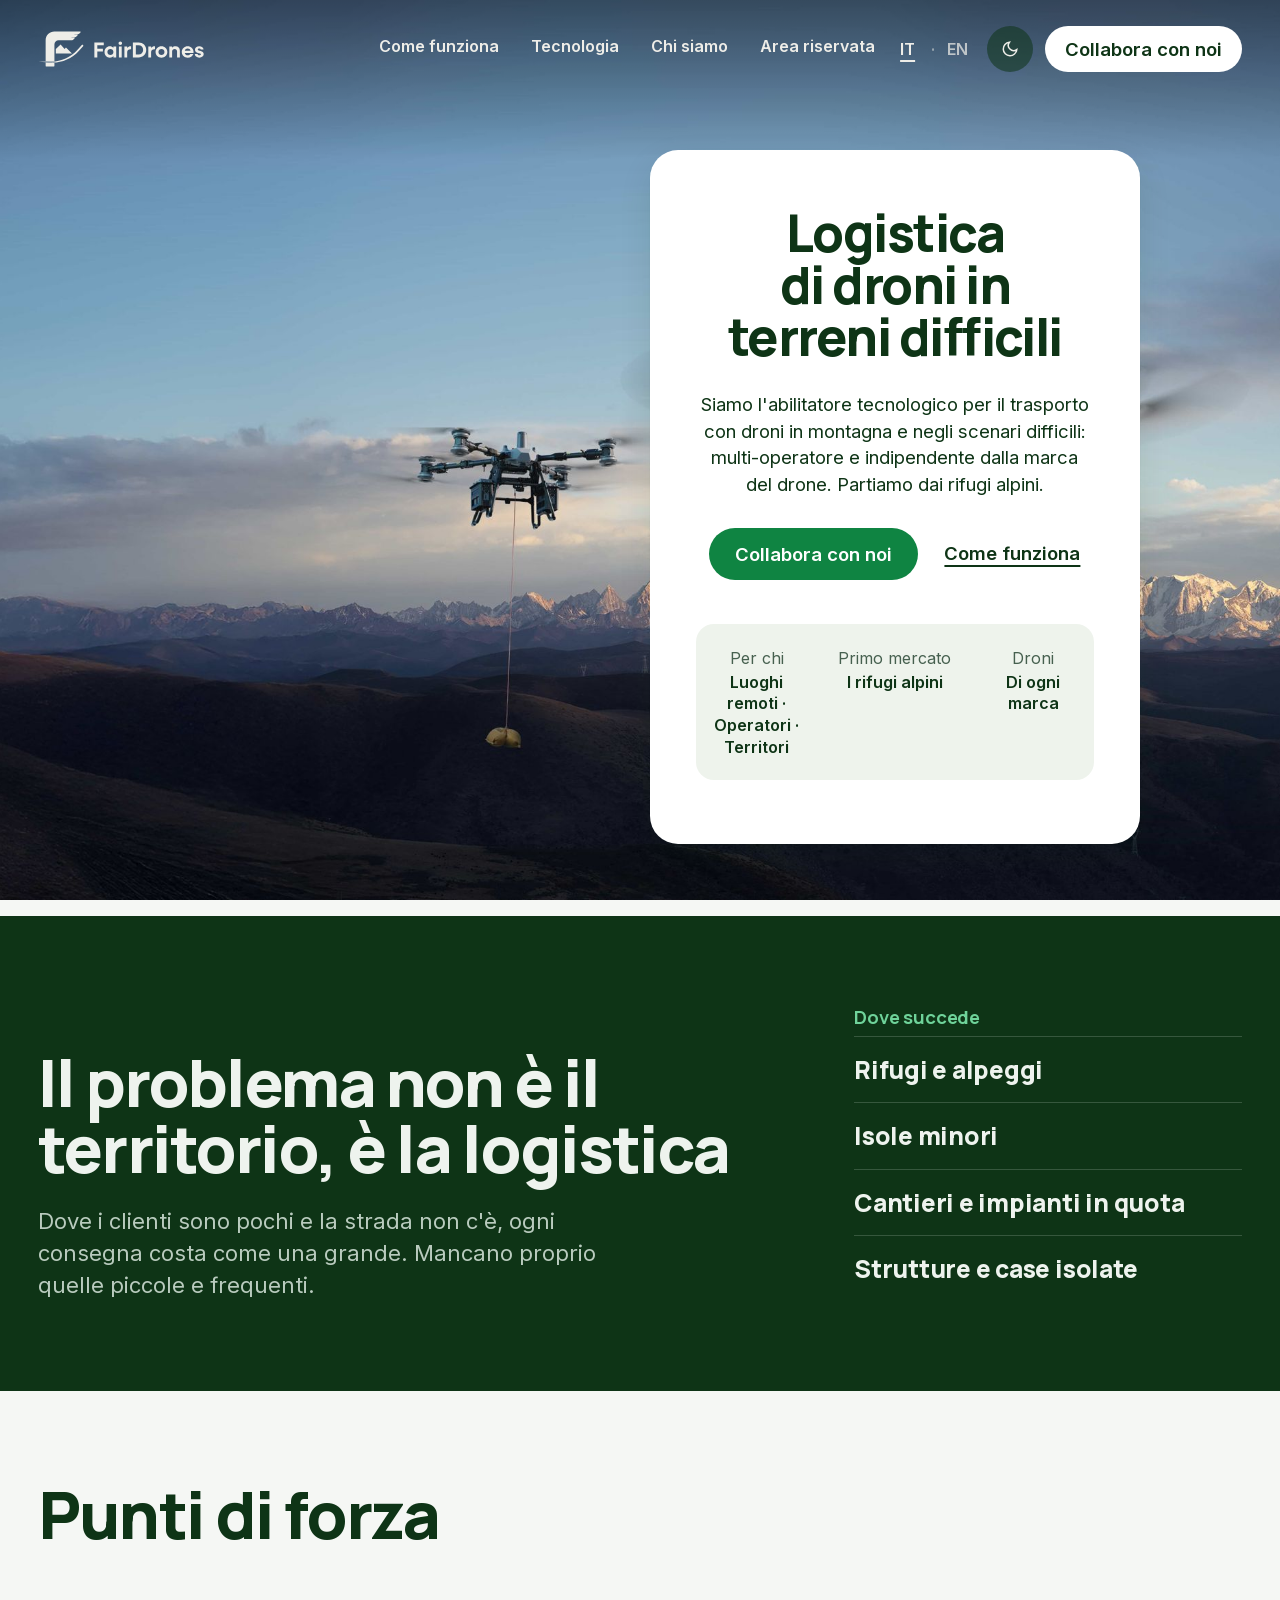
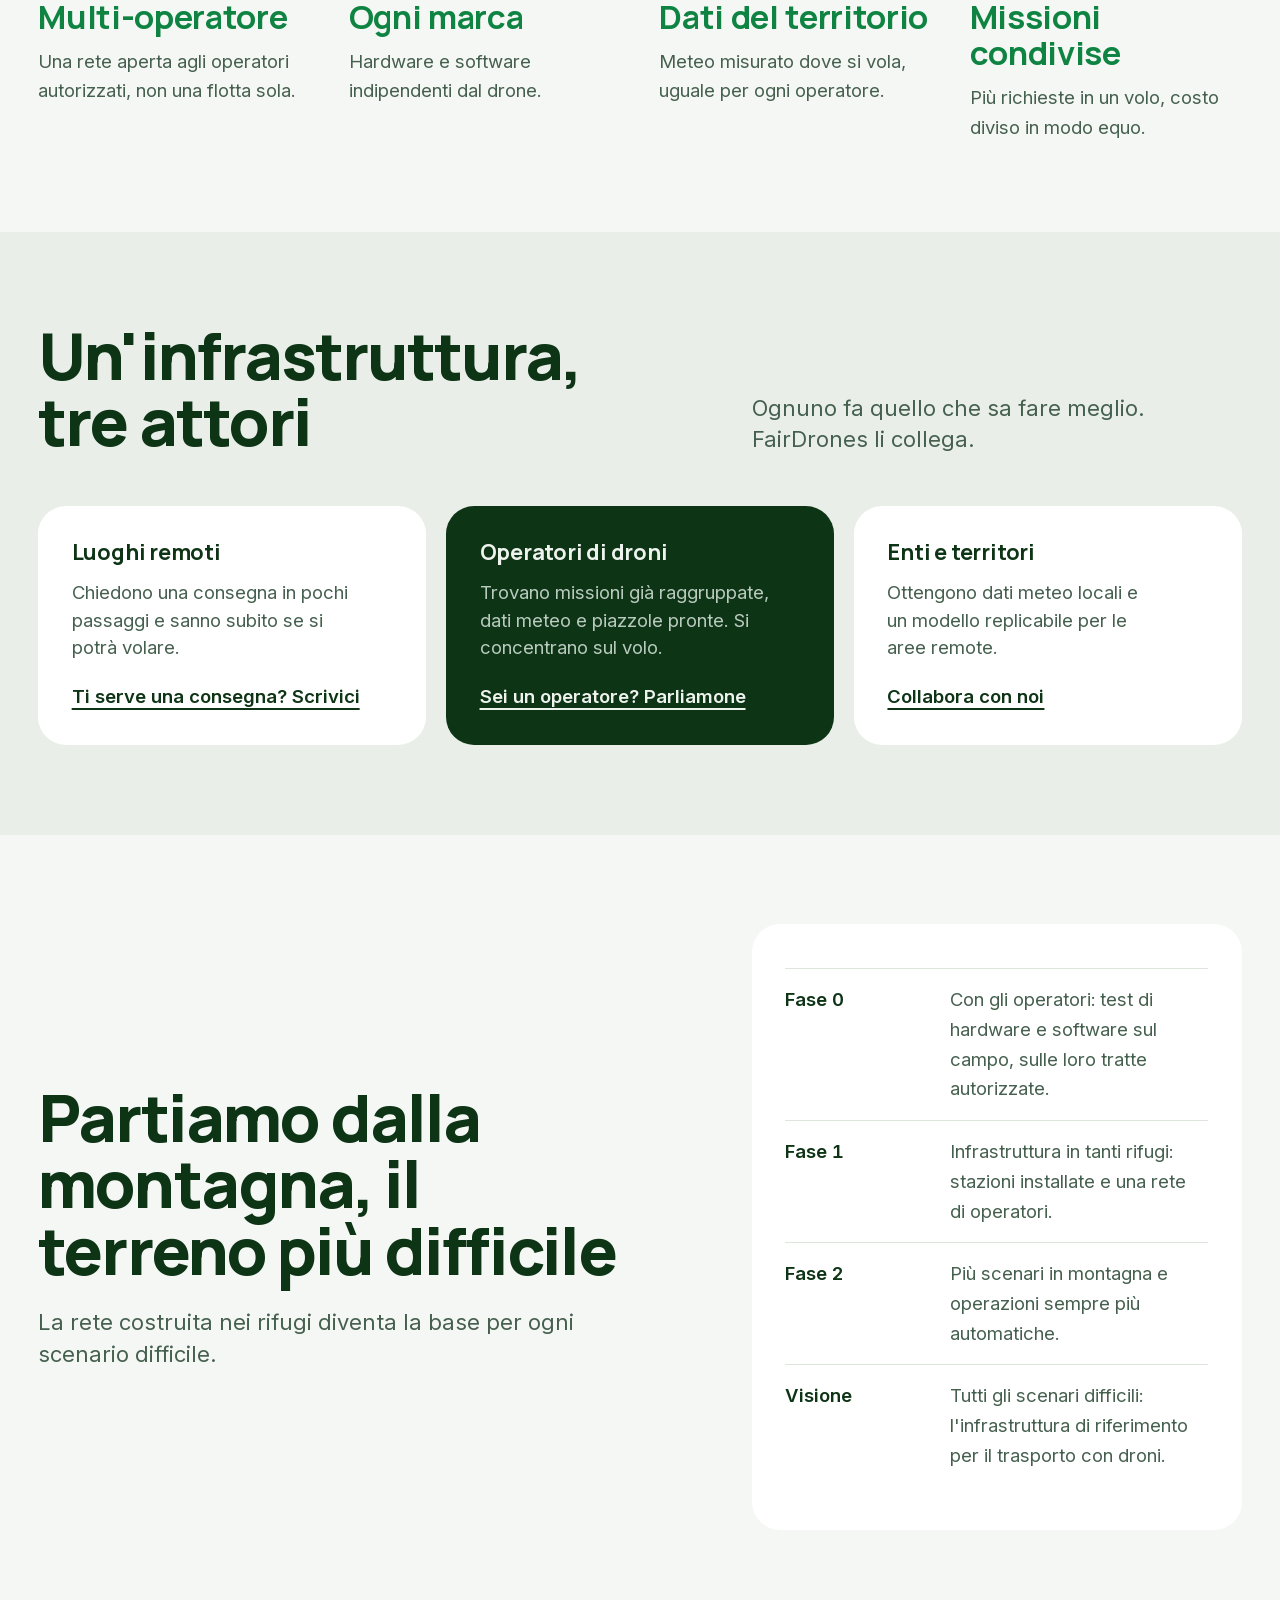
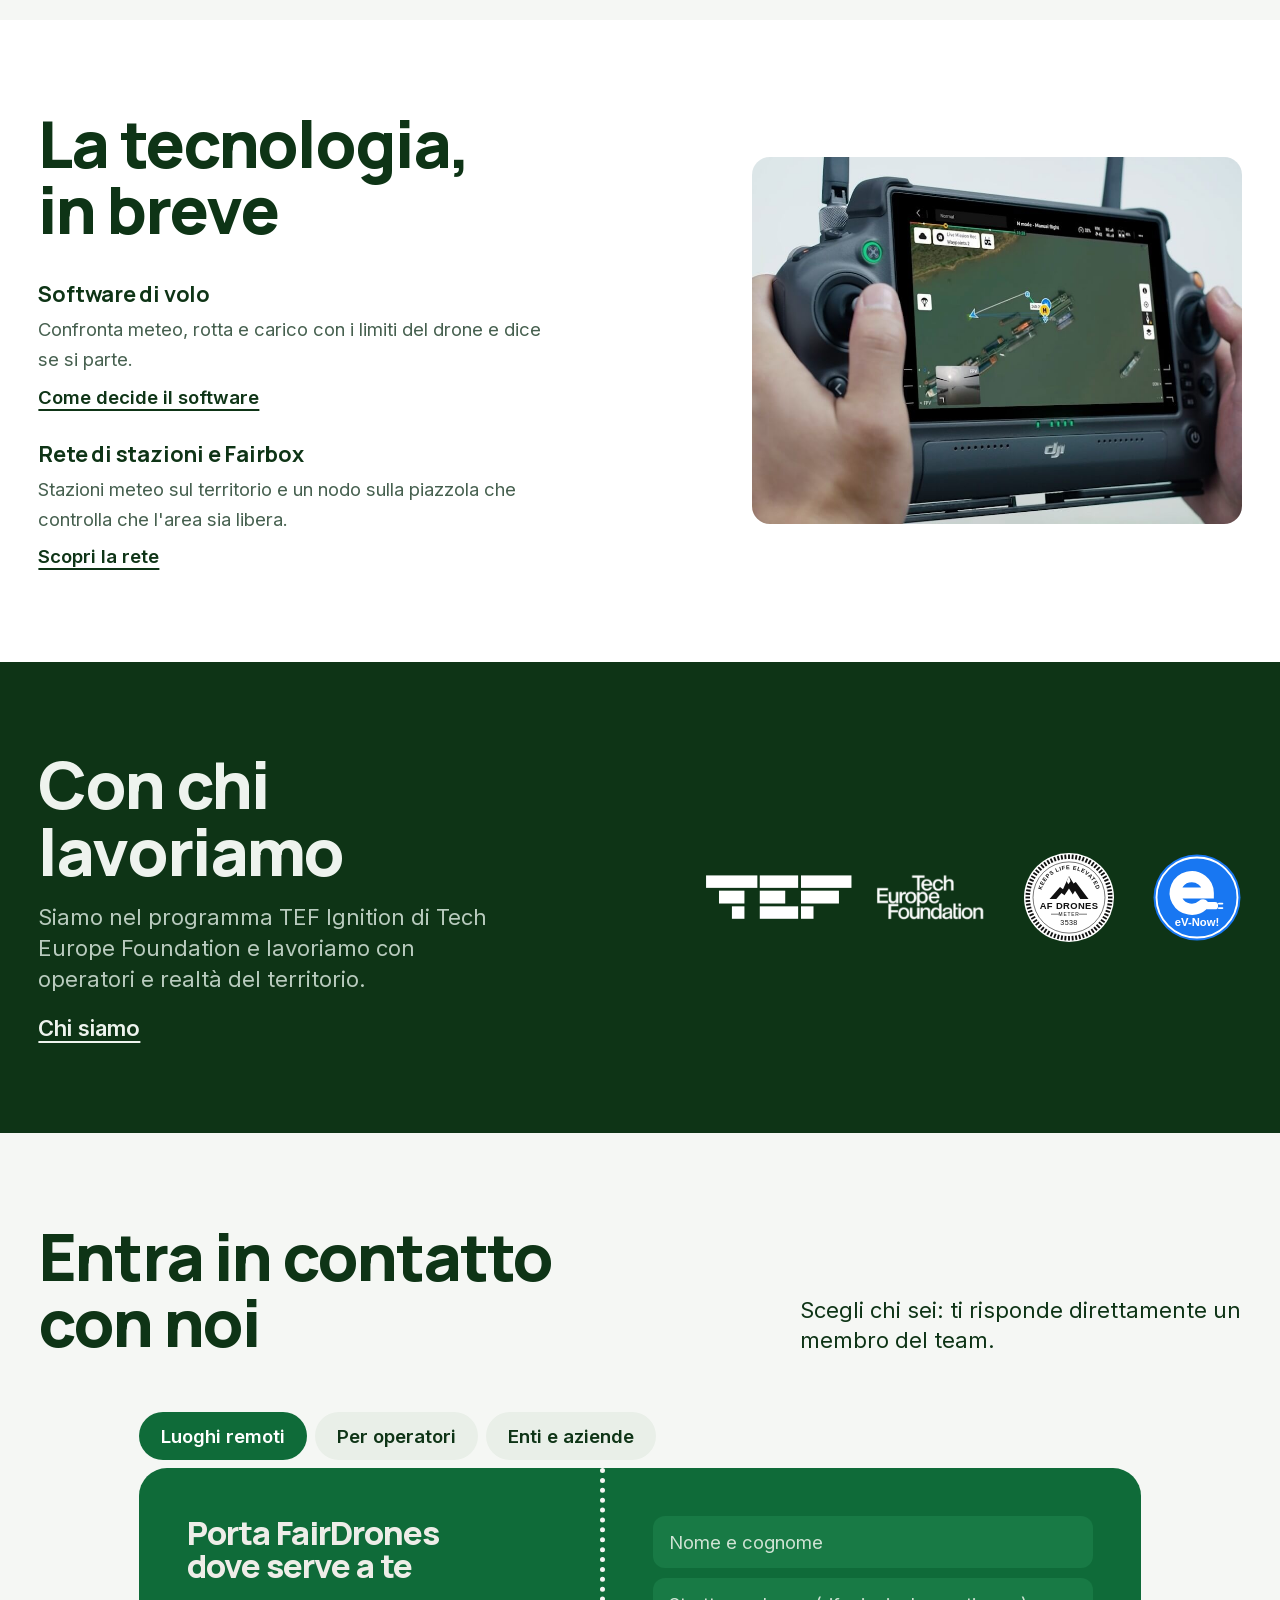
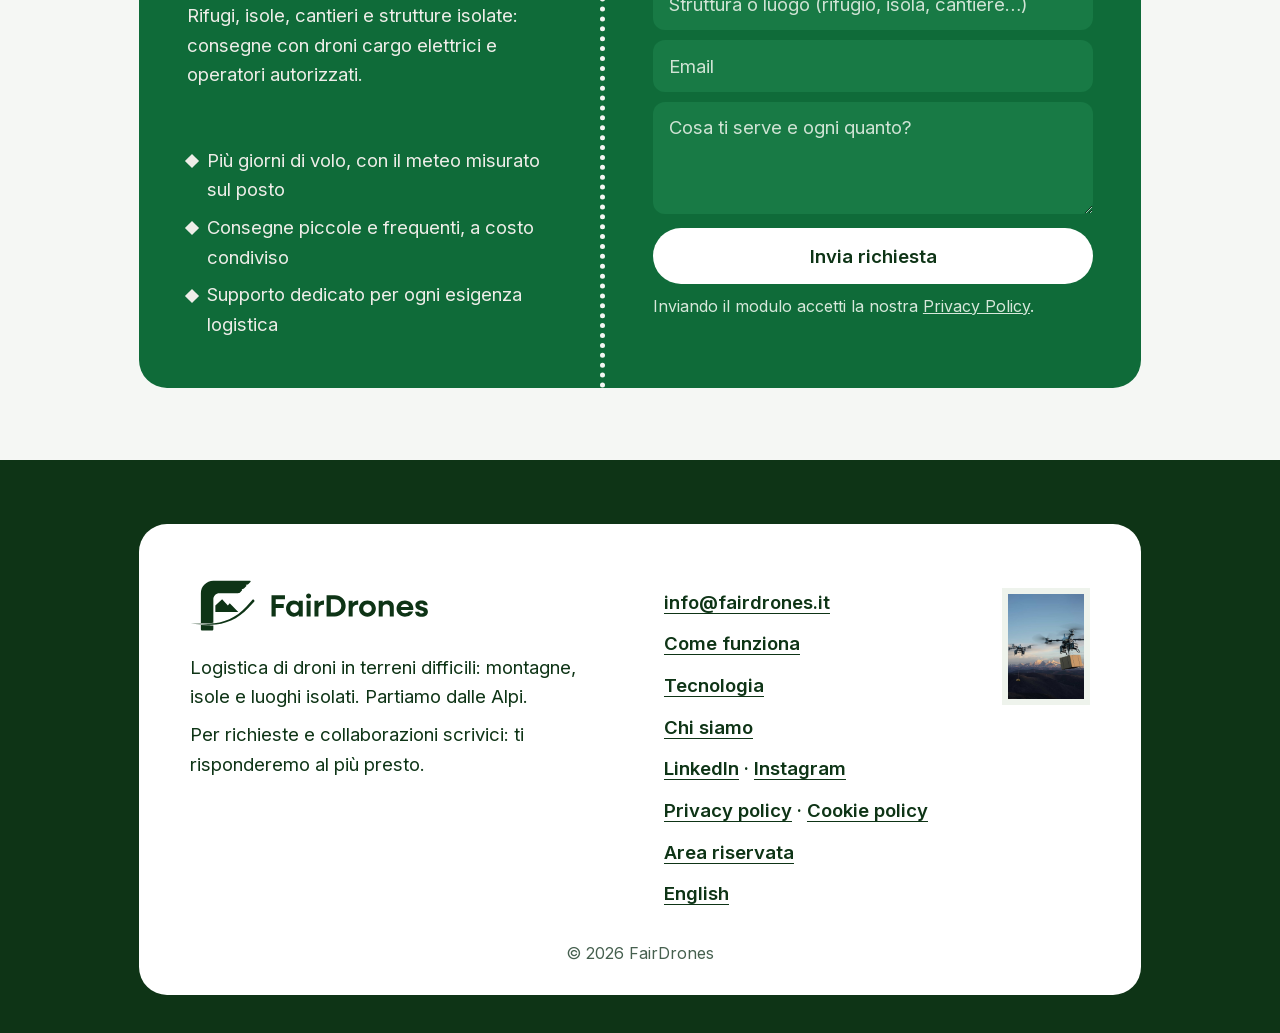
<file: fairdrones-redesign/index.html>
<!DOCTYPE html>
<html lang="it">
<head>
<meta charset="UTF-8">
<meta name="viewport" content="width=device-width, initial-scale=1">
<title>FairDrones · Logistica di droni in terreni difficili</title>
<meta name="description" content="FairDrones è l'abilitatore tecnologico per il trasporto con droni in montagna e negli scenari difficili: multi-operatore, indipendente dalla marca del drone. Partiamo dai rifugi alpini.">
<link rel="canonical" href="https://fairdrones.it/">
<link rel="alternate" hreflang="it" href="https://fairdrones.it/">
<link rel="alternate" hreflang="en" href="https://fairdrones.it/en/">
<link rel="alternate" hreflang="x-default" href="https://fairdrones.it/">
<meta property="og:type" content="website">
<meta property="og:site_name" content="FairDrones">
<meta property="og:title" content="FairDrones · Logistica di droni in terreni difficili">
<meta property="og:description" content="L'abilitatore tecnologico per il trasporto con droni in montagna e negli scenari difficili: multi-operatore e indipendente dalla marca del drone.">
<meta property="og:url" content="https://fairdrones.it/">
<meta property="og:image" content="https://fairdrones.it/assets/img/flycart-1200.jpg">
<meta property="og:image:width" content="1200">
<meta property="og:image:height" content="657">
<meta property="og:locale" content="it_IT">
<meta property="og:locale:alternate" content="en_GB">
<meta name="twitter:card" content="summary_large_image">
<meta name="twitter:title" content="FairDrones · Logistica di droni in terreni difficili">
<meta name="twitter:description" content="L'abilitatore tecnologico per il trasporto con droni in montagna e negli scenari difficili: multi-operatore e indipendente dalla marca del drone.">
<meta name="twitter:image" content="https://fairdrones.it/assets/img/flycart-1200.jpg">
<link rel="icon" href="assets/img/favicon.svg" type="image/svg+xml">
<link rel="icon" href="assets/img/favicon-32.png" sizes="32x32" type="image/png">
<link rel="apple-touch-icon" href="assets/img/apple-touch-icon.png">
<link rel="preload" href="assets/fonts/manrope-latin.woff2" as="font" type="font/woff2" crossorigin>
<link rel="preload" href="assets/fonts/inter-latin.woff2" as="font" type="font/woff2" crossorigin>
<link rel="stylesheet" href="assets/style.css">
<script>
  // Applica il tema salvato prima del rendering (evita il flash)
  try { const t = localStorage.getItem('theme'); if (t) document.documentElement.setAttribute('data-theme', t); } catch (e) {}
  document.documentElement.classList.add('js');
</script>
<script src="assets/site.js" defer></script>
</head>
<body data-page="home">

<main class="sheet-stack">

  <!-- HERO: la bolla di consegna appoggiata sulla fotografia -->
  <section class="hero" aria-labelledby="hero-title">
    <img class="hero-photo" src="assets/img/flycart-2400.jpg" srcset="assets/img/flycart-1200.jpg 1200w, assets/img/flycart-2400.jpg 2400w" sizes="100vw" width="2400" height="1314" alt="Due droni cargo in volo sopra le montagne innevate, uno con un carico appeso">

    <header class="topbar">
      <a href="#" class="wordmark" aria-label="FairDrones, homepage"><svg class="wm-mark" viewBox="278 118 286 224" aria-hidden="true" focusable="false"><g fill="currentColor"><path d="M 350.3 311.0 L 355.9 311.4 C 364.1 311.9 372.1 312.0 380.2 311.6 L 380.2 310.0 C 374.2 310.6 368.1 310.9 362.0 310.9 Z M 350.3 311.0"/><path d="M 369.9 316.8 C 365.2 316.8 360.4 316.7 355.6 316.4 L 325.6 314.4 L 325.6 333.5 C 325.6 336.6 328.1 339.2 331.3 339.2 L 374.5 339.2 C 377.6 339.2 380.2 336.6 380.2 333.5 L 380.2 316.6 C 376.8 316.7 373.3 316.8 369.9 316.8"/><path d="M 362.0 305.9 C 368.1 305.9 374.2 305.6 380.2 305.0 L 380.2 201.7 C 380.2 187.2 391.9 175.5 406.4 175.5 L 489.3 175.5 C 489.8 175.5 490.3 175.4 490.8 175.4 C 493.1 175.2 495.2 174.2 496.9 172.6 L 505.2 164.2 C 506.3 163.1 506.8 161.5 506.2 160.1 C 505.6 158.6 504.3 157.7 502.7 157.7 L 486.4 157.7 L 486.4 157.0 L 508.4 157.0 C 511.0 157.0 513.5 156.0 515.3 154.1 L 523.8 145.7 C 524.8 144.6 525.3 143.0 524.7 141.6 C 524.2 140.1 522.8 139.2 521.3 139.2 L 504.9 139.2 L 504.9 138.5 L 526.9 138.5 C 529.5 138.5 532.0 137.4 533.9 135.6 L 542.3 127.1 C 543.4 126.1 543.8 124.5 543.3 123.0 C 542.9 122.0 542.1 121.3 541.1 120.9 L 380.2 120.9 C 350.0 120.9 325.6 145.3 325.6 175.5 L 325.6 306.2 Z M 362.0 305.9"/><path d="M 489.3 258.0 L 389.0 258.0 L 389.0 229.7 L 418.6 202.1 L 443.7 229.7 L 451.9 220.1 Z M 489.3 258.0"/><path d="M 558.3 205.1 C 560.7 207.1 560.9 210.7 558.8 213.0 L 532.0 242.0 C 485.9 292.1 421.8 318.2 355.8 313.9 L 281.4 309.0 L 362.0 308.4 C 423.3 308.0 481.6 281.5 524.1 234.6 L 550.5 205.6 C 552.5 203.3 556.0 203.1 558.3 205.1"/></g></svg><svg class="wm-word" viewBox="178 383 486 75" aria-hidden="true" focusable="false"><g fill="currentColor"><path d="M 179.6 390.0 L 221.1 390.0 L 221.1 402.3 L 192.6 402.3 L 192.6 416.9 L 217.3 416.9 L 217.3 429.2 L 192.6 429.2 L 192.6 455.3 L 179.6 455.3 Z M 179.6 390.0"/><path d="M 263.7 431.1 C 263.7 423.6 258.0 417.8 250.3 417.8 C 242.8 417.8 237.1 423.6 237.1 431.1 C 237.1 438.7 242.8 444.5 250.3 444.5 C 258.0 444.5 263.7 438.7 263.7 431.1 M 224.4 431.1 C 224.4 416.8 234.5 405.9 248.0 405.9 C 254.4 405.9 259.8 408.4 263.7 412.7 L 263.7 407.0 L 276.0 407.0 L 276.0 455.3 L 263.7 455.3 L 263.7 449.6 C 259.8 453.8 254.4 456.4 248.0 456.4 C 234.5 456.4 224.4 445.5 224.4 431.1"/><path d="M 287.9 407.0 L 300.2 407.0 L 300.2 455.3 L 287.9 455.3 Z M 286.3 392.5 C 286.3 388.2 289.7 384.9 294.1 384.9 C 298.4 384.9 301.8 388.2 301.8 392.5 C 301.8 396.9 298.4 400.2 294.1 400.2 C 289.7 400.2 286.3 396.9 286.3 392.5"/><path d="M 312.1 407.0 L 324.4 407.0 L 324.4 414.3 C 328.2 409.3 333.4 406.3 339.8 406.3 L 341.6 406.3 L 341.6 418.9 L 339.8 418.9 C 329.9 418.9 324.4 424.1 324.4 432.3 L 324.4 455.3 L 312.1 455.3 Z M 312.1 407.0"/><path d="M 362.6 402.3 L 362.6 443.0 L 374.8 443.0 C 386.3 443.0 394.9 434.3 394.9 422.6 C 394.9 411.0 386.3 402.3 374.8 402.3 Z M 349.5 390.0 L 375.0 390.0 C 394.1 390.0 408.4 404.0 408.4 422.6 C 408.4 441.3 394.1 455.3 375.0 455.3 L 349.5 455.3 Z M 349.5 390.0"/><path d="M 417.6 407.0 L 429.9 407.0 L 429.9 414.3 C 433.7 409.3 438.9 406.3 445.3 406.3 L 447.1 406.3 L 447.1 418.9 L 445.3 418.9 C 435.4 418.9 429.9 424.1 429.9 432.3 L 429.9 455.3 L 417.6 455.3 Z M 417.6 407.0"/><path d="M 488.9 431.1 C 488.9 423.6 483.3 417.8 475.6 417.8 C 468.1 417.8 462.4 423.6 462.4 431.1 C 462.4 438.7 468.1 444.5 475.6 444.5 C 483.3 444.5 488.9 438.7 488.9 431.1 M 449.7 431.1 C 449.7 416.8 460.9 405.9 475.6 405.9 C 490.4 405.9 501.5 416.8 501.5 431.1 C 501.5 445.5 490.4 456.4 475.6 456.4 C 460.9 456.4 449.7 445.5 449.7 431.1"/><path d="M 510.3 407.0 L 522.6 407.0 L 522.6 412.4 C 526.4 408.1 531.7 405.9 538.0 405.9 C 549.3 405.9 556.8 413.3 556.8 424.6 L 556.8 455.3 L 544.5 455.3 L 544.5 428.6 C 544.5 422.1 540.3 417.8 534.0 417.8 C 527.2 417.8 522.6 422.1 522.6 428.8 L 522.6 455.3 L 510.3 455.3 Z M 510.3 407.0"/><path d="M 578.6 426.4 L 604.0 426.4 C 602.5 420.5 597.6 416.6 591.2 416.6 C 585.0 416.6 580.3 420.4 578.6 426.4 M 565.3 431.1 C 565.3 416.8 576.5 405.9 591.2 405.9 C 606.0 405.9 617.2 416.8 617.2 431.3 C 617.2 432.6 617.1 434.2 616.8 435.4 L 578.5 435.4 C 580.1 441.6 585.1 445.7 591.7 445.7 C 596.7 445.7 600.9 443.4 603.1 440.3 L 616.4 440.3 C 612.7 449.9 603.2 456.4 591.4 456.4 C 576.5 456.4 565.3 445.5 565.3 431.1"/><path d="M 622.7 440.8 L 635.1 440.8 C 635.1 444.1 638.4 446.3 642.8 446.3 C 646.9 446.3 649.7 444.4 649.7 441.8 C 649.7 434.0 623.5 438.5 623.5 421.2 C 623.5 411.5 631.6 405.9 642.2 405.9 C 653.5 405.9 661.3 412.1 661.3 420.7 L 649.0 420.7 C 649.0 417.9 646.2 415.9 642.1 415.9 C 638.4 415.9 635.8 417.6 635.8 420.1 C 635.8 427.7 662.1 423.3 662.1 440.6 C 662.1 450.1 654.3 456.4 642.8 456.4 C 630.8 456.4 622.7 449.9 622.7 440.8"/></g></svg></a>
      <nav class="toplinks" id="site-nav" aria-label="Sezioni">
        <a href="come-funziona.html">Come funziona</a>
        <a href="tecnologia.html">Tecnologia</a>
        <a href="chi-siamo.html">Chi siamo</a>
        <a href="/area-riservata">Area riservata</a>
        <a href="#contatti" class="nav-contact">Contatti</a>
      </nav>
      <div class="topactions">
        <nav class="lang" aria-label="Lingua">
          <a href="./" lang="it" aria-current="page" aria-label="Italiano">IT</a><span aria-hidden="true">·</span><a href="en/" lang="en" hreflang="en" aria-label="English">EN</a>
        </nav>
        <button id="theme-toggle" type="button" aria-label="Cambia tema">
          <svg class="sun-icon" viewBox="0 0 24 24" fill="none" stroke="currentColor" stroke-width="2" aria-hidden="true"><circle cx="12" cy="12" r="5"/><path d="M12 1v2M12 21v2M4.22 4.22l1.42 1.42M18.36 18.36l1.42 1.42M1 12h2M21 12h2M4.22 19.78l1.42-1.42M18.36 5.64l1.42-1.42"/></svg>
          <svg class="moon-icon" viewBox="0 0 24 24" fill="none" stroke="currentColor" stroke-width="2" aria-hidden="true"><path d="M21 12.79A9 9 0 1 1 11.21 3 7 7 0 0 0 21 12.79z"/></svg>
        </button>
        <a href="#contatti" class="btn btn-ink nav-cta" aria-label="Collabora con noi"><span class="cta-long" aria-hidden="true">Collabora con noi</span><span class="cta-short" aria-hidden="true">Contatti</span></a>
        <button class="menu-toggle" type="button" aria-expanded="false" aria-controls="site-nav">Menu</button>
      </div>
    </header>

    <article class="card waybill">
      <h1 id="hero-title" class="display" data-rise>Logistica di droni in terreni difficili</h1>
      <p class="card-lead" data-rise>Siamo l'abilitatore tecnologico per il trasporto con droni in montagna e negli scenari difficili: multi-operatore e indipendente dalla marca del drone. Partiamo dai rifugi alpini.</p>
      <p class="card-actions" data-rise>
        <a href="#contatti" class="btn btn-accent">Collabora con noi</a>
        <a href="come-funziona.html" class="textlink">Come funziona</a>
      </p>

      <dl class="waybill-fields" data-rise>
        <div><dt>Per chi</dt><dd>Luoghi remoti · Operatori · Territori</dd></div>
        <div><dt>Primo mercato</dt><dd>I rifugi alpini</dd></div>
        <div><dt>Droni</dt><dd>Di ogni marca</dd></div>
      </dl>

    </article>
  </section>

  <!-- IL PROBLEMA: la tassa dell'isolamento -->
  <section class="problem" id="problema" aria-labelledby="problem-title">
    <div class="grid">
      <div class="problem-copy">
        <h2 id="problem-title" class="display head" data-rise>Il problema non è il territorio, è la logistica</h2>
        <p class="problem-text" data-rise>Dove i clienti sono pochi e la strada non c'è, ogni consegna costa come una grande. Mancano proprio quelle piccole e frequenti.</p>
      </div>
      <div class="problem-places" data-rise>
        <h3>Dove succede</h3>
        <ul class="uses">
          <li>Rifugi e alpeggi</li>
          <li>Isole minori</li>
          <li>Cantieri e impianti in quota</li>
          <li>Strutture e case isolate</li>
        </ul>
      </div>
    </div>
  </section>

  <!-- PUNTI DI FORZA -->
  <section class="pillars" id="punti-di-forza" aria-labelledby="pillars-title">
    <div class="grid">
      <h2 id="pillars-title" class="display head pillars-title" data-rise>Punti di forza</h2>
    </div>
    <ul class="pillars-grid" data-rise>
        <li class="pillar"><h3>Multi-operatore</h3><p>Una rete aperta agli operatori autorizzati, non una flotta sola.</p></li>
        <li class="pillar"><h3>Ogni marca</h3><p>Hardware e software indipendenti dal drone.</p></li>
        <li class="pillar"><h3>Dati del territorio</h3><p>Meteo misurato dove si vola, uguale per ogni operatore.</p></li>
        <li class="pillar"><h3>Missioni condivise</h3><p>Più richieste in un volo, costo diviso in modo equo.</p></li>
    </ul>
  </section>

  <!-- ECOSISTEMA: chi partecipa e cosa ottiene -->
  <section class="eco" id="ecosistema" aria-labelledby="eco-title">
    <div class="grid eco-top">
      <h2 id="eco-title" class="display head" data-rise>Un'infrastruttura,<br> tre attori</h2>
      <p class="eco-lead" data-rise>Ognuno fa quello che sa fare meglio. FairDrones li collega.</p>
    </div>
    <ul class="eco-grid">
      <li class="eco-card" data-rise>
        <h3>Luoghi remoti</h3>
        <p>Chiedono una consegna in pochi passaggi e sanno subito se si potrà volare.</p>
        <a href="#contatti-rifugi" class="textlink">Ti serve una consegna? Scrivici</a>
      </li>
      <li class="eco-card eco-card-key" data-rise>
        <h3>Operatori di droni</h3>
        <p>Trovano missioni già raggruppate, dati meteo e piazzole pronte. Si concentrano sul volo.</p>
        <a href="#contatti-operatori" class="textlink">Sei un operatore? Parliamone</a>
      </li>
      <li class="eco-card" data-rise>
        <h3>Enti e territori</h3>
        <p>Ottengono dati meteo locali e un modello replicabile per le aree remote.</p>
        <a href="#contatti-enti" class="textlink">Collabora con noi</a>
      </li>
    </ul>
  </section>

  <!-- SCALABILITÀ: dalla montagna a ogni terreno difficile -->
  <section class="scale" id="crescita" aria-labelledby="scale-title">
    <div class="grid">
      <div class="scale-copy">
        <h2 id="scale-title" class="display head" data-rise>Partiamo dalla montagna, il terreno più difficile</h2>
        <p class="scale-text" data-rise>La rete costruita nei rifugi diventa la base per ogni scenario difficile.</p>
      </div>
      <div class="slip roadmap" data-rise>
        <ol>
          <li><p class="roadmap-when">Fase 0</p><p>Con gli operatori: test di hardware e software sul campo, sulle loro tratte autorizzate.</p></li>
          <li><p class="roadmap-when">Fase 1</p><p>Infrastruttura in tanti rifugi: stazioni installate e una rete di operatori.</p></li>
          <li><p class="roadmap-when">Fase 2</p><p>Più scenari in montagna e operazioni sempre più automatiche.</p></li>
          <li><p class="roadmap-when">Visione</p><p>Tutti gli scenari difficili: l'infrastruttura di riferimento per il trasporto con droni.</p></li>
        </ol>
      </div>
    </div>
  </section>

  <!-- LA TECNOLOGIA, IN BREVE -->
  <section class="brief" id="tecnologia" aria-labelledby="brief-title">
    <div class="grid">
      <div class="brief-body">
        <h2 id="brief-title" class="display head" data-rise>La tecnologia, in breve</h2>
        <ul class="brief-list" data-rise>
        <li>
          <h3>Software di volo</h3>
          <p>Confronta meteo, rotta e carico con i limiti del drone e dice se si parte.</p>
          <a href="come-funziona.html#come-decide" class="textlink">Come decide il software</a>
        </li>
        <li>
          <h3>Rete di stazioni e Fairbox</h3>
          <p>Stazioni meteo sul territorio e un nodo sulla piazzola che controlla che l'area sia libera.</p>
          <a href="tecnologia.html" class="textlink">Scopri la rete</a>
        </li>
        </ul>
      </div>
      <figure class="ph brief-photo" data-rise><img src="assets/img/IMG-20261015-WA0006.jpg" width="1280" height="720" alt="Mani che tengono un radiocomando per droni con la rotta di volo sullo schermo" loading="lazy"></figure>
    </div>
  </section>

  <!-- CON CHI LAVORIAMO, IN BREVE -->
  <section class="logos" aria-labelledby="logos-title">
    <div class="grid">
      <div class="logos-copy">
        <h2 id="logos-title" class="display head" data-rise>Con chi lavoriamo</h2>
        <p data-rise>Siamo nel programma TEF Ignition di Tech Europe Foundation e lavoriamo con operatori e realtà del territorio.</p>
        <p data-rise><a href="chi-siamo.html" class="textlink">Chi siamo</a></p>
      </div>
      <ul class="logos-row" data-rise>
        <li class="logos-tef"><img src="assets/img/tef-logo.svg" width="698" height="122" alt="TEF, Tech Europe Foundation" loading="lazy"></li>
        <li><img src="assets/img/partner-af-drones.svg" width="240" height="240" alt="AF Drones" loading="lazy"></li>
        <li><img src="assets/img/partner-ev-now.svg" width="240" height="240" alt="eV-Now!" loading="lazy"></li>
      </ul>
    </div>
  </section>

  <!-- CONTATTI: il coupon da ritagliare -->
  <section id="contatti" class="contact" aria-labelledby="contatti-title">
    <div class="contact-head">
      <h2 id="contatti-title" class="display head" data-rise>Entra in contatto<br> con noi</h2>
      <p class="contact-lead" data-rise>Scegli chi sei: ti risponde direttamente un membro del team.</p>
    </div>

    <span id="contatti-rifugi" class="tab-anchor"></span><span id="contatti-operatori" class="tab-anchor"></span><span id="contatti-enti" class="tab-anchor"></span>
    <div class="contact-tabs" data-tabs>
      <div class="tablist" role="tablist" aria-label="Tipo di contatto" data-rise>
        <button class="tab" role="tab" aria-selected="true" aria-controls="panel-rifugi" id="tab-rifugi" tabindex="0">Luoghi remoti</button>
        <button class="tab" role="tab" aria-selected="false" aria-controls="panel-operatori" id="tab-operatori" tabindex="-1">Per operatori</button>
        <button class="tab" role="tab" aria-selected="false" aria-controls="panel-aziende" id="tab-aziende" tabindex="-1">Enti e aziende</button>
      </div>

      <!-- SCHERMATA 1: PER RIFUGI -->
      <div id="panel-rifugi" class="panel coupon" role="tabpanel" aria-labelledby="tab-rifugi">
        <div class="coupon-left">
          <h3 class="display coupon-title">Porta FairDrones<br> dove serve a te</h3>
          <p>Rifugi, isole, cantieri e strutture isolate: consegne con droni cargo elettrici e operatori autorizzati.</p>
          <ul class="checks">
            <li>Più giorni di volo, con il meteo misurato sul posto</li>
            <li>Consegne piccole e frequenti, a costo condiviso</li>
            <li>Supporto dedicato per ogni esigenza logistica</li>
          </ul>
        </div>
        <form class="contact-form coupon-right" name="contatto-rifugi" action="/grazie.html" method="POST" data-netlify="true" netlify-honeypot="bot-field">
          <input type="hidden" name="form-name" value="contatto-rifugi">
          <input type="hidden" name="subject" data-remove-prefix value="Nuova richiesta dal sito FairDrones — Luogo remoto">
          <input type="hidden" name="tipo" value="Luogo remoto">
          <input type="hidden" name="lingua" value="IT">
          <input type="text" name="bot-field" class="hp" tabindex="-1" autocomplete="off" data-lpignore="true" data-1p-ignore aria-hidden="true">
          <label class="sr" for="rifugio-nome">Nome e Cognome</label>
          <input type="text" id="rifugio-nome" name="nome" placeholder="Nome e cognome" autocomplete="name" required>
          <label class="sr" for="rifugio-struttura">Struttura o luogo</label>
          <input type="text" id="rifugio-struttura" name="rifugio" placeholder="Struttura o luogo (rifugio, isola, cantiere…)" required>
          <label class="sr" for="rifugio-email">Email</label>
          <input type="email" id="rifugio-email" name="email" placeholder="Email" autocomplete="email" required>
          <label class="sr" for="rifugio-messaggio">Messaggio / Richiesta</label>
          <textarea id="rifugio-messaggio" name="messaggio" placeholder="Cosa ti serve e ogni quanto?"></textarea>
          <button type="submit" class="btn btn-submit">Invia richiesta</button>
          <p class="form-note">Inviando il modulo accetti la nostra <a href="privacy-policy.html">Privacy Policy</a>.</p>
          <p class="form-status" role="status" aria-live="polite"></p>
        </form>
      </div>

      <!-- SCHERMATA 2: PER OPERATORI -->
      <div id="panel-operatori" class="panel coupon" role="tabpanel" aria-labelledby="tab-operatori" hidden>
        <div class="coupon-left">
          <h3 class="display coupon-title">Voli in montagna?<br> Lavoriamo insieme</h3>
          <p>Cerchiamo operatori che vogliano portare i loro droni dove oggi vola solo l'elicottero.</p>
          <ul class="checks">
            <li>Richieste già raccolte e raggruppate</li>
            <li>Dati meteo di valle e piazzole attrezzate</li>
            <li>Supporto tecnico e normativo</li>
          </ul>
        </div>
        <form class="contact-form coupon-right" name="contatto-operatori" action="/grazie.html" method="POST" data-netlify="true" netlify-honeypot="bot-field">
          <input type="hidden" name="form-name" value="contatto-operatori">
          <input type="hidden" name="subject" data-remove-prefix value="Nuovo operatore dal sito FairDrones">
          <input type="hidden" name="tipo" value="Operatore">
          <input type="hidden" name="lingua" value="IT">
          <input type="text" name="bot-field" class="hp" tabindex="-1" autocomplete="off" data-lpignore="true" data-1p-ignore aria-hidden="true">
          <label class="sr" for="operatore-nome">Nome e Cognome</label>
          <input type="text" id="operatore-nome" name="nome" placeholder="Nome e cognome" autocomplete="name" required>
          <label class="sr" for="operatore-azienda">Operatore / Azienda</label>
          <input type="text" id="operatore-azienda" name="azienda" placeholder="Operatore o azienda" autocomplete="organization" required>
          <label class="sr" for="operatore-email">Email</label>
          <input type="email" id="operatore-email" name="email" placeholder="Email" autocomplete="email" required>
          <label class="sr" for="operatore-mezzi">Mezzi</label>
          <select id="operatore-mezzi" name="mezzi">
            <option value="" selected>Che droni usate?</option>
            <option>Droni cargo</option>
            <option>Droni per rilievi e ispezioni</option>
            <option>Altro</option>
          </select>
          <label class="sr" for="operatore-stato">Autorizzazione</label>
          <select id="operatore-stato" name="stato">
            <option value="" selected>A che punto siete con l'autorizzazione?</option>
            <option>Già autorizzato in categoria Specific</option>
            <option>Autorizzazione in corso</option>
            <option>Non ancora</option>
          </select>
          <label class="sr" for="operatore-messaggio">Messaggio</label>
          <textarea id="operatore-messaggio" name="messaggio" placeholder="Dove operate e cosa vorreste fare in montagna?"></textarea>
          <button type="submit" class="btn btn-submit">Candidati come operatore</button>
          <p class="form-note">Inviando il modulo accetti la nostra <a href="privacy-policy.html">Privacy Policy</a>.</p>
          <p class="form-status" role="status" aria-live="polite"></p>
        </form>
      </div>

      <!-- SCHERMATA 3: ENTI E AZIENDE -->
      <div id="panel-aziende" class="panel coupon" role="tabpanel" aria-labelledby="tab-aziende" hidden>
        <div class="coupon-left">
          <h3 class="display coupon-title">Enti, aziende<br> e centri di ricerca</h3>
          <p>Comuni, comunità montane, centri di competenza e aziende: costruiamo insieme l'infrastruttura per le aree remote.</p>
          <ul class="checks">
            <li>Risposta entro pochi giorni lavorativi</li>
            <li>Contatto diretto con i fondatori</li>
          </ul>
        </div>
        <form class="contact-form coupon-right" name="contatto-aziende" action="/grazie.html" method="POST" data-netlify="true" netlify-honeypot="bot-field">
          <input type="hidden" name="form-name" value="contatto-aziende">
          <input type="hidden" name="subject" data-remove-prefix value="Nuova proposta dal sito FairDrones — Ente o azienda">
          <input type="hidden" name="tipo" value="Ente / Azienda">
          <input type="hidden" name="lingua" value="IT">
          <input type="text" name="bot-field" class="hp" tabindex="-1" autocomplete="off" data-lpignore="true" data-1p-ignore aria-hidden="true">
          <label class="sr" for="azienda-nome">Nome e Cognome</label>
          <input type="text" id="azienda-nome" name="nome" placeholder="Nome e cognome" autocomplete="name" required>
          <label class="sr" for="azienda-societa">Azienda / Organizzazione</label>
          <input type="text" id="azienda-societa" name="azienda" placeholder="Ente, azienda o organizzazione" autocomplete="organization" required>
          <label class="sr" for="azienda-email">Email aziendale</label>
          <input type="email" id="azienda-email" name="email" placeholder="Email aziendale" autocomplete="email" required>
          <label class="sr" for="azienda-messaggio">Proposta / Idea di collaborazione</label>
          <textarea id="azienda-messaggio" name="messaggio" placeholder="Raccontaci la tua idea o il tuo progetto"></textarea>
          <button type="submit" class="btn btn-submit">Proponi idea</button>
          <p class="form-note">Inviando il modulo accetti la nostra <a href="privacy-policy.html">Privacy Policy</a>.</p>
          <p class="form-status" role="status" aria-live="polite"></p>
        </form>
      </div>
    </div>
  </section>
</main>

<!-- FOOTER: il retro della bolla, scoperto dalla pagina che sale -->
<footer class="curtain">
  <div class="back-card">
    <div class="back-left">
      <p class="back-name" role="img" aria-label="FairDrones"><svg class="wm-mark" viewBox="278 118 286 224" aria-hidden="true" focusable="false"><g fill="currentColor"><path d="M 350.3 311.0 L 355.9 311.4 C 364.1 311.9 372.1 312.0 380.2 311.6 L 380.2 310.0 C 374.2 310.6 368.1 310.9 362.0 310.9 Z M 350.3 311.0"/><path d="M 369.9 316.8 C 365.2 316.8 360.4 316.7 355.6 316.4 L 325.6 314.4 L 325.6 333.5 C 325.6 336.6 328.1 339.2 331.3 339.2 L 374.5 339.2 C 377.6 339.2 380.2 336.6 380.2 333.5 L 380.2 316.6 C 376.8 316.7 373.3 316.8 369.9 316.8"/><path d="M 362.0 305.9 C 368.1 305.9 374.2 305.6 380.2 305.0 L 380.2 201.7 C 380.2 187.2 391.9 175.5 406.4 175.5 L 489.3 175.5 C 489.8 175.5 490.3 175.4 490.8 175.4 C 493.1 175.2 495.2 174.2 496.9 172.6 L 505.2 164.2 C 506.3 163.1 506.8 161.5 506.2 160.1 C 505.6 158.6 504.3 157.7 502.7 157.7 L 486.4 157.7 L 486.4 157.0 L 508.4 157.0 C 511.0 157.0 513.5 156.0 515.3 154.1 L 523.8 145.7 C 524.8 144.6 525.3 143.0 524.7 141.6 C 524.2 140.1 522.8 139.2 521.3 139.2 L 504.9 139.2 L 504.9 138.5 L 526.9 138.5 C 529.5 138.5 532.0 137.4 533.9 135.6 L 542.3 127.1 C 543.4 126.1 543.8 124.5 543.3 123.0 C 542.9 122.0 542.1 121.3 541.1 120.9 L 380.2 120.9 C 350.0 120.9 325.6 145.3 325.6 175.5 L 325.6 306.2 Z M 362.0 305.9"/><path d="M 489.3 258.0 L 389.0 258.0 L 389.0 229.7 L 418.6 202.1 L 443.7 229.7 L 451.9 220.1 Z M 489.3 258.0"/><path d="M 558.3 205.1 C 560.7 207.1 560.9 210.7 558.8 213.0 L 532.0 242.0 C 485.9 292.1 421.8 318.2 355.8 313.9 L 281.4 309.0 L 362.0 308.4 C 423.3 308.0 481.6 281.5 524.1 234.6 L 550.5 205.6 C 552.5 203.3 556.0 203.1 558.3 205.1"/></g></svg><svg class="wm-word" viewBox="178 383 486 75" aria-hidden="true" focusable="false"><g fill="currentColor"><path d="M 179.6 390.0 L 221.1 390.0 L 221.1 402.3 L 192.6 402.3 L 192.6 416.9 L 217.3 416.9 L 217.3 429.2 L 192.6 429.2 L 192.6 455.3 L 179.6 455.3 Z M 179.6 390.0"/><path d="M 263.7 431.1 C 263.7 423.6 258.0 417.8 250.3 417.8 C 242.8 417.8 237.1 423.6 237.1 431.1 C 237.1 438.7 242.8 444.5 250.3 444.5 C 258.0 444.5 263.7 438.7 263.7 431.1 M 224.4 431.1 C 224.4 416.8 234.5 405.9 248.0 405.9 C 254.4 405.9 259.8 408.4 263.7 412.7 L 263.7 407.0 L 276.0 407.0 L 276.0 455.3 L 263.7 455.3 L 263.7 449.6 C 259.8 453.8 254.4 456.4 248.0 456.4 C 234.5 456.4 224.4 445.5 224.4 431.1"/><path d="M 287.9 407.0 L 300.2 407.0 L 300.2 455.3 L 287.9 455.3 Z M 286.3 392.5 C 286.3 388.2 289.7 384.9 294.1 384.9 C 298.4 384.9 301.8 388.2 301.8 392.5 C 301.8 396.9 298.4 400.2 294.1 400.2 C 289.7 400.2 286.3 396.9 286.3 392.5"/><path d="M 312.1 407.0 L 324.4 407.0 L 324.4 414.3 C 328.2 409.3 333.4 406.3 339.8 406.3 L 341.6 406.3 L 341.6 418.9 L 339.8 418.9 C 329.9 418.9 324.4 424.1 324.4 432.3 L 324.4 455.3 L 312.1 455.3 Z M 312.1 407.0"/><path d="M 362.6 402.3 L 362.6 443.0 L 374.8 443.0 C 386.3 443.0 394.9 434.3 394.9 422.6 C 394.9 411.0 386.3 402.3 374.8 402.3 Z M 349.5 390.0 L 375.0 390.0 C 394.1 390.0 408.4 404.0 408.4 422.6 C 408.4 441.3 394.1 455.3 375.0 455.3 L 349.5 455.3 Z M 349.5 390.0"/><path d="M 417.6 407.0 L 429.9 407.0 L 429.9 414.3 C 433.7 409.3 438.9 406.3 445.3 406.3 L 447.1 406.3 L 447.1 418.9 L 445.3 418.9 C 435.4 418.9 429.9 424.1 429.9 432.3 L 429.9 455.3 L 417.6 455.3 Z M 417.6 407.0"/><path d="M 488.9 431.1 C 488.9 423.6 483.3 417.8 475.6 417.8 C 468.1 417.8 462.4 423.6 462.4 431.1 C 462.4 438.7 468.1 444.5 475.6 444.5 C 483.3 444.5 488.9 438.7 488.9 431.1 M 449.7 431.1 C 449.7 416.8 460.9 405.9 475.6 405.9 C 490.4 405.9 501.5 416.8 501.5 431.1 C 501.5 445.5 490.4 456.4 475.6 456.4 C 460.9 456.4 449.7 445.5 449.7 431.1"/><path d="M 510.3 407.0 L 522.6 407.0 L 522.6 412.4 C 526.4 408.1 531.7 405.9 538.0 405.9 C 549.3 405.9 556.8 413.3 556.8 424.6 L 556.8 455.3 L 544.5 455.3 L 544.5 428.6 C 544.5 422.1 540.3 417.8 534.0 417.8 C 527.2 417.8 522.6 422.1 522.6 428.8 L 522.6 455.3 L 510.3 455.3 Z M 510.3 407.0"/><path d="M 578.6 426.4 L 604.0 426.4 C 602.5 420.5 597.6 416.6 591.2 416.6 C 585.0 416.6 580.3 420.4 578.6 426.4 M 565.3 431.1 C 565.3 416.8 576.5 405.9 591.2 405.9 C 606.0 405.9 617.2 416.8 617.2 431.3 C 617.2 432.6 617.1 434.2 616.8 435.4 L 578.5 435.4 C 580.1 441.6 585.1 445.7 591.7 445.7 C 596.7 445.7 600.9 443.4 603.1 440.3 L 616.4 440.3 C 612.7 449.9 603.2 456.4 591.4 456.4 C 576.5 456.4 565.3 445.5 565.3 431.1"/><path d="M 622.7 440.8 L 635.1 440.8 C 635.1 444.1 638.4 446.3 642.8 446.3 C 646.9 446.3 649.7 444.4 649.7 441.8 C 649.7 434.0 623.5 438.5 623.5 421.2 C 623.5 411.5 631.6 405.9 642.2 405.9 C 653.5 405.9 661.3 412.1 661.3 420.7 L 649.0 420.7 C 649.0 417.9 646.2 415.9 642.1 415.9 C 638.4 415.9 635.8 417.6 635.8 420.1 C 635.8 427.7 662.1 423.3 662.1 440.6 C 662.1 450.1 654.3 456.4 642.8 456.4 C 630.8 456.4 622.7 449.9 622.7 440.8"/></g></svg></p>
      <p>Logistica di droni in terreni difficili: montagne, isole e luoghi isolati. Partiamo dalle Alpi.</p>
      <p>Per richieste e collaborazioni scrivici: ti risponderemo al più presto.</p>
    </div>
    <div class="back-right">
      <img class="stamp" src="assets/img/flycart-1200.jpg" width="1200" height="657" alt="" loading="lazy">
      <ul class="back-links">
        <li><a href="mailto:info@fairdrones.it">info@fairdrones.it</a></li>
        <li><a href="come-funziona.html">Come funziona</a></li>
        <li><a href="tecnologia.html">Tecnologia</a></li>
        <li><a href="chi-siamo.html">Chi siamo</a></li>
        <li><a href="https://www.linkedin.com/company/fairdrones/" target="_blank" rel="noopener">LinkedIn</a> · <a href="https://www.instagram.com/fairdrones" target="_blank" rel="noopener">Instagram</a></li>
        <li><a href="privacy-policy.html">Privacy policy</a> · <a href="cookie-policy.html">Cookie policy</a></li>
        <li><a href="/area-riservata">Area riservata</a></li>
        <li><a href="en/" lang="en" hreflang="en">English</a></li>
      </ul>
    </div>
    <p class="imprint">© 2026 FairDrones</p>
  </div>
</footer>

</body>
</html>
</file>
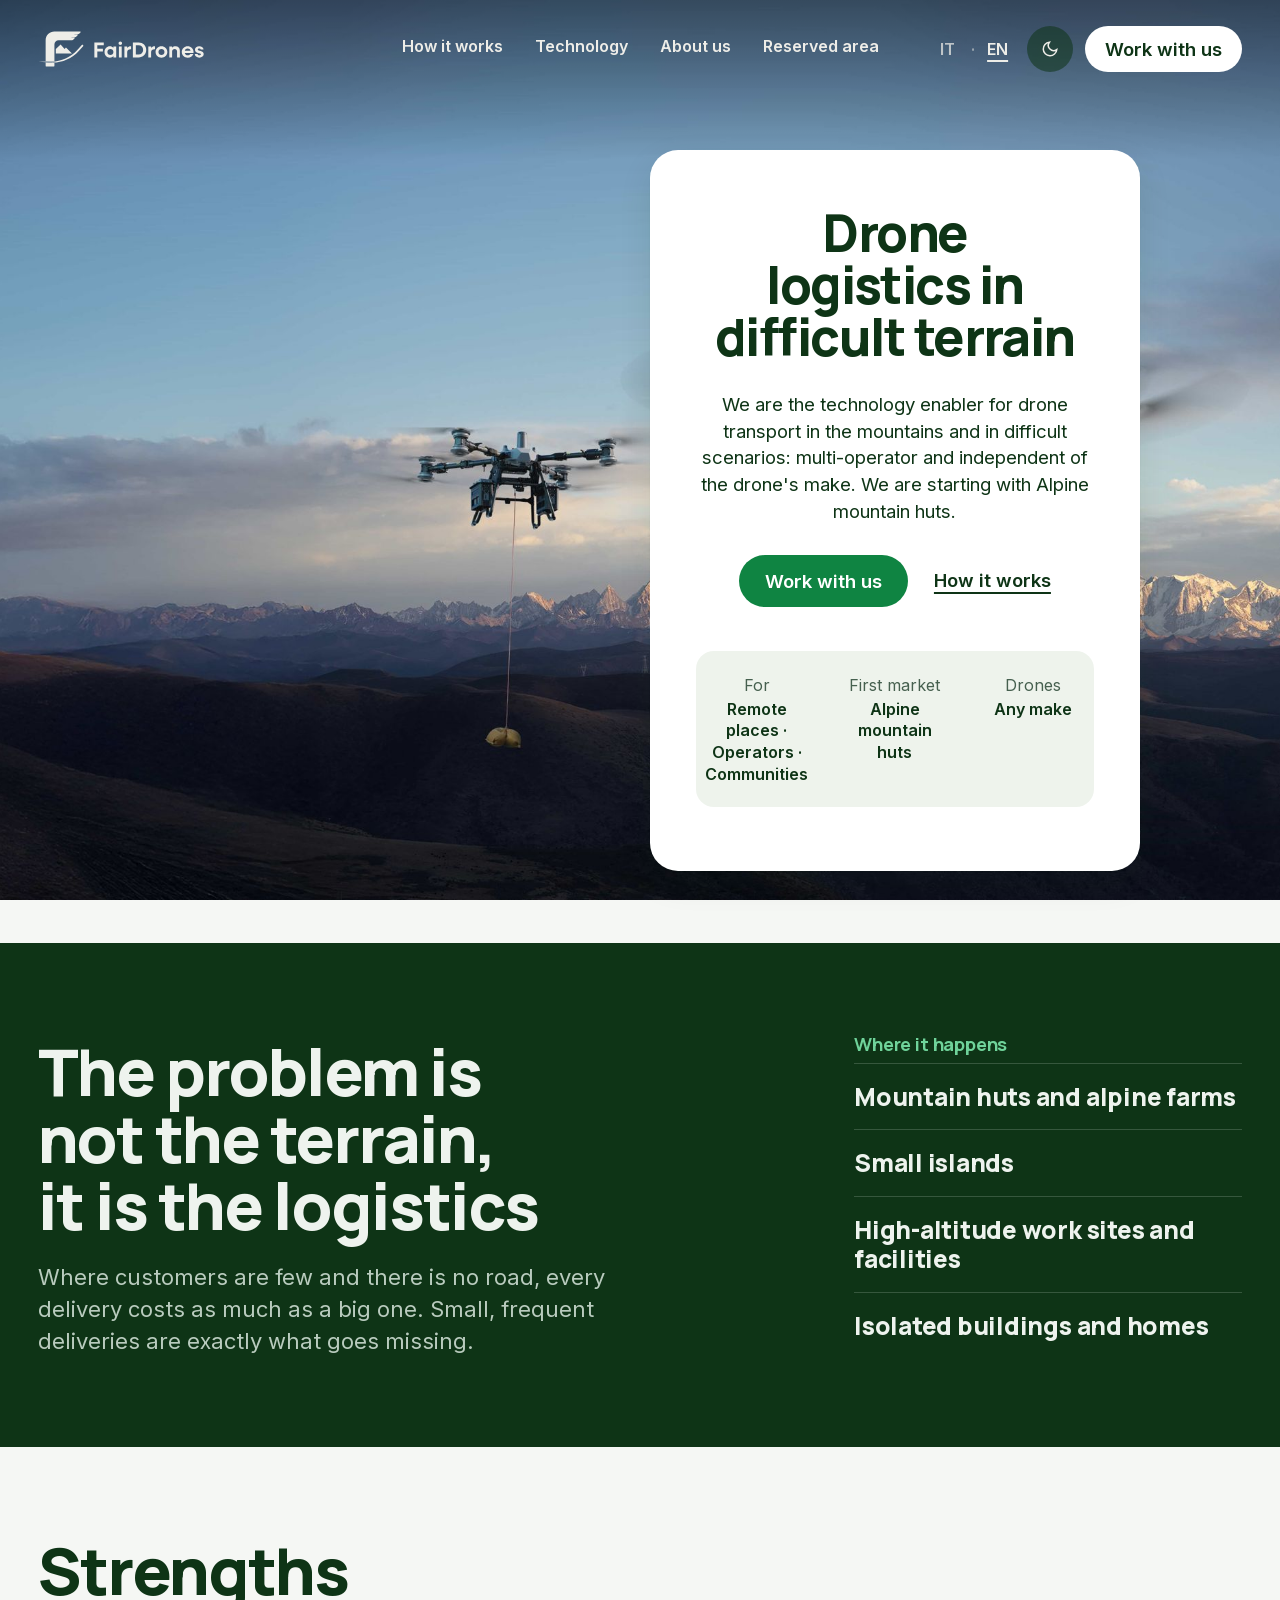
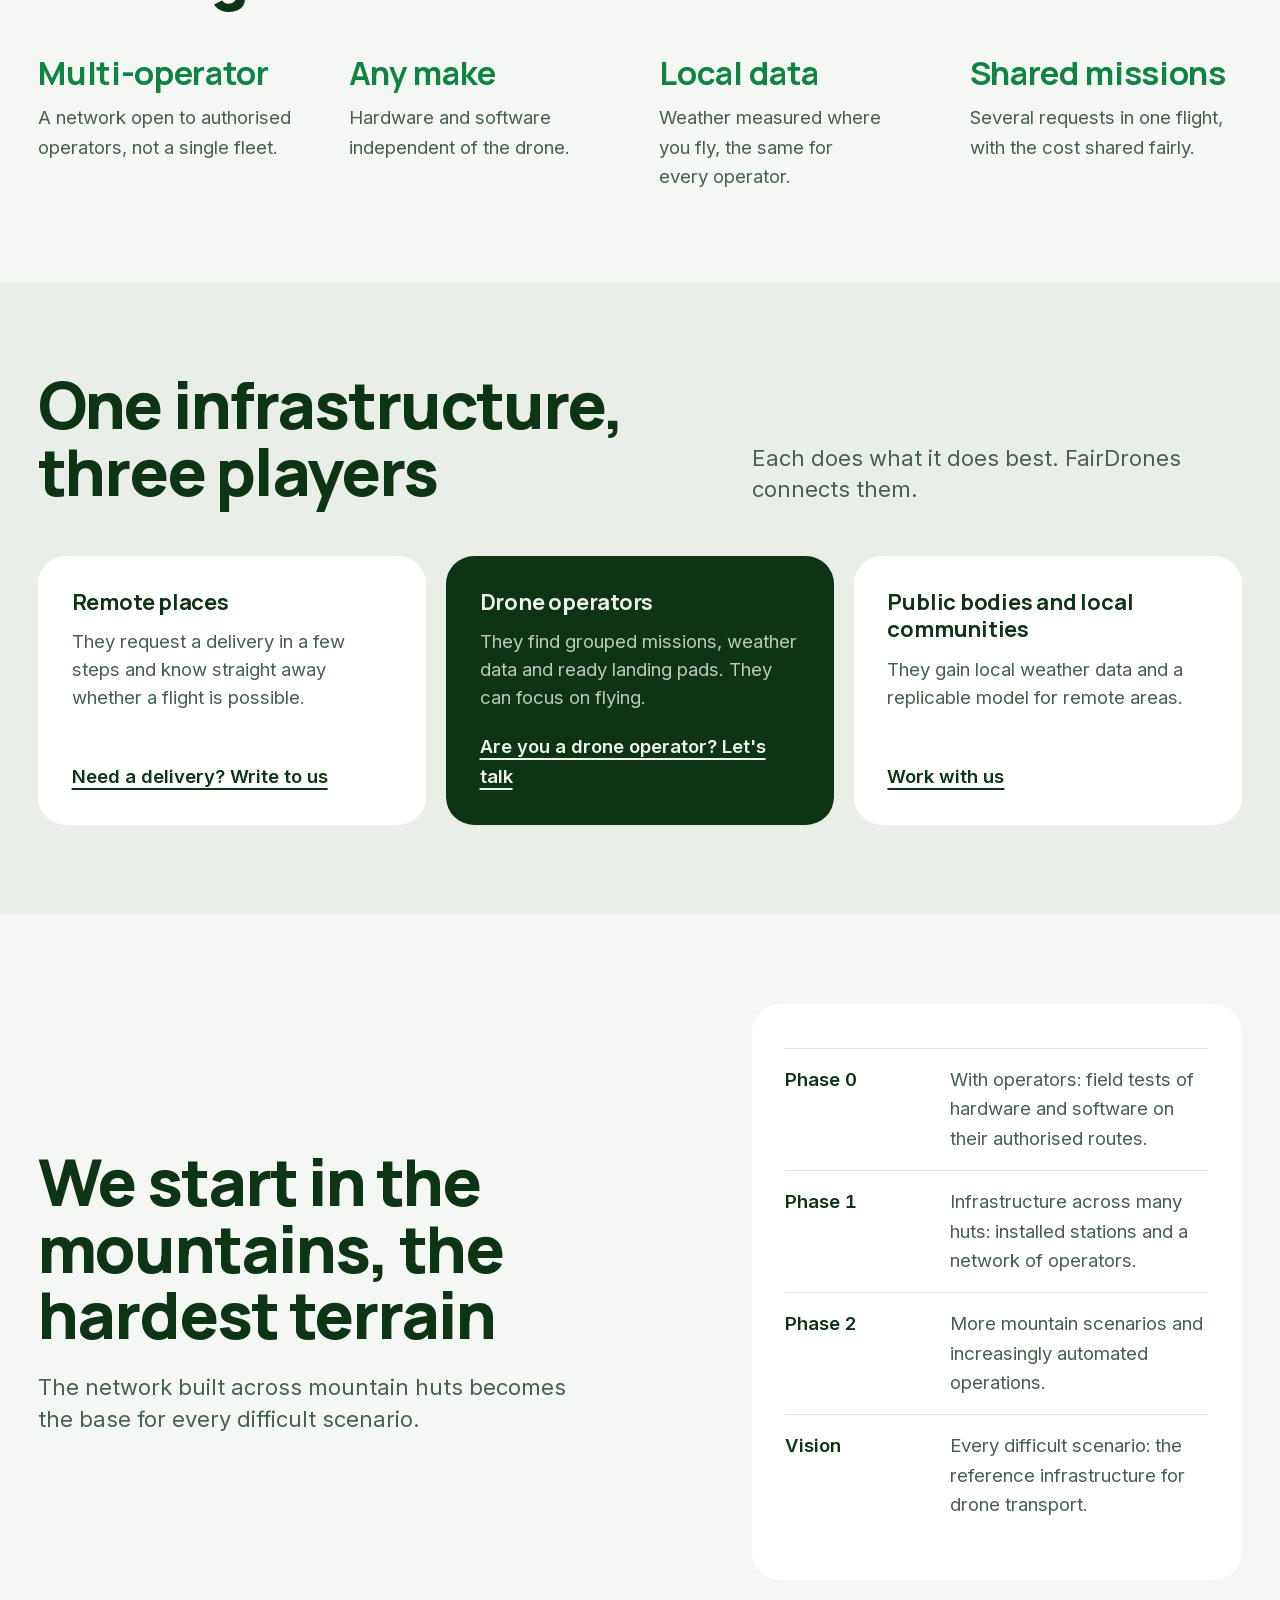
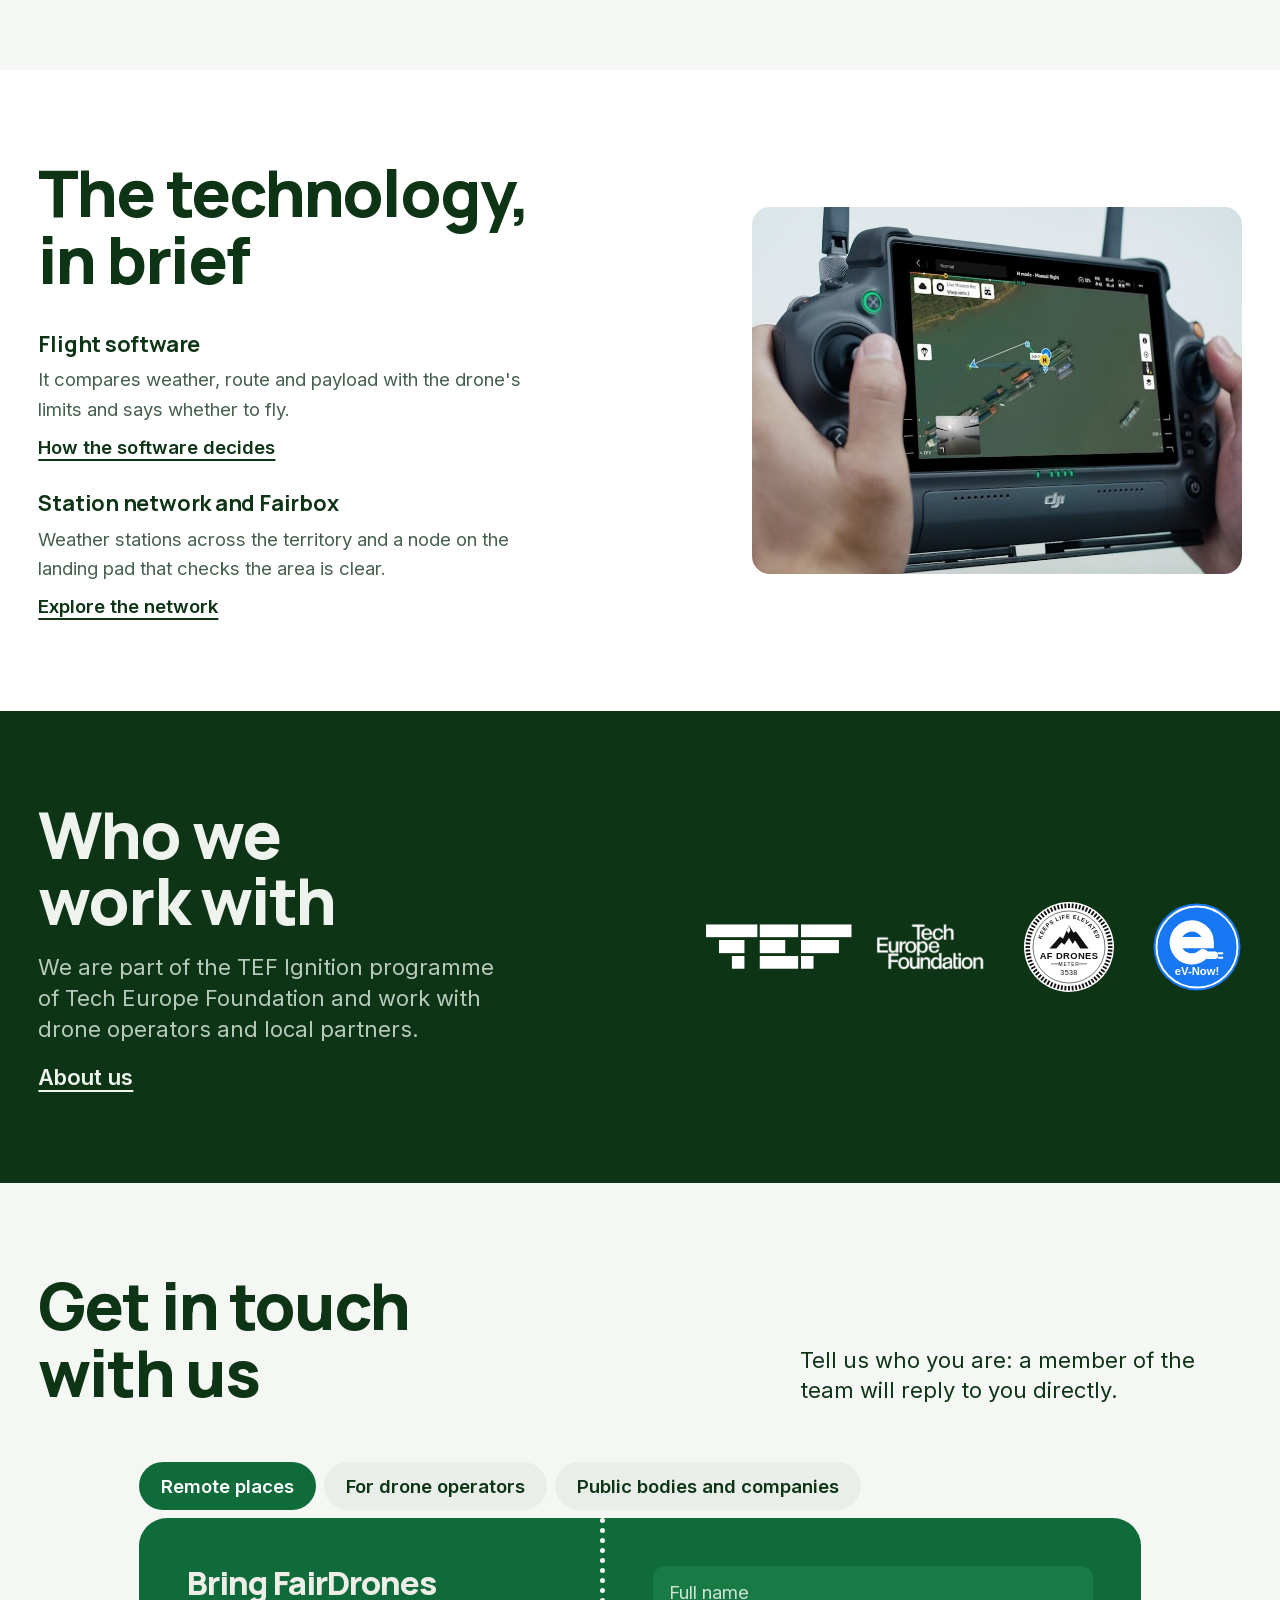
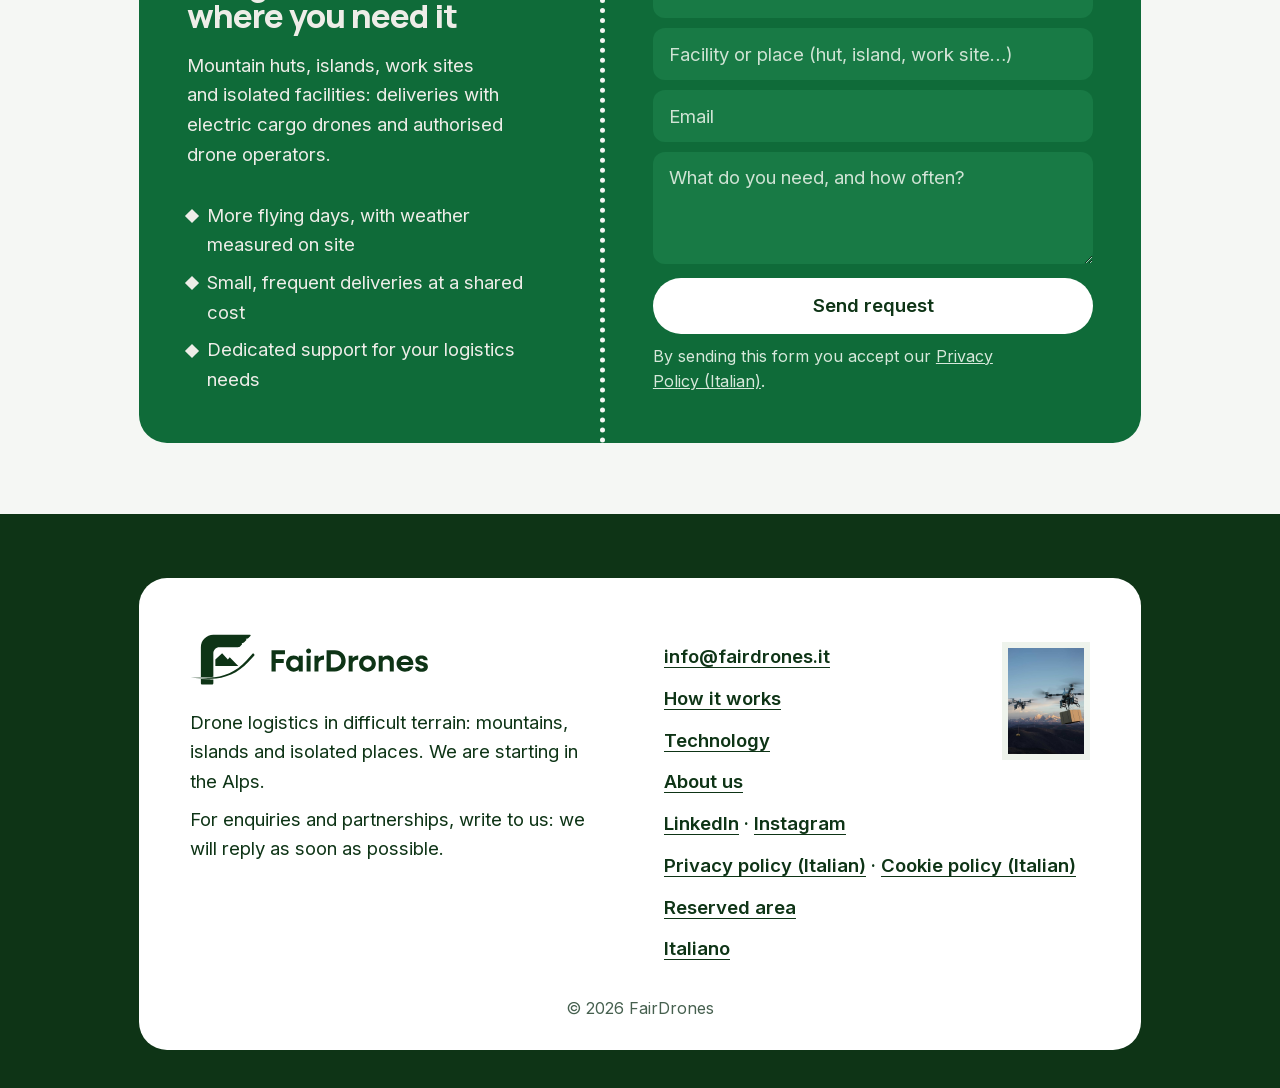
<file: fairdrones-redesign/en/index.html>
<!DOCTYPE html>
<html lang="en">
<head>
<meta charset="UTF-8">
<meta name="viewport" content="width=device-width, initial-scale=1">
<title>FairDrones · Drone logistics in difficult terrain</title>
<meta name="description" content="FairDrones is the technology enabler for drone transport in the mountains and in difficult scenarios: multi-operator and independent of the drone's make. We are starting with Alpine mountain huts.">
<link rel="canonical" href="https://fairdrones.it/en/">
<link rel="alternate" hreflang="it" href="https://fairdrones.it/">
<link rel="alternate" hreflang="en" href="https://fairdrones.it/en/">
<link rel="alternate" hreflang="x-default" href="https://fairdrones.it/">
<meta property="og:type" content="website">
<meta property="og:site_name" content="FairDrones">
<meta property="og:title" content="FairDrones · Drone logistics in difficult terrain">
<meta property="og:description" content="The technology enabler for drone transport in the mountains and in difficult scenarios: multi-operator and independent of the drone's make.">
<meta property="og:url" content="https://fairdrones.it/en/">
<meta property="og:image" content="https://fairdrones.it/assets/img/flycart-1200.jpg">
<meta property="og:image:width" content="1200">
<meta property="og:image:height" content="657">
<meta property="og:locale" content="en_GB">
<meta property="og:locale:alternate" content="it_IT">
<meta name="twitter:card" content="summary_large_image">
<meta name="twitter:title" content="FairDrones · Drone logistics in difficult terrain">
<meta name="twitter:description" content="The technology enabler for drone transport in the mountains and in difficult scenarios: multi-operator and independent of the drone's make.">
<meta name="twitter:image" content="https://fairdrones.it/assets/img/flycart-1200.jpg">
<link rel="icon" href="../assets/img/favicon.svg" type="image/svg+xml">
<link rel="icon" href="../assets/img/favicon-32.png" sizes="32x32" type="image/png">
<link rel="apple-touch-icon" href="../assets/img/apple-touch-icon.png">
<link rel="preload" href="../assets/fonts/manrope-latin.woff2" as="font" type="font/woff2" crossorigin>
<link rel="preload" href="../assets/fonts/inter-latin.woff2" as="font" type="font/woff2" crossorigin>
<link rel="stylesheet" href="../assets/style.css">
<script>
  // Applica il tema salvato prima del rendering (evita il flash)
  try { const t = localStorage.getItem('theme'); if (t) document.documentElement.setAttribute('data-theme', t); } catch (e) {}
  document.documentElement.classList.add('js');
</script>
<script src="../assets/site.js" defer></script>
</head>
<body data-page="home">

<main class="sheet-stack">

  <!-- HERO: la bolla di consegna appoggiata sulla fotografia -->
  <section class="hero" aria-labelledby="hero-title">
    <img class="hero-photo" src="../assets/img/flycart-2400.jpg" srcset="../assets/img/flycart-1200.jpg 1200w, ../assets/img/flycart-2400.jpg 2400w" sizes="100vw" width="2400" height="1314" alt="Two cargo drones flying over snow-covered mountains, one carrying a slung load">

    <header class="topbar">
      <a href="#" class="wordmark" aria-label="FairDrones, home page"><svg class="wm-mark" viewBox="278 118 286 224" aria-hidden="true" focusable="false"><g fill="currentColor"><path d="M 350.3 311.0 L 355.9 311.4 C 364.1 311.9 372.1 312.0 380.2 311.6 L 380.2 310.0 C 374.2 310.6 368.1 310.9 362.0 310.9 Z M 350.3 311.0"/><path d="M 369.9 316.8 C 365.2 316.8 360.4 316.7 355.6 316.4 L 325.6 314.4 L 325.6 333.5 C 325.6 336.6 328.1 339.2 331.3 339.2 L 374.5 339.2 C 377.6 339.2 380.2 336.6 380.2 333.5 L 380.2 316.6 C 376.8 316.7 373.3 316.8 369.9 316.8"/><path d="M 362.0 305.9 C 368.1 305.9 374.2 305.6 380.2 305.0 L 380.2 201.7 C 380.2 187.2 391.9 175.5 406.4 175.5 L 489.3 175.5 C 489.8 175.5 490.3 175.4 490.8 175.4 C 493.1 175.2 495.2 174.2 496.9 172.6 L 505.2 164.2 C 506.3 163.1 506.8 161.5 506.2 160.1 C 505.6 158.6 504.3 157.7 502.7 157.7 L 486.4 157.7 L 486.4 157.0 L 508.4 157.0 C 511.0 157.0 513.5 156.0 515.3 154.1 L 523.8 145.7 C 524.8 144.6 525.3 143.0 524.7 141.6 C 524.2 140.1 522.8 139.2 521.3 139.2 L 504.9 139.2 L 504.9 138.5 L 526.9 138.5 C 529.5 138.5 532.0 137.4 533.9 135.6 L 542.3 127.1 C 543.4 126.1 543.8 124.5 543.3 123.0 C 542.9 122.0 542.1 121.3 541.1 120.9 L 380.2 120.9 C 350.0 120.9 325.6 145.3 325.6 175.5 L 325.6 306.2 Z M 362.0 305.9"/><path d="M 489.3 258.0 L 389.0 258.0 L 389.0 229.7 L 418.6 202.1 L 443.7 229.7 L 451.9 220.1 Z M 489.3 258.0"/><path d="M 558.3 205.1 C 560.7 207.1 560.9 210.7 558.8 213.0 L 532.0 242.0 C 485.9 292.1 421.8 318.2 355.8 313.9 L 281.4 309.0 L 362.0 308.4 C 423.3 308.0 481.6 281.5 524.1 234.6 L 550.5 205.6 C 552.5 203.3 556.0 203.1 558.3 205.1"/></g></svg><svg class="wm-word" viewBox="178 383 486 75" aria-hidden="true" focusable="false"><g fill="currentColor"><path d="M 179.6 390.0 L 221.1 390.0 L 221.1 402.3 L 192.6 402.3 L 192.6 416.9 L 217.3 416.9 L 217.3 429.2 L 192.6 429.2 L 192.6 455.3 L 179.6 455.3 Z M 179.6 390.0"/><path d="M 263.7 431.1 C 263.7 423.6 258.0 417.8 250.3 417.8 C 242.8 417.8 237.1 423.6 237.1 431.1 C 237.1 438.7 242.8 444.5 250.3 444.5 C 258.0 444.5 263.7 438.7 263.7 431.1 M 224.4 431.1 C 224.4 416.8 234.5 405.9 248.0 405.9 C 254.4 405.9 259.8 408.4 263.7 412.7 L 263.7 407.0 L 276.0 407.0 L 276.0 455.3 L 263.7 455.3 L 263.7 449.6 C 259.8 453.8 254.4 456.4 248.0 456.4 C 234.5 456.4 224.4 445.5 224.4 431.1"/><path d="M 287.9 407.0 L 300.2 407.0 L 300.2 455.3 L 287.9 455.3 Z M 286.3 392.5 C 286.3 388.2 289.7 384.9 294.1 384.9 C 298.4 384.9 301.8 388.2 301.8 392.5 C 301.8 396.9 298.4 400.2 294.1 400.2 C 289.7 400.2 286.3 396.9 286.3 392.5"/><path d="M 312.1 407.0 L 324.4 407.0 L 324.4 414.3 C 328.2 409.3 333.4 406.3 339.8 406.3 L 341.6 406.3 L 341.6 418.9 L 339.8 418.9 C 329.9 418.9 324.4 424.1 324.4 432.3 L 324.4 455.3 L 312.1 455.3 Z M 312.1 407.0"/><path d="M 362.6 402.3 L 362.6 443.0 L 374.8 443.0 C 386.3 443.0 394.9 434.3 394.9 422.6 C 394.9 411.0 386.3 402.3 374.8 402.3 Z M 349.5 390.0 L 375.0 390.0 C 394.1 390.0 408.4 404.0 408.4 422.6 C 408.4 441.3 394.1 455.3 375.0 455.3 L 349.5 455.3 Z M 349.5 390.0"/><path d="M 417.6 407.0 L 429.9 407.0 L 429.9 414.3 C 433.7 409.3 438.9 406.3 445.3 406.3 L 447.1 406.3 L 447.1 418.9 L 445.3 418.9 C 435.4 418.9 429.9 424.1 429.9 432.3 L 429.9 455.3 L 417.6 455.3 Z M 417.6 407.0"/><path d="M 488.9 431.1 C 488.9 423.6 483.3 417.8 475.6 417.8 C 468.1 417.8 462.4 423.6 462.4 431.1 C 462.4 438.7 468.1 444.5 475.6 444.5 C 483.3 444.5 488.9 438.7 488.9 431.1 M 449.7 431.1 C 449.7 416.8 460.9 405.9 475.6 405.9 C 490.4 405.9 501.5 416.8 501.5 431.1 C 501.5 445.5 490.4 456.4 475.6 456.4 C 460.9 456.4 449.7 445.5 449.7 431.1"/><path d="M 510.3 407.0 L 522.6 407.0 L 522.6 412.4 C 526.4 408.1 531.7 405.9 538.0 405.9 C 549.3 405.9 556.8 413.3 556.8 424.6 L 556.8 455.3 L 544.5 455.3 L 544.5 428.6 C 544.5 422.1 540.3 417.8 534.0 417.8 C 527.2 417.8 522.6 422.1 522.6 428.8 L 522.6 455.3 L 510.3 455.3 Z M 510.3 407.0"/><path d="M 578.6 426.4 L 604.0 426.4 C 602.5 420.5 597.6 416.6 591.2 416.6 C 585.0 416.6 580.3 420.4 578.6 426.4 M 565.3 431.1 C 565.3 416.8 576.5 405.9 591.2 405.9 C 606.0 405.9 617.2 416.8 617.2 431.3 C 617.2 432.6 617.1 434.2 616.8 435.4 L 578.5 435.4 C 580.1 441.6 585.1 445.7 591.7 445.7 C 596.7 445.7 600.9 443.4 603.1 440.3 L 616.4 440.3 C 612.7 449.9 603.2 456.4 591.4 456.4 C 576.5 456.4 565.3 445.5 565.3 431.1"/><path d="M 622.7 440.8 L 635.1 440.8 C 635.1 444.1 638.4 446.3 642.8 446.3 C 646.9 446.3 649.7 444.4 649.7 441.8 C 649.7 434.0 623.5 438.5 623.5 421.2 C 623.5 411.5 631.6 405.9 642.2 405.9 C 653.5 405.9 661.3 412.1 661.3 420.7 L 649.0 420.7 C 649.0 417.9 646.2 415.9 642.1 415.9 C 638.4 415.9 635.8 417.6 635.8 420.1 C 635.8 427.7 662.1 423.3 662.1 440.6 C 662.1 450.1 654.3 456.4 642.8 456.4 C 630.8 456.4 622.7 449.9 622.7 440.8"/></g></svg></a>
      <nav class="toplinks" id="site-nav" aria-label="Sections">
        <a href="how-it-works.html">How it works</a>
        <a href="technology.html">Technology</a>
        <a href="about.html">About us</a>
        <a href="/area-riservata">Reserved area</a>
        <a href="#contatti" class="nav-contact">Contact</a>
      </nav>
      <div class="topactions">
        <nav class="lang" aria-label="Language">
          <a href="../" lang="it" hreflang="it" aria-label="Italiano">IT</a><span aria-hidden="true">·</span><a href="./" lang="en" aria-current="page" aria-label="English">EN</a>
        </nav>
        <button id="theme-toggle" type="button" aria-label="Toggle theme">
          <svg class="sun-icon" viewBox="0 0 24 24" fill="none" stroke="currentColor" stroke-width="2" aria-hidden="true"><circle cx="12" cy="12" r="5"/><path d="M12 1v2M12 21v2M4.22 4.22l1.42 1.42M18.36 18.36l1.42 1.42M1 12h2M21 12h2M4.22 19.78l1.42-1.42M18.36 5.64l1.42-1.42"/></svg>
          <svg class="moon-icon" viewBox="0 0 24 24" fill="none" stroke="currentColor" stroke-width="2" aria-hidden="true"><path d="M21 12.79A9 9 0 1 1 11.21 3 7 7 0 0 0 21 12.79z"/></svg>
        </button>
        <a href="#contatti" class="btn btn-ink nav-cta" aria-label="Work with us"><span class="cta-long" aria-hidden="true">Work with us</span><span class="cta-short" aria-hidden="true">Contact</span></a>
        <button class="menu-toggle" type="button" aria-expanded="false" aria-controls="site-nav">Menu</button>
      </div>
    </header>

    <article class="card waybill">
      <h1 id="hero-title" class="display" data-rise>Drone logistics in difficult terrain</h1>
      <p class="card-lead" data-rise>We are the technology enabler for drone transport in the mountains and in difficult scenarios: multi-operator and independent of the drone's make. We are starting with Alpine mountain huts.</p>
      <p class="card-actions" data-rise>
        <a href="#contatti" class="btn btn-accent">Work with us</a>
        <a href="how-it-works.html" class="textlink">How it works</a>
      </p>

      <dl class="waybill-fields" data-rise>
        <div><dt>For</dt><dd>Remote places · Operators · Communities</dd></div>
        <div><dt>First market</dt><dd>Alpine mountain huts</dd></div>
        <div><dt>Drones</dt><dd>Any make</dd></div>
      </dl>

    </article>
  </section>

  <!-- IL PROBLEMA: la tassa dell'isolamento -->
  <section class="problem" id="problema" aria-labelledby="problem-title">
    <div class="grid">
      <div class="problem-copy">
        <h2 id="problem-title" class="display head" data-rise>The problem is not the terrain, it is the logistics</h2>
        <p class="problem-text" data-rise>Where customers are few and there is no road, every delivery costs as much as a big one. Small, frequent deliveries are exactly what goes missing.</p>
      </div>
      <div class="problem-places" data-rise>
        <h3>Where it happens</h3>
        <ul class="uses">
          <li>Mountain huts and alpine farms</li>
          <li>Small islands</li>
          <li>High-altitude work sites and facilities</li>
          <li>Isolated buildings and homes</li>
        </ul>
      </div>
    </div>
  </section>

  <!-- PUNTI DI FORZA -->
  <section class="pillars" id="punti-di-forza" aria-labelledby="pillars-title">
    <div class="grid">
      <h2 id="pillars-title" class="display head pillars-title" data-rise>Strengths</h2>
    </div>
    <ul class="pillars-grid" data-rise>
        <li class="pillar"><h3>Multi-operator</h3><p>A network open to authorised operators, not a single fleet.</p></li>
        <li class="pillar"><h3>Any make</h3><p>Hardware and software independent of the drone.</p></li>
        <li class="pillar"><h3>Local data</h3><p>Weather measured where you fly, the same for every operator.</p></li>
        <li class="pillar"><h3>Shared missions</h3><p>Several requests in one flight, with the cost shared fairly.</p></li>
    </ul>
  </section>

  <!-- ECOSISTEMA: chi partecipa e cosa ottiene -->
  <section class="eco" id="ecosistema" aria-labelledby="eco-title">
    <div class="grid eco-top">
      <h2 id="eco-title" class="display head" data-rise>One infrastructure,<br> three players</h2>
      <p class="eco-lead" data-rise>Each does what it does best. FairDrones connects them.</p>
    </div>
    <ul class="eco-grid">
      <li class="eco-card" data-rise>
        <h3>Remote places</h3>
        <p>They request a delivery in a few steps and know straight away whether a flight is possible.</p>
        <a href="#contatti-rifugi" class="textlink">Need a delivery? Write to us</a>
      </li>
      <li class="eco-card eco-card-key" data-rise>
        <h3>Drone operators</h3>
        <p>They find grouped missions, weather data and ready landing pads. They can focus on flying.</p>
        <a href="#contatti-operatori" class="textlink">Are you a drone operator? Let's talk</a>
      </li>
      <li class="eco-card" data-rise>
        <h3>Public bodies and local communities</h3>
        <p>They gain local weather data and a replicable model for remote areas.</p>
        <a href="#contatti-enti" class="textlink">Work with us</a>
      </li>
    </ul>
  </section>

  <!-- SCALABILITÀ: dalla montagna a ogni terreno difficile -->
  <section class="scale" id="crescita" aria-labelledby="scale-title">
    <div class="grid">
      <div class="scale-copy">
        <h2 id="scale-title" class="display head" data-rise>We start in the mountains, the hardest terrain</h2>
        <p class="scale-text" data-rise>The network built across mountain huts becomes the base for every difficult scenario.</p>
      </div>
      <div class="slip roadmap" data-rise>
        <ol>
          <li><p class="roadmap-when">Phase 0</p><p>With operators: field tests of hardware and software on their authorised routes.</p></li>
          <li><p class="roadmap-when">Phase 1</p><p>Infrastructure across many huts: installed stations and a network of operators.</p></li>
          <li><p class="roadmap-when">Phase 2</p><p>More mountain scenarios and increasingly automated operations.</p></li>
          <li><p class="roadmap-when">Vision</p><p>Every difficult scenario: the reference infrastructure for drone transport.</p></li>
        </ol>
      </div>
    </div>
  </section>

  <!-- LA TECNOLOGIA, IN BREVE -->
  <section class="brief" id="tecnologia" aria-labelledby="brief-title">
    <div class="grid">
      <div class="brief-body">
        <h2 id="brief-title" class="display head" data-rise>The technology, in brief</h2>
        <ul class="brief-list" data-rise>
        <li>
          <h3>Flight software</h3>
          <p>It compares weather, route and payload with the drone's limits and says whether to fly.</p>
          <a href="how-it-works.html#come-decide" class="textlink">How the software decides</a>
        </li>
        <li>
          <h3>Station network and Fairbox</h3>
          <p>Weather stations across the territory and a node on the landing pad that checks the area is clear.</p>
          <a href="technology.html" class="textlink">Explore the network</a>
        </li>
        </ul>
      </div>
      <figure class="ph brief-photo" data-rise><img src="../assets/img/IMG-20261015-WA0006.jpg" width="1280" height="720" alt="Hands holding a drone remote controller with the flight route on the screen" loading="lazy"></figure>
    </div>
  </section>

  <!-- CON CHI LAVORIAMO, IN BREVE -->
  <section class="logos" aria-labelledby="logos-title">
    <div class="grid">
      <div class="logos-copy">
        <h2 id="logos-title" class="display head" data-rise>Who we work with</h2>
        <p data-rise>We are part of the TEF Ignition programme of Tech Europe Foundation and work with drone operators and local partners.</p>
        <p data-rise><a href="about.html" class="textlink">About us</a></p>
      </div>
      <ul class="logos-row" data-rise>
        <li class="logos-tef"><img src="../assets/img/tef-logo.svg" width="698" height="122" alt="TEF, Tech Europe Foundation" loading="lazy"></li>
        <li><img src="../assets/img/partner-af-drones.svg" width="240" height="240" alt="AF Drones" loading="lazy"></li>
        <li><img src="../assets/img/partner-ev-now.svg" width="240" height="240" alt="eV-Now!" loading="lazy"></li>
      </ul>
    </div>
  </section>

  <!-- CONTATTI: il coupon da ritagliare -->
  <section id="contatti" class="contact" aria-labelledby="contatti-title">
    <div class="contact-head">
      <h2 id="contatti-title" class="display head" data-rise>Get in touch<br> with us</h2>
      <p class="contact-lead" data-rise>Tell us who you are: a member of the team will reply to you directly.</p>
    </div>

    <span id="contatti-rifugi" class="tab-anchor"></span><span id="contatti-operatori" class="tab-anchor"></span><span id="contatti-enti" class="tab-anchor"></span>
    <div class="contact-tabs" data-tabs>
      <div class="tablist" role="tablist" aria-label="Contact type" data-rise>
        <button class="tab" role="tab" aria-selected="true" aria-controls="panel-rifugi" id="tab-rifugi" tabindex="0">Remote places</button>
        <button class="tab" role="tab" aria-selected="false" aria-controls="panel-operatori" id="tab-operatori" tabindex="-1">For drone operators</button>
        <button class="tab" role="tab" aria-selected="false" aria-controls="panel-aziende" id="tab-aziende" tabindex="-1">Public bodies and companies</button>
      </div>

      <!-- SCHERMATA 1: PER RIFUGI -->
      <div id="panel-rifugi" class="panel coupon" role="tabpanel" aria-labelledby="tab-rifugi">
        <div class="coupon-left">
          <h3 class="display coupon-title">Bring FairDrones<br> where you need it</h3>
          <p>Mountain huts, islands, work sites and isolated facilities: deliveries with electric cargo drones and authorised drone operators.</p>
          <ul class="checks">
            <li>More flying days, with weather measured on site</li>
            <li>Small, frequent deliveries at a shared cost</li>
            <li>Dedicated support for your logistics needs</li>
          </ul>
        </div>
        <form class="contact-form coupon-right" name="contatto-rifugi" action="/en/thank-you.html" method="POST" data-netlify="true" netlify-honeypot="bot-field">
          <input type="hidden" name="form-name" value="contatto-rifugi">
          <input type="hidden" name="subject" data-remove-prefix value="New request from the FairDrones website — Remote place">
          <input type="hidden" name="tipo" value="Remote place">
          <input type="hidden" name="lingua" value="EN">
          <input type="text" name="bot-field" class="hp" tabindex="-1" autocomplete="off" data-lpignore="true" data-1p-ignore aria-hidden="true">
          <label class="sr" for="rifugio-nome">Full name</label>
          <input type="text" id="rifugio-nome" name="nome" placeholder="Full name" autocomplete="name" required>
          <label class="sr" for="rifugio-struttura">Facility or place</label>
          <input type="text" id="rifugio-struttura" name="rifugio" placeholder="Facility or place (hut, island, work site…)" required>
          <label class="sr" for="rifugio-email">Email</label>
          <input type="email" id="rifugio-email" name="email" placeholder="Email" autocomplete="email" required>
          <label class="sr" for="rifugio-messaggio">Message / Request</label>
          <textarea id="rifugio-messaggio" name="messaggio" placeholder="What do you need, and how often?"></textarea>
          <button type="submit" class="btn btn-submit">Send request</button>
          <p class="form-note">By sending this form you accept our <a href="../privacy-policy.html">Privacy Policy (Italian)</a>.</p>
          <p class="form-status" role="status" aria-live="polite"></p>
        </form>
      </div>

      <!-- SCHERMATA 2: PER OPERATORI -->
      <div id="panel-operatori" class="panel coupon" role="tabpanel" aria-labelledby="tab-operatori" hidden>
        <div class="coupon-left">
          <h3 class="display coupon-title">Flying in the mountains?<br> Let's work together</h3>
          <p>We are looking for drone operators who want to take their drones where today only the helicopter flies.</p>
          <ul class="checks">
            <li>Requests already collected and grouped</li>
            <li>Valley weather data and equipped landing pads</li>
            <li>Technical and regulatory support</li>
          </ul>
        </div>
        <form class="contact-form coupon-right" name="contatto-operatori" action="/en/thank-you.html" method="POST" data-netlify="true" netlify-honeypot="bot-field">
          <input type="hidden" name="form-name" value="contatto-operatori">
          <input type="hidden" name="subject" data-remove-prefix value="New drone operator from the FairDrones website">
          <input type="hidden" name="tipo" value="Drone operator">
          <input type="hidden" name="lingua" value="EN">
          <input type="text" name="bot-field" class="hp" tabindex="-1" autocomplete="off" data-lpignore="true" data-1p-ignore aria-hidden="true">
          <label class="sr" for="operatore-nome">Full name</label>
          <input type="text" id="operatore-nome" name="nome" placeholder="Full name" autocomplete="name" required>
          <label class="sr" for="operatore-azienda">Drone operator / Company</label>
          <input type="text" id="operatore-azienda" name="azienda" placeholder="Drone operator or company" autocomplete="organization" required>
          <label class="sr" for="operatore-email">Email</label>
          <input type="email" id="operatore-email" name="email" placeholder="Email" autocomplete="email" required>
          <label class="sr" for="operatore-mezzi">Aircraft</label>
          <select id="operatore-mezzi" name="mezzi">
            <option value="" selected>Which drones do you use?</option>
            <option>Cargo drones</option>
            <option>Survey and inspection drones</option>
            <option>Other</option>
          </select>
          <label class="sr" for="operatore-stato">Authorisation</label>
          <select id="operatore-stato" name="stato">
            <option value="" selected>What is your authorisation status?</option>
            <option>Already authorised in the Specific category</option>
            <option>Authorisation in progress</option>
            <option>Not yet</option>
          </select>
          <label class="sr" for="operatore-messaggio">Message</label>
          <textarea id="operatore-messaggio" name="messaggio" placeholder="Where do you operate, and what would you like to do in the mountains?"></textarea>
          <button type="submit" class="btn btn-submit">Apply as a drone operator</button>
          <p class="form-note">By sending this form you accept our <a href="../privacy-policy.html">Privacy Policy (Italian)</a>.</p>
          <p class="form-status" role="status" aria-live="polite"></p>
        </form>
      </div>

      <!-- SCHERMATA 3: ENTI E AZIENDE -->
      <div id="panel-aziende" class="panel coupon" role="tabpanel" aria-labelledby="tab-aziende" hidden>
        <div class="coupon-left">
          <h3 class="display coupon-title">Public bodies, companies<br> and research centres</h3>
          <p>Municipalities, mountain communities, competence centres and companies: let's build the infrastructure for remote areas together.</p>
          <ul class="checks">
            <li>Reply within a few working days</li>
            <li>Direct contact with the founders</li>
          </ul>
        </div>
        <form class="contact-form coupon-right" name="contatto-aziende" action="/en/thank-you.html" method="POST" data-netlify="true" netlify-honeypot="bot-field">
          <input type="hidden" name="form-name" value="contatto-aziende">
          <input type="hidden" name="subject" data-remove-prefix value="New proposal from the FairDrones website — Public body or company">
          <input type="hidden" name="tipo" value="Public body / Company">
          <input type="hidden" name="lingua" value="EN">
          <input type="text" name="bot-field" class="hp" tabindex="-1" autocomplete="off" data-lpignore="true" data-1p-ignore aria-hidden="true">
          <label class="sr" for="azienda-nome">Full name</label>
          <input type="text" id="azienda-nome" name="nome" placeholder="Full name" autocomplete="name" required>
          <label class="sr" for="azienda-societa">Company / Organisation</label>
          <input type="text" id="azienda-societa" name="azienda" placeholder="Public body, company or organisation" autocomplete="organization" required>
          <label class="sr" for="azienda-email">Work email</label>
          <input type="email" id="azienda-email" name="email" placeholder="Work email" autocomplete="email" required>
          <label class="sr" for="azienda-messaggio">Proposal / Collaboration idea</label>
          <textarea id="azienda-messaggio" name="messaggio" placeholder="Tell us about your idea or project"></textarea>
          <button type="submit" class="btn btn-submit">Propose an idea</button>
          <p class="form-note">By sending this form you accept our <a href="../privacy-policy.html">Privacy Policy (Italian)</a>.</p>
          <p class="form-status" role="status" aria-live="polite"></p>
        </form>
      </div>
    </div>
  </section>
</main>

<!-- FOOTER: il retro della bolla, scoperto dalla pagina che sale -->
<footer class="curtain">
  <div class="back-card">
    <div class="back-left">
      <p class="back-name" role="img" aria-label="FairDrones"><svg class="wm-mark" viewBox="278 118 286 224" aria-hidden="true" focusable="false"><g fill="currentColor"><path d="M 350.3 311.0 L 355.9 311.4 C 364.1 311.9 372.1 312.0 380.2 311.6 L 380.2 310.0 C 374.2 310.6 368.1 310.9 362.0 310.9 Z M 350.3 311.0"/><path d="M 369.9 316.8 C 365.2 316.8 360.4 316.7 355.6 316.4 L 325.6 314.4 L 325.6 333.5 C 325.6 336.6 328.1 339.2 331.3 339.2 L 374.5 339.2 C 377.6 339.2 380.2 336.6 380.2 333.5 L 380.2 316.6 C 376.8 316.7 373.3 316.8 369.9 316.8"/><path d="M 362.0 305.9 C 368.1 305.9 374.2 305.6 380.2 305.0 L 380.2 201.7 C 380.2 187.2 391.9 175.5 406.4 175.5 L 489.3 175.5 C 489.8 175.5 490.3 175.4 490.8 175.4 C 493.1 175.2 495.2 174.2 496.9 172.6 L 505.2 164.2 C 506.3 163.1 506.8 161.5 506.2 160.1 C 505.6 158.6 504.3 157.7 502.7 157.7 L 486.4 157.7 L 486.4 157.0 L 508.4 157.0 C 511.0 157.0 513.5 156.0 515.3 154.1 L 523.8 145.7 C 524.8 144.6 525.3 143.0 524.7 141.6 C 524.2 140.1 522.8 139.2 521.3 139.2 L 504.9 139.2 L 504.9 138.5 L 526.9 138.5 C 529.5 138.5 532.0 137.4 533.9 135.6 L 542.3 127.1 C 543.4 126.1 543.8 124.5 543.3 123.0 C 542.9 122.0 542.1 121.3 541.1 120.9 L 380.2 120.9 C 350.0 120.9 325.6 145.3 325.6 175.5 L 325.6 306.2 Z M 362.0 305.9"/><path d="M 489.3 258.0 L 389.0 258.0 L 389.0 229.7 L 418.6 202.1 L 443.7 229.7 L 451.9 220.1 Z M 489.3 258.0"/><path d="M 558.3 205.1 C 560.7 207.1 560.9 210.7 558.8 213.0 L 532.0 242.0 C 485.9 292.1 421.8 318.2 355.8 313.9 L 281.4 309.0 L 362.0 308.4 C 423.3 308.0 481.6 281.5 524.1 234.6 L 550.5 205.6 C 552.5 203.3 556.0 203.1 558.3 205.1"/></g></svg><svg class="wm-word" viewBox="178 383 486 75" aria-hidden="true" focusable="false"><g fill="currentColor"><path d="M 179.6 390.0 L 221.1 390.0 L 221.1 402.3 L 192.6 402.3 L 192.6 416.9 L 217.3 416.9 L 217.3 429.2 L 192.6 429.2 L 192.6 455.3 L 179.6 455.3 Z M 179.6 390.0"/><path d="M 263.7 431.1 C 263.7 423.6 258.0 417.8 250.3 417.8 C 242.8 417.8 237.1 423.6 237.1 431.1 C 237.1 438.7 242.8 444.5 250.3 444.5 C 258.0 444.5 263.7 438.7 263.7 431.1 M 224.4 431.1 C 224.4 416.8 234.5 405.9 248.0 405.9 C 254.4 405.9 259.8 408.4 263.7 412.7 L 263.7 407.0 L 276.0 407.0 L 276.0 455.3 L 263.7 455.3 L 263.7 449.6 C 259.8 453.8 254.4 456.4 248.0 456.4 C 234.5 456.4 224.4 445.5 224.4 431.1"/><path d="M 287.9 407.0 L 300.2 407.0 L 300.2 455.3 L 287.9 455.3 Z M 286.3 392.5 C 286.3 388.2 289.7 384.9 294.1 384.9 C 298.4 384.9 301.8 388.2 301.8 392.5 C 301.8 396.9 298.4 400.2 294.1 400.2 C 289.7 400.2 286.3 396.9 286.3 392.5"/><path d="M 312.1 407.0 L 324.4 407.0 L 324.4 414.3 C 328.2 409.3 333.4 406.3 339.8 406.3 L 341.6 406.3 L 341.6 418.9 L 339.8 418.9 C 329.9 418.9 324.4 424.1 324.4 432.3 L 324.4 455.3 L 312.1 455.3 Z M 312.1 407.0"/><path d="M 362.6 402.3 L 362.6 443.0 L 374.8 443.0 C 386.3 443.0 394.9 434.3 394.9 422.6 C 394.9 411.0 386.3 402.3 374.8 402.3 Z M 349.5 390.0 L 375.0 390.0 C 394.1 390.0 408.4 404.0 408.4 422.6 C 408.4 441.3 394.1 455.3 375.0 455.3 L 349.5 455.3 Z M 349.5 390.0"/><path d="M 417.6 407.0 L 429.9 407.0 L 429.9 414.3 C 433.7 409.3 438.9 406.3 445.3 406.3 L 447.1 406.3 L 447.1 418.9 L 445.3 418.9 C 435.4 418.9 429.9 424.1 429.9 432.3 L 429.9 455.3 L 417.6 455.3 Z M 417.6 407.0"/><path d="M 488.9 431.1 C 488.9 423.6 483.3 417.8 475.6 417.8 C 468.1 417.8 462.4 423.6 462.4 431.1 C 462.4 438.7 468.1 444.5 475.6 444.5 C 483.3 444.5 488.9 438.7 488.9 431.1 M 449.7 431.1 C 449.7 416.8 460.9 405.9 475.6 405.9 C 490.4 405.9 501.5 416.8 501.5 431.1 C 501.5 445.5 490.4 456.4 475.6 456.4 C 460.9 456.4 449.7 445.5 449.7 431.1"/><path d="M 510.3 407.0 L 522.6 407.0 L 522.6 412.4 C 526.4 408.1 531.7 405.9 538.0 405.9 C 549.3 405.9 556.8 413.3 556.8 424.6 L 556.8 455.3 L 544.5 455.3 L 544.5 428.6 C 544.5 422.1 540.3 417.8 534.0 417.8 C 527.2 417.8 522.6 422.1 522.6 428.8 L 522.6 455.3 L 510.3 455.3 Z M 510.3 407.0"/><path d="M 578.6 426.4 L 604.0 426.4 C 602.5 420.5 597.6 416.6 591.2 416.6 C 585.0 416.6 580.3 420.4 578.6 426.4 M 565.3 431.1 C 565.3 416.8 576.5 405.9 591.2 405.9 C 606.0 405.9 617.2 416.8 617.2 431.3 C 617.2 432.6 617.1 434.2 616.8 435.4 L 578.5 435.4 C 580.1 441.6 585.1 445.7 591.7 445.7 C 596.7 445.7 600.9 443.4 603.1 440.3 L 616.4 440.3 C 612.7 449.9 603.2 456.4 591.4 456.4 C 576.5 456.4 565.3 445.5 565.3 431.1"/><path d="M 622.7 440.8 L 635.1 440.8 C 635.1 444.1 638.4 446.3 642.8 446.3 C 646.9 446.3 649.7 444.4 649.7 441.8 C 649.7 434.0 623.5 438.5 623.5 421.2 C 623.5 411.5 631.6 405.9 642.2 405.9 C 653.5 405.9 661.3 412.1 661.3 420.7 L 649.0 420.7 C 649.0 417.9 646.2 415.9 642.1 415.9 C 638.4 415.9 635.8 417.6 635.8 420.1 C 635.8 427.7 662.1 423.3 662.1 440.6 C 662.1 450.1 654.3 456.4 642.8 456.4 C 630.8 456.4 622.7 449.9 622.7 440.8"/></g></svg></p>
      <p>Drone logistics in difficult terrain: mountains, islands and isolated places. We are starting in the Alps.</p>
      <p>For enquiries and partnerships, write to us: we will reply as soon as possible.</p>
    </div>
    <div class="back-right">
      <img class="stamp" src="../assets/img/flycart-1200.jpg" width="1200" height="657" alt="" loading="lazy">
      <ul class="back-links">
        <li><a href="mailto:info@fairdrones.it">info@fairdrones.it</a></li>
        <li><a href="how-it-works.html">How it works</a></li>
        <li><a href="technology.html">Technology</a></li>
        <li><a href="about.html">About us</a></li>
        <li><a href="https://www.linkedin.com/company/fairdrones/" target="_blank" rel="noopener">LinkedIn</a> · <a href="https://www.instagram.com/fairdrones" target="_blank" rel="noopener">Instagram</a></li>
        <li><a href="../privacy-policy.html">Privacy policy (Italian)</a> · <a href="../cookie-policy.html">Cookie policy (Italian)</a></li>
        <li><a href="/area-riservata">Reserved area</a></li>
        <li><a href="../" lang="it" hreflang="it">Italiano</a></li>
      </ul>
    </div>
    <p class="imprint">© 2026 FairDrones</p>
  </div>
</footer>

</body>
</html>
</file>
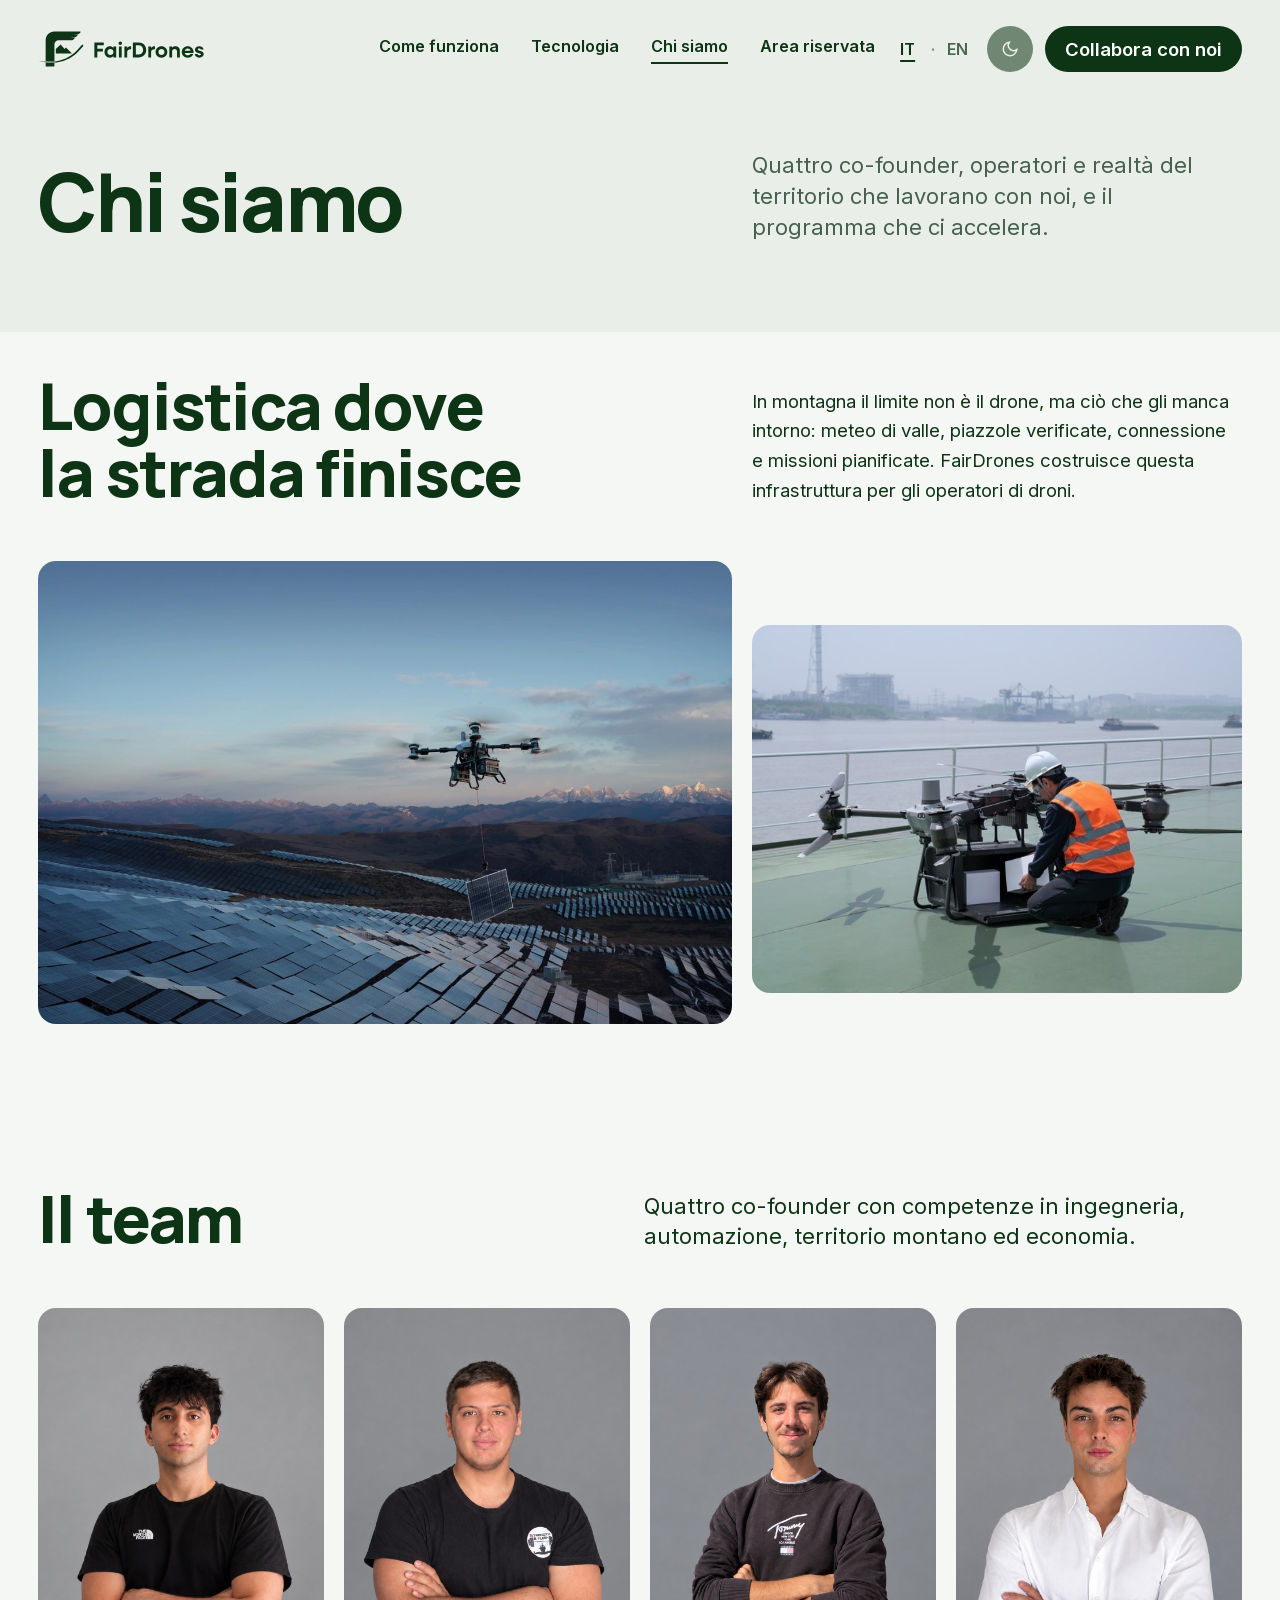
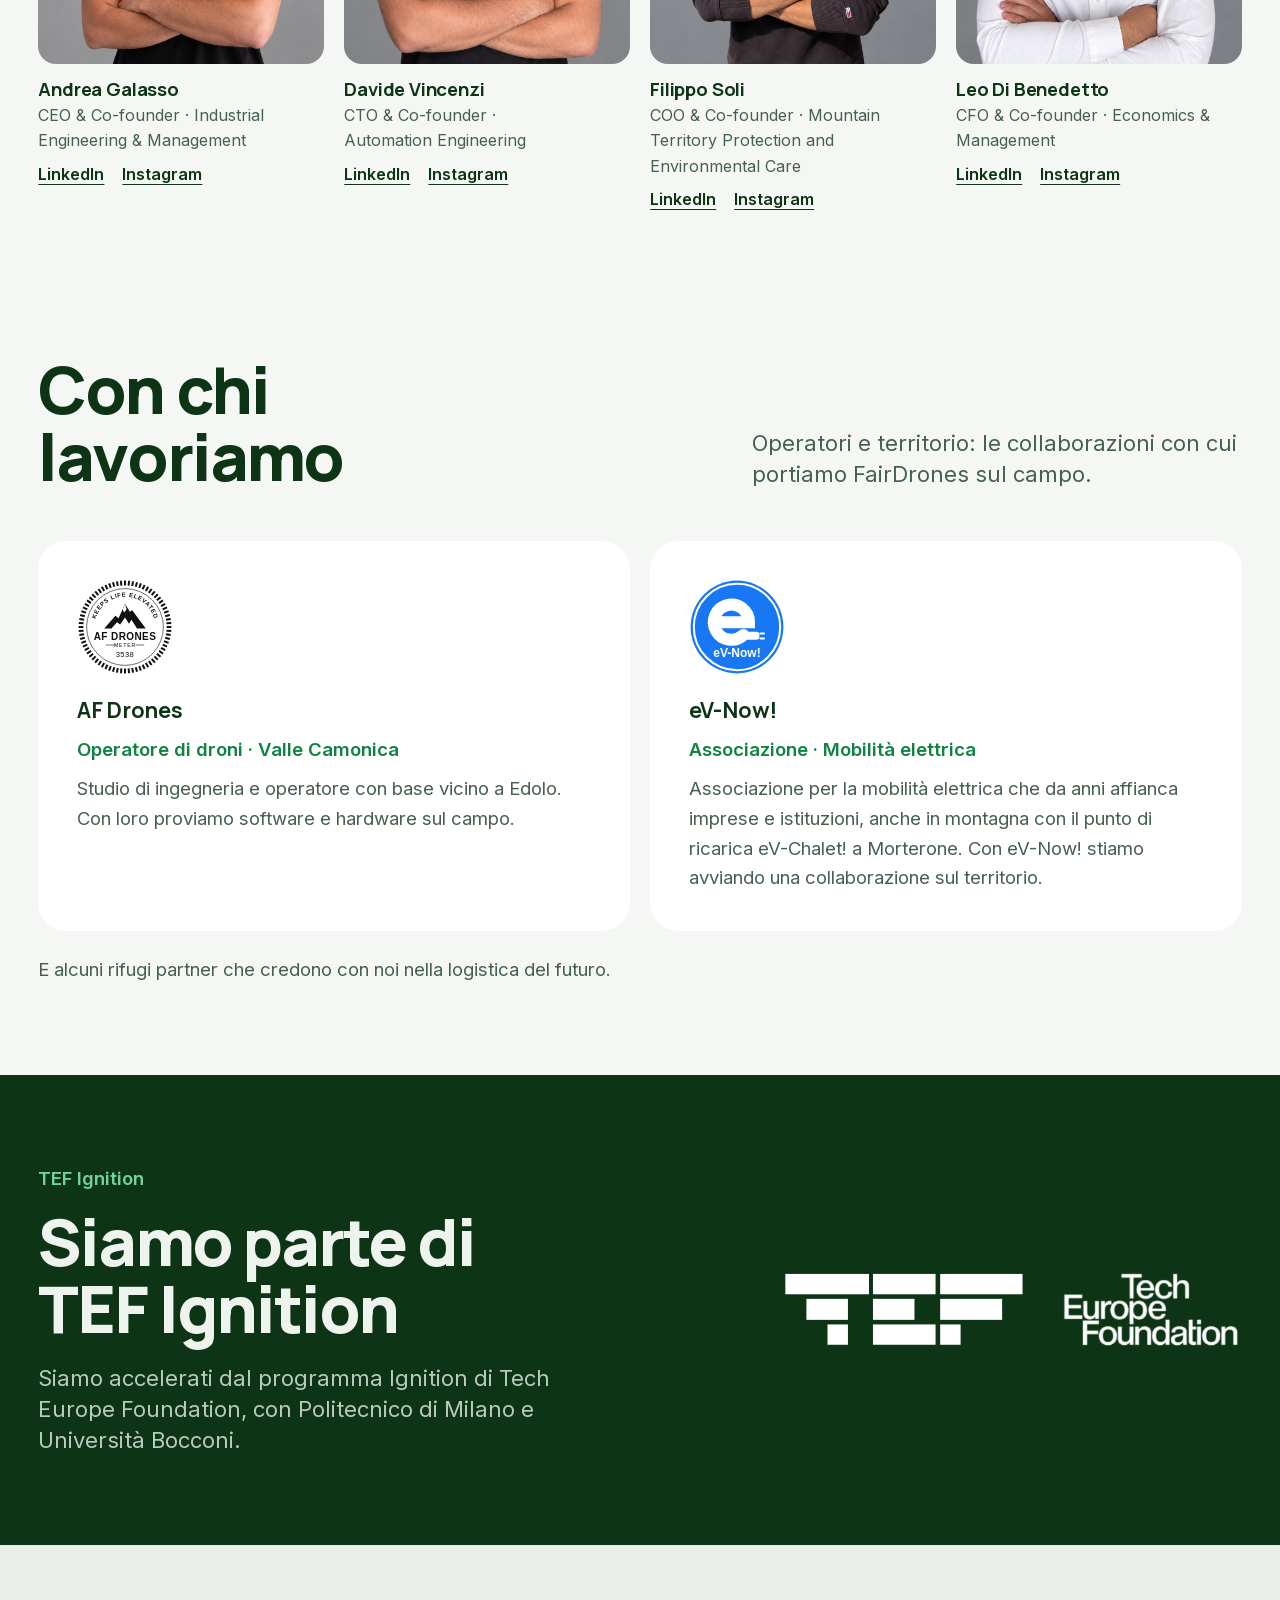
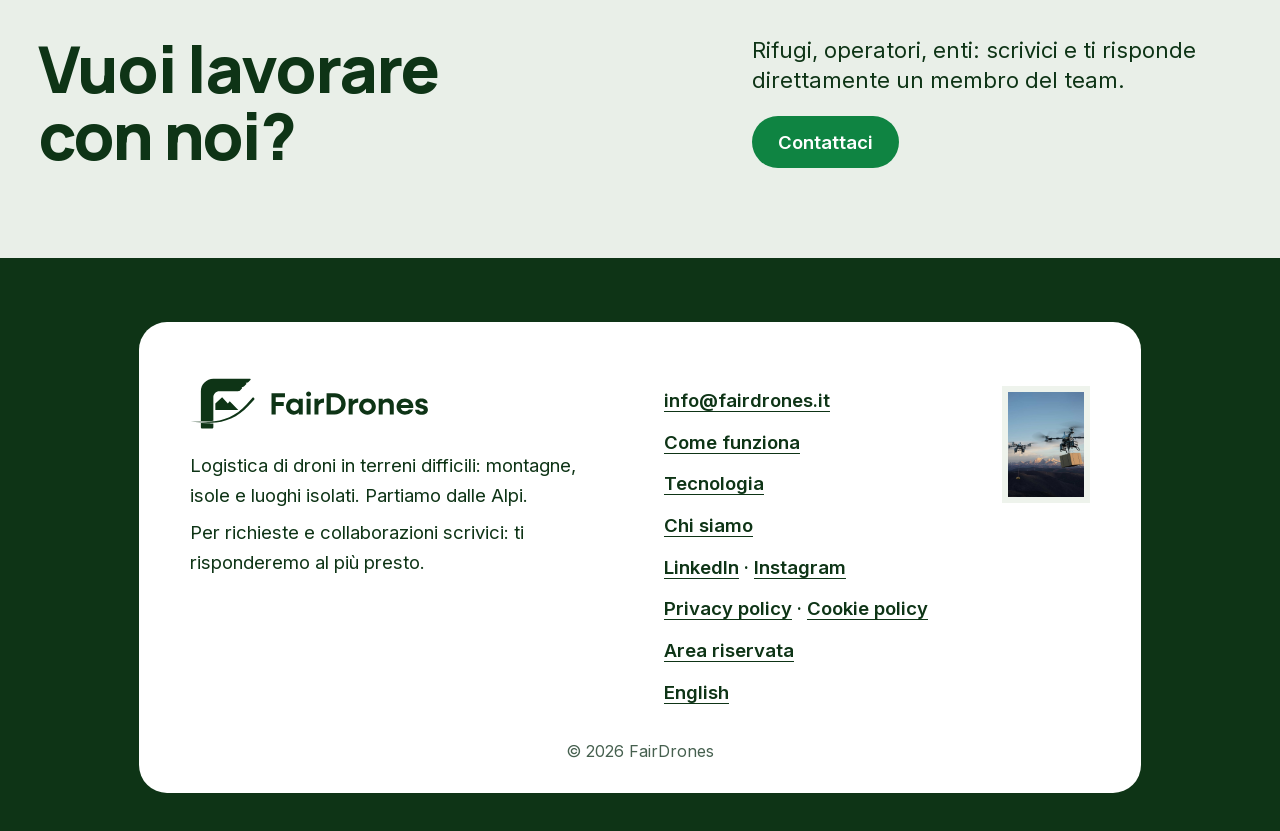
<file: fairdrones-redesign/chi-siamo.html>
<!DOCTYPE html>
<html lang="it">
<head>
<meta charset="UTF-8">
<meta name="viewport" content="width=device-width, initial-scale=1">
<title>Chi siamo · FairDrones</title>
<meta name="description" content="Il progetto FairDrones, il team, i collaboratori e il programma TEF Ignition.">
<link rel="canonical" href="https://fairdrones.it/chi-siamo.html">
<link rel="alternate" hreflang="it" href="https://fairdrones.it/chi-siamo.html">
<link rel="alternate" hreflang="en" href="https://fairdrones.it/en/about.html">
<link rel="alternate" hreflang="x-default" href="https://fairdrones.it/chi-siamo.html">
<meta property="og:type" content="website">
<meta property="og:site_name" content="FairDrones">
<meta property="og:title" content="Chi siamo · FairDrones">
<meta property="og:description" content="Il progetto FairDrones, il team, i collaboratori e il programma TEF Ignition.">
<meta property="og:url" content="https://fairdrones.it/chi-siamo.html">
<meta property="og:image" content="https://fairdrones.it/assets/img/flycart-1200.jpg">
<meta property="og:image:width" content="1200">
<meta property="og:image:height" content="657">
<meta property="og:locale" content="it_IT">
<meta property="og:locale:alternate" content="en_GB">
<meta name="twitter:card" content="summary_large_image">
<meta name="twitter:title" content="Chi siamo · FairDrones">
<meta name="twitter:description" content="Il progetto FairDrones, il team, i collaboratori e il programma TEF Ignition.">
<meta name="twitter:image" content="https://fairdrones.it/assets/img/flycart-1200.jpg">
<link rel="icon" href="assets/img/favicon.svg" type="image/svg+xml">
<link rel="icon" href="assets/img/favicon-32.png" sizes="32x32" type="image/png">
<link rel="apple-touch-icon" href="assets/img/apple-touch-icon.png">
<link rel="preload" href="assets/fonts/manrope-latin.woff2" as="font" type="font/woff2" crossorigin>
<link rel="preload" href="assets/fonts/inter-latin.woff2" as="font" type="font/woff2" crossorigin>
<link rel="stylesheet" href="assets/style.css">
<script>
  // Applica il tema salvato prima del rendering (evita il flash)
  try { const t = localStorage.getItem('theme'); if (t) document.documentElement.setAttribute('data-theme', t); } catch (e) {}
  document.documentElement.classList.add('js');
</script>
<script src="assets/site.js" defer></script>
</head>
<body data-page="about">

<main class="sheet-stack">

  <section class="page-hero" aria-labelledby="page-title">
    <header class="topbar">
      <a href="./" class="wordmark" aria-label="FairDrones, homepage"><svg class="wm-mark" viewBox="278 118 286 224" aria-hidden="true" focusable="false"><g fill="currentColor"><path d="M 350.3 311.0 L 355.9 311.4 C 364.1 311.9 372.1 312.0 380.2 311.6 L 380.2 310.0 C 374.2 310.6 368.1 310.9 362.0 310.9 Z M 350.3 311.0"/><path d="M 369.9 316.8 C 365.2 316.8 360.4 316.7 355.6 316.4 L 325.6 314.4 L 325.6 333.5 C 325.6 336.6 328.1 339.2 331.3 339.2 L 374.5 339.2 C 377.6 339.2 380.2 336.6 380.2 333.5 L 380.2 316.6 C 376.8 316.7 373.3 316.8 369.9 316.8"/><path d="M 362.0 305.9 C 368.1 305.9 374.2 305.6 380.2 305.0 L 380.2 201.7 C 380.2 187.2 391.9 175.5 406.4 175.5 L 489.3 175.5 C 489.8 175.5 490.3 175.4 490.8 175.4 C 493.1 175.2 495.2 174.2 496.9 172.6 L 505.2 164.2 C 506.3 163.1 506.8 161.5 506.2 160.1 C 505.6 158.6 504.3 157.7 502.7 157.7 L 486.4 157.7 L 486.4 157.0 L 508.4 157.0 C 511.0 157.0 513.5 156.0 515.3 154.1 L 523.8 145.7 C 524.8 144.6 525.3 143.0 524.7 141.6 C 524.2 140.1 522.8 139.2 521.3 139.2 L 504.9 139.2 L 504.9 138.5 L 526.9 138.5 C 529.5 138.5 532.0 137.4 533.9 135.6 L 542.3 127.1 C 543.4 126.1 543.8 124.5 543.3 123.0 C 542.9 122.0 542.1 121.3 541.1 120.9 L 380.2 120.9 C 350.0 120.9 325.6 145.3 325.6 175.5 L 325.6 306.2 Z M 362.0 305.9"/><path d="M 489.3 258.0 L 389.0 258.0 L 389.0 229.7 L 418.6 202.1 L 443.7 229.7 L 451.9 220.1 Z M 489.3 258.0"/><path d="M 558.3 205.1 C 560.7 207.1 560.9 210.7 558.8 213.0 L 532.0 242.0 C 485.9 292.1 421.8 318.2 355.8 313.9 L 281.4 309.0 L 362.0 308.4 C 423.3 308.0 481.6 281.5 524.1 234.6 L 550.5 205.6 C 552.5 203.3 556.0 203.1 558.3 205.1"/></g></svg><svg class="wm-word" viewBox="178 383 486 75" aria-hidden="true" focusable="false"><g fill="currentColor"><path d="M 179.6 390.0 L 221.1 390.0 L 221.1 402.3 L 192.6 402.3 L 192.6 416.9 L 217.3 416.9 L 217.3 429.2 L 192.6 429.2 L 192.6 455.3 L 179.6 455.3 Z M 179.6 390.0"/><path d="M 263.7 431.1 C 263.7 423.6 258.0 417.8 250.3 417.8 C 242.8 417.8 237.1 423.6 237.1 431.1 C 237.1 438.7 242.8 444.5 250.3 444.5 C 258.0 444.5 263.7 438.7 263.7 431.1 M 224.4 431.1 C 224.4 416.8 234.5 405.9 248.0 405.9 C 254.4 405.9 259.8 408.4 263.7 412.7 L 263.7 407.0 L 276.0 407.0 L 276.0 455.3 L 263.7 455.3 L 263.7 449.6 C 259.8 453.8 254.4 456.4 248.0 456.4 C 234.5 456.4 224.4 445.5 224.4 431.1"/><path d="M 287.9 407.0 L 300.2 407.0 L 300.2 455.3 L 287.9 455.3 Z M 286.3 392.5 C 286.3 388.2 289.7 384.9 294.1 384.9 C 298.4 384.9 301.8 388.2 301.8 392.5 C 301.8 396.9 298.4 400.2 294.1 400.2 C 289.7 400.2 286.3 396.9 286.3 392.5"/><path d="M 312.1 407.0 L 324.4 407.0 L 324.4 414.3 C 328.2 409.3 333.4 406.3 339.8 406.3 L 341.6 406.3 L 341.6 418.9 L 339.8 418.9 C 329.9 418.9 324.4 424.1 324.4 432.3 L 324.4 455.3 L 312.1 455.3 Z M 312.1 407.0"/><path d="M 362.6 402.3 L 362.6 443.0 L 374.8 443.0 C 386.3 443.0 394.9 434.3 394.9 422.6 C 394.9 411.0 386.3 402.3 374.8 402.3 Z M 349.5 390.0 L 375.0 390.0 C 394.1 390.0 408.4 404.0 408.4 422.6 C 408.4 441.3 394.1 455.3 375.0 455.3 L 349.5 455.3 Z M 349.5 390.0"/><path d="M 417.6 407.0 L 429.9 407.0 L 429.9 414.3 C 433.7 409.3 438.9 406.3 445.3 406.3 L 447.1 406.3 L 447.1 418.9 L 445.3 418.9 C 435.4 418.9 429.9 424.1 429.9 432.3 L 429.9 455.3 L 417.6 455.3 Z M 417.6 407.0"/><path d="M 488.9 431.1 C 488.9 423.6 483.3 417.8 475.6 417.8 C 468.1 417.8 462.4 423.6 462.4 431.1 C 462.4 438.7 468.1 444.5 475.6 444.5 C 483.3 444.5 488.9 438.7 488.9 431.1 M 449.7 431.1 C 449.7 416.8 460.9 405.9 475.6 405.9 C 490.4 405.9 501.5 416.8 501.5 431.1 C 501.5 445.5 490.4 456.4 475.6 456.4 C 460.9 456.4 449.7 445.5 449.7 431.1"/><path d="M 510.3 407.0 L 522.6 407.0 L 522.6 412.4 C 526.4 408.1 531.7 405.9 538.0 405.9 C 549.3 405.9 556.8 413.3 556.8 424.6 L 556.8 455.3 L 544.5 455.3 L 544.5 428.6 C 544.5 422.1 540.3 417.8 534.0 417.8 C 527.2 417.8 522.6 422.1 522.6 428.8 L 522.6 455.3 L 510.3 455.3 Z M 510.3 407.0"/><path d="M 578.6 426.4 L 604.0 426.4 C 602.5 420.5 597.6 416.6 591.2 416.6 C 585.0 416.6 580.3 420.4 578.6 426.4 M 565.3 431.1 C 565.3 416.8 576.5 405.9 591.2 405.9 C 606.0 405.9 617.2 416.8 617.2 431.3 C 617.2 432.6 617.1 434.2 616.8 435.4 L 578.5 435.4 C 580.1 441.6 585.1 445.7 591.7 445.7 C 596.7 445.7 600.9 443.4 603.1 440.3 L 616.4 440.3 C 612.7 449.9 603.2 456.4 591.4 456.4 C 576.5 456.4 565.3 445.5 565.3 431.1"/><path d="M 622.7 440.8 L 635.1 440.8 C 635.1 444.1 638.4 446.3 642.8 446.3 C 646.9 446.3 649.7 444.4 649.7 441.8 C 649.7 434.0 623.5 438.5 623.5 421.2 C 623.5 411.5 631.6 405.9 642.2 405.9 C 653.5 405.9 661.3 412.1 661.3 420.7 L 649.0 420.7 C 649.0 417.9 646.2 415.9 642.1 415.9 C 638.4 415.9 635.8 417.6 635.8 420.1 C 635.8 427.7 662.1 423.3 662.1 440.6 C 662.1 450.1 654.3 456.4 642.8 456.4 C 630.8 456.4 622.7 449.9 622.7 440.8"/></g></svg></a>
      <nav class="toplinks" id="site-nav" aria-label="Sezioni">
        <a href="come-funziona.html">Come funziona</a>
        <a href="tecnologia.html">Tecnologia</a>
        <a href="chi-siamo.html" aria-current="page">Chi siamo</a>
        <a href="/area-riservata">Area riservata</a>
        <a href="./#contatti" class="nav-contact">Contatti</a>
      </nav>
      <div class="topactions">
        <nav class="lang" aria-label="Lingua">
          <a href="chi-siamo.html" lang="it" aria-current="page" aria-label="Italiano">IT</a><span aria-hidden="true">·</span><a href="en/about.html" lang="en" hreflang="en" aria-label="English">EN</a>
        </nav>
        <button id="theme-toggle" type="button" aria-label="Cambia tema">
          <svg class="sun-icon" viewBox="0 0 24 24" fill="none" stroke="currentColor" stroke-width="2" aria-hidden="true"><circle cx="12" cy="12" r="5"/><path d="M12 1v2M12 21v2M4.22 4.22l1.42 1.42M18.36 18.36l1.42 1.42M1 12h2M21 12h2M4.22 19.78l1.42-1.42M18.36 5.64l1.42-1.42"/></svg>
          <svg class="moon-icon" viewBox="0 0 24 24" fill="none" stroke="currentColor" stroke-width="2" aria-hidden="true"><path d="M21 12.79A9 9 0 1 1 11.21 3 7 7 0 0 0 21 12.79z"/></svg>
        </button>
        <a href="./#contatti" class="btn btn-ink nav-cta" aria-label="Collabora con noi"><span class="cta-long" aria-hidden="true">Collabora con noi</span><span class="cta-short" aria-hidden="true">Contatti</span></a>
        <button class="menu-toggle" type="button" aria-expanded="false" aria-controls="site-nav">Menu</button>
      </div>
    </header>
    <div class="grid page-hero-body">
      <h1 id="page-title" class="display" data-rise>Chi siamo</h1>
      <p class="page-hero-lead" data-rise>Quattro co-founder, operatori e realtà del territorio che lavorano con noi, e il programma che ci accelera.</p>
    </div>
  </section>

  <!-- IL PROGETTO: titolo, nota, riga di fatti -->
  <section class="intro" id="progetto" aria-labelledby="progetto-title">
    <div class="grid intro-top">
      <h2 id="progetto-title" class="display head" data-rise>Logistica dove<br> la strada finisce</h2>
      <div class="intro-note" data-rise>
        <p>In montagna il limite non è il drone, ma ciò che gli manca intorno: meteo di valle, piazzole verificate, connessione e missioni pianificate. FairDrones costruisce questa infrastruttura per gli operatori di droni.</p>
      </div>
    </div>
    <div class="grid intro-photos">
      <figure class="ph ph-a" data-rise><img src="assets/img/IMG-20261015-WA0004.jpg" width="1200" height="838" alt="Drone in volo al tramonto sopra un altopiano di montagna" loading="lazy"></figure>
      <figure class="ph ph-b" data-rise><img src="assets/img/IMG-20261015-WA0005.jpg" width="800" height="533" alt="Operatore che prepara un drone cargo prima del decollo" loading="lazy"></figure>
    </div>
  </section>

  <!-- IL TEAM: ritratti su riquadri colorati -->
  <section class="team" id="team" aria-labelledby="team-title">
    <div class="team-head">
      <h2 id="team-title" class="display head team-title" data-rise>Il team</h2>
      <p class="team-lead" data-rise>Quattro co-founder con competenze in ingegneria, automazione, territorio montano ed economia.</p>
    </div>
    <ul class="team-grid">
      <li class="member" data-rise>
        <div class="tile t1"><img src="assets/img/andrea-galasso.jpg" width="1254" height="1254" alt="Andrea Galasso" loading="lazy"></div>
        <h3>Andrea Galasso</h3>
        <p class="role">CEO &amp; Co-founder · Industrial Engineering &amp; Management</p>
        <p class="links"><a href="https://www.linkedin.com/in/andrea-galasso-371a35304/" target="_blank" rel="noopener">LinkedIn</a><a href="https://www.instagram.com/andrea_galass" target="_blank" rel="noopener">Instagram</a></p>
      </li>
      <li class="member" data-rise>
        <div class="tile t2"><img src="assets/img/davide-vincenzi.jpg" width="1254" height="1254" alt="Davide Vincenzi" loading="lazy"></div>
        <h3>Davide Vincenzi</h3>
        <p class="role">CTO &amp; Co-founder · Automation Engineering</p>
        <p class="links"><a href="https://www.linkedin.com/in/davide-vincenzi-60206438b" target="_blank" rel="noopener">LinkedIn</a><a href="https://www.instagram.com/vincenzi_davide" target="_blank" rel="noopener">Instagram</a></p>
      </li>
      <li class="member" data-rise>
        <div class="tile t3"><img src="assets/img/filippo-soli.jpg" width="1254" height="1254" alt="Filippo Soli" loading="lazy"></div>
        <h3>Filippo Soli</h3>
        <p class="role">COO &amp; Co-founder · Mountain Territory Protection and Environmental Care</p>
        <p class="links"><a href="https://www.linkedin.com/in/filippo-soli-423709440/" target="_blank" rel="noopener">LinkedIn</a><a href="https://www.instagram.com/filo.soli" target="_blank" rel="noopener">Instagram</a></p>
      </li>
      <li class="member" data-rise>
        <div class="tile t4"><img src="assets/img/leo-di-benedetto.jpg" width="1024" height="1024" alt="Leo Di Benedetto" loading="lazy"></div>
        <h3>Leo Di Benedetto</h3>
        <p class="role">CFO &amp; Co-founder · Economics &amp; Management</p>
        <p class="links"><a href="https://www.linkedin.com/in/leo-di-benedetto-483678439/" target="_blank" rel="noopener">LinkedIn</a><a href="https://www.instagram.com/leodibenedetto" target="_blank" rel="noopener">Instagram</a></p>
      </li>
    </ul>
  </section>

  <!-- COLLABORATORI -->
  <section class="partners" id="collaboratori" aria-labelledby="partners-title">
    <div class="grid partners-top">
      <h2 id="partners-title" class="display head" data-rise>Con chi<br> lavoriamo</h2>
      <p class="partners-lead" data-rise>Operatori e territorio: le collaborazioni con cui portiamo FairDrones sul campo.</p>
    </div>
    <ul class="partners-grid">
      <li class="partner" data-rise>
        <!-- LOGO PROVVISORIO ridisegnato: sostituire assets/img/partner-af-drones.svg con il file ufficiale -->
        <img class="partner-logo" src="assets/img/partner-af-drones.svg" width="240" height="240" alt="Logo AF Drones" loading="lazy">
        <h3>AF Drones</h3>
        <p class="partner-tag">Operatore di droni · Valle Camonica</p>
        <p>Studio di ingegneria e operatore con base vicino a Edolo. Con loro proviamo software e hardware sul campo.</p>
      </li>
      <li class="partner" data-rise>
        <!-- LOGO PROVVISORIO ridisegnato: sostituire assets/img/partner-ev-now.svg con il file ufficiale -->
        <img class="partner-logo" src="assets/img/partner-ev-now.svg" width="240" height="240" alt="Logo eV-Now!" loading="lazy">
        <h3>eV-Now!</h3>
        <p class="partner-tag">Associazione · Mobilità elettrica</p>
        <p>Associazione per la mobilità elettrica che da anni affianca imprese e istituzioni, anche in montagna con il punto di ricarica eV-Chalet! a Morterone. Con eV-Now! stiamo avviando una collaborazione sul territorio.</p>
      </li>
    </ul>
    <p class="partners-huts" data-rise>E alcuni rifugi partner che credono con noi nella logistica del futuro.</p>
    <!-- DA CONFERMARE: numero dei rifugi partner. Quando c'è, togli hidden qui sotto e cancella la riga sopra -->
    <p class="partners-huts" hidden>E [N] rifugi partner in Val Codera che credono con noi nella logistica del futuro.</p>
  </section>

  <!-- TEF IGNITION -->
  <section class="tef" aria-labelledby="tef-title">
    <div class="grid">
      <div class="tef-copy">
        <p class="tef-label" data-rise>TEF Ignition</p>
        <h2 id="tef-title" class="display head" data-rise>Siamo parte di<br> TEF Ignition</h2>
        <p class="tef-text" data-rise>Siamo accelerati dal programma Ignition di Tech Europe Foundation, con Politecnico di Milano e Università Bocconi.</p>
      </div>
      <img class="tef-logo" src="assets/img/tef-logo.svg" width="698" height="122" alt="TEF, Tech Europe Foundation" loading="lazy" data-rise>
    </div>
  </section>

  <!-- INVITO AI CONTATTI -->
  <section class="cta-band" aria-labelledby="band-title">
    <div class="grid">
      <h2 id="band-title" class="display head" data-rise>Vuoi lavorare<br> con noi?</h2>
      <div class="cta-band-side" data-rise>
        <p>Rifugi, operatori, enti: scrivici e ti risponde direttamente un membro del team.</p>
        <a href="./#contatti" class="btn btn-accent">Contattaci</a>
      </div>
    </div>
  </section>

</main>

<!-- FOOTER: il retro della bolla, scoperto dalla pagina che sale -->
<footer class="curtain">
  <div class="back-card">
    <div class="back-left">
      <p class="back-name" role="img" aria-label="FairDrones"><svg class="wm-mark" viewBox="278 118 286 224" aria-hidden="true" focusable="false"><g fill="currentColor"><path d="M 350.3 311.0 L 355.9 311.4 C 364.1 311.9 372.1 312.0 380.2 311.6 L 380.2 310.0 C 374.2 310.6 368.1 310.9 362.0 310.9 Z M 350.3 311.0"/><path d="M 369.9 316.8 C 365.2 316.8 360.4 316.7 355.6 316.4 L 325.6 314.4 L 325.6 333.5 C 325.6 336.6 328.1 339.2 331.3 339.2 L 374.5 339.2 C 377.6 339.2 380.2 336.6 380.2 333.5 L 380.2 316.6 C 376.8 316.7 373.3 316.8 369.9 316.8"/><path d="M 362.0 305.9 C 368.1 305.9 374.2 305.6 380.2 305.0 L 380.2 201.7 C 380.2 187.2 391.9 175.5 406.4 175.5 L 489.3 175.5 C 489.8 175.5 490.3 175.4 490.8 175.4 C 493.1 175.2 495.2 174.2 496.9 172.6 L 505.2 164.2 C 506.3 163.1 506.8 161.5 506.2 160.1 C 505.6 158.6 504.3 157.7 502.7 157.7 L 486.4 157.7 L 486.4 157.0 L 508.4 157.0 C 511.0 157.0 513.5 156.0 515.3 154.1 L 523.8 145.7 C 524.8 144.6 525.3 143.0 524.7 141.6 C 524.2 140.1 522.8 139.2 521.3 139.2 L 504.9 139.2 L 504.9 138.5 L 526.9 138.5 C 529.5 138.5 532.0 137.4 533.9 135.6 L 542.3 127.1 C 543.4 126.1 543.8 124.5 543.3 123.0 C 542.9 122.0 542.1 121.3 541.1 120.9 L 380.2 120.9 C 350.0 120.9 325.6 145.3 325.6 175.5 L 325.6 306.2 Z M 362.0 305.9"/><path d="M 489.3 258.0 L 389.0 258.0 L 389.0 229.7 L 418.6 202.1 L 443.7 229.7 L 451.9 220.1 Z M 489.3 258.0"/><path d="M 558.3 205.1 C 560.7 207.1 560.9 210.7 558.8 213.0 L 532.0 242.0 C 485.9 292.1 421.8 318.2 355.8 313.9 L 281.4 309.0 L 362.0 308.4 C 423.3 308.0 481.6 281.5 524.1 234.6 L 550.5 205.6 C 552.5 203.3 556.0 203.1 558.3 205.1"/></g></svg><svg class="wm-word" viewBox="178 383 486 75" aria-hidden="true" focusable="false"><g fill="currentColor"><path d="M 179.6 390.0 L 221.1 390.0 L 221.1 402.3 L 192.6 402.3 L 192.6 416.9 L 217.3 416.9 L 217.3 429.2 L 192.6 429.2 L 192.6 455.3 L 179.6 455.3 Z M 179.6 390.0"/><path d="M 263.7 431.1 C 263.7 423.6 258.0 417.8 250.3 417.8 C 242.8 417.8 237.1 423.6 237.1 431.1 C 237.1 438.7 242.8 444.5 250.3 444.5 C 258.0 444.5 263.7 438.7 263.7 431.1 M 224.4 431.1 C 224.4 416.8 234.5 405.9 248.0 405.9 C 254.4 405.9 259.8 408.4 263.7 412.7 L 263.7 407.0 L 276.0 407.0 L 276.0 455.3 L 263.7 455.3 L 263.7 449.6 C 259.8 453.8 254.4 456.4 248.0 456.4 C 234.5 456.4 224.4 445.5 224.4 431.1"/><path d="M 287.9 407.0 L 300.2 407.0 L 300.2 455.3 L 287.9 455.3 Z M 286.3 392.5 C 286.3 388.2 289.7 384.9 294.1 384.9 C 298.4 384.9 301.8 388.2 301.8 392.5 C 301.8 396.9 298.4 400.2 294.1 400.2 C 289.7 400.2 286.3 396.9 286.3 392.5"/><path d="M 312.1 407.0 L 324.4 407.0 L 324.4 414.3 C 328.2 409.3 333.4 406.3 339.8 406.3 L 341.6 406.3 L 341.6 418.9 L 339.8 418.9 C 329.9 418.9 324.4 424.1 324.4 432.3 L 324.4 455.3 L 312.1 455.3 Z M 312.1 407.0"/><path d="M 362.6 402.3 L 362.6 443.0 L 374.8 443.0 C 386.3 443.0 394.9 434.3 394.9 422.6 C 394.9 411.0 386.3 402.3 374.8 402.3 Z M 349.5 390.0 L 375.0 390.0 C 394.1 390.0 408.4 404.0 408.4 422.6 C 408.4 441.3 394.1 455.3 375.0 455.3 L 349.5 455.3 Z M 349.5 390.0"/><path d="M 417.6 407.0 L 429.9 407.0 L 429.9 414.3 C 433.7 409.3 438.9 406.3 445.3 406.3 L 447.1 406.3 L 447.1 418.9 L 445.3 418.9 C 435.4 418.9 429.9 424.1 429.9 432.3 L 429.9 455.3 L 417.6 455.3 Z M 417.6 407.0"/><path d="M 488.9 431.1 C 488.9 423.6 483.3 417.8 475.6 417.8 C 468.1 417.8 462.4 423.6 462.4 431.1 C 462.4 438.7 468.1 444.5 475.6 444.5 C 483.3 444.5 488.9 438.7 488.9 431.1 M 449.7 431.1 C 449.7 416.8 460.9 405.9 475.6 405.9 C 490.4 405.9 501.5 416.8 501.5 431.1 C 501.5 445.5 490.4 456.4 475.6 456.4 C 460.9 456.4 449.7 445.5 449.7 431.1"/><path d="M 510.3 407.0 L 522.6 407.0 L 522.6 412.4 C 526.4 408.1 531.7 405.9 538.0 405.9 C 549.3 405.9 556.8 413.3 556.8 424.6 L 556.8 455.3 L 544.5 455.3 L 544.5 428.6 C 544.5 422.1 540.3 417.8 534.0 417.8 C 527.2 417.8 522.6 422.1 522.6 428.8 L 522.6 455.3 L 510.3 455.3 Z M 510.3 407.0"/><path d="M 578.6 426.4 L 604.0 426.4 C 602.5 420.5 597.6 416.6 591.2 416.6 C 585.0 416.6 580.3 420.4 578.6 426.4 M 565.3 431.1 C 565.3 416.8 576.5 405.9 591.2 405.9 C 606.0 405.9 617.2 416.8 617.2 431.3 C 617.2 432.6 617.1 434.2 616.8 435.4 L 578.5 435.4 C 580.1 441.6 585.1 445.7 591.7 445.7 C 596.7 445.7 600.9 443.4 603.1 440.3 L 616.4 440.3 C 612.7 449.9 603.2 456.4 591.4 456.4 C 576.5 456.4 565.3 445.5 565.3 431.1"/><path d="M 622.7 440.8 L 635.1 440.8 C 635.1 444.1 638.4 446.3 642.8 446.3 C 646.9 446.3 649.7 444.4 649.7 441.8 C 649.7 434.0 623.5 438.5 623.5 421.2 C 623.5 411.5 631.6 405.9 642.2 405.9 C 653.5 405.9 661.3 412.1 661.3 420.7 L 649.0 420.7 C 649.0 417.9 646.2 415.9 642.1 415.9 C 638.4 415.9 635.8 417.6 635.8 420.1 C 635.8 427.7 662.1 423.3 662.1 440.6 C 662.1 450.1 654.3 456.4 642.8 456.4 C 630.8 456.4 622.7 449.9 622.7 440.8"/></g></svg></p>
      <p>Logistica di droni in terreni difficili: montagne, isole e luoghi isolati. Partiamo dalle Alpi.</p>
      <p>Per richieste e collaborazioni scrivici: ti risponderemo al più presto.</p>
    </div>
    <div class="back-right">
      <img class="stamp" src="assets/img/flycart-1200.jpg" width="1200" height="657" alt="" loading="lazy">
      <ul class="back-links">
        <li><a href="mailto:info@fairdrones.it">info@fairdrones.it</a></li>
        <li><a href="come-funziona.html">Come funziona</a></li>
        <li><a href="tecnologia.html">Tecnologia</a></li>
        <li><a href="chi-siamo.html">Chi siamo</a></li>
        <li><a href="https://www.linkedin.com/company/fairdrones/" target="_blank" rel="noopener">LinkedIn</a> · <a href="https://www.instagram.com/fairdrones" target="_blank" rel="noopener">Instagram</a></li>
        <li><a href="privacy-policy.html">Privacy policy</a> · <a href="cookie-policy.html">Cookie policy</a></li>
        <li><a href="/area-riservata">Area riservata</a></li>
        <li><a href="en/about.html" lang="en" hreflang="en">English</a></li>
      </ul>
    </div>
    <p class="imprint">© 2026 FairDrones</p>
  </div>
</footer>

</body>
</html>
</file>
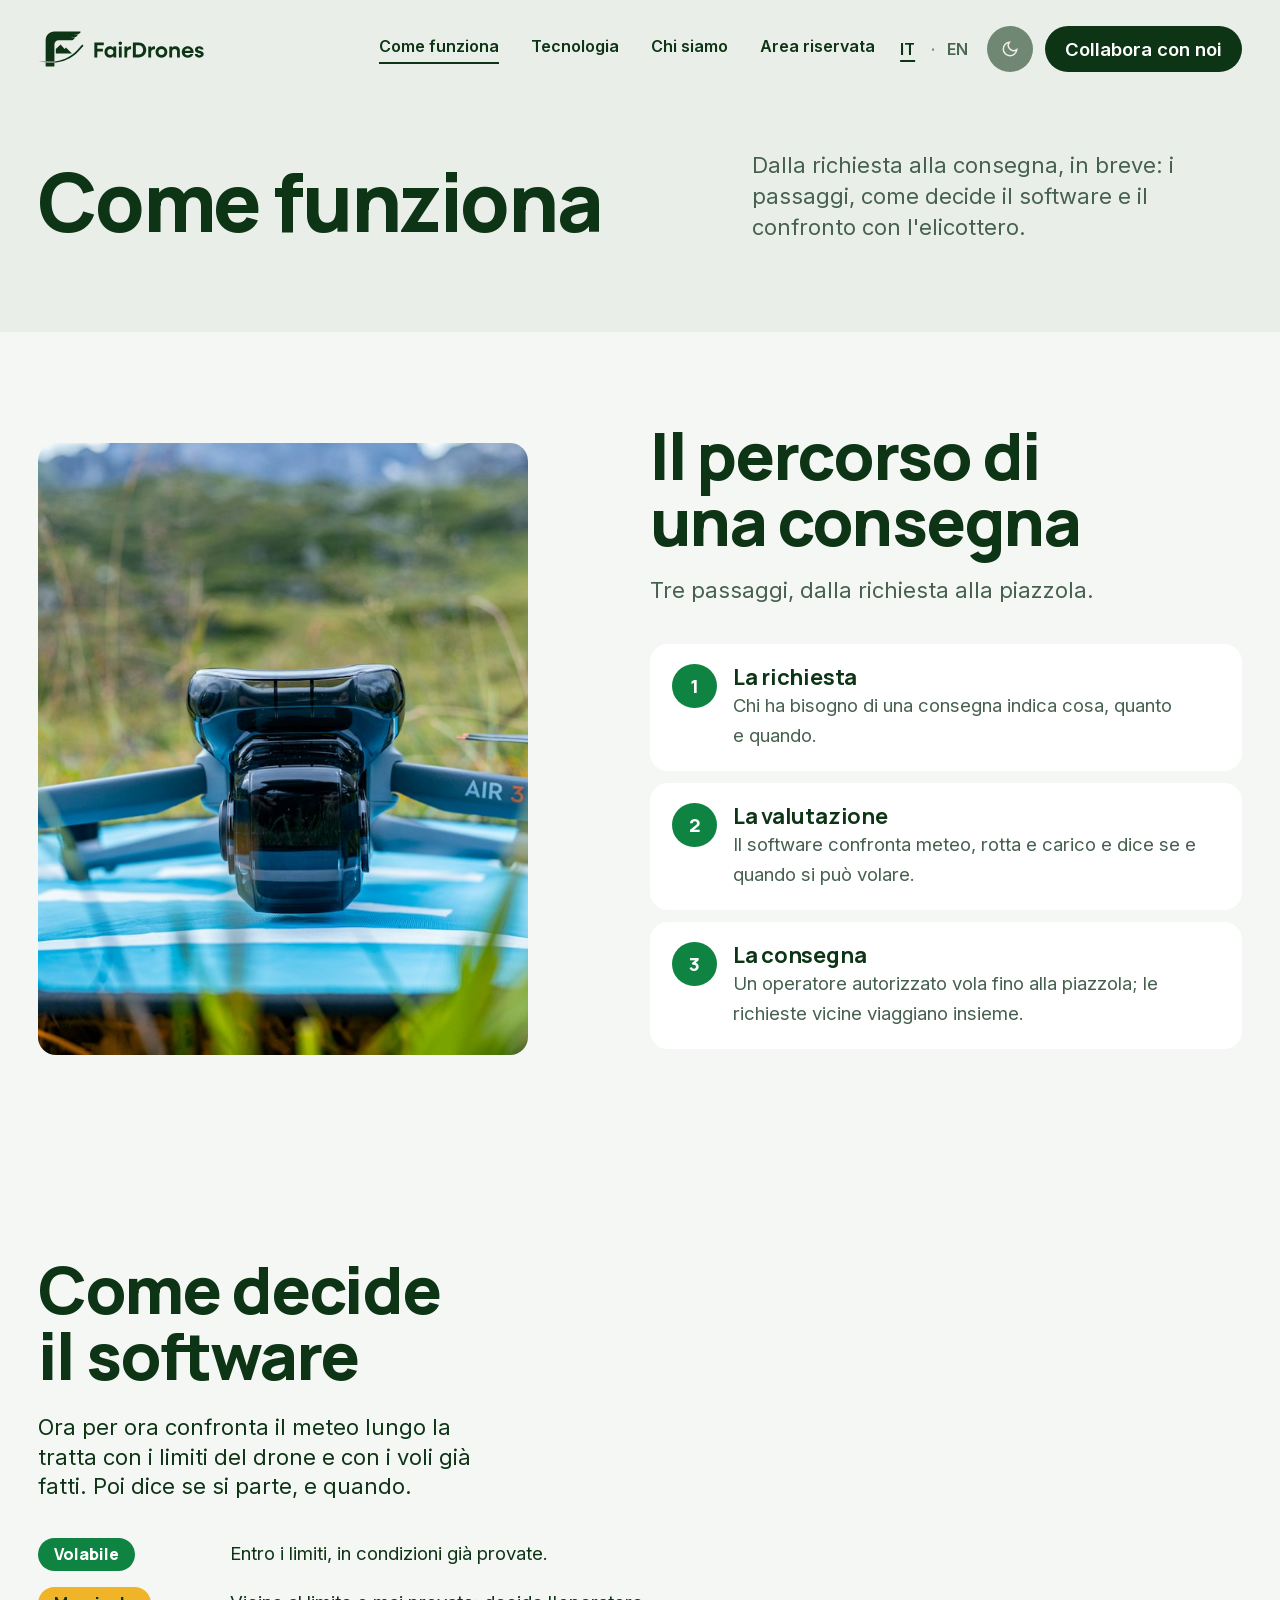
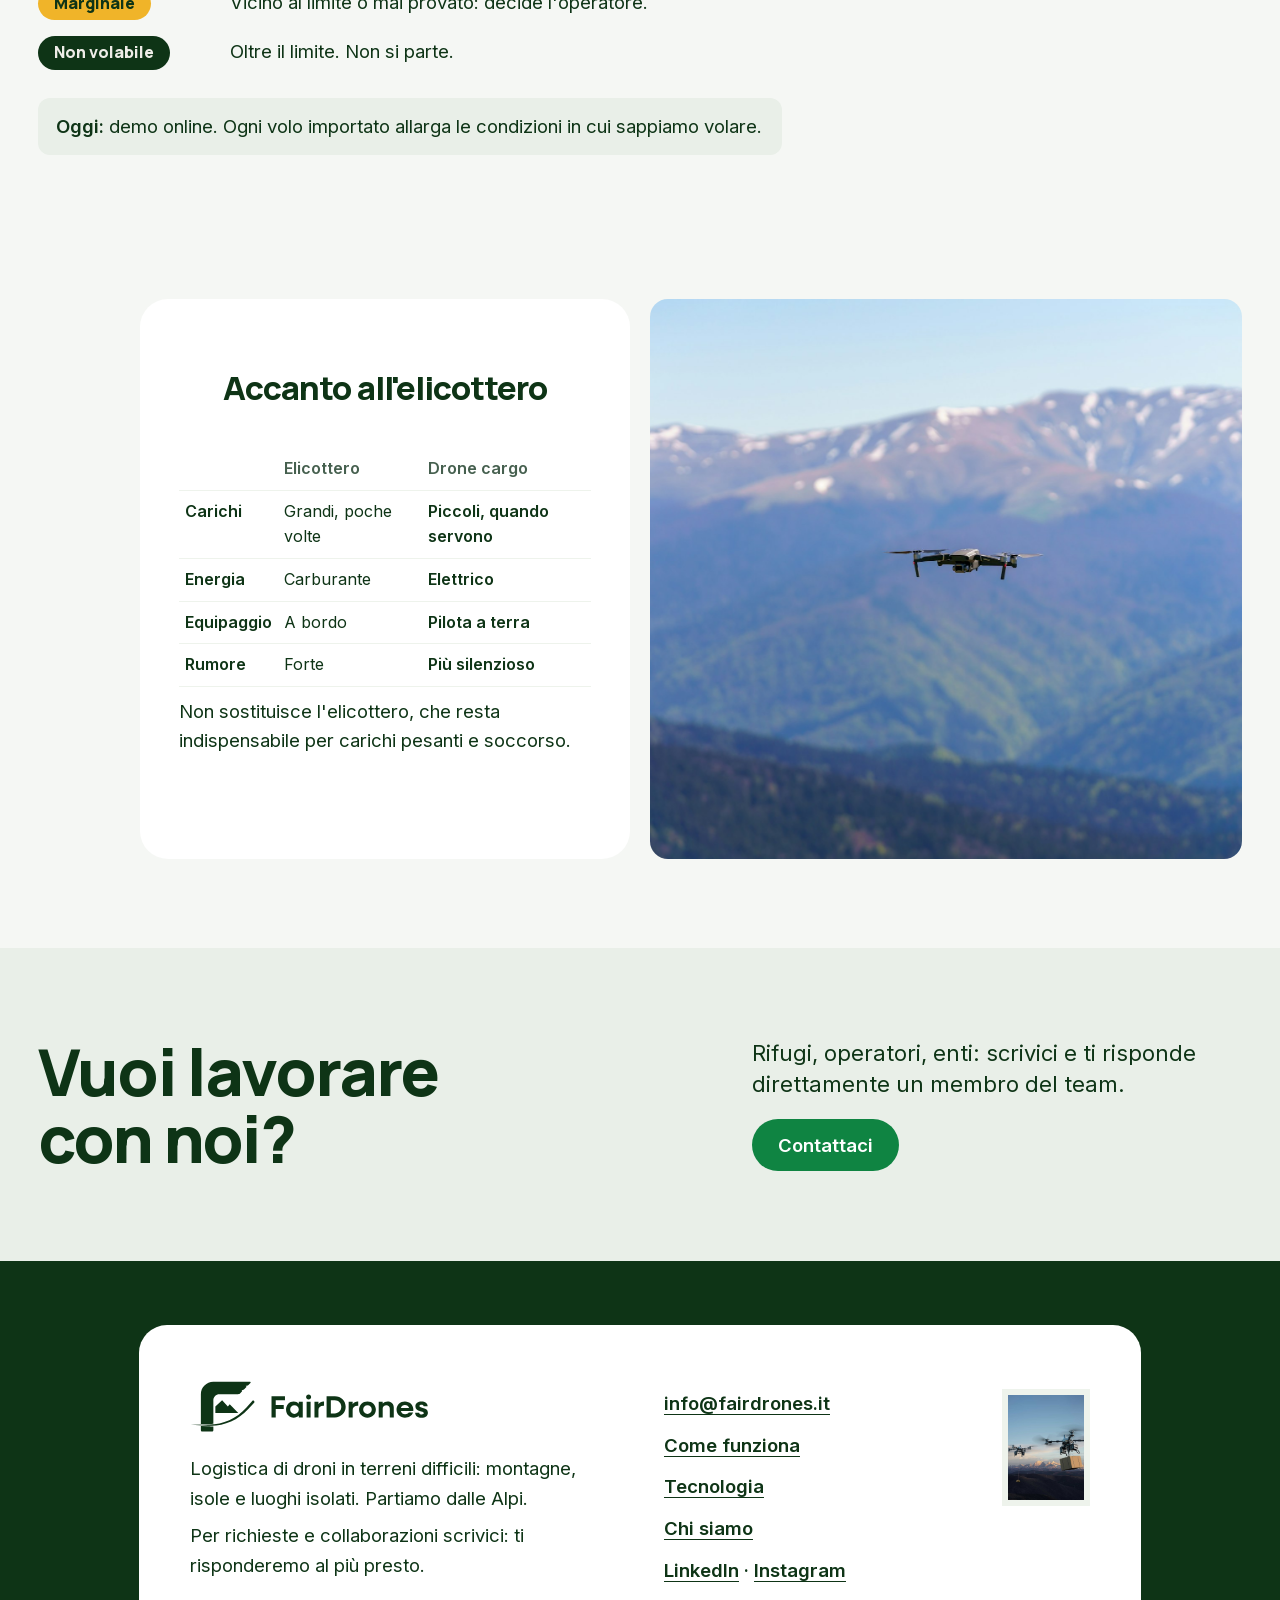
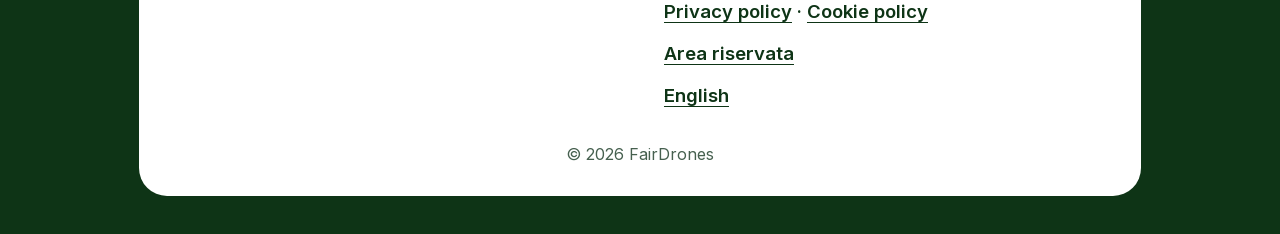
<file: fairdrones-redesign/come-funziona.html>
<!DOCTYPE html>
<html lang="it">
<head>
<meta charset="UTF-8">
<meta name="viewport" content="width=device-width, initial-scale=1">
<title>Come funziona · FairDrones</title>
<meta name="description" content="Il metodo FairDrones dalla richiesta alla consegna, il software di volo e come decide se si parte.">
<link rel="canonical" href="https://fairdrones.it/come-funziona.html">
<link rel="alternate" hreflang="it" href="https://fairdrones.it/come-funziona.html">
<link rel="alternate" hreflang="en" href="https://fairdrones.it/en/how-it-works.html">
<link rel="alternate" hreflang="x-default" href="https://fairdrones.it/come-funziona.html">
<meta property="og:type" content="website">
<meta property="og:site_name" content="FairDrones">
<meta property="og:title" content="Come funziona · FairDrones">
<meta property="og:description" content="Il metodo FairDrones dalla richiesta alla consegna, il software di volo e come decide se si parte.">
<meta property="og:url" content="https://fairdrones.it/come-funziona.html">
<meta property="og:image" content="https://fairdrones.it/assets/img/flycart-1200.jpg">
<meta property="og:image:width" content="1200">
<meta property="og:image:height" content="657">
<meta property="og:locale" content="it_IT">
<meta property="og:locale:alternate" content="en_GB">
<meta name="twitter:card" content="summary_large_image">
<meta name="twitter:title" content="Come funziona · FairDrones">
<meta name="twitter:description" content="Il metodo FairDrones dalla richiesta alla consegna, il software di volo e come decide se si parte.">
<meta name="twitter:image" content="https://fairdrones.it/assets/img/flycart-1200.jpg">
<link rel="icon" href="assets/img/favicon.svg" type="image/svg+xml">
<link rel="icon" href="assets/img/favicon-32.png" sizes="32x32" type="image/png">
<link rel="apple-touch-icon" href="assets/img/apple-touch-icon.png">
<link rel="preload" href="assets/fonts/manrope-latin.woff2" as="font" type="font/woff2" crossorigin>
<link rel="preload" href="assets/fonts/inter-latin.woff2" as="font" type="font/woff2" crossorigin>
<link rel="stylesheet" href="assets/style.css">
<script>
  // Applica il tema salvato prima del rendering (evita il flash)
  try { const t = localStorage.getItem('theme'); if (t) document.documentElement.setAttribute('data-theme', t); } catch (e) {}
  document.documentElement.classList.add('js');
</script>
<script src="assets/site.js" defer></script>
</head>
<body data-page="how">

<main class="sheet-stack">

  <section class="page-hero" aria-labelledby="page-title">
    <header class="topbar">
      <a href="./" class="wordmark" aria-label="FairDrones, homepage"><svg class="wm-mark" viewBox="278 118 286 224" aria-hidden="true" focusable="false"><g fill="currentColor"><path d="M 350.3 311.0 L 355.9 311.4 C 364.1 311.9 372.1 312.0 380.2 311.6 L 380.2 310.0 C 374.2 310.6 368.1 310.9 362.0 310.9 Z M 350.3 311.0"/><path d="M 369.9 316.8 C 365.2 316.8 360.4 316.7 355.6 316.4 L 325.6 314.4 L 325.6 333.5 C 325.6 336.6 328.1 339.2 331.3 339.2 L 374.5 339.2 C 377.6 339.2 380.2 336.6 380.2 333.5 L 380.2 316.6 C 376.8 316.7 373.3 316.8 369.9 316.8"/><path d="M 362.0 305.9 C 368.1 305.9 374.2 305.6 380.2 305.0 L 380.2 201.7 C 380.2 187.2 391.9 175.5 406.4 175.5 L 489.3 175.5 C 489.8 175.5 490.3 175.4 490.8 175.4 C 493.1 175.2 495.2 174.2 496.9 172.6 L 505.2 164.2 C 506.3 163.1 506.8 161.5 506.2 160.1 C 505.6 158.6 504.3 157.7 502.7 157.7 L 486.4 157.7 L 486.4 157.0 L 508.4 157.0 C 511.0 157.0 513.5 156.0 515.3 154.1 L 523.8 145.7 C 524.8 144.6 525.3 143.0 524.7 141.6 C 524.2 140.1 522.8 139.2 521.3 139.2 L 504.9 139.2 L 504.9 138.5 L 526.9 138.5 C 529.5 138.5 532.0 137.4 533.9 135.6 L 542.3 127.1 C 543.4 126.1 543.8 124.5 543.3 123.0 C 542.9 122.0 542.1 121.3 541.1 120.9 L 380.2 120.9 C 350.0 120.9 325.6 145.3 325.6 175.5 L 325.6 306.2 Z M 362.0 305.9"/><path d="M 489.3 258.0 L 389.0 258.0 L 389.0 229.7 L 418.6 202.1 L 443.7 229.7 L 451.9 220.1 Z M 489.3 258.0"/><path d="M 558.3 205.1 C 560.7 207.1 560.9 210.7 558.8 213.0 L 532.0 242.0 C 485.9 292.1 421.8 318.2 355.8 313.9 L 281.4 309.0 L 362.0 308.4 C 423.3 308.0 481.6 281.5 524.1 234.6 L 550.5 205.6 C 552.5 203.3 556.0 203.1 558.3 205.1"/></g></svg><svg class="wm-word" viewBox="178 383 486 75" aria-hidden="true" focusable="false"><g fill="currentColor"><path d="M 179.6 390.0 L 221.1 390.0 L 221.1 402.3 L 192.6 402.3 L 192.6 416.9 L 217.3 416.9 L 217.3 429.2 L 192.6 429.2 L 192.6 455.3 L 179.6 455.3 Z M 179.6 390.0"/><path d="M 263.7 431.1 C 263.7 423.6 258.0 417.8 250.3 417.8 C 242.8 417.8 237.1 423.6 237.1 431.1 C 237.1 438.7 242.8 444.5 250.3 444.5 C 258.0 444.5 263.7 438.7 263.7 431.1 M 224.4 431.1 C 224.4 416.8 234.5 405.9 248.0 405.9 C 254.4 405.9 259.8 408.4 263.7 412.7 L 263.7 407.0 L 276.0 407.0 L 276.0 455.3 L 263.7 455.3 L 263.7 449.6 C 259.8 453.8 254.4 456.4 248.0 456.4 C 234.5 456.4 224.4 445.5 224.4 431.1"/><path d="M 287.9 407.0 L 300.2 407.0 L 300.2 455.3 L 287.9 455.3 Z M 286.3 392.5 C 286.3 388.2 289.7 384.9 294.1 384.9 C 298.4 384.9 301.8 388.2 301.8 392.5 C 301.8 396.9 298.4 400.2 294.1 400.2 C 289.7 400.2 286.3 396.9 286.3 392.5"/><path d="M 312.1 407.0 L 324.4 407.0 L 324.4 414.3 C 328.2 409.3 333.4 406.3 339.8 406.3 L 341.6 406.3 L 341.6 418.9 L 339.8 418.9 C 329.9 418.9 324.4 424.1 324.4 432.3 L 324.4 455.3 L 312.1 455.3 Z M 312.1 407.0"/><path d="M 362.6 402.3 L 362.6 443.0 L 374.8 443.0 C 386.3 443.0 394.9 434.3 394.9 422.6 C 394.9 411.0 386.3 402.3 374.8 402.3 Z M 349.5 390.0 L 375.0 390.0 C 394.1 390.0 408.4 404.0 408.4 422.6 C 408.4 441.3 394.1 455.3 375.0 455.3 L 349.5 455.3 Z M 349.5 390.0"/><path d="M 417.6 407.0 L 429.9 407.0 L 429.9 414.3 C 433.7 409.3 438.9 406.3 445.3 406.3 L 447.1 406.3 L 447.1 418.9 L 445.3 418.9 C 435.4 418.9 429.9 424.1 429.9 432.3 L 429.9 455.3 L 417.6 455.3 Z M 417.6 407.0"/><path d="M 488.9 431.1 C 488.9 423.6 483.3 417.8 475.6 417.8 C 468.1 417.8 462.4 423.6 462.4 431.1 C 462.4 438.7 468.1 444.5 475.6 444.5 C 483.3 444.5 488.9 438.7 488.9 431.1 M 449.7 431.1 C 449.7 416.8 460.9 405.9 475.6 405.9 C 490.4 405.9 501.5 416.8 501.5 431.1 C 501.5 445.5 490.4 456.4 475.6 456.4 C 460.9 456.4 449.7 445.5 449.7 431.1"/><path d="M 510.3 407.0 L 522.6 407.0 L 522.6 412.4 C 526.4 408.1 531.7 405.9 538.0 405.9 C 549.3 405.9 556.8 413.3 556.8 424.6 L 556.8 455.3 L 544.5 455.3 L 544.5 428.6 C 544.5 422.1 540.3 417.8 534.0 417.8 C 527.2 417.8 522.6 422.1 522.6 428.8 L 522.6 455.3 L 510.3 455.3 Z M 510.3 407.0"/><path d="M 578.6 426.4 L 604.0 426.4 C 602.5 420.5 597.6 416.6 591.2 416.6 C 585.0 416.6 580.3 420.4 578.6 426.4 M 565.3 431.1 C 565.3 416.8 576.5 405.9 591.2 405.9 C 606.0 405.9 617.2 416.8 617.2 431.3 C 617.2 432.6 617.1 434.2 616.8 435.4 L 578.5 435.4 C 580.1 441.6 585.1 445.7 591.7 445.7 C 596.7 445.7 600.9 443.4 603.1 440.3 L 616.4 440.3 C 612.7 449.9 603.2 456.4 591.4 456.4 C 576.5 456.4 565.3 445.5 565.3 431.1"/><path d="M 622.7 440.8 L 635.1 440.8 C 635.1 444.1 638.4 446.3 642.8 446.3 C 646.9 446.3 649.7 444.4 649.7 441.8 C 649.7 434.0 623.5 438.5 623.5 421.2 C 623.5 411.5 631.6 405.9 642.2 405.9 C 653.5 405.9 661.3 412.1 661.3 420.7 L 649.0 420.7 C 649.0 417.9 646.2 415.9 642.1 415.9 C 638.4 415.9 635.8 417.6 635.8 420.1 C 635.8 427.7 662.1 423.3 662.1 440.6 C 662.1 450.1 654.3 456.4 642.8 456.4 C 630.8 456.4 622.7 449.9 622.7 440.8"/></g></svg></a>
      <nav class="toplinks" id="site-nav" aria-label="Sezioni">
        <a href="come-funziona.html" aria-current="page">Come funziona</a>
        <a href="tecnologia.html">Tecnologia</a>
        <a href="chi-siamo.html">Chi siamo</a>
        <a href="/area-riservata">Area riservata</a>
        <a href="./#contatti" class="nav-contact">Contatti</a>
      </nav>
      <div class="topactions">
        <nav class="lang" aria-label="Lingua">
          <a href="come-funziona.html" lang="it" aria-current="page" aria-label="Italiano">IT</a><span aria-hidden="true">·</span><a href="en/how-it-works.html" lang="en" hreflang="en" aria-label="English">EN</a>
        </nav>
        <button id="theme-toggle" type="button" aria-label="Cambia tema">
          <svg class="sun-icon" viewBox="0 0 24 24" fill="none" stroke="currentColor" stroke-width="2" aria-hidden="true"><circle cx="12" cy="12" r="5"/><path d="M12 1v2M12 21v2M4.22 4.22l1.42 1.42M18.36 18.36l1.42 1.42M1 12h2M21 12h2M4.22 19.78l1.42-1.42M18.36 5.64l1.42-1.42"/></svg>
          <svg class="moon-icon" viewBox="0 0 24 24" fill="none" stroke="currentColor" stroke-width="2" aria-hidden="true"><path d="M21 12.79A9 9 0 1 1 11.21 3 7 7 0 0 0 21 12.79z"/></svg>
        </button>
        <a href="./#contatti" class="btn btn-ink nav-cta" aria-label="Collabora con noi"><span class="cta-long" aria-hidden="true">Collabora con noi</span><span class="cta-short" aria-hidden="true">Contatti</span></a>
        <button class="menu-toggle" type="button" aria-expanded="false" aria-controls="site-nav">Menu</button>
      </div>
    </header>
    <div class="grid page-hero-body">
      <h1 id="page-title" class="display" data-rise>Come funziona</h1>
      <p class="page-hero-lead" data-rise>Dalla richiesta alla consegna, in breve: i passaggi, come decide il software e il confronto con l'elicottero.</p>
    </div>
  </section>

  <!-- IL PERCORSO DI UNA CONSEGNA -->
  <section class="steps" id="metodo" aria-labelledby="steps-title">
    <div class="grid">
      <figure class="ph steps-photo" data-rise><img src="assets/img/tab-efficienza.jpg" width="1400" height="788" alt="Drone pronto al decollo su una piazzola in un prato di montagna" loading="lazy"></figure>
      <div class="steps-body">
        <h2 id="steps-title" class="display head" data-rise>Il percorso di una consegna</h2>
        <p class="steps-lead" data-rise>Tre passaggi, dalla richiesta alla piazzola.</p>
        <ol class="steps-list" data-rise>
          <li><h3>La richiesta</h3><p>Chi ha bisogno di una consegna indica cosa, quanto e quando.</p></li>
          <li><h3>La valutazione</h3><p>Il software confronta meteo, rotta e carico e dice se e quando si può volare.</p></li>
          <li><h3>La consegna</h3><p>Un operatore autorizzato vola fino alla piazzola; le richieste vicine viaggiano insieme.</p></li>
        </ol>
      </div>
    </div>
  </section>

  <!-- COME DECIDE IL SOFTWARE: un frammento vero dell'interfaccia -->
  <section class="decide decide-lite" id="come-decide" aria-labelledby="decide-title">
    <div class="grid">
      <div class="decide-text">
        <h2 id="decide-title" class="display head" data-rise>Come decide<br> il software</h2>
        <p class="decide-lead" data-rise>Ora per ora confronta il meteo lungo la tratta con i limiti del drone e con i voli già fatti. Poi dice se si parte, e quando.</p>
        <dl class="verdicts" data-rise>
          <div><dt><span class="esito s-ok">Volabile</span></dt><dd>Entro i limiti, in condizioni già provate.</dd></div>
          <div><dt><span class="esito s-mar">Marginale</span></dt><dd>Vicino al limite o mai provato: decide l'operatore.</dd></div>
          <div><dt><span class="esito s-no">Non volabile</span></dt><dd>Oltre il limite. Non si parte.</dd></div>
        </dl>
        <p class="status" data-rise><strong>Oggi:</strong> demo online. Ogni volo importato allarga le condizioni in cui sappiamo volare.</p>
        <!-- DA CONFERMARE: possiamo dire "in prova con un operatore partner"? Se sì, togli hidden qui sotto e cancella la riga sopra -->
        <p class="status" hidden><strong>Oggi:</strong> demo online, in prova con un operatore partner. Ogni volo importato allarga le condizioni in cui sappiamo volare.</p>
      </div>
    </div>
  </section>

  <!-- PUNTI DI FORZA: il listino -->
  <section class="strengths" aria-labelledby="forza-title">
    <div class="grid">
      <div class="menu-sheet" data-rise>
        <h2 id="forza-title" class="display menu-title">Accanto all'elicottero</h2>
        <div class="menu-group">
          <table class="versus">
            <thead><tr><th scope="col"></th><th scope="col">Elicottero</th><th scope="col">Drone cargo</th></tr></thead>
            <tbody>
              <tr><th scope="row">Carichi</th><td>Grandi, poche volte</td><td>Piccoli, quando servono</td></tr>
              <tr><th scope="row">Energia</th><td>Carburante</td><td>Elettrico</td></tr>
              <tr><th scope="row">Equipaggio</th><td>A bordo</td><td>Pilota a terra</td></tr>
              <tr><th scope="row">Rumore</th><td>Forte</td><td>Più silenzioso</td></tr>
            </tbody>
          </table>
          <p class="menu-desc">Non sostituisce l'elicottero, che resta indispensabile per carichi pesanti e soccorso.</p>
        </div>
      </div>
      <figure class="ph strengths-photo" data-rise><img src="assets/img/hero.jpg" width="2000" height="1333" alt="Drone in volo davanti a una catena di montagne" loading="lazy"></figure>
    </div>
  </section>

  <!-- INVITO AI CONTATTI -->
  <section class="cta-band" aria-labelledby="band-title">
    <div class="grid">
      <h2 id="band-title" class="display head" data-rise>Vuoi lavorare<br> con noi?</h2>
      <div class="cta-band-side" data-rise>
        <p>Rifugi, operatori, enti: scrivici e ti risponde direttamente un membro del team.</p>
        <a href="./#contatti" class="btn btn-accent">Contattaci</a>
      </div>
    </div>
  </section>

</main>

<!-- FOOTER: il retro della bolla, scoperto dalla pagina che sale -->
<footer class="curtain">
  <div class="back-card">
    <div class="back-left">
      <p class="back-name" role="img" aria-label="FairDrones"><svg class="wm-mark" viewBox="278 118 286 224" aria-hidden="true" focusable="false"><g fill="currentColor"><path d="M 350.3 311.0 L 355.9 311.4 C 364.1 311.9 372.1 312.0 380.2 311.6 L 380.2 310.0 C 374.2 310.6 368.1 310.9 362.0 310.9 Z M 350.3 311.0"/><path d="M 369.9 316.8 C 365.2 316.8 360.4 316.7 355.6 316.4 L 325.6 314.4 L 325.6 333.5 C 325.6 336.6 328.1 339.2 331.3 339.2 L 374.5 339.2 C 377.6 339.2 380.2 336.6 380.2 333.5 L 380.2 316.6 C 376.8 316.7 373.3 316.8 369.9 316.8"/><path d="M 362.0 305.9 C 368.1 305.9 374.2 305.6 380.2 305.0 L 380.2 201.7 C 380.2 187.2 391.9 175.5 406.4 175.5 L 489.3 175.5 C 489.8 175.5 490.3 175.4 490.8 175.4 C 493.1 175.2 495.2 174.2 496.9 172.6 L 505.2 164.2 C 506.3 163.1 506.8 161.5 506.2 160.1 C 505.6 158.6 504.3 157.7 502.7 157.7 L 486.4 157.7 L 486.4 157.0 L 508.4 157.0 C 511.0 157.0 513.5 156.0 515.3 154.1 L 523.8 145.7 C 524.8 144.6 525.3 143.0 524.7 141.6 C 524.2 140.1 522.8 139.2 521.3 139.2 L 504.9 139.2 L 504.9 138.5 L 526.9 138.5 C 529.5 138.5 532.0 137.4 533.9 135.6 L 542.3 127.1 C 543.4 126.1 543.8 124.5 543.3 123.0 C 542.9 122.0 542.1 121.3 541.1 120.9 L 380.2 120.9 C 350.0 120.9 325.6 145.3 325.6 175.5 L 325.6 306.2 Z M 362.0 305.9"/><path d="M 489.3 258.0 L 389.0 258.0 L 389.0 229.7 L 418.6 202.1 L 443.7 229.7 L 451.9 220.1 Z M 489.3 258.0"/><path d="M 558.3 205.1 C 560.7 207.1 560.9 210.7 558.8 213.0 L 532.0 242.0 C 485.9 292.1 421.8 318.2 355.8 313.9 L 281.4 309.0 L 362.0 308.4 C 423.3 308.0 481.6 281.5 524.1 234.6 L 550.5 205.6 C 552.5 203.3 556.0 203.1 558.3 205.1"/></g></svg><svg class="wm-word" viewBox="178 383 486 75" aria-hidden="true" focusable="false"><g fill="currentColor"><path d="M 179.6 390.0 L 221.1 390.0 L 221.1 402.3 L 192.6 402.3 L 192.6 416.9 L 217.3 416.9 L 217.3 429.2 L 192.6 429.2 L 192.6 455.3 L 179.6 455.3 Z M 179.6 390.0"/><path d="M 263.7 431.1 C 263.7 423.6 258.0 417.8 250.3 417.8 C 242.8 417.8 237.1 423.6 237.1 431.1 C 237.1 438.7 242.8 444.5 250.3 444.5 C 258.0 444.5 263.7 438.7 263.7 431.1 M 224.4 431.1 C 224.4 416.8 234.5 405.9 248.0 405.9 C 254.4 405.9 259.8 408.4 263.7 412.7 L 263.7 407.0 L 276.0 407.0 L 276.0 455.3 L 263.7 455.3 L 263.7 449.6 C 259.8 453.8 254.4 456.4 248.0 456.4 C 234.5 456.4 224.4 445.5 224.4 431.1"/><path d="M 287.9 407.0 L 300.2 407.0 L 300.2 455.3 L 287.9 455.3 Z M 286.3 392.5 C 286.3 388.2 289.7 384.9 294.1 384.9 C 298.4 384.9 301.8 388.2 301.8 392.5 C 301.8 396.9 298.4 400.2 294.1 400.2 C 289.7 400.2 286.3 396.9 286.3 392.5"/><path d="M 312.1 407.0 L 324.4 407.0 L 324.4 414.3 C 328.2 409.3 333.4 406.3 339.8 406.3 L 341.6 406.3 L 341.6 418.9 L 339.8 418.9 C 329.9 418.9 324.4 424.1 324.4 432.3 L 324.4 455.3 L 312.1 455.3 Z M 312.1 407.0"/><path d="M 362.6 402.3 L 362.6 443.0 L 374.8 443.0 C 386.3 443.0 394.9 434.3 394.9 422.6 C 394.9 411.0 386.3 402.3 374.8 402.3 Z M 349.5 390.0 L 375.0 390.0 C 394.1 390.0 408.4 404.0 408.4 422.6 C 408.4 441.3 394.1 455.3 375.0 455.3 L 349.5 455.3 Z M 349.5 390.0"/><path d="M 417.6 407.0 L 429.9 407.0 L 429.9 414.3 C 433.7 409.3 438.9 406.3 445.3 406.3 L 447.1 406.3 L 447.1 418.9 L 445.3 418.9 C 435.4 418.9 429.9 424.1 429.9 432.3 L 429.9 455.3 L 417.6 455.3 Z M 417.6 407.0"/><path d="M 488.9 431.1 C 488.9 423.6 483.3 417.8 475.6 417.8 C 468.1 417.8 462.4 423.6 462.4 431.1 C 462.4 438.7 468.1 444.5 475.6 444.5 C 483.3 444.5 488.9 438.7 488.9 431.1 M 449.7 431.1 C 449.7 416.8 460.9 405.9 475.6 405.9 C 490.4 405.9 501.5 416.8 501.5 431.1 C 501.5 445.5 490.4 456.4 475.6 456.4 C 460.9 456.4 449.7 445.5 449.7 431.1"/><path d="M 510.3 407.0 L 522.6 407.0 L 522.6 412.4 C 526.4 408.1 531.7 405.9 538.0 405.9 C 549.3 405.9 556.8 413.3 556.8 424.6 L 556.8 455.3 L 544.5 455.3 L 544.5 428.6 C 544.5 422.1 540.3 417.8 534.0 417.8 C 527.2 417.8 522.6 422.1 522.6 428.8 L 522.6 455.3 L 510.3 455.3 Z M 510.3 407.0"/><path d="M 578.6 426.4 L 604.0 426.4 C 602.5 420.5 597.6 416.6 591.2 416.6 C 585.0 416.6 580.3 420.4 578.6 426.4 M 565.3 431.1 C 565.3 416.8 576.5 405.9 591.2 405.9 C 606.0 405.9 617.2 416.8 617.2 431.3 C 617.2 432.6 617.1 434.2 616.8 435.4 L 578.5 435.4 C 580.1 441.6 585.1 445.7 591.7 445.7 C 596.7 445.7 600.9 443.4 603.1 440.3 L 616.4 440.3 C 612.7 449.9 603.2 456.4 591.4 456.4 C 576.5 456.4 565.3 445.5 565.3 431.1"/><path d="M 622.7 440.8 L 635.1 440.8 C 635.1 444.1 638.4 446.3 642.8 446.3 C 646.9 446.3 649.7 444.4 649.7 441.8 C 649.7 434.0 623.5 438.5 623.5 421.2 C 623.5 411.5 631.6 405.9 642.2 405.9 C 653.5 405.9 661.3 412.1 661.3 420.7 L 649.0 420.7 C 649.0 417.9 646.2 415.9 642.1 415.9 C 638.4 415.9 635.8 417.6 635.8 420.1 C 635.8 427.7 662.1 423.3 662.1 440.6 C 662.1 450.1 654.3 456.4 642.8 456.4 C 630.8 456.4 622.7 449.9 622.7 440.8"/></g></svg></p>
      <p>Logistica di droni in terreni difficili: montagne, isole e luoghi isolati. Partiamo dalle Alpi.</p>
      <p>Per richieste e collaborazioni scrivici: ti risponderemo al più presto.</p>
    </div>
    <div class="back-right">
      <img class="stamp" src="assets/img/flycart-1200.jpg" width="1200" height="657" alt="" loading="lazy">
      <ul class="back-links">
        <li><a href="mailto:info@fairdrones.it">info@fairdrones.it</a></li>
        <li><a href="come-funziona.html">Come funziona</a></li>
        <li><a href="tecnologia.html">Tecnologia</a></li>
        <li><a href="chi-siamo.html">Chi siamo</a></li>
        <li><a href="https://www.linkedin.com/company/fairdrones/" target="_blank" rel="noopener">LinkedIn</a> · <a href="https://www.instagram.com/fairdrones" target="_blank" rel="noopener">Instagram</a></li>
        <li><a href="privacy-policy.html">Privacy policy</a> · <a href="cookie-policy.html">Cookie policy</a></li>
        <li><a href="/area-riservata">Area riservata</a></li>
        <li><a href="en/how-it-works.html" lang="en" hreflang="en">English</a></li>
      </ul>
    </div>
    <p class="imprint">© 2026 FairDrones</p>
  </div>
</footer>

</body>
</html>
</file>
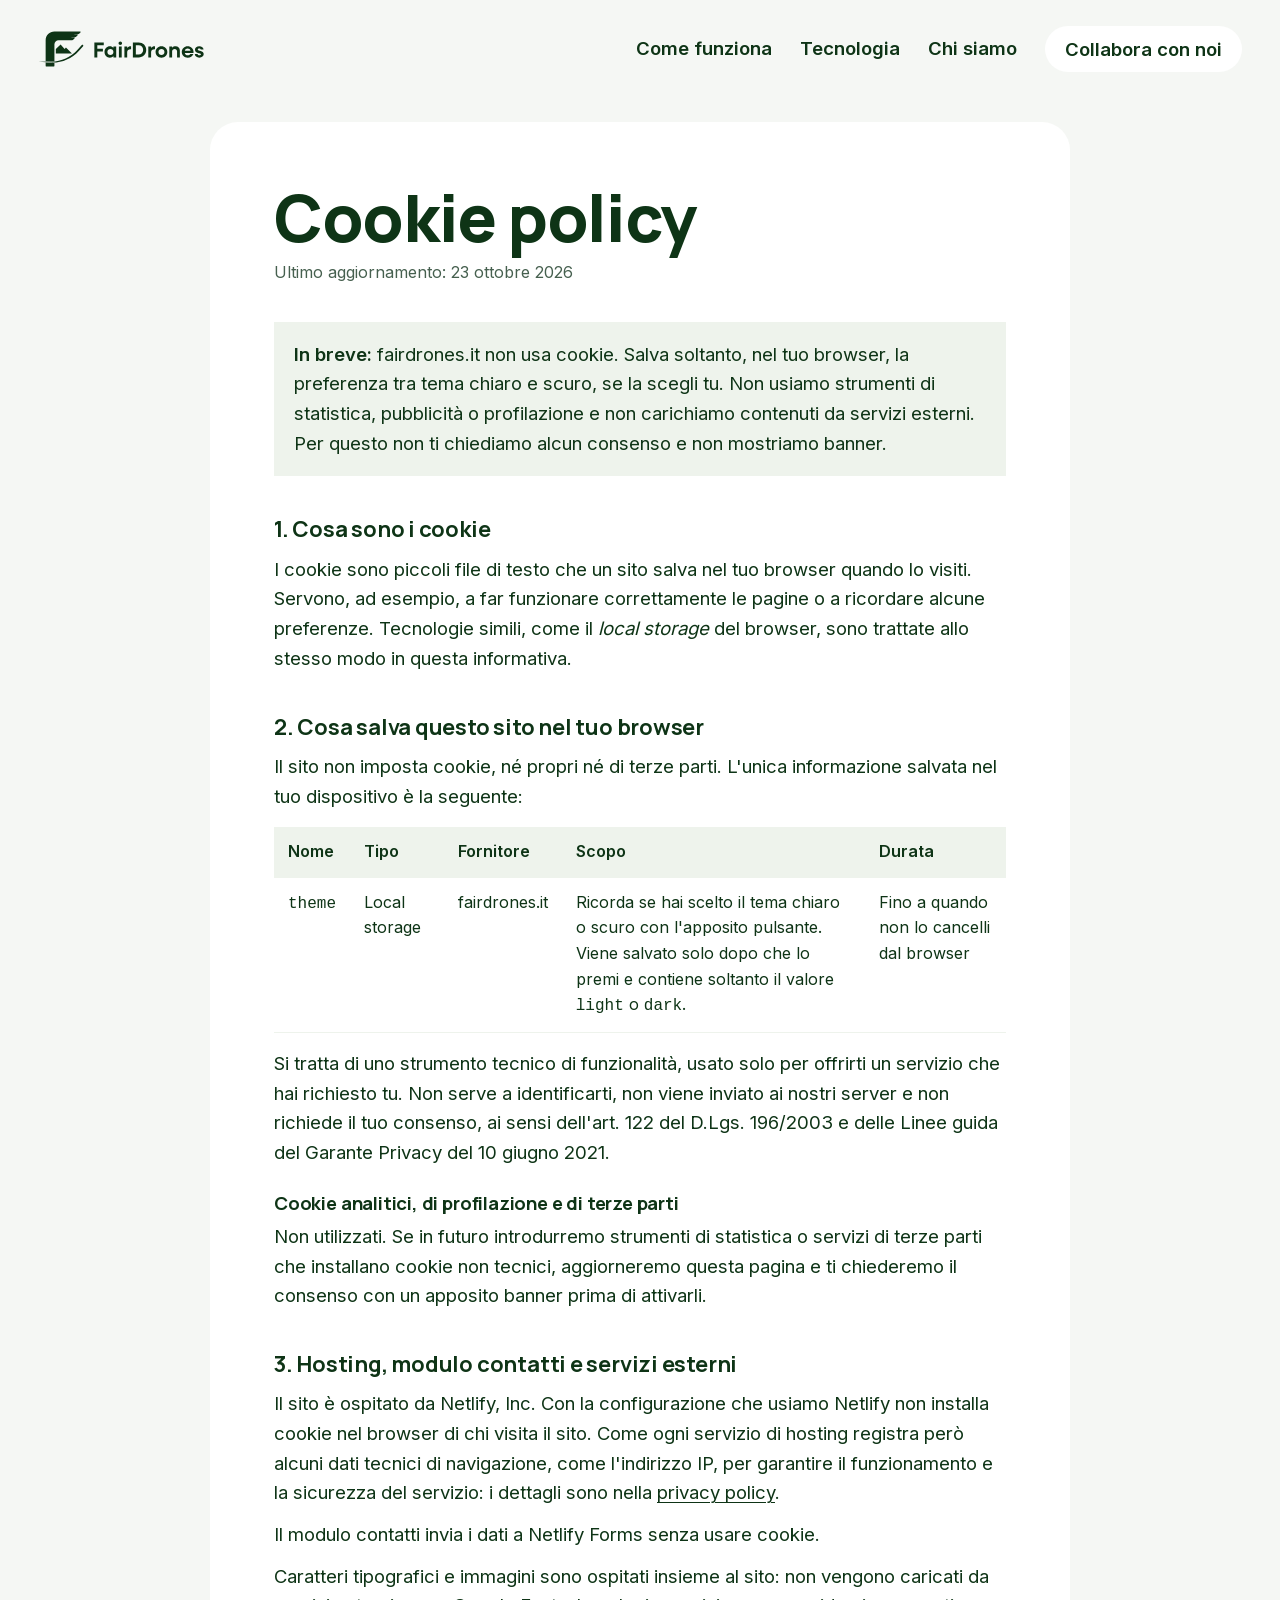
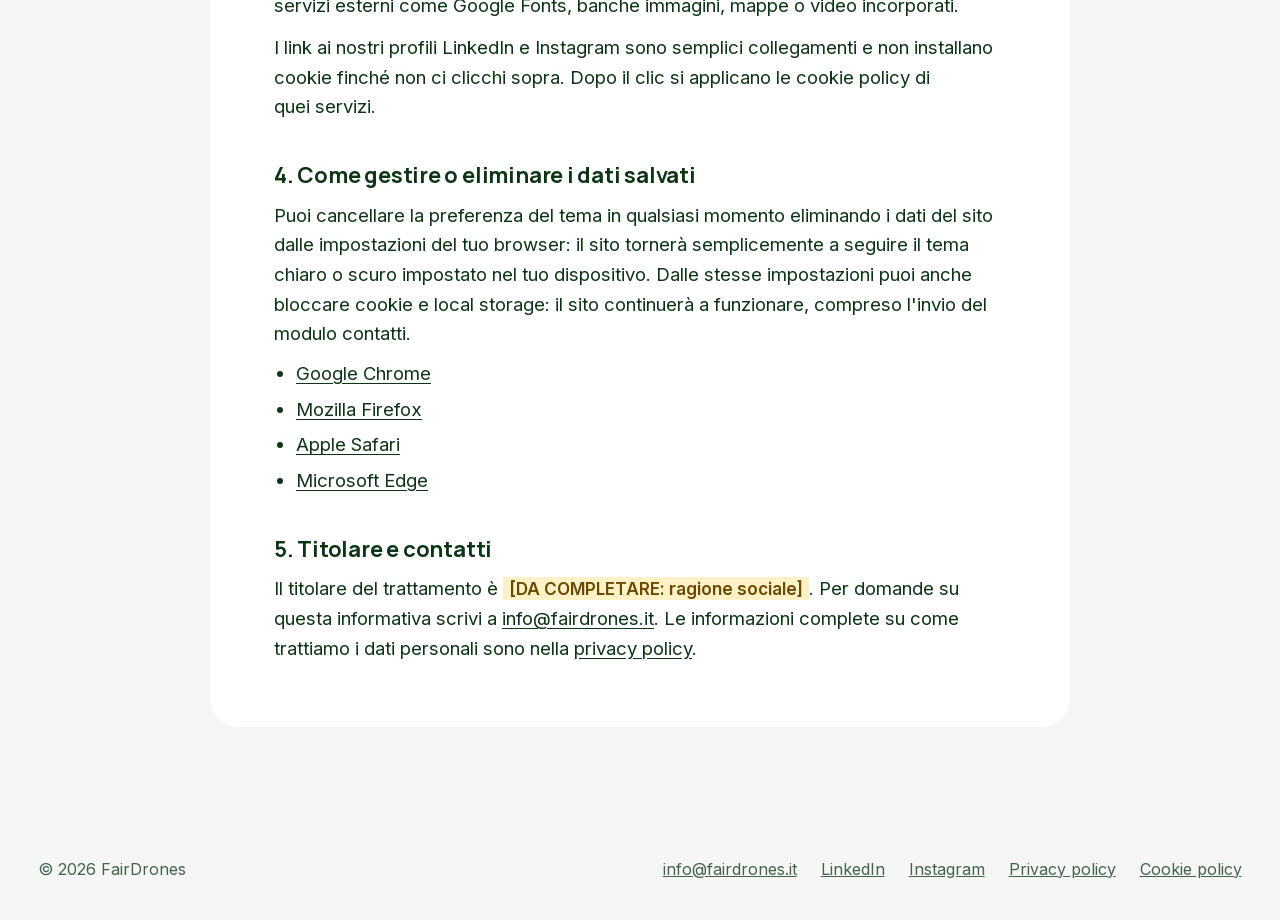
<file: fairdrones-redesign/cookie-policy.html>
<!DOCTYPE html>
<html lang="it">
<head>
<meta charset="UTF-8">
<meta name="viewport" content="width=device-width, initial-scale=1">
<title>Cookie policy — FairDrones</title>
<meta name="description" content="Informativa sui cookie del sito FairDrones.">
<meta name="robots" content="index, follow">
<link rel="icon" href="assets/img/favicon.svg" type="image/svg+xml">
<link rel="icon" href="assets/img/favicon-32.png" sizes="32x32" type="image/png">
<link rel="apple-touch-icon" href="assets/img/apple-touch-icon.png">
<link rel="preload" href="assets/fonts/manrope-latin.woff2" as="font" type="font/woff2" crossorigin>
<link rel="stylesheet" href="assets/style.css">
</head>
<body>

<header class="bar">
  <a href="index.html" class="wordmark" aria-label="FairDrones, homepage"><svg class="wm-mark" viewBox="278 118 286 224" aria-hidden="true" focusable="false"><g fill="currentColor"><path d="M 350.3 311.0 L 355.9 311.4 C 364.1 311.9 372.1 312.0 380.2 311.6 L 380.2 310.0 C 374.2 310.6 368.1 310.9 362.0 310.9 Z M 350.3 311.0"/><path d="M 369.9 316.8 C 365.2 316.8 360.4 316.7 355.6 316.4 L 325.6 314.4 L 325.6 333.5 C 325.6 336.6 328.1 339.2 331.3 339.2 L 374.5 339.2 C 377.6 339.2 380.2 336.6 380.2 333.5 L 380.2 316.6 C 376.8 316.7 373.3 316.8 369.9 316.8"/><path d="M 362.0 305.9 C 368.1 305.9 374.2 305.6 380.2 305.0 L 380.2 201.7 C 380.2 187.2 391.9 175.5 406.4 175.5 L 489.3 175.5 C 489.8 175.5 490.3 175.4 490.8 175.4 C 493.1 175.2 495.2 174.2 496.9 172.6 L 505.2 164.2 C 506.3 163.1 506.8 161.5 506.2 160.1 C 505.6 158.6 504.3 157.7 502.7 157.7 L 486.4 157.7 L 486.4 157.0 L 508.4 157.0 C 511.0 157.0 513.5 156.0 515.3 154.1 L 523.8 145.7 C 524.8 144.6 525.3 143.0 524.7 141.6 C 524.2 140.1 522.8 139.2 521.3 139.2 L 504.9 139.2 L 504.9 138.5 L 526.9 138.5 C 529.5 138.5 532.0 137.4 533.9 135.6 L 542.3 127.1 C 543.4 126.1 543.8 124.5 543.3 123.0 C 542.9 122.0 542.1 121.3 541.1 120.9 L 380.2 120.9 C 350.0 120.9 325.6 145.3 325.6 175.5 L 325.6 306.2 Z M 362.0 305.9"/><path d="M 489.3 258.0 L 389.0 258.0 L 389.0 229.7 L 418.6 202.1 L 443.7 229.7 L 451.9 220.1 Z M 489.3 258.0"/><path d="M 558.3 205.1 C 560.7 207.1 560.9 210.7 558.8 213.0 L 532.0 242.0 C 485.9 292.1 421.8 318.2 355.8 313.9 L 281.4 309.0 L 362.0 308.4 C 423.3 308.0 481.6 281.5 524.1 234.6 L 550.5 205.6 C 552.5 203.3 556.0 203.1 558.3 205.1"/></g></svg><svg class="wm-word" viewBox="178 383 486 75" aria-hidden="true" focusable="false"><g fill="currentColor"><path d="M 179.6 390.0 L 221.1 390.0 L 221.1 402.3 L 192.6 402.3 L 192.6 416.9 L 217.3 416.9 L 217.3 429.2 L 192.6 429.2 L 192.6 455.3 L 179.6 455.3 Z M 179.6 390.0"/><path d="M 263.7 431.1 C 263.7 423.6 258.0 417.8 250.3 417.8 C 242.8 417.8 237.1 423.6 237.1 431.1 C 237.1 438.7 242.8 444.5 250.3 444.5 C 258.0 444.5 263.7 438.7 263.7 431.1 M 224.4 431.1 C 224.4 416.8 234.5 405.9 248.0 405.9 C 254.4 405.9 259.8 408.4 263.7 412.7 L 263.7 407.0 L 276.0 407.0 L 276.0 455.3 L 263.7 455.3 L 263.7 449.6 C 259.8 453.8 254.4 456.4 248.0 456.4 C 234.5 456.4 224.4 445.5 224.4 431.1"/><path d="M 287.9 407.0 L 300.2 407.0 L 300.2 455.3 L 287.9 455.3 Z M 286.3 392.5 C 286.3 388.2 289.7 384.9 294.1 384.9 C 298.4 384.9 301.8 388.2 301.8 392.5 C 301.8 396.9 298.4 400.2 294.1 400.2 C 289.7 400.2 286.3 396.9 286.3 392.5"/><path d="M 312.1 407.0 L 324.4 407.0 L 324.4 414.3 C 328.2 409.3 333.4 406.3 339.8 406.3 L 341.6 406.3 L 341.6 418.9 L 339.8 418.9 C 329.9 418.9 324.4 424.1 324.4 432.3 L 324.4 455.3 L 312.1 455.3 Z M 312.1 407.0"/><path d="M 362.6 402.3 L 362.6 443.0 L 374.8 443.0 C 386.3 443.0 394.9 434.3 394.9 422.6 C 394.9 411.0 386.3 402.3 374.8 402.3 Z M 349.5 390.0 L 375.0 390.0 C 394.1 390.0 408.4 404.0 408.4 422.6 C 408.4 441.3 394.1 455.3 375.0 455.3 L 349.5 455.3 Z M 349.5 390.0"/><path d="M 417.6 407.0 L 429.9 407.0 L 429.9 414.3 C 433.7 409.3 438.9 406.3 445.3 406.3 L 447.1 406.3 L 447.1 418.9 L 445.3 418.9 C 435.4 418.9 429.9 424.1 429.9 432.3 L 429.9 455.3 L 417.6 455.3 Z M 417.6 407.0"/><path d="M 488.9 431.1 C 488.9 423.6 483.3 417.8 475.6 417.8 C 468.1 417.8 462.4 423.6 462.4 431.1 C 462.4 438.7 468.1 444.5 475.6 444.5 C 483.3 444.5 488.9 438.7 488.9 431.1 M 449.7 431.1 C 449.7 416.8 460.9 405.9 475.6 405.9 C 490.4 405.9 501.5 416.8 501.5 431.1 C 501.5 445.5 490.4 456.4 475.6 456.4 C 460.9 456.4 449.7 445.5 449.7 431.1"/><path d="M 510.3 407.0 L 522.6 407.0 L 522.6 412.4 C 526.4 408.1 531.7 405.9 538.0 405.9 C 549.3 405.9 556.8 413.3 556.8 424.6 L 556.8 455.3 L 544.5 455.3 L 544.5 428.6 C 544.5 422.1 540.3 417.8 534.0 417.8 C 527.2 417.8 522.6 422.1 522.6 428.8 L 522.6 455.3 L 510.3 455.3 Z M 510.3 407.0"/><path d="M 578.6 426.4 L 604.0 426.4 C 602.5 420.5 597.6 416.6 591.2 416.6 C 585.0 416.6 580.3 420.4 578.6 426.4 M 565.3 431.1 C 565.3 416.8 576.5 405.9 591.2 405.9 C 606.0 405.9 617.2 416.8 617.2 431.3 C 617.2 432.6 617.1 434.2 616.8 435.4 L 578.5 435.4 C 580.1 441.6 585.1 445.7 591.7 445.7 C 596.7 445.7 600.9 443.4 603.1 440.3 L 616.4 440.3 C 612.7 449.9 603.2 456.4 591.4 456.4 C 576.5 456.4 565.3 445.5 565.3 431.1"/><path d="M 622.7 440.8 L 635.1 440.8 C 635.1 444.1 638.4 446.3 642.8 446.3 C 646.9 446.3 649.7 444.4 649.7 441.8 C 649.7 434.0 623.5 438.5 623.5 421.2 C 623.5 411.5 631.6 405.9 642.2 405.9 C 653.5 405.9 661.3 412.1 661.3 420.7 L 649.0 420.7 C 649.0 417.9 646.2 415.9 642.1 415.9 C 638.4 415.9 635.8 417.6 635.8 420.1 C 635.8 427.7 662.1 423.3 662.1 440.6 C 662.1 450.1 654.3 456.4 642.8 456.4 C 630.8 456.4 622.7 449.9 622.7 440.8"/></g></svg></a>
  <nav aria-label="Sezioni">
    <a href="come-funziona.html">Come funziona</a>
    <a href="tecnologia.html">Tecnologia</a>
    <a href="chi-siamo.html">Chi siamo</a>
    <a href="index.html#contatti" class="btn btn-ink nav-cta" aria-label="Collabora con noi"><span class="cta-long" aria-hidden="true">Collabora con noi</span><span class="cta-short" aria-hidden="true">Contatti</span></a>
  </nav>
</header>

<main class="legal">
  <div class="wrap">
    <h1>Cookie policy</h1>
    <p class="updated">Ultimo aggiornamento: 23 ottobre 2026</p>

    <div class="callout"><strong>In breve:</strong> fairdrones.it non usa cookie. Salva soltanto, nel tuo browser, la preferenza tra tema chiaro e scuro, se la scegli tu. Non usiamo strumenti di statistica, pubblicità o profilazione e non carichiamo contenuti da servizi esterni. Per questo non ti chiediamo alcun consenso e non mostriamo banner.</div>

    <h2>1. Cosa sono i cookie</h2>
    <p>I cookie sono piccoli file di testo che un sito salva nel tuo browser quando lo visiti. Servono, ad esempio, a far funzionare correttamente le pagine o a ricordare alcune preferenze. Tecnologie simili, come il <em>local storage</em> del browser, sono trattate allo stesso modo in questa informativa.</p>

    <h2>2. Cosa salva questo sito nel tuo browser</h2>
    <p>Il sito non imposta cookie, né propri né di terze parti. L'unica informazione salvata nel tuo dispositivo è la seguente:</p>
    <div class="table-scroll">
    <table>
      <thead><tr><th>Nome</th><th>Tipo</th><th>Fornitore</th><th>Scopo</th><th>Durata</th></tr></thead>
      <tbody>
        <tr><td><code>theme</code></td><td>Local storage</td><td>fairdrones.it</td><td>Ricorda se hai scelto il tema chiaro o scuro con l'apposito pulsante. Viene salvato solo dopo che lo premi e contiene soltanto il valore <code>light</code> o <code>dark</code>.</td><td>Fino a quando non lo cancelli dal browser</td></tr>
      </tbody>
    </table>
    </div>
    <p>Si tratta di uno strumento tecnico di funzionalità, usato solo per offrirti un servizio che hai richiesto tu. Non serve a identificarti, non viene inviato ai nostri server e non richiede il tuo consenso, ai sensi dell'art. 122 del D.Lgs. 196/2003 e delle Linee guida del Garante Privacy del 10 giugno 2021.</p>

    <h3>Cookie analitici, di profilazione e di terze parti</h3>
    <p>Non utilizzati. Se in futuro introdurremo strumenti di statistica o servizi di terze parti che installano cookie non tecnici, aggiorneremo questa pagina e ti chiederemo il consenso con un apposito banner prima di attivarli.</p>

    <h2>3. Hosting, modulo contatti e servizi esterni</h2>
    <p>Il sito è ospitato da Netlify, Inc. Con la configurazione che usiamo Netlify non installa cookie nel browser di chi visita il sito. Come ogni servizio di hosting registra però alcuni dati tecnici di navigazione, come l'indirizzo IP, per garantire il funzionamento e la sicurezza del servizio: i dettagli sono nella <a href="privacy-policy.html">privacy policy</a>.</p>
    <p>Il modulo contatti invia i dati a Netlify Forms senza usare cookie.</p>
    <p>Caratteri tipografici e immagini sono ospitati insieme al sito: non vengono caricati da servizi esterni come Google Fonts, banche immagini, mappe o video incorporati.</p>
    <p>I link ai nostri profili LinkedIn e Instagram sono semplici collegamenti e non installano cookie finché non ci clicchi sopra. Dopo il clic si applicano le cookie policy di quei servizi.</p>

    <h2>4. Come gestire o eliminare i dati salvati</h2>
    <p>Puoi cancellare la preferenza del tema in qualsiasi momento eliminando i dati del sito dalle impostazioni del tuo browser: il sito tornerà semplicemente a seguire il tema chiaro o scuro impostato nel tuo dispositivo. Dalle stesse impostazioni puoi anche bloccare cookie e local storage: il sito continuerà a funzionare, compreso l'invio del modulo contatti.</p>
    <ul>
      <li><a href="https://support.google.com/chrome/answer/95647" target="_blank" rel="noopener">Google Chrome</a></li>
      <li><a href="https://support.mozilla.org/it/kb/protezione-antitracciamento-avanzata-firefox-desktop" target="_blank" rel="noopener">Mozilla Firefox</a></li>
      <li><a href="https://support.apple.com/it-it/guide/safari/sfri11471/mac" target="_blank" rel="noopener">Apple Safari</a></li>
      <li><a href="https://support.microsoft.com/it-it/microsoft-edge/eliminare-i-cookie-in-microsoft-edge-63947406-40ac-c3b8-57b9-2a946a29ae09" target="_blank" rel="noopener">Microsoft Edge</a></li>
    </ul>

    <h2>5. Titolare e contatti</h2>
    <p>Il titolare del trattamento è <span class="todo">[DA COMPLETARE: ragione sociale]</span>. Per domande su questa informativa scrivi a <a href="mailto:info@fairdrones.it">info@fairdrones.it</a>. Le informazioni complete su come trattiamo i dati personali sono nella <a href="privacy-policy.html">privacy policy</a>.</p>
  </div>
</main>

<footer class="legal-foot">
  <span>© 2026 FairDrones</span>
  <nav aria-label="Link">
    <a href="mailto:info@fairdrones.it">info@fairdrones.it</a>
    <a href="https://www.linkedin.com/company/fairdrones/" target="_blank" rel="noopener">LinkedIn</a>
    <a href="https://www.instagram.com/fairdrones" target="_blank" rel="noopener">Instagram</a>
    <a href="privacy-policy.html">Privacy policy</a>
    <a href="cookie-policy.html">Cookie policy</a>
  </nav>
</footer>

</body>
</html>
</file>
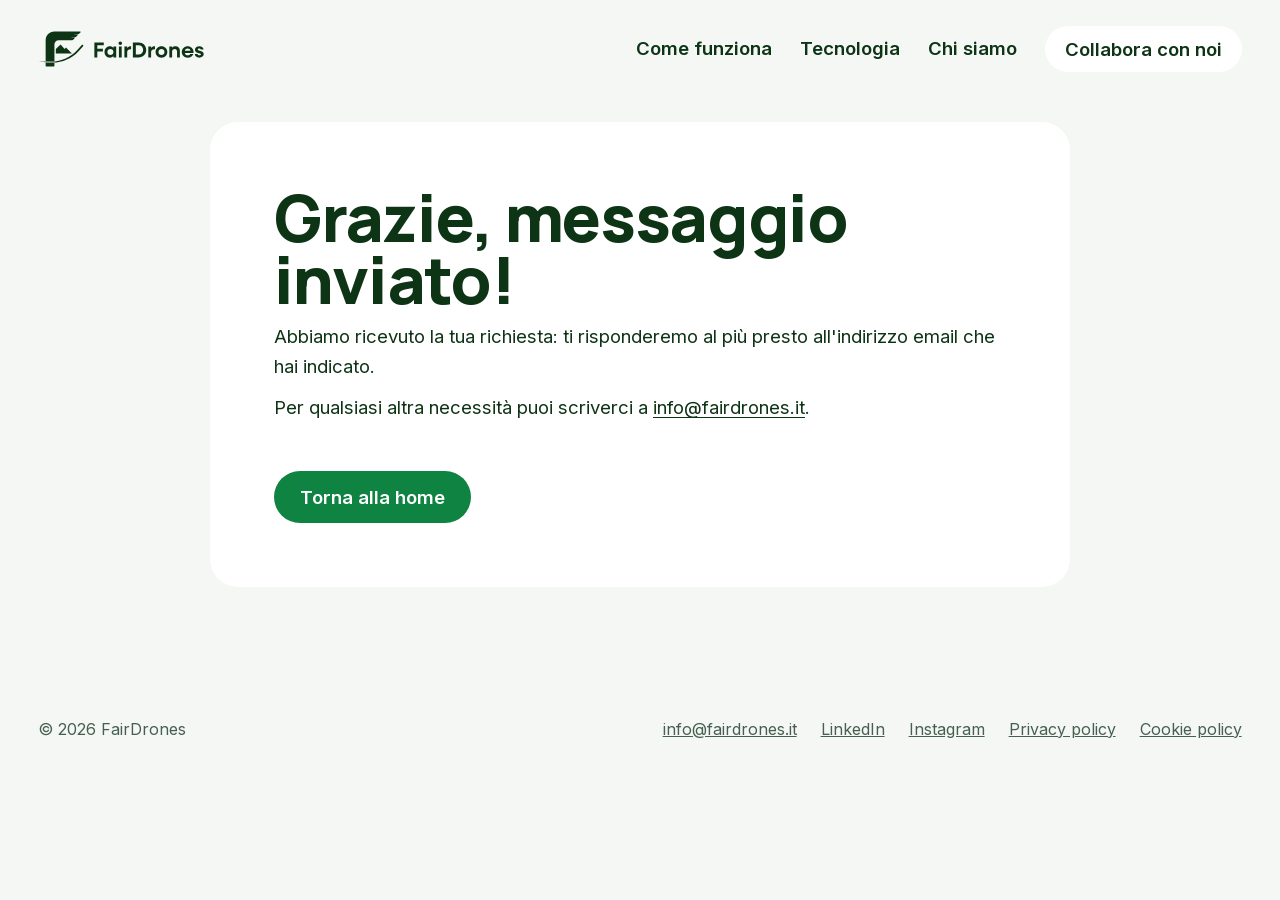
<file: fairdrones-redesign/grazie.html>
<!DOCTYPE html>
<html lang="it">
<head>
<meta charset="UTF-8">
<meta name="viewport" content="width=device-width, initial-scale=1">
<title>Messaggio inviato — FairDrones</title>
<meta name="description" content="Conferma di invio del modulo contatti FairDrones.">
<meta name="robots" content="noindex">
<link rel="icon" href="assets/img/favicon.svg" type="image/svg+xml">
<link rel="icon" href="assets/img/favicon-32.png" sizes="32x32" type="image/png">
<link rel="apple-touch-icon" href="assets/img/apple-touch-icon.png">
<link rel="preload" href="assets/fonts/manrope-latin.woff2" as="font" type="font/woff2" crossorigin>
<link rel="stylesheet" href="assets/style.css">
</head>
<body>

<header class="bar">
  <a href="index.html" class="wordmark" aria-label="FairDrones, homepage"><svg class="wm-mark" viewBox="278 118 286 224" aria-hidden="true" focusable="false"><g fill="currentColor"><path d="M 350.3 311.0 L 355.9 311.4 C 364.1 311.9 372.1 312.0 380.2 311.6 L 380.2 310.0 C 374.2 310.6 368.1 310.9 362.0 310.9 Z M 350.3 311.0"/><path d="M 369.9 316.8 C 365.2 316.8 360.4 316.7 355.6 316.4 L 325.6 314.4 L 325.6 333.5 C 325.6 336.6 328.1 339.2 331.3 339.2 L 374.5 339.2 C 377.6 339.2 380.2 336.6 380.2 333.5 L 380.2 316.6 C 376.8 316.7 373.3 316.8 369.9 316.8"/><path d="M 362.0 305.9 C 368.1 305.9 374.2 305.6 380.2 305.0 L 380.2 201.7 C 380.2 187.2 391.9 175.5 406.4 175.5 L 489.3 175.5 C 489.8 175.5 490.3 175.4 490.8 175.4 C 493.1 175.2 495.2 174.2 496.9 172.6 L 505.2 164.2 C 506.3 163.1 506.8 161.5 506.2 160.1 C 505.6 158.6 504.3 157.7 502.7 157.7 L 486.4 157.7 L 486.4 157.0 L 508.4 157.0 C 511.0 157.0 513.5 156.0 515.3 154.1 L 523.8 145.7 C 524.8 144.6 525.3 143.0 524.7 141.6 C 524.2 140.1 522.8 139.2 521.3 139.2 L 504.9 139.2 L 504.9 138.5 L 526.9 138.5 C 529.5 138.5 532.0 137.4 533.9 135.6 L 542.3 127.1 C 543.4 126.1 543.8 124.5 543.3 123.0 C 542.9 122.0 542.1 121.3 541.1 120.9 L 380.2 120.9 C 350.0 120.9 325.6 145.3 325.6 175.5 L 325.6 306.2 Z M 362.0 305.9"/><path d="M 489.3 258.0 L 389.0 258.0 L 389.0 229.7 L 418.6 202.1 L 443.7 229.7 L 451.9 220.1 Z M 489.3 258.0"/><path d="M 558.3 205.1 C 560.7 207.1 560.9 210.7 558.8 213.0 L 532.0 242.0 C 485.9 292.1 421.8 318.2 355.8 313.9 L 281.4 309.0 L 362.0 308.4 C 423.3 308.0 481.6 281.5 524.1 234.6 L 550.5 205.6 C 552.5 203.3 556.0 203.1 558.3 205.1"/></g></svg><svg class="wm-word" viewBox="178 383 486 75" aria-hidden="true" focusable="false"><g fill="currentColor"><path d="M 179.6 390.0 L 221.1 390.0 L 221.1 402.3 L 192.6 402.3 L 192.6 416.9 L 217.3 416.9 L 217.3 429.2 L 192.6 429.2 L 192.6 455.3 L 179.6 455.3 Z M 179.6 390.0"/><path d="M 263.7 431.1 C 263.7 423.6 258.0 417.8 250.3 417.8 C 242.8 417.8 237.1 423.6 237.1 431.1 C 237.1 438.7 242.8 444.5 250.3 444.5 C 258.0 444.5 263.7 438.7 263.7 431.1 M 224.4 431.1 C 224.4 416.8 234.5 405.9 248.0 405.9 C 254.4 405.9 259.8 408.4 263.7 412.7 L 263.7 407.0 L 276.0 407.0 L 276.0 455.3 L 263.7 455.3 L 263.7 449.6 C 259.8 453.8 254.4 456.4 248.0 456.4 C 234.5 456.4 224.4 445.5 224.4 431.1"/><path d="M 287.9 407.0 L 300.2 407.0 L 300.2 455.3 L 287.9 455.3 Z M 286.3 392.5 C 286.3 388.2 289.7 384.9 294.1 384.9 C 298.4 384.9 301.8 388.2 301.8 392.5 C 301.8 396.9 298.4 400.2 294.1 400.2 C 289.7 400.2 286.3 396.9 286.3 392.5"/><path d="M 312.1 407.0 L 324.4 407.0 L 324.4 414.3 C 328.2 409.3 333.4 406.3 339.8 406.3 L 341.6 406.3 L 341.6 418.9 L 339.8 418.9 C 329.9 418.9 324.4 424.1 324.4 432.3 L 324.4 455.3 L 312.1 455.3 Z M 312.1 407.0"/><path d="M 362.6 402.3 L 362.6 443.0 L 374.8 443.0 C 386.3 443.0 394.9 434.3 394.9 422.6 C 394.9 411.0 386.3 402.3 374.8 402.3 Z M 349.5 390.0 L 375.0 390.0 C 394.1 390.0 408.4 404.0 408.4 422.6 C 408.4 441.3 394.1 455.3 375.0 455.3 L 349.5 455.3 Z M 349.5 390.0"/><path d="M 417.6 407.0 L 429.9 407.0 L 429.9 414.3 C 433.7 409.3 438.9 406.3 445.3 406.3 L 447.1 406.3 L 447.1 418.9 L 445.3 418.9 C 435.4 418.9 429.9 424.1 429.9 432.3 L 429.9 455.3 L 417.6 455.3 Z M 417.6 407.0"/><path d="M 488.9 431.1 C 488.9 423.6 483.3 417.8 475.6 417.8 C 468.1 417.8 462.4 423.6 462.4 431.1 C 462.4 438.7 468.1 444.5 475.6 444.5 C 483.3 444.5 488.9 438.7 488.9 431.1 M 449.7 431.1 C 449.7 416.8 460.9 405.9 475.6 405.9 C 490.4 405.9 501.5 416.8 501.5 431.1 C 501.5 445.5 490.4 456.4 475.6 456.4 C 460.9 456.4 449.7 445.5 449.7 431.1"/><path d="M 510.3 407.0 L 522.6 407.0 L 522.6 412.4 C 526.4 408.1 531.7 405.9 538.0 405.9 C 549.3 405.9 556.8 413.3 556.8 424.6 L 556.8 455.3 L 544.5 455.3 L 544.5 428.6 C 544.5 422.1 540.3 417.8 534.0 417.8 C 527.2 417.8 522.6 422.1 522.6 428.8 L 522.6 455.3 L 510.3 455.3 Z M 510.3 407.0"/><path d="M 578.6 426.4 L 604.0 426.4 C 602.5 420.5 597.6 416.6 591.2 416.6 C 585.0 416.6 580.3 420.4 578.6 426.4 M 565.3 431.1 C 565.3 416.8 576.5 405.9 591.2 405.9 C 606.0 405.9 617.2 416.8 617.2 431.3 C 617.2 432.6 617.1 434.2 616.8 435.4 L 578.5 435.4 C 580.1 441.6 585.1 445.7 591.7 445.7 C 596.7 445.7 600.9 443.4 603.1 440.3 L 616.4 440.3 C 612.7 449.9 603.2 456.4 591.4 456.4 C 576.5 456.4 565.3 445.5 565.3 431.1"/><path d="M 622.7 440.8 L 635.1 440.8 C 635.1 444.1 638.4 446.3 642.8 446.3 C 646.9 446.3 649.7 444.4 649.7 441.8 C 649.7 434.0 623.5 438.5 623.5 421.2 C 623.5 411.5 631.6 405.9 642.2 405.9 C 653.5 405.9 661.3 412.1 661.3 420.7 L 649.0 420.7 C 649.0 417.9 646.2 415.9 642.1 415.9 C 638.4 415.9 635.8 417.6 635.8 420.1 C 635.8 427.7 662.1 423.3 662.1 440.6 C 662.1 450.1 654.3 456.4 642.8 456.4 C 630.8 456.4 622.7 449.9 622.7 440.8"/></g></svg></a>
  <nav aria-label="Sezioni">
    <a href="come-funziona.html">Come funziona</a>
    <a href="tecnologia.html">Tecnologia</a>
    <a href="chi-siamo.html">Chi siamo</a>
    <a href="index.html#contatti" class="btn btn-ink nav-cta" aria-label="Collabora con noi"><span class="cta-long" aria-hidden="true">Collabora con noi</span><span class="cta-short" aria-hidden="true">Contatti</span></a>
  </nav>
</header>

<main class="legal">
  <div class="wrap">
    <h1>Grazie, messaggio inviato!</h1>
    <p>Abbiamo ricevuto la tua richiesta: ti risponderemo al più presto all'indirizzo email che hai indicato.</p>
    <p>Per qualsiasi altra necessità puoi scriverci a <a href="mailto:info@fairdrones.it">info@fairdrones.it</a>.</p>
    <p style="margin-top:32px"><a href="index.html" class="btn btn-accent">Torna alla home</a></p>
  </div>
</main>

<footer class="legal-foot">
  <span>© 2026 FairDrones</span>
  <nav aria-label="Link">
    <a href="mailto:info@fairdrones.it">info@fairdrones.it</a>
    <a href="https://www.linkedin.com/company/fairdrones/" target="_blank" rel="noopener">LinkedIn</a>
    <a href="https://www.instagram.com/fairdrones" target="_blank" rel="noopener">Instagram</a>
    <a href="privacy-policy.html">Privacy policy</a>
    <a href="cookie-policy.html">Cookie policy</a>
  </nav>
</footer>

</body>
</html>
</file>
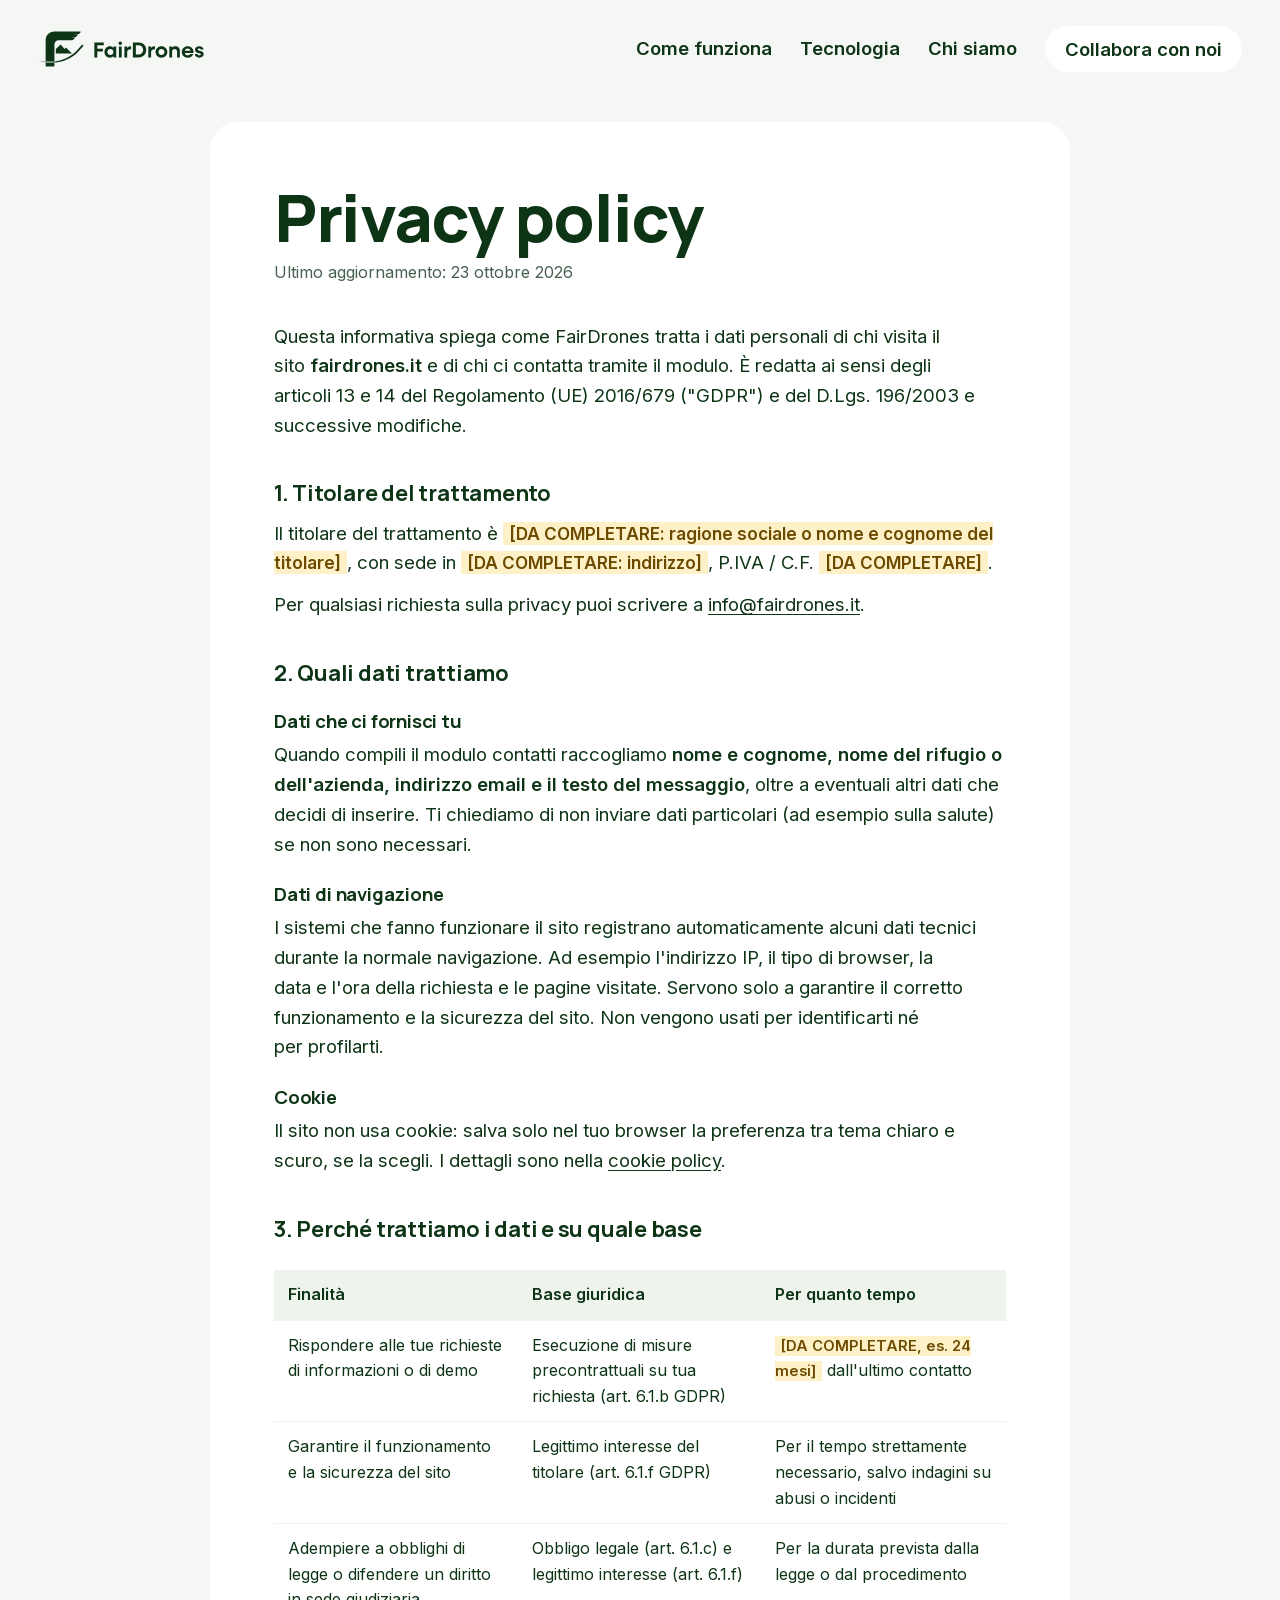
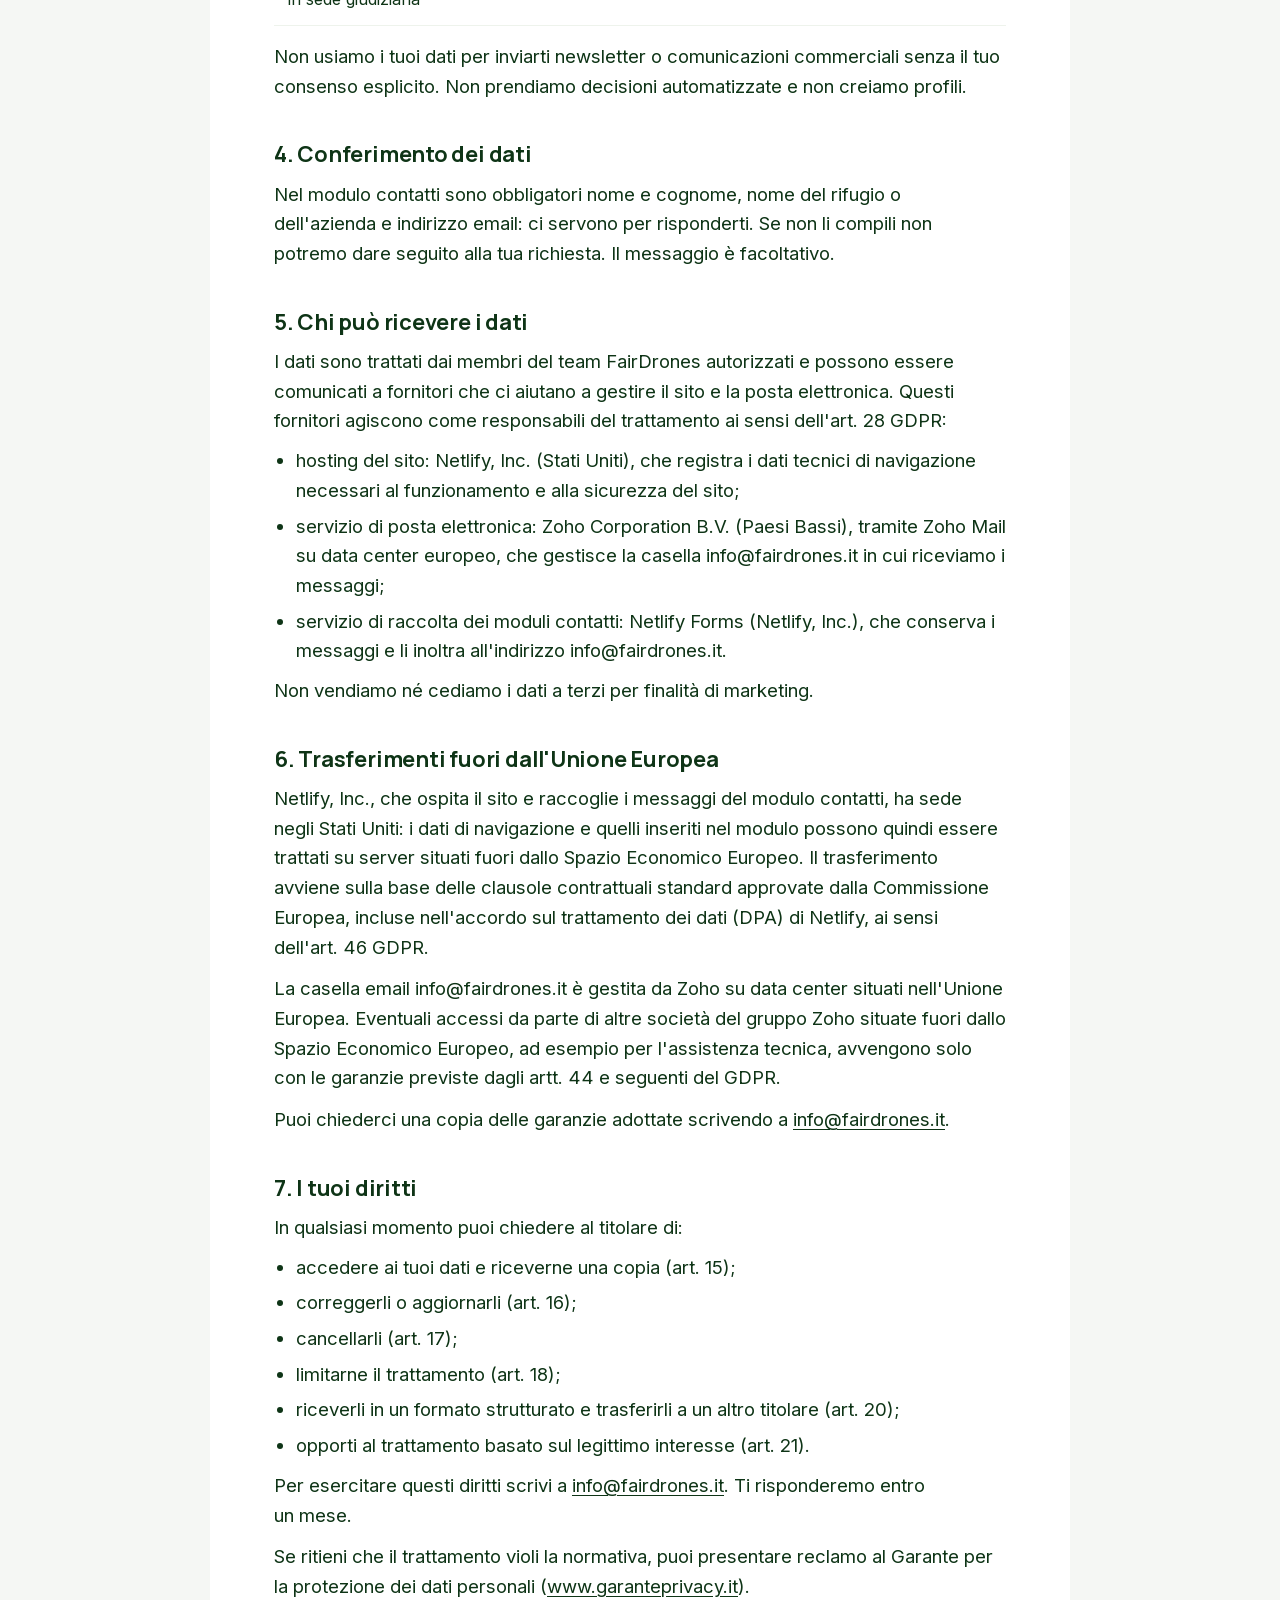
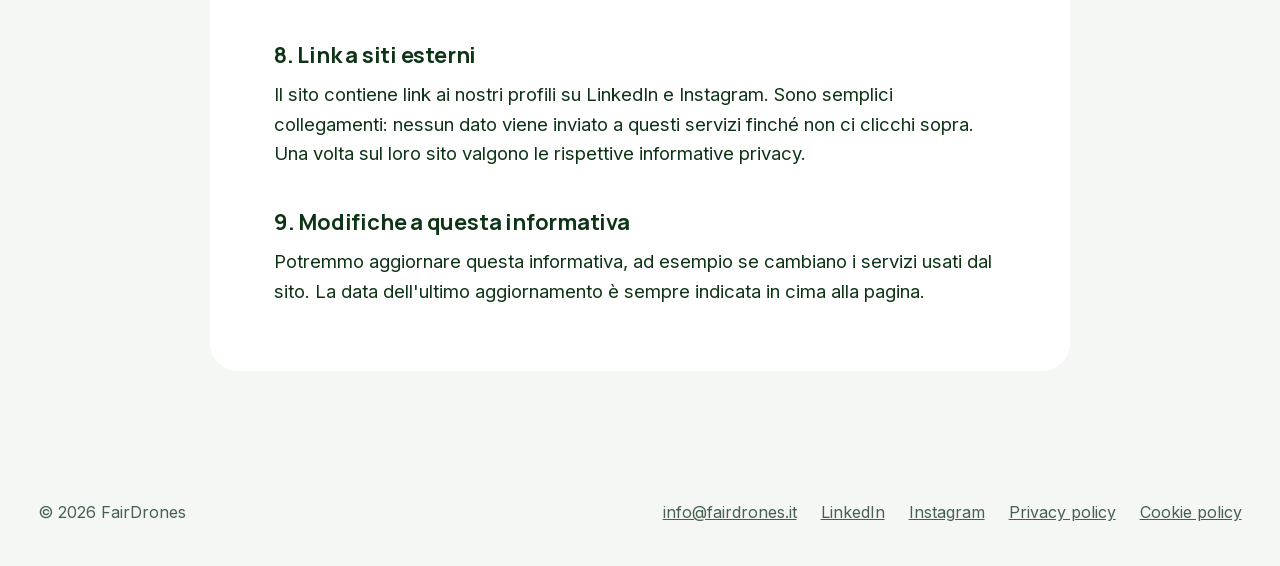
<file: fairdrones-redesign/privacy-policy.html>
<!DOCTYPE html>
<html lang="it">
<head>
<meta charset="UTF-8">
<meta name="viewport" content="width=device-width, initial-scale=1">
<title>Privacy policy — FairDrones</title>
<meta name="description" content="Informativa sul trattamento dei dati personali del sito FairDrones.">
<meta name="robots" content="index, follow">
<link rel="icon" href="assets/img/favicon.svg" type="image/svg+xml">
<link rel="icon" href="assets/img/favicon-32.png" sizes="32x32" type="image/png">
<link rel="apple-touch-icon" href="assets/img/apple-touch-icon.png">
<link rel="preload" href="assets/fonts/manrope-latin.woff2" as="font" type="font/woff2" crossorigin>
<link rel="stylesheet" href="assets/style.css">
</head>
<body>

<header class="bar">
  <a href="index.html" class="wordmark" aria-label="FairDrones, homepage"><svg class="wm-mark" viewBox="278 118 286 224" aria-hidden="true" focusable="false"><g fill="currentColor"><path d="M 350.3 311.0 L 355.9 311.4 C 364.1 311.9 372.1 312.0 380.2 311.6 L 380.2 310.0 C 374.2 310.6 368.1 310.9 362.0 310.9 Z M 350.3 311.0"/><path d="M 369.9 316.8 C 365.2 316.8 360.4 316.7 355.6 316.4 L 325.6 314.4 L 325.6 333.5 C 325.6 336.6 328.1 339.2 331.3 339.2 L 374.5 339.2 C 377.6 339.2 380.2 336.6 380.2 333.5 L 380.2 316.6 C 376.8 316.7 373.3 316.8 369.9 316.8"/><path d="M 362.0 305.9 C 368.1 305.9 374.2 305.6 380.2 305.0 L 380.2 201.7 C 380.2 187.2 391.9 175.5 406.4 175.5 L 489.3 175.5 C 489.8 175.5 490.3 175.4 490.8 175.4 C 493.1 175.2 495.2 174.2 496.9 172.6 L 505.2 164.2 C 506.3 163.1 506.8 161.5 506.2 160.1 C 505.6 158.6 504.3 157.7 502.7 157.7 L 486.4 157.7 L 486.4 157.0 L 508.4 157.0 C 511.0 157.0 513.5 156.0 515.3 154.1 L 523.8 145.7 C 524.8 144.6 525.3 143.0 524.7 141.6 C 524.2 140.1 522.8 139.2 521.3 139.2 L 504.9 139.2 L 504.9 138.5 L 526.9 138.5 C 529.5 138.5 532.0 137.4 533.9 135.6 L 542.3 127.1 C 543.4 126.1 543.8 124.5 543.3 123.0 C 542.9 122.0 542.1 121.3 541.1 120.9 L 380.2 120.9 C 350.0 120.9 325.6 145.3 325.6 175.5 L 325.6 306.2 Z M 362.0 305.9"/><path d="M 489.3 258.0 L 389.0 258.0 L 389.0 229.7 L 418.6 202.1 L 443.7 229.7 L 451.9 220.1 Z M 489.3 258.0"/><path d="M 558.3 205.1 C 560.7 207.1 560.9 210.7 558.8 213.0 L 532.0 242.0 C 485.9 292.1 421.8 318.2 355.8 313.9 L 281.4 309.0 L 362.0 308.4 C 423.3 308.0 481.6 281.5 524.1 234.6 L 550.5 205.6 C 552.5 203.3 556.0 203.1 558.3 205.1"/></g></svg><svg class="wm-word" viewBox="178 383 486 75" aria-hidden="true" focusable="false"><g fill="currentColor"><path d="M 179.6 390.0 L 221.1 390.0 L 221.1 402.3 L 192.6 402.3 L 192.6 416.9 L 217.3 416.9 L 217.3 429.2 L 192.6 429.2 L 192.6 455.3 L 179.6 455.3 Z M 179.6 390.0"/><path d="M 263.7 431.1 C 263.7 423.6 258.0 417.8 250.3 417.8 C 242.8 417.8 237.1 423.6 237.1 431.1 C 237.1 438.7 242.8 444.5 250.3 444.5 C 258.0 444.5 263.7 438.7 263.7 431.1 M 224.4 431.1 C 224.4 416.8 234.5 405.9 248.0 405.9 C 254.4 405.9 259.8 408.4 263.7 412.7 L 263.7 407.0 L 276.0 407.0 L 276.0 455.3 L 263.7 455.3 L 263.7 449.6 C 259.8 453.8 254.4 456.4 248.0 456.4 C 234.5 456.4 224.4 445.5 224.4 431.1"/><path d="M 287.9 407.0 L 300.2 407.0 L 300.2 455.3 L 287.9 455.3 Z M 286.3 392.5 C 286.3 388.2 289.7 384.9 294.1 384.9 C 298.4 384.9 301.8 388.2 301.8 392.5 C 301.8 396.9 298.4 400.2 294.1 400.2 C 289.7 400.2 286.3 396.9 286.3 392.5"/><path d="M 312.1 407.0 L 324.4 407.0 L 324.4 414.3 C 328.2 409.3 333.4 406.3 339.8 406.3 L 341.6 406.3 L 341.6 418.9 L 339.8 418.9 C 329.9 418.9 324.4 424.1 324.4 432.3 L 324.4 455.3 L 312.1 455.3 Z M 312.1 407.0"/><path d="M 362.6 402.3 L 362.6 443.0 L 374.8 443.0 C 386.3 443.0 394.9 434.3 394.9 422.6 C 394.9 411.0 386.3 402.3 374.8 402.3 Z M 349.5 390.0 L 375.0 390.0 C 394.1 390.0 408.4 404.0 408.4 422.6 C 408.4 441.3 394.1 455.3 375.0 455.3 L 349.5 455.3 Z M 349.5 390.0"/><path d="M 417.6 407.0 L 429.9 407.0 L 429.9 414.3 C 433.7 409.3 438.9 406.3 445.3 406.3 L 447.1 406.3 L 447.1 418.9 L 445.3 418.9 C 435.4 418.9 429.9 424.1 429.9 432.3 L 429.9 455.3 L 417.6 455.3 Z M 417.6 407.0"/><path d="M 488.9 431.1 C 488.9 423.6 483.3 417.8 475.6 417.8 C 468.1 417.8 462.4 423.6 462.4 431.1 C 462.4 438.7 468.1 444.5 475.6 444.5 C 483.3 444.5 488.9 438.7 488.9 431.1 M 449.7 431.1 C 449.7 416.8 460.9 405.9 475.6 405.9 C 490.4 405.9 501.5 416.8 501.5 431.1 C 501.5 445.5 490.4 456.4 475.6 456.4 C 460.9 456.4 449.7 445.5 449.7 431.1"/><path d="M 510.3 407.0 L 522.6 407.0 L 522.6 412.4 C 526.4 408.1 531.7 405.9 538.0 405.9 C 549.3 405.9 556.8 413.3 556.8 424.6 L 556.8 455.3 L 544.5 455.3 L 544.5 428.6 C 544.5 422.1 540.3 417.8 534.0 417.8 C 527.2 417.8 522.6 422.1 522.6 428.8 L 522.6 455.3 L 510.3 455.3 Z M 510.3 407.0"/><path d="M 578.6 426.4 L 604.0 426.4 C 602.5 420.5 597.6 416.6 591.2 416.6 C 585.0 416.6 580.3 420.4 578.6 426.4 M 565.3 431.1 C 565.3 416.8 576.5 405.9 591.2 405.9 C 606.0 405.9 617.2 416.8 617.2 431.3 C 617.2 432.6 617.1 434.2 616.8 435.4 L 578.5 435.4 C 580.1 441.6 585.1 445.7 591.7 445.7 C 596.7 445.7 600.9 443.4 603.1 440.3 L 616.4 440.3 C 612.7 449.9 603.2 456.4 591.4 456.4 C 576.5 456.4 565.3 445.5 565.3 431.1"/><path d="M 622.7 440.8 L 635.1 440.8 C 635.1 444.1 638.4 446.3 642.8 446.3 C 646.9 446.3 649.7 444.4 649.7 441.8 C 649.7 434.0 623.5 438.5 623.5 421.2 C 623.5 411.5 631.6 405.9 642.2 405.9 C 653.5 405.9 661.3 412.1 661.3 420.7 L 649.0 420.7 C 649.0 417.9 646.2 415.9 642.1 415.9 C 638.4 415.9 635.8 417.6 635.8 420.1 C 635.8 427.7 662.1 423.3 662.1 440.6 C 662.1 450.1 654.3 456.4 642.8 456.4 C 630.8 456.4 622.7 449.9 622.7 440.8"/></g></svg></a>
  <nav aria-label="Sezioni">
    <a href="come-funziona.html">Come funziona</a>
    <a href="tecnologia.html">Tecnologia</a>
    <a href="chi-siamo.html">Chi siamo</a>
    <a href="index.html#contatti" class="btn btn-ink nav-cta" aria-label="Collabora con noi"><span class="cta-long" aria-hidden="true">Collabora con noi</span><span class="cta-short" aria-hidden="true">Contatti</span></a>
  </nav>
</header>

<main class="legal">
  <div class="wrap">
    <h1>Privacy policy</h1>
    <p class="updated">Ultimo aggiornamento: 23 ottobre 2026</p>

    <p>Questa informativa spiega come FairDrones tratta i dati personali di chi visita il sito <strong>fairdrones.it</strong> e di chi ci contatta tramite il modulo. È redatta ai sensi degli articoli 13 e 14 del Regolamento (UE) 2016/679 ("GDPR") e del D.Lgs. 196/2003 e successive modifiche.</p>

    <h2>1. Titolare del trattamento</h2>
    <p>Il titolare del trattamento è <span class="todo">[DA COMPLETARE: ragione sociale o nome e cognome del titolare]</span>, con sede in <span class="todo">[DA COMPLETARE: indirizzo]</span>, P.IVA / C.F. <span class="todo">[DA COMPLETARE]</span>.</p>
    <p>Per qualsiasi richiesta sulla privacy puoi scrivere a <a href="mailto:info@fairdrones.it">info@fairdrones.it</a>.</p>

    <h2>2. Quali dati trattiamo</h2>
    <h3>Dati che ci fornisci tu</h3>
    <p>Quando compili il modulo contatti raccogliamo <strong>nome e cognome, nome del rifugio o dell'azienda, indirizzo email e il testo del messaggio</strong>, oltre a eventuali altri dati che decidi di inserire. Ti chiediamo di non inviare dati particolari (ad esempio sulla salute) se non sono necessari.</p>
    <h3>Dati di navigazione</h3>
    <p>I sistemi che fanno funzionare il sito registrano automaticamente alcuni dati tecnici durante la normale navigazione. Ad esempio l'indirizzo IP, il tipo di browser, la data e l'ora della richiesta e le pagine visitate. Servono solo a garantire il corretto funzionamento e la sicurezza del sito. Non vengono usati per identificarti né per profilarti.</p>
    <h3>Cookie</h3>
    <p>Il sito non usa cookie: salva solo nel tuo browser la preferenza tra tema chiaro e scuro, se la scegli. I dettagli sono nella <a href="cookie-policy.html">cookie policy</a>.</p>

    <h2>3. Perché trattiamo i dati e su quale base</h2>
    <div class="table-scroll">
    <table>
      <thead><tr><th>Finalità</th><th>Base giuridica</th><th>Per quanto tempo</th></tr></thead>
      <tbody>
        <tr><td>Rispondere alle tue richieste di informazioni o di demo</td><td>Esecuzione di misure precontrattuali su tua richiesta (art. 6.1.b GDPR)</td><td><span class="todo">[DA COMPLETARE, es. 24 mesi]</span> dall'ultimo contatto</td></tr>
        <tr><td>Garantire il funzionamento e la sicurezza del sito</td><td>Legittimo interesse del titolare (art. 6.1.f GDPR)</td><td>Per il tempo strettamente necessario, salvo indagini su abusi o incidenti</td></tr>
        <tr><td>Adempiere a obblighi di legge o difendere un diritto in sede giudiziaria</td><td>Obbligo legale (art. 6.1.c) e legittimo interesse (art. 6.1.f)</td><td>Per la durata prevista dalla legge o dal procedimento</td></tr>
      </tbody>
    </table>
    </div>
    <p>Non usiamo i tuoi dati per inviarti newsletter o comunicazioni commerciali senza il tuo consenso esplicito. Non prendiamo decisioni automatizzate e non creiamo profili.</p>

    <h2>4. Conferimento dei dati</h2>
    <p>Nel modulo contatti sono obbligatori nome e cognome, nome del rifugio o dell'azienda e indirizzo email: ci servono per risponderti. Se non li compili non potremo dare seguito alla tua richiesta. Il messaggio è facoltativo.</p>

    <h2>5. Chi può ricevere i dati</h2>
    <p>I dati sono trattati dai membri del team FairDrones autorizzati e possono essere comunicati a fornitori che ci aiutano a gestire il sito e la posta elettronica. Questi fornitori agiscono come responsabili del trattamento ai sensi dell'art. 28 GDPR:</p>
    <ul>
      <li>hosting del sito: Netlify, Inc. (Stati Uniti), che registra i dati tecnici di navigazione necessari al funzionamento e alla sicurezza del sito;</li>
      <li>servizio di posta elettronica: Zoho Corporation B.V. (Paesi Bassi), tramite Zoho Mail su data center europeo, che gestisce la casella info@fairdrones.it in cui riceviamo i messaggi;</li>
      <li>servizio di raccolta dei moduli contatti: Netlify Forms (Netlify, Inc.), che conserva i messaggi e li inoltra all'indirizzo info@fairdrones.it.</li>
    </ul>
    <p>Non vendiamo né cediamo i dati a terzi per finalità di marketing.</p>

    <h2>6. Trasferimenti fuori dall'Unione Europea</h2>
    <p>Netlify, Inc., che ospita il sito e raccoglie i messaggi del modulo contatti, ha sede negli Stati Uniti: i dati di navigazione e quelli inseriti nel modulo possono quindi essere trattati su server situati fuori dallo Spazio Economico Europeo. Il trasferimento avviene sulla base delle clausole contrattuali standard approvate dalla Commissione Europea, incluse nell'accordo sul trattamento dei dati (DPA) di Netlify, ai sensi dell'art. 46 GDPR.</p>
    <p>La casella email info@fairdrones.it è gestita da Zoho su data center situati nell'Unione Europea. Eventuali accessi da parte di altre società del gruppo Zoho situate fuori dallo Spazio Economico Europeo, ad esempio per l'assistenza tecnica, avvengono solo con le garanzie previste dagli artt. 44 e seguenti del GDPR.</p>
    <p>Puoi chiederci una copia delle garanzie adottate scrivendo a <a href="mailto:info@fairdrones.it">info@fairdrones.it</a>.</p>

    <h2>7. I tuoi diritti</h2>
    <p>In qualsiasi momento puoi chiedere al titolare di:</p>
    <ul>
      <li>accedere ai tuoi dati e riceverne una copia (art. 15);</li>
      <li>correggerli o aggiornarli (art. 16);</li>
      <li>cancellarli (art. 17);</li>
      <li>limitarne il trattamento (art. 18);</li>
      <li>riceverli in un formato strutturato e trasferirli a un altro titolare (art. 20);</li>
      <li>opporti al trattamento basato sul legittimo interesse (art. 21).</li>
    </ul>
    <p>Per esercitare questi diritti scrivi a <a href="mailto:info@fairdrones.it">info@fairdrones.it</a>. Ti risponderemo entro un mese.</p>
    <p>Se ritieni che il trattamento violi la normativa, puoi presentare reclamo al Garante per la protezione dei dati personali (<a href="https://www.garanteprivacy.it" target="_blank" rel="noopener">www.garanteprivacy.it</a>).</p>

    <h2>8. Link a siti esterni</h2>
    <p>Il sito contiene link ai nostri profili su LinkedIn e Instagram. Sono semplici collegamenti: nessun dato viene inviato a questi servizi finché non ci clicchi sopra. Una volta sul loro sito valgono le rispettive informative privacy.</p>

    <h2>9. Modifiche a questa informativa</h2>
    <p>Potremmo aggiornare questa informativa, ad esempio se cambiano i servizi usati dal sito. La data dell'ultimo aggiornamento è sempre indicata in cima alla pagina.</p>
  </div>
</main>

<footer class="legal-foot">
  <span>© 2026 FairDrones</span>
  <nav aria-label="Link">
    <a href="mailto:info@fairdrones.it">info@fairdrones.it</a>
    <a href="https://www.linkedin.com/company/fairdrones/" target="_blank" rel="noopener">LinkedIn</a>
    <a href="https://www.instagram.com/fairdrones" target="_blank" rel="noopener">Instagram</a>
    <a href="privacy-policy.html">Privacy policy</a>
    <a href="cookie-policy.html">Cookie policy</a>
  </nav>
</footer>

</body>
</html>
</file>
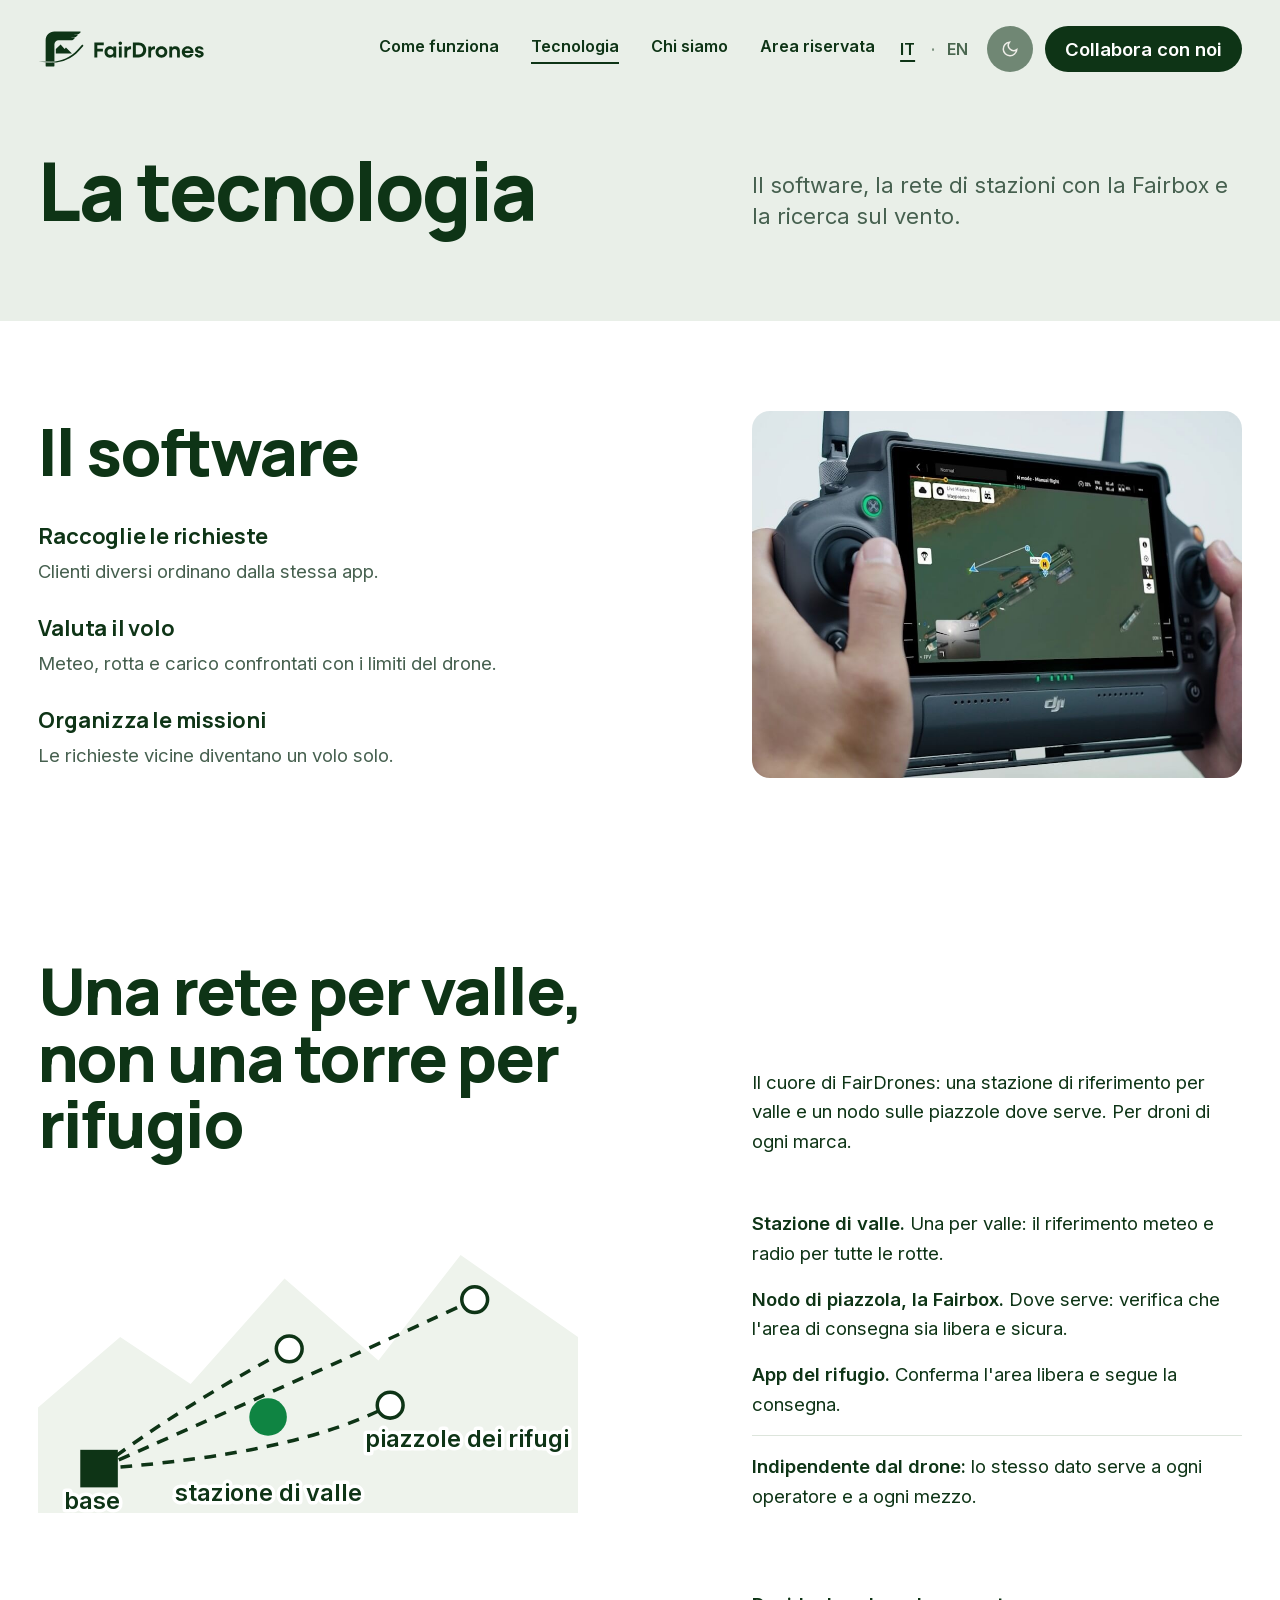
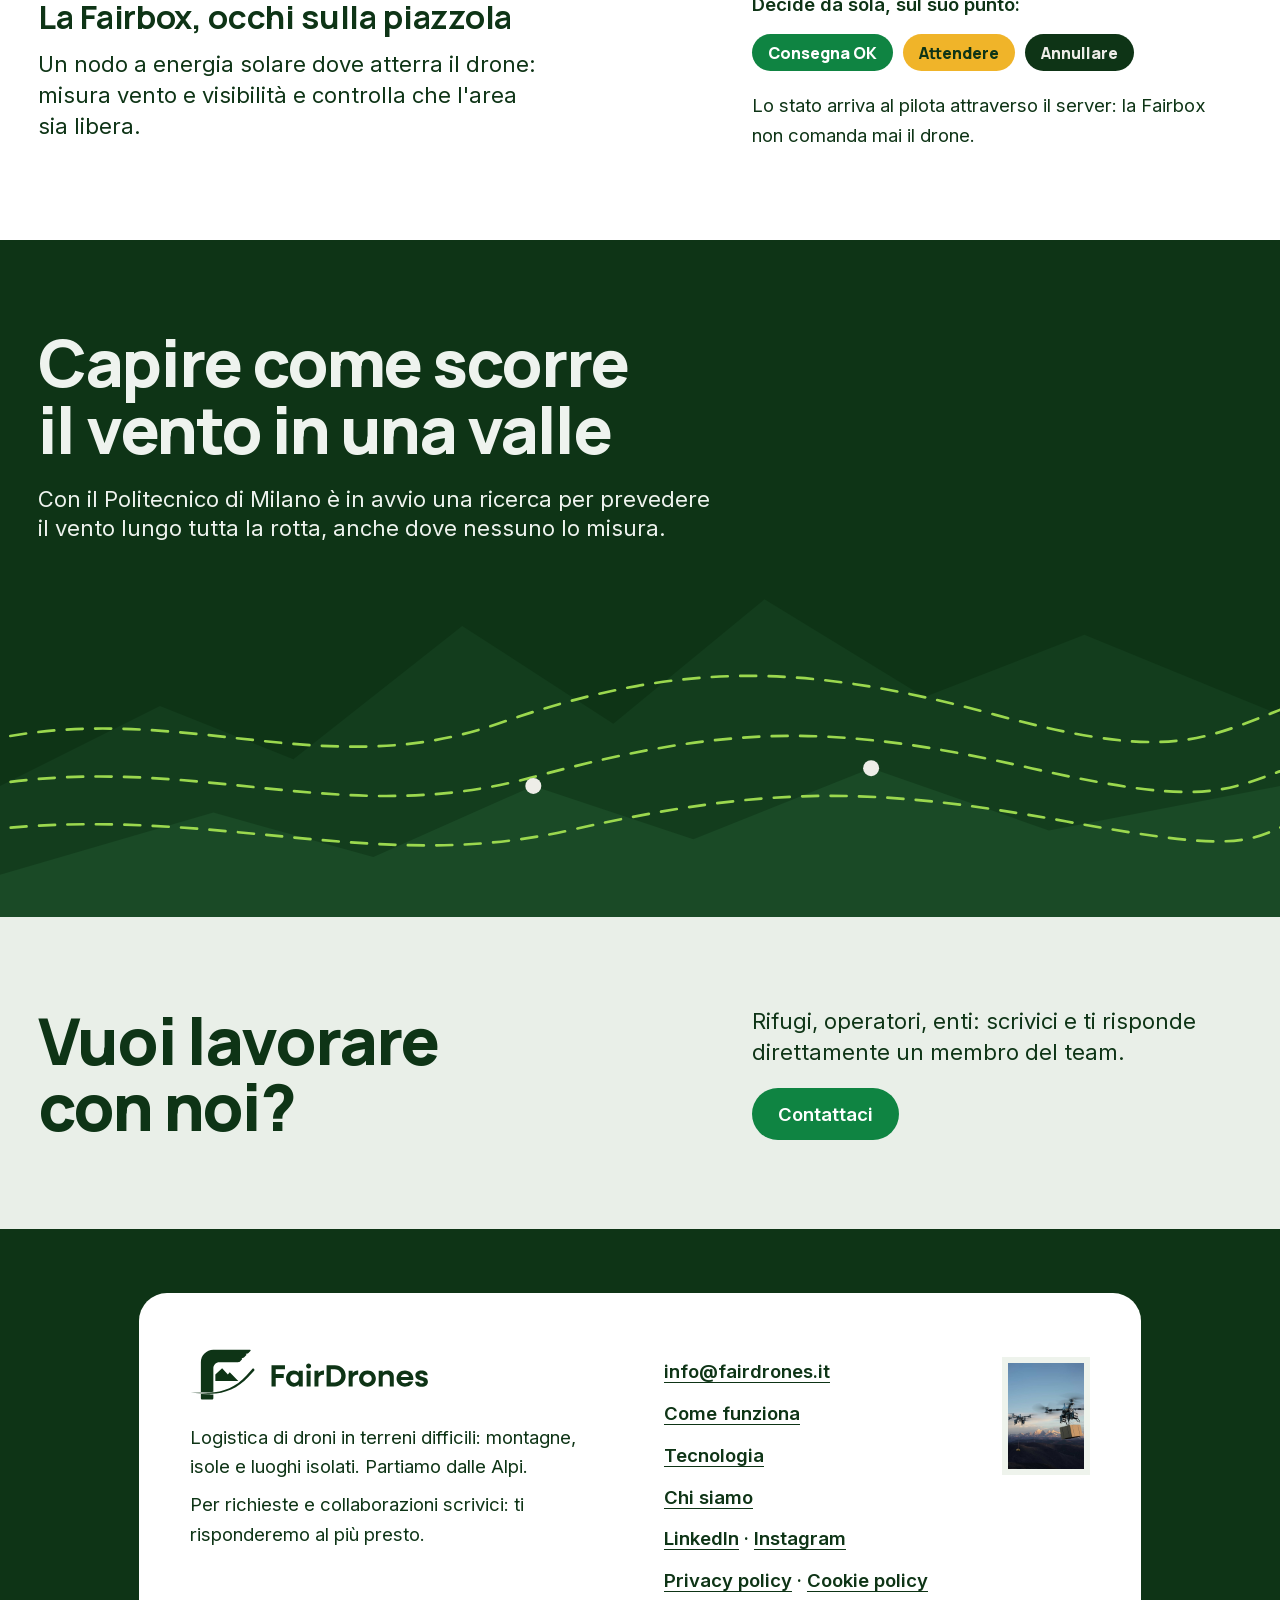
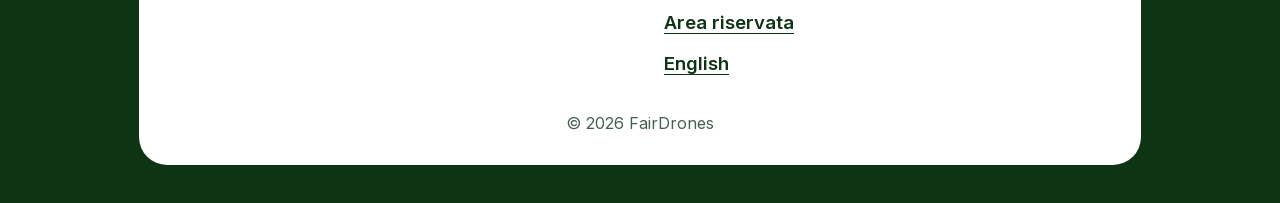
<file: fairdrones-redesign/tecnologia.html>
<!DOCTYPE html>
<html lang="it">
<head>
<meta charset="UTF-8">
<meta name="viewport" content="width=device-width, initial-scale=1">
<title>Tecnologia · FairDrones</title>
<meta name="description" content="La rete di stazioni per valle, la Fairbox sulle piazzole, la ricerca sul vento e lo stato del progetto.">
<link rel="canonical" href="https://fairdrones.it/tecnologia.html">
<link rel="alternate" hreflang="it" href="https://fairdrones.it/tecnologia.html">
<link rel="alternate" hreflang="en" href="https://fairdrones.it/en/technology.html">
<link rel="alternate" hreflang="x-default" href="https://fairdrones.it/tecnologia.html">
<meta property="og:type" content="website">
<meta property="og:site_name" content="FairDrones">
<meta property="og:title" content="Tecnologia · FairDrones">
<meta property="og:description" content="La rete di stazioni per valle, la Fairbox sulle piazzole, la ricerca sul vento e lo stato del progetto.">
<meta property="og:url" content="https://fairdrones.it/tecnologia.html">
<meta property="og:image" content="https://fairdrones.it/assets/img/flycart-1200.jpg">
<meta property="og:image:width" content="1200">
<meta property="og:image:height" content="657">
<meta property="og:locale" content="it_IT">
<meta property="og:locale:alternate" content="en_GB">
<meta name="twitter:card" content="summary_large_image">
<meta name="twitter:title" content="Tecnologia · FairDrones">
<meta name="twitter:description" content="La rete di stazioni per valle, la Fairbox sulle piazzole, la ricerca sul vento e lo stato del progetto.">
<meta name="twitter:image" content="https://fairdrones.it/assets/img/flycart-1200.jpg">
<link rel="icon" href="assets/img/favicon.svg" type="image/svg+xml">
<link rel="icon" href="assets/img/favicon-32.png" sizes="32x32" type="image/png">
<link rel="apple-touch-icon" href="assets/img/apple-touch-icon.png">
<link rel="preload" href="assets/fonts/manrope-latin.woff2" as="font" type="font/woff2" crossorigin>
<link rel="preload" href="assets/fonts/inter-latin.woff2" as="font" type="font/woff2" crossorigin>
<link rel="stylesheet" href="assets/style.css">
<script>
  // Applica il tema salvato prima del rendering (evita il flash)
  try { const t = localStorage.getItem('theme'); if (t) document.documentElement.setAttribute('data-theme', t); } catch (e) {}
  document.documentElement.classList.add('js');
</script>
<script src="assets/site.js" defer></script>
</head>
<body data-page="tech">

<main class="sheet-stack">

  <section class="page-hero" aria-labelledby="page-title">
    <header class="topbar">
      <a href="./" class="wordmark" aria-label="FairDrones, homepage"><svg class="wm-mark" viewBox="278 118 286 224" aria-hidden="true" focusable="false"><g fill="currentColor"><path d="M 350.3 311.0 L 355.9 311.4 C 364.1 311.9 372.1 312.0 380.2 311.6 L 380.2 310.0 C 374.2 310.6 368.1 310.9 362.0 310.9 Z M 350.3 311.0"/><path d="M 369.9 316.8 C 365.2 316.8 360.4 316.7 355.6 316.4 L 325.6 314.4 L 325.6 333.5 C 325.6 336.6 328.1 339.2 331.3 339.2 L 374.5 339.2 C 377.6 339.2 380.2 336.6 380.2 333.5 L 380.2 316.6 C 376.8 316.7 373.3 316.8 369.9 316.8"/><path d="M 362.0 305.9 C 368.1 305.9 374.2 305.6 380.2 305.0 L 380.2 201.7 C 380.2 187.2 391.9 175.5 406.4 175.5 L 489.3 175.5 C 489.8 175.5 490.3 175.4 490.8 175.4 C 493.1 175.2 495.2 174.2 496.9 172.6 L 505.2 164.2 C 506.3 163.1 506.8 161.5 506.2 160.1 C 505.6 158.6 504.3 157.7 502.7 157.7 L 486.4 157.7 L 486.4 157.0 L 508.4 157.0 C 511.0 157.0 513.5 156.0 515.3 154.1 L 523.8 145.7 C 524.8 144.6 525.3 143.0 524.7 141.6 C 524.2 140.1 522.8 139.2 521.3 139.2 L 504.9 139.2 L 504.9 138.5 L 526.9 138.5 C 529.5 138.5 532.0 137.4 533.9 135.6 L 542.3 127.1 C 543.4 126.1 543.8 124.5 543.3 123.0 C 542.9 122.0 542.1 121.3 541.1 120.9 L 380.2 120.9 C 350.0 120.9 325.6 145.3 325.6 175.5 L 325.6 306.2 Z M 362.0 305.9"/><path d="M 489.3 258.0 L 389.0 258.0 L 389.0 229.7 L 418.6 202.1 L 443.7 229.7 L 451.9 220.1 Z M 489.3 258.0"/><path d="M 558.3 205.1 C 560.7 207.1 560.9 210.7 558.8 213.0 L 532.0 242.0 C 485.9 292.1 421.8 318.2 355.8 313.9 L 281.4 309.0 L 362.0 308.4 C 423.3 308.0 481.6 281.5 524.1 234.6 L 550.5 205.6 C 552.5 203.3 556.0 203.1 558.3 205.1"/></g></svg><svg class="wm-word" viewBox="178 383 486 75" aria-hidden="true" focusable="false"><g fill="currentColor"><path d="M 179.6 390.0 L 221.1 390.0 L 221.1 402.3 L 192.6 402.3 L 192.6 416.9 L 217.3 416.9 L 217.3 429.2 L 192.6 429.2 L 192.6 455.3 L 179.6 455.3 Z M 179.6 390.0"/><path d="M 263.7 431.1 C 263.7 423.6 258.0 417.8 250.3 417.8 C 242.8 417.8 237.1 423.6 237.1 431.1 C 237.1 438.7 242.8 444.5 250.3 444.5 C 258.0 444.5 263.7 438.7 263.7 431.1 M 224.4 431.1 C 224.4 416.8 234.5 405.9 248.0 405.9 C 254.4 405.9 259.8 408.4 263.7 412.7 L 263.7 407.0 L 276.0 407.0 L 276.0 455.3 L 263.7 455.3 L 263.7 449.6 C 259.8 453.8 254.4 456.4 248.0 456.4 C 234.5 456.4 224.4 445.5 224.4 431.1"/><path d="M 287.9 407.0 L 300.2 407.0 L 300.2 455.3 L 287.9 455.3 Z M 286.3 392.5 C 286.3 388.2 289.7 384.9 294.1 384.9 C 298.4 384.9 301.8 388.2 301.8 392.5 C 301.8 396.9 298.4 400.2 294.1 400.2 C 289.7 400.2 286.3 396.9 286.3 392.5"/><path d="M 312.1 407.0 L 324.4 407.0 L 324.4 414.3 C 328.2 409.3 333.4 406.3 339.8 406.3 L 341.6 406.3 L 341.6 418.9 L 339.8 418.9 C 329.9 418.9 324.4 424.1 324.4 432.3 L 324.4 455.3 L 312.1 455.3 Z M 312.1 407.0"/><path d="M 362.6 402.3 L 362.6 443.0 L 374.8 443.0 C 386.3 443.0 394.9 434.3 394.9 422.6 C 394.9 411.0 386.3 402.3 374.8 402.3 Z M 349.5 390.0 L 375.0 390.0 C 394.1 390.0 408.4 404.0 408.4 422.6 C 408.4 441.3 394.1 455.3 375.0 455.3 L 349.5 455.3 Z M 349.5 390.0"/><path d="M 417.6 407.0 L 429.9 407.0 L 429.9 414.3 C 433.7 409.3 438.9 406.3 445.3 406.3 L 447.1 406.3 L 447.1 418.9 L 445.3 418.9 C 435.4 418.9 429.9 424.1 429.9 432.3 L 429.9 455.3 L 417.6 455.3 Z M 417.6 407.0"/><path d="M 488.9 431.1 C 488.9 423.6 483.3 417.8 475.6 417.8 C 468.1 417.8 462.4 423.6 462.4 431.1 C 462.4 438.7 468.1 444.5 475.6 444.5 C 483.3 444.5 488.9 438.7 488.9 431.1 M 449.7 431.1 C 449.7 416.8 460.9 405.9 475.6 405.9 C 490.4 405.9 501.5 416.8 501.5 431.1 C 501.5 445.5 490.4 456.4 475.6 456.4 C 460.9 456.4 449.7 445.5 449.7 431.1"/><path d="M 510.3 407.0 L 522.6 407.0 L 522.6 412.4 C 526.4 408.1 531.7 405.9 538.0 405.9 C 549.3 405.9 556.8 413.3 556.8 424.6 L 556.8 455.3 L 544.5 455.3 L 544.5 428.6 C 544.5 422.1 540.3 417.8 534.0 417.8 C 527.2 417.8 522.6 422.1 522.6 428.8 L 522.6 455.3 L 510.3 455.3 Z M 510.3 407.0"/><path d="M 578.6 426.4 L 604.0 426.4 C 602.5 420.5 597.6 416.6 591.2 416.6 C 585.0 416.6 580.3 420.4 578.6 426.4 M 565.3 431.1 C 565.3 416.8 576.5 405.9 591.2 405.9 C 606.0 405.9 617.2 416.8 617.2 431.3 C 617.2 432.6 617.1 434.2 616.8 435.4 L 578.5 435.4 C 580.1 441.6 585.1 445.7 591.7 445.7 C 596.7 445.7 600.9 443.4 603.1 440.3 L 616.4 440.3 C 612.7 449.9 603.2 456.4 591.4 456.4 C 576.5 456.4 565.3 445.5 565.3 431.1"/><path d="M 622.7 440.8 L 635.1 440.8 C 635.1 444.1 638.4 446.3 642.8 446.3 C 646.9 446.3 649.7 444.4 649.7 441.8 C 649.7 434.0 623.5 438.5 623.5 421.2 C 623.5 411.5 631.6 405.9 642.2 405.9 C 653.5 405.9 661.3 412.1 661.3 420.7 L 649.0 420.7 C 649.0 417.9 646.2 415.9 642.1 415.9 C 638.4 415.9 635.8 417.6 635.8 420.1 C 635.8 427.7 662.1 423.3 662.1 440.6 C 662.1 450.1 654.3 456.4 642.8 456.4 C 630.8 456.4 622.7 449.9 622.7 440.8"/></g></svg></a>
      <nav class="toplinks" id="site-nav" aria-label="Sezioni">
        <a href="come-funziona.html">Come funziona</a>
        <a href="tecnologia.html" aria-current="page">Tecnologia</a>
        <a href="chi-siamo.html">Chi siamo</a>
        <a href="/area-riservata">Area riservata</a>
        <a href="./#contatti" class="nav-contact">Contatti</a>
      </nav>
      <div class="topactions">
        <nav class="lang" aria-label="Lingua">
          <a href="tecnologia.html" lang="it" aria-current="page" aria-label="Italiano">IT</a><span aria-hidden="true">·</span><a href="en/technology.html" lang="en" hreflang="en" aria-label="English">EN</a>
        </nav>
        <button id="theme-toggle" type="button" aria-label="Cambia tema">
          <svg class="sun-icon" viewBox="0 0 24 24" fill="none" stroke="currentColor" stroke-width="2" aria-hidden="true"><circle cx="12" cy="12" r="5"/><path d="M12 1v2M12 21v2M4.22 4.22l1.42 1.42M18.36 18.36l1.42 1.42M1 12h2M21 12h2M4.22 19.78l1.42-1.42M18.36 5.64l1.42-1.42"/></svg>
          <svg class="moon-icon" viewBox="0 0 24 24" fill="none" stroke="currentColor" stroke-width="2" aria-hidden="true"><path d="M21 12.79A9 9 0 1 1 11.21 3 7 7 0 0 0 21 12.79z"/></svg>
        </button>
        <a href="./#contatti" class="btn btn-ink nav-cta" aria-label="Collabora con noi"><span class="cta-long" aria-hidden="true">Collabora con noi</span><span class="cta-short" aria-hidden="true">Contatti</span></a>
        <button class="menu-toggle" type="button" aria-expanded="false" aria-controls="site-nav">Menu</button>
      </div>
    </header>
    <div class="grid page-hero-body">
      <h1 id="page-title" class="display" data-rise>La tecnologia</h1>
      <p class="page-hero-lead" data-rise>Il software, la rete di stazioni con la Fairbox e la ricerca sul vento.</p>
    </div>
  </section>

  <!-- IL SOFTWARE, IN BREVE -->
  <section class="brief" id="software" aria-labelledby="sw-title">
    <div class="grid">
      <div class="brief-body">
        <h2 id="sw-title" class="display head" data-rise>Il software</h2>
        <ul class="brief-list" data-rise>
        <li><h3>Raccoglie le richieste</h3><p>Clienti diversi ordinano dalla stessa app.</p></li>
        <li><h3>Valuta il volo</h3><p>Meteo, rotta e carico confrontati con i limiti del drone.</p></li>
        <li><h3>Organizza le missioni</h3><p>Le richieste vicine diventano un volo solo.</p></li>
        </ul>
      </div>
      <figure class="ph brief-photo" data-rise><img src="assets/img/IMG-20261015-WA0006.jpg" width="1280" height="720" alt="Mani che tengono un radiocomando per droni con la rotta di volo sullo schermo" loading="lazy"></figure>
    </div>
  </section>

  <!-- LA FAIRBOX: gli occhi sulla piazzola -->
  <section class="hardware" id="fairbox" aria-labelledby="fairbox-title">
    <div class="grid hw-top">
      <h2 id="fairbox-title" class="display head" data-rise>Una rete per valle,<br> non una torre per rifugio</h2>
      <p class="hw-lead" data-rise>Il cuore di FairDrones: una stazione di riferimento per valle e un nodo sulle piazzole dove serve. Per droni di ogni marca.</p>
    </div>
    <div class="grid hw-net">
      <div class="hw-net-left">
        <svg class="hw-net-map" viewBox="0 0 460 260" role="img" aria-label="Schema di una valle: base in fondovalle, stazione di valle al centro e tre piazzole di rifugio collegate da rotte" data-rise>
          <path class="m-ridge" d="M0 260 L0 170 L70 110 L130 150 L210 60 L290 130 L360 40 L460 110 L460 260 Z"/>
          <path class="m-route" d="M52 222 Q120 170 214 120"/>
          <path class="m-route" d="M52 222 Q220 210 300 168"/>
          <path class="m-route" d="M52 222 Q260 130 372 78"/>
          <rect class="m-hub" x="36" y="206" width="32" height="32"/>
          <circle class="m-valley" cx="196" cy="178" r="16"/>
          <circle class="m-pad" cx="214" cy="120" r="11"/><circle class="m-pad" cx="300" cy="168" r="11"/><circle class="m-pad" cx="372" cy="78" r="11"/>
          <text x="22" y="256">base</text><text x="196" y="250" text-anchor="middle">stazione di valle</text><text x="452" y="204" text-anchor="end">piazzole dei rifugi</text>
        </svg>
      </div>
      <ul class="hw-net-list" data-rise>
        <li><strong>Stazione di valle.</strong> Una per valle: il riferimento meteo e radio per tutte le rotte.</li>
        <li><strong>Nodo di piazzola, la Fairbox.</strong> Dove serve: verifica che l'area di consegna sia libera e sicura.</li>
        <li><strong>App del rifugio.</strong> Conferma l'area libera e segue la consegna.</li>
        <li class="hw-net-key"><strong>Indipendente dal drone:</strong> lo stesso dato serve a ogni operatore e a ogni mezzo.</li>
      </ul>
    </div>
    <div class="grid hw-main">
      <div class="hw-node">
        <h3 class="hw-node-title" data-rise>La Fairbox, occhi sulla piazzola</h3>
        <p class="hw-node-text" data-rise>Un nodo a energia solare dove atterra il drone: misura vento e visibilità e controlla che l'area sia libera.</p>
      </div>
      <div class="hw-side">
        <p class="hw-states-title" data-rise>Decide da sola, sul suo punto:</p>
        <p class="hw-states" data-rise><span class="esito s-ok">Consegna OK</span><span class="esito s-mar">Attendere</span><span class="esito s-no">Annullare</span></p>
        <p class="hw-states-note" data-rise>Lo stato arriva al pilota attraverso il server: la Fairbox non comanda mai il drone.</p>
      </div>
    </div>
  </section>

  <!-- LA RICERCA SUL VENTO -->
  <section class="research" id="ricerca" aria-labelledby="ricerca-title">
    <div class="research-copy">
      <h2 id="ricerca-title" class="display head" data-rise>Capire come scorre<br> il vento in una valle</h2>
      <p data-rise>Con il Politecnico di Milano è in avvio una ricerca per prevedere il vento lungo tutta la rotta, anche dove nessuno lo misura.</p>
    </div>
    <svg class="research-art" viewBox="0 0 1440 520" preserveAspectRatio="xMidYMid slice" aria-hidden="true">
      <path class="r-far" d="M0 520 L0 300 L180 210 L330 270 L520 120 L690 230 L860 90 L1040 200 L1220 130 L1440 220 L1440 520 Z"/>
      <path class="r-near" d="M0 520 L0 400 L240 330 L420 380 L600 300 L780 360 L980 280 L1180 350 L1440 300 L1440 520 Z"/>
      <path class="r-wind" d="M-20 250 C 200 200, 360 300, 560 230 S 900 160, 1120 220 S 1360 240, 1480 200"/>
      <path class="r-wind" d="M-20 300 C 220 260, 380 350, 600 290 S 940 230, 1160 280 S 1380 300, 1480 270"/>
      <path class="r-wind" d="M-20 350 C 240 320, 420 400, 640 350 S 980 300, 1200 340 S 1400 360, 1480 330"/>
      <circle class="r-sensor" cx="600" cy="300" r="9"/><circle class="r-sensor" cx="980" cy="280" r="9"/>
    </svg>
  </section>

  <!-- INVITO AI CONTATTI -->
  <section class="cta-band" aria-labelledby="band-title">
    <div class="grid">
      <h2 id="band-title" class="display head" data-rise>Vuoi lavorare<br> con noi?</h2>
      <div class="cta-band-side" data-rise>
        <p>Rifugi, operatori, enti: scrivici e ti risponde direttamente un membro del team.</p>
        <a href="./#contatti" class="btn btn-accent">Contattaci</a>
      </div>
    </div>
  </section>

</main>

<!-- FOOTER: il retro della bolla, scoperto dalla pagina che sale -->
<footer class="curtain">
  <div class="back-card">
    <div class="back-left">
      <p class="back-name" role="img" aria-label="FairDrones"><svg class="wm-mark" viewBox="278 118 286 224" aria-hidden="true" focusable="false"><g fill="currentColor"><path d="M 350.3 311.0 L 355.9 311.4 C 364.1 311.9 372.1 312.0 380.2 311.6 L 380.2 310.0 C 374.2 310.6 368.1 310.9 362.0 310.9 Z M 350.3 311.0"/><path d="M 369.9 316.8 C 365.2 316.8 360.4 316.7 355.6 316.4 L 325.6 314.4 L 325.6 333.5 C 325.6 336.6 328.1 339.2 331.3 339.2 L 374.5 339.2 C 377.6 339.2 380.2 336.6 380.2 333.5 L 380.2 316.6 C 376.8 316.7 373.3 316.8 369.9 316.8"/><path d="M 362.0 305.9 C 368.1 305.9 374.2 305.6 380.2 305.0 L 380.2 201.7 C 380.2 187.2 391.9 175.5 406.4 175.5 L 489.3 175.5 C 489.8 175.5 490.3 175.4 490.8 175.4 C 493.1 175.2 495.2 174.2 496.9 172.6 L 505.2 164.2 C 506.3 163.1 506.8 161.5 506.2 160.1 C 505.6 158.6 504.3 157.7 502.7 157.7 L 486.4 157.7 L 486.4 157.0 L 508.4 157.0 C 511.0 157.0 513.5 156.0 515.3 154.1 L 523.8 145.7 C 524.8 144.6 525.3 143.0 524.7 141.6 C 524.2 140.1 522.8 139.2 521.3 139.2 L 504.9 139.2 L 504.9 138.5 L 526.9 138.5 C 529.5 138.5 532.0 137.4 533.9 135.6 L 542.3 127.1 C 543.4 126.1 543.8 124.5 543.3 123.0 C 542.9 122.0 542.1 121.3 541.1 120.9 L 380.2 120.9 C 350.0 120.9 325.6 145.3 325.6 175.5 L 325.6 306.2 Z M 362.0 305.9"/><path d="M 489.3 258.0 L 389.0 258.0 L 389.0 229.7 L 418.6 202.1 L 443.7 229.7 L 451.9 220.1 Z M 489.3 258.0"/><path d="M 558.3 205.1 C 560.7 207.1 560.9 210.7 558.8 213.0 L 532.0 242.0 C 485.9 292.1 421.8 318.2 355.8 313.9 L 281.4 309.0 L 362.0 308.4 C 423.3 308.0 481.6 281.5 524.1 234.6 L 550.5 205.6 C 552.5 203.3 556.0 203.1 558.3 205.1"/></g></svg><svg class="wm-word" viewBox="178 383 486 75" aria-hidden="true" focusable="false"><g fill="currentColor"><path d="M 179.6 390.0 L 221.1 390.0 L 221.1 402.3 L 192.6 402.3 L 192.6 416.9 L 217.3 416.9 L 217.3 429.2 L 192.6 429.2 L 192.6 455.3 L 179.6 455.3 Z M 179.6 390.0"/><path d="M 263.7 431.1 C 263.7 423.6 258.0 417.8 250.3 417.8 C 242.8 417.8 237.1 423.6 237.1 431.1 C 237.1 438.7 242.8 444.5 250.3 444.5 C 258.0 444.5 263.7 438.7 263.7 431.1 M 224.4 431.1 C 224.4 416.8 234.5 405.9 248.0 405.9 C 254.4 405.9 259.8 408.4 263.7 412.7 L 263.7 407.0 L 276.0 407.0 L 276.0 455.3 L 263.7 455.3 L 263.7 449.6 C 259.8 453.8 254.4 456.4 248.0 456.4 C 234.5 456.4 224.4 445.5 224.4 431.1"/><path d="M 287.9 407.0 L 300.2 407.0 L 300.2 455.3 L 287.9 455.3 Z M 286.3 392.5 C 286.3 388.2 289.7 384.9 294.1 384.9 C 298.4 384.9 301.8 388.2 301.8 392.5 C 301.8 396.9 298.4 400.2 294.1 400.2 C 289.7 400.2 286.3 396.9 286.3 392.5"/><path d="M 312.1 407.0 L 324.4 407.0 L 324.4 414.3 C 328.2 409.3 333.4 406.3 339.8 406.3 L 341.6 406.3 L 341.6 418.9 L 339.8 418.9 C 329.9 418.9 324.4 424.1 324.4 432.3 L 324.4 455.3 L 312.1 455.3 Z M 312.1 407.0"/><path d="M 362.6 402.3 L 362.6 443.0 L 374.8 443.0 C 386.3 443.0 394.9 434.3 394.9 422.6 C 394.9 411.0 386.3 402.3 374.8 402.3 Z M 349.5 390.0 L 375.0 390.0 C 394.1 390.0 408.4 404.0 408.4 422.6 C 408.4 441.3 394.1 455.3 375.0 455.3 L 349.5 455.3 Z M 349.5 390.0"/><path d="M 417.6 407.0 L 429.9 407.0 L 429.9 414.3 C 433.7 409.3 438.9 406.3 445.3 406.3 L 447.1 406.3 L 447.1 418.9 L 445.3 418.9 C 435.4 418.9 429.9 424.1 429.9 432.3 L 429.9 455.3 L 417.6 455.3 Z M 417.6 407.0"/><path d="M 488.9 431.1 C 488.9 423.6 483.3 417.8 475.6 417.8 C 468.1 417.8 462.4 423.6 462.4 431.1 C 462.4 438.7 468.1 444.5 475.6 444.5 C 483.3 444.5 488.9 438.7 488.9 431.1 M 449.7 431.1 C 449.7 416.8 460.9 405.9 475.6 405.9 C 490.4 405.9 501.5 416.8 501.5 431.1 C 501.5 445.5 490.4 456.4 475.6 456.4 C 460.9 456.4 449.7 445.5 449.7 431.1"/><path d="M 510.3 407.0 L 522.6 407.0 L 522.6 412.4 C 526.4 408.1 531.7 405.9 538.0 405.9 C 549.3 405.9 556.8 413.3 556.8 424.6 L 556.8 455.3 L 544.5 455.3 L 544.5 428.6 C 544.5 422.1 540.3 417.8 534.0 417.8 C 527.2 417.8 522.6 422.1 522.6 428.8 L 522.6 455.3 L 510.3 455.3 Z M 510.3 407.0"/><path d="M 578.6 426.4 L 604.0 426.4 C 602.5 420.5 597.6 416.6 591.2 416.6 C 585.0 416.6 580.3 420.4 578.6 426.4 M 565.3 431.1 C 565.3 416.8 576.5 405.9 591.2 405.9 C 606.0 405.9 617.2 416.8 617.2 431.3 C 617.2 432.6 617.1 434.2 616.8 435.4 L 578.5 435.4 C 580.1 441.6 585.1 445.7 591.7 445.7 C 596.7 445.7 600.9 443.4 603.1 440.3 L 616.4 440.3 C 612.7 449.9 603.2 456.4 591.4 456.4 C 576.5 456.4 565.3 445.5 565.3 431.1"/><path d="M 622.7 440.8 L 635.1 440.8 C 635.1 444.1 638.4 446.3 642.8 446.3 C 646.9 446.3 649.7 444.4 649.7 441.8 C 649.7 434.0 623.5 438.5 623.5 421.2 C 623.5 411.5 631.6 405.9 642.2 405.9 C 653.5 405.9 661.3 412.1 661.3 420.7 L 649.0 420.7 C 649.0 417.9 646.2 415.9 642.1 415.9 C 638.4 415.9 635.8 417.6 635.8 420.1 C 635.8 427.7 662.1 423.3 662.1 440.6 C 662.1 450.1 654.3 456.4 642.8 456.4 C 630.8 456.4 622.7 449.9 622.7 440.8"/></g></svg></p>
      <p>Logistica di droni in terreni difficili: montagne, isole e luoghi isolati. Partiamo dalle Alpi.</p>
      <p>Per richieste e collaborazioni scrivici: ti risponderemo al più presto.</p>
    </div>
    <div class="back-right">
      <img class="stamp" src="assets/img/flycart-1200.jpg" width="1200" height="657" alt="" loading="lazy">
      <ul class="back-links">
        <li><a href="mailto:info@fairdrones.it">info@fairdrones.it</a></li>
        <li><a href="come-funziona.html">Come funziona</a></li>
        <li><a href="tecnologia.html">Tecnologia</a></li>
        <li><a href="chi-siamo.html">Chi siamo</a></li>
        <li><a href="https://www.linkedin.com/company/fairdrones/" target="_blank" rel="noopener">LinkedIn</a> · <a href="https://www.instagram.com/fairdrones" target="_blank" rel="noopener">Instagram</a></li>
        <li><a href="privacy-policy.html">Privacy policy</a> · <a href="cookie-policy.html">Cookie policy</a></li>
        <li><a href="/area-riservata">Area riservata</a></li>
        <li><a href="en/technology.html" lang="en" hreflang="en">English</a></li>
      </ul>
    </div>
    <p class="imprint">© 2026 FairDrones</p>
  </div>
</footer>

</body>
</html>
</file>
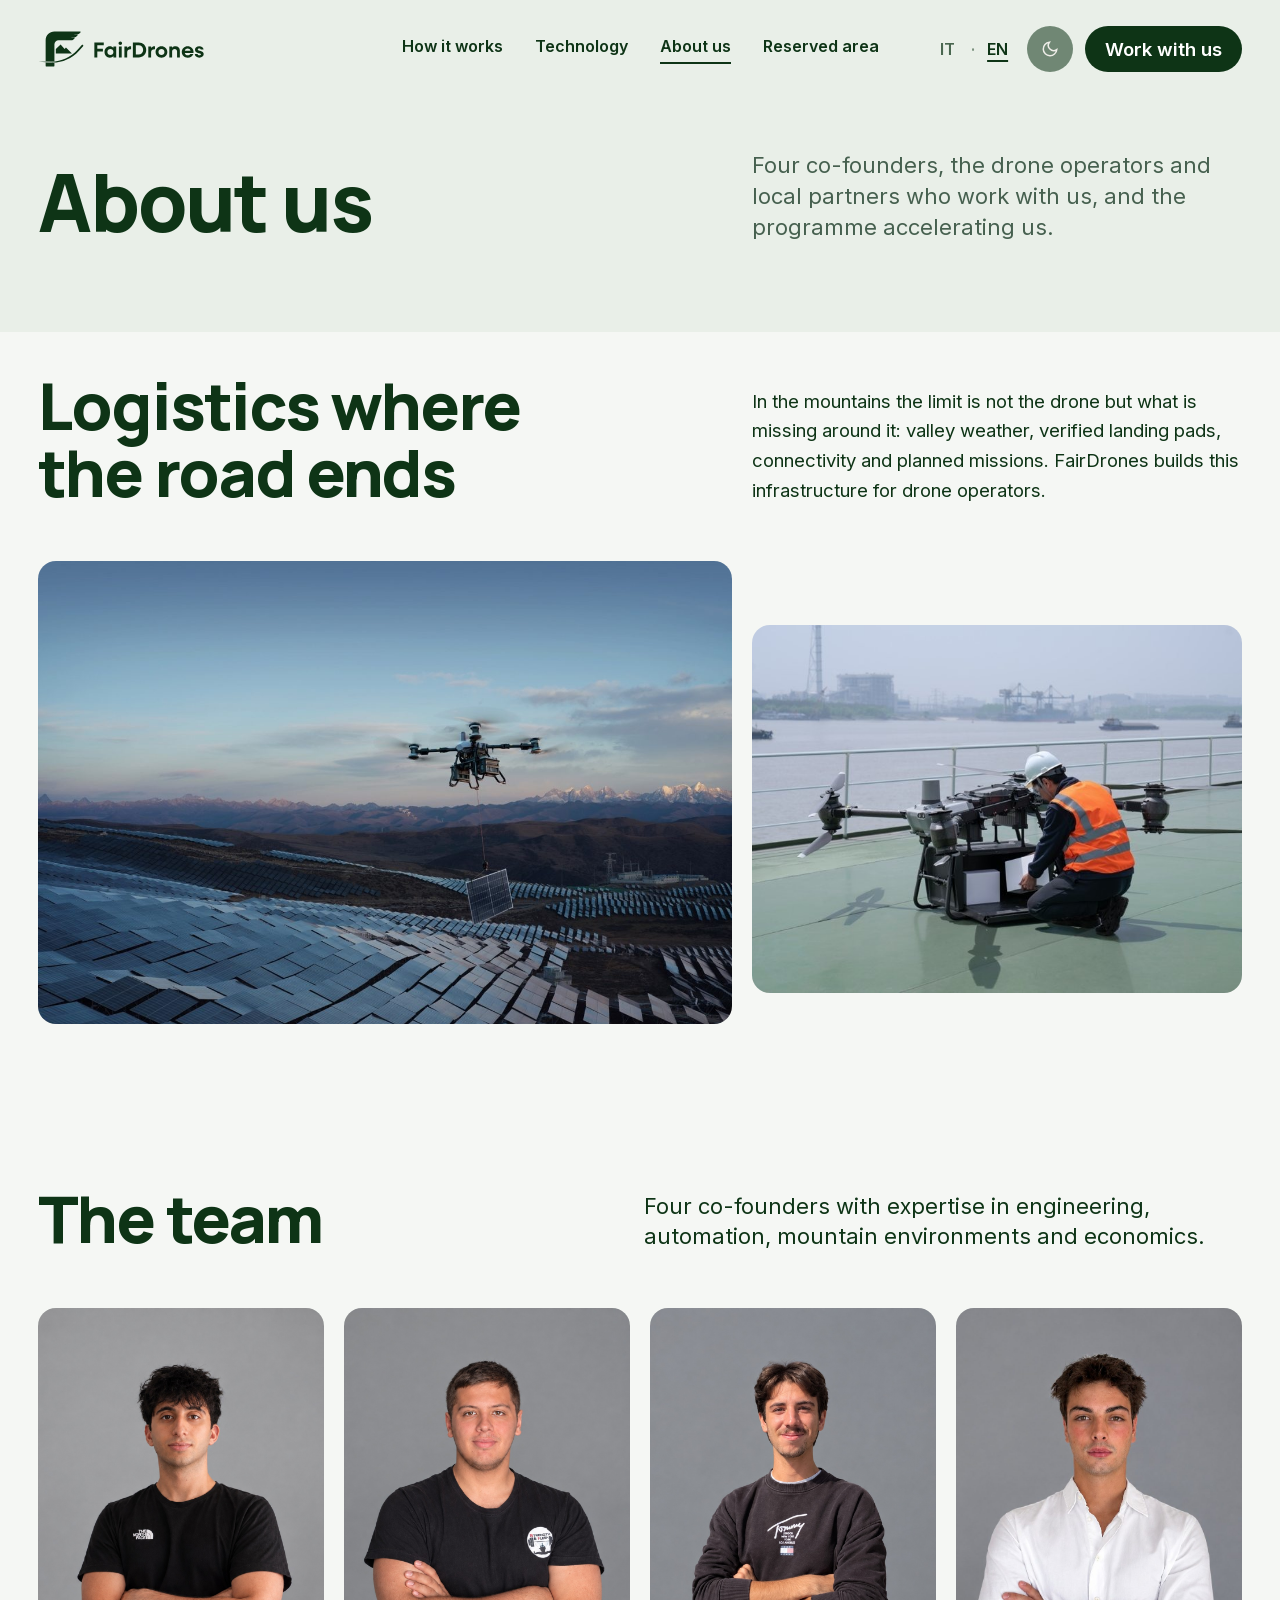
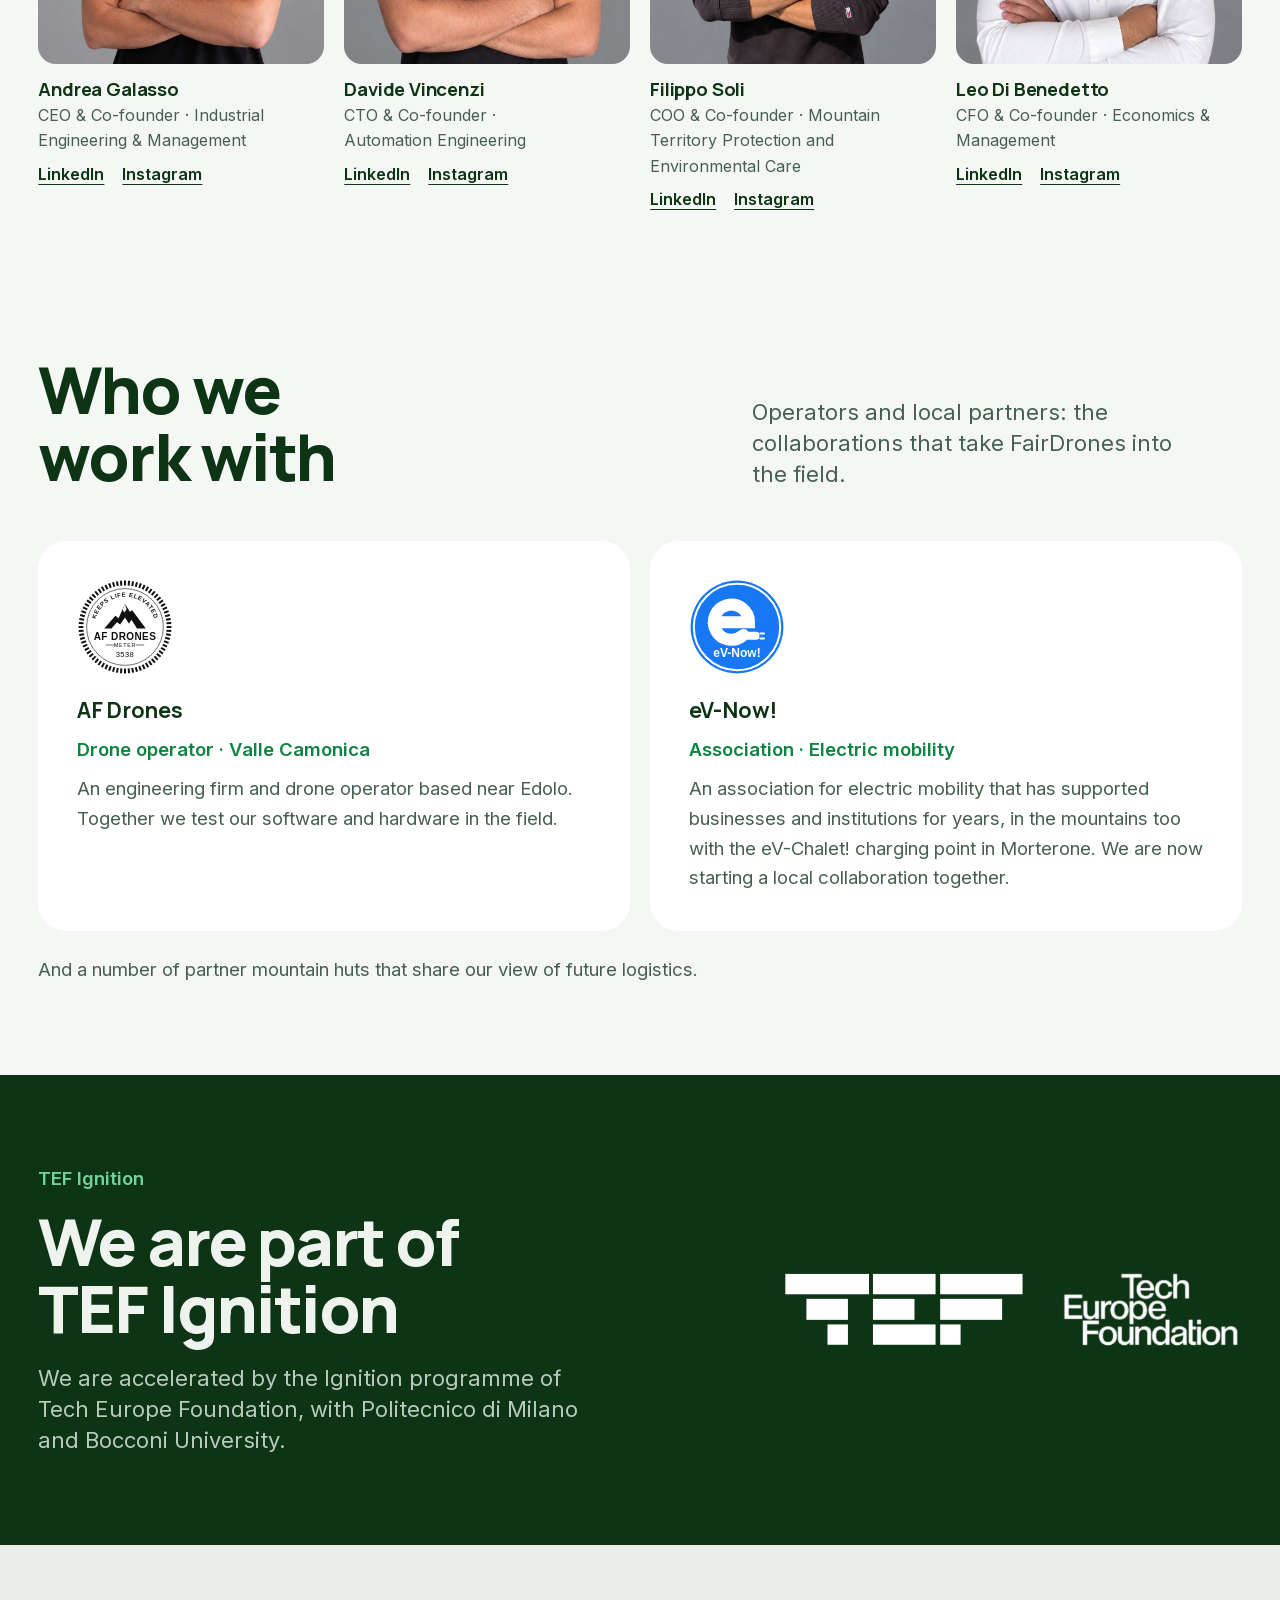
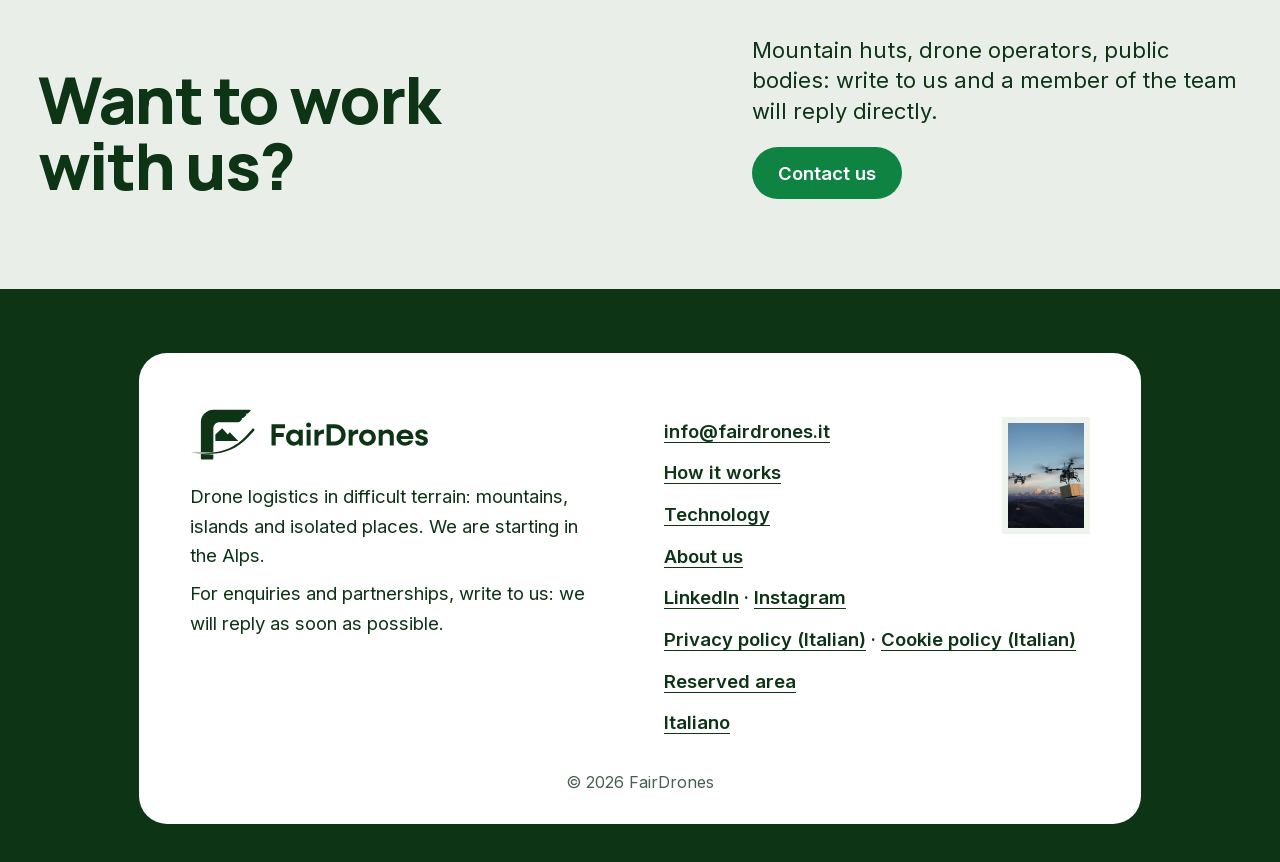
<file: fairdrones-redesign/en/about.html>
<!DOCTYPE html>
<html lang="en">
<head>
<meta charset="UTF-8">
<meta name="viewport" content="width=device-width, initial-scale=1">
<title>About us · FairDrones</title>
<meta name="description" content="The FairDrones project, the team, our partners and the TEF Ignition programme.">
<link rel="canonical" href="https://fairdrones.it/en/about.html">
<link rel="alternate" hreflang="it" href="https://fairdrones.it/chi-siamo.html">
<link rel="alternate" hreflang="en" href="https://fairdrones.it/en/about.html">
<link rel="alternate" hreflang="x-default" href="https://fairdrones.it/chi-siamo.html">
<meta property="og:type" content="website">
<meta property="og:site_name" content="FairDrones">
<meta property="og:title" content="About us · FairDrones">
<meta property="og:description" content="The FairDrones project, the team, our partners and the TEF Ignition programme.">
<meta property="og:url" content="https://fairdrones.it/en/about.html">
<meta property="og:image" content="https://fairdrones.it/assets/img/flycart-1200.jpg">
<meta property="og:image:width" content="1200">
<meta property="og:image:height" content="657">
<meta property="og:locale" content="en_GB">
<meta property="og:locale:alternate" content="it_IT">
<meta name="twitter:card" content="summary_large_image">
<meta name="twitter:title" content="About us · FairDrones">
<meta name="twitter:description" content="The FairDrones project, the team, our partners and the TEF Ignition programme.">
<meta name="twitter:image" content="https://fairdrones.it/assets/img/flycart-1200.jpg">
<link rel="icon" href="../assets/img/favicon.svg" type="image/svg+xml">
<link rel="icon" href="../assets/img/favicon-32.png" sizes="32x32" type="image/png">
<link rel="apple-touch-icon" href="../assets/img/apple-touch-icon.png">
<link rel="preload" href="../assets/fonts/manrope-latin.woff2" as="font" type="font/woff2" crossorigin>
<link rel="preload" href="../assets/fonts/inter-latin.woff2" as="font" type="font/woff2" crossorigin>
<link rel="stylesheet" href="../assets/style.css">
<script>
  // Applica il tema salvato prima del rendering (evita il flash)
  try { const t = localStorage.getItem('theme'); if (t) document.documentElement.setAttribute('data-theme', t); } catch (e) {}
  document.documentElement.classList.add('js');
</script>
<script src="../assets/site.js" defer></script>
</head>
<body data-page="about">

<main class="sheet-stack">

  <section class="page-hero" aria-labelledby="page-title">
    <header class="topbar">
      <a href="./" class="wordmark" aria-label="FairDrones, home page"><svg class="wm-mark" viewBox="278 118 286 224" aria-hidden="true" focusable="false"><g fill="currentColor"><path d="M 350.3 311.0 L 355.9 311.4 C 364.1 311.9 372.1 312.0 380.2 311.6 L 380.2 310.0 C 374.2 310.6 368.1 310.9 362.0 310.9 Z M 350.3 311.0"/><path d="M 369.9 316.8 C 365.2 316.8 360.4 316.7 355.6 316.4 L 325.6 314.4 L 325.6 333.5 C 325.6 336.6 328.1 339.2 331.3 339.2 L 374.5 339.2 C 377.6 339.2 380.2 336.6 380.2 333.5 L 380.2 316.6 C 376.8 316.7 373.3 316.8 369.9 316.8"/><path d="M 362.0 305.9 C 368.1 305.9 374.2 305.6 380.2 305.0 L 380.2 201.7 C 380.2 187.2 391.9 175.5 406.4 175.5 L 489.3 175.5 C 489.8 175.5 490.3 175.4 490.8 175.4 C 493.1 175.2 495.2 174.2 496.9 172.6 L 505.2 164.2 C 506.3 163.1 506.8 161.5 506.2 160.1 C 505.6 158.6 504.3 157.7 502.7 157.7 L 486.4 157.7 L 486.4 157.0 L 508.4 157.0 C 511.0 157.0 513.5 156.0 515.3 154.1 L 523.8 145.7 C 524.8 144.6 525.3 143.0 524.7 141.6 C 524.2 140.1 522.8 139.2 521.3 139.2 L 504.9 139.2 L 504.9 138.5 L 526.9 138.5 C 529.5 138.5 532.0 137.4 533.9 135.6 L 542.3 127.1 C 543.4 126.1 543.8 124.5 543.3 123.0 C 542.9 122.0 542.1 121.3 541.1 120.9 L 380.2 120.9 C 350.0 120.9 325.6 145.3 325.6 175.5 L 325.6 306.2 Z M 362.0 305.9"/><path d="M 489.3 258.0 L 389.0 258.0 L 389.0 229.7 L 418.6 202.1 L 443.7 229.7 L 451.9 220.1 Z M 489.3 258.0"/><path d="M 558.3 205.1 C 560.7 207.1 560.9 210.7 558.8 213.0 L 532.0 242.0 C 485.9 292.1 421.8 318.2 355.8 313.9 L 281.4 309.0 L 362.0 308.4 C 423.3 308.0 481.6 281.5 524.1 234.6 L 550.5 205.6 C 552.5 203.3 556.0 203.1 558.3 205.1"/></g></svg><svg class="wm-word" viewBox="178 383 486 75" aria-hidden="true" focusable="false"><g fill="currentColor"><path d="M 179.6 390.0 L 221.1 390.0 L 221.1 402.3 L 192.6 402.3 L 192.6 416.9 L 217.3 416.9 L 217.3 429.2 L 192.6 429.2 L 192.6 455.3 L 179.6 455.3 Z M 179.6 390.0"/><path d="M 263.7 431.1 C 263.7 423.6 258.0 417.8 250.3 417.8 C 242.8 417.8 237.1 423.6 237.1 431.1 C 237.1 438.7 242.8 444.5 250.3 444.5 C 258.0 444.5 263.7 438.7 263.7 431.1 M 224.4 431.1 C 224.4 416.8 234.5 405.9 248.0 405.9 C 254.4 405.9 259.8 408.4 263.7 412.7 L 263.7 407.0 L 276.0 407.0 L 276.0 455.3 L 263.7 455.3 L 263.7 449.6 C 259.8 453.8 254.4 456.4 248.0 456.4 C 234.5 456.4 224.4 445.5 224.4 431.1"/><path d="M 287.9 407.0 L 300.2 407.0 L 300.2 455.3 L 287.9 455.3 Z M 286.3 392.5 C 286.3 388.2 289.7 384.9 294.1 384.9 C 298.4 384.9 301.8 388.2 301.8 392.5 C 301.8 396.9 298.4 400.2 294.1 400.2 C 289.7 400.2 286.3 396.9 286.3 392.5"/><path d="M 312.1 407.0 L 324.4 407.0 L 324.4 414.3 C 328.2 409.3 333.4 406.3 339.8 406.3 L 341.6 406.3 L 341.6 418.9 L 339.8 418.9 C 329.9 418.9 324.4 424.1 324.4 432.3 L 324.4 455.3 L 312.1 455.3 Z M 312.1 407.0"/><path d="M 362.6 402.3 L 362.6 443.0 L 374.8 443.0 C 386.3 443.0 394.9 434.3 394.9 422.6 C 394.9 411.0 386.3 402.3 374.8 402.3 Z M 349.5 390.0 L 375.0 390.0 C 394.1 390.0 408.4 404.0 408.4 422.6 C 408.4 441.3 394.1 455.3 375.0 455.3 L 349.5 455.3 Z M 349.5 390.0"/><path d="M 417.6 407.0 L 429.9 407.0 L 429.9 414.3 C 433.7 409.3 438.9 406.3 445.3 406.3 L 447.1 406.3 L 447.1 418.9 L 445.3 418.9 C 435.4 418.9 429.9 424.1 429.9 432.3 L 429.9 455.3 L 417.6 455.3 Z M 417.6 407.0"/><path d="M 488.9 431.1 C 488.9 423.6 483.3 417.8 475.6 417.8 C 468.1 417.8 462.4 423.6 462.4 431.1 C 462.4 438.7 468.1 444.5 475.6 444.5 C 483.3 444.5 488.9 438.7 488.9 431.1 M 449.7 431.1 C 449.7 416.8 460.9 405.9 475.6 405.9 C 490.4 405.9 501.5 416.8 501.5 431.1 C 501.5 445.5 490.4 456.4 475.6 456.4 C 460.9 456.4 449.7 445.5 449.7 431.1"/><path d="M 510.3 407.0 L 522.6 407.0 L 522.6 412.4 C 526.4 408.1 531.7 405.9 538.0 405.9 C 549.3 405.9 556.8 413.3 556.8 424.6 L 556.8 455.3 L 544.5 455.3 L 544.5 428.6 C 544.5 422.1 540.3 417.8 534.0 417.8 C 527.2 417.8 522.6 422.1 522.6 428.8 L 522.6 455.3 L 510.3 455.3 Z M 510.3 407.0"/><path d="M 578.6 426.4 L 604.0 426.4 C 602.5 420.5 597.6 416.6 591.2 416.6 C 585.0 416.6 580.3 420.4 578.6 426.4 M 565.3 431.1 C 565.3 416.8 576.5 405.9 591.2 405.9 C 606.0 405.9 617.2 416.8 617.2 431.3 C 617.2 432.6 617.1 434.2 616.8 435.4 L 578.5 435.4 C 580.1 441.6 585.1 445.7 591.7 445.7 C 596.7 445.7 600.9 443.4 603.1 440.3 L 616.4 440.3 C 612.7 449.9 603.2 456.4 591.4 456.4 C 576.5 456.4 565.3 445.5 565.3 431.1"/><path d="M 622.7 440.8 L 635.1 440.8 C 635.1 444.1 638.4 446.3 642.8 446.3 C 646.9 446.3 649.7 444.4 649.7 441.8 C 649.7 434.0 623.5 438.5 623.5 421.2 C 623.5 411.5 631.6 405.9 642.2 405.9 C 653.5 405.9 661.3 412.1 661.3 420.7 L 649.0 420.7 C 649.0 417.9 646.2 415.9 642.1 415.9 C 638.4 415.9 635.8 417.6 635.8 420.1 C 635.8 427.7 662.1 423.3 662.1 440.6 C 662.1 450.1 654.3 456.4 642.8 456.4 C 630.8 456.4 622.7 449.9 622.7 440.8"/></g></svg></a>
      <nav class="toplinks" id="site-nav" aria-label="Sections">
        <a href="how-it-works.html">How it works</a>
        <a href="technology.html">Technology</a>
        <a href="about.html" aria-current="page">About us</a>
        <a href="/area-riservata">Reserved area</a>
        <a href="./#contatti" class="nav-contact">Contact</a>
      </nav>
      <div class="topactions">
        <nav class="lang" aria-label="Language">
          <a href="../chi-siamo.html" lang="it" hreflang="it" aria-label="Italiano">IT</a><span aria-hidden="true">·</span><a href="about.html" lang="en" aria-current="page" aria-label="English">EN</a>
        </nav>
        <button id="theme-toggle" type="button" aria-label="Toggle theme">
          <svg class="sun-icon" viewBox="0 0 24 24" fill="none" stroke="currentColor" stroke-width="2" aria-hidden="true"><circle cx="12" cy="12" r="5"/><path d="M12 1v2M12 21v2M4.22 4.22l1.42 1.42M18.36 18.36l1.42 1.42M1 12h2M21 12h2M4.22 19.78l1.42-1.42M18.36 5.64l1.42-1.42"/></svg>
          <svg class="moon-icon" viewBox="0 0 24 24" fill="none" stroke="currentColor" stroke-width="2" aria-hidden="true"><path d="M21 12.79A9 9 0 1 1 11.21 3 7 7 0 0 0 21 12.79z"/></svg>
        </button>
        <a href="./#contatti" class="btn btn-ink nav-cta" aria-label="Work with us"><span class="cta-long" aria-hidden="true">Work with us</span><span class="cta-short" aria-hidden="true">Contact</span></a>
        <button class="menu-toggle" type="button" aria-expanded="false" aria-controls="site-nav">Menu</button>
      </div>
    </header>
    <div class="grid page-hero-body">
      <h1 id="page-title" class="display" data-rise>About us</h1>
      <p class="page-hero-lead" data-rise>Four co-founders, the drone operators and local partners who work with us, and the programme accelerating us.</p>
    </div>
  </section>

  <!-- IL PROGETTO: titolo, nota, riga di fatti -->
  <section class="intro" id="progetto" aria-labelledby="progetto-title">
    <div class="grid intro-top">
      <h2 id="progetto-title" class="display head" data-rise>Logistics where<br> the road ends</h2>
      <div class="intro-note" data-rise>
        <p>In the mountains the limit is not the drone but what is missing around it: valley weather, verified landing pads, connectivity and planned missions. FairDrones builds this infrastructure for drone operators.</p>
      </div>
    </div>
    <div class="grid intro-photos">
      <figure class="ph ph-a" data-rise><img src="../assets/img/IMG-20261015-WA0004.jpg" width="1200" height="838" alt="Drone flying at sunset over a mountain plateau" loading="lazy"></figure>
      <figure class="ph ph-b" data-rise><img src="../assets/img/IMG-20261015-WA0005.jpg" width="800" height="533" alt="Drone operator preparing a cargo drone before take-off" loading="lazy"></figure>
    </div>
  </section>

  <!-- IL TEAM: ritratti su riquadri colorati -->
  <section class="team" id="team" aria-labelledby="team-title">
    <div class="team-head">
      <h2 id="team-title" class="display head team-title" data-rise>The team</h2>
      <p class="team-lead" data-rise>Four co-founders with expertise in engineering, automation, mountain environments and economics.</p>
    </div>
    <ul class="team-grid">
      <li class="member" data-rise>
        <div class="tile t1"><img src="../assets/img/andrea-galasso.jpg" width="1254" height="1254" alt="Andrea Galasso" loading="lazy"></div>
        <h3>Andrea Galasso</h3>
        <p class="role">CEO &amp; Co-founder · Industrial Engineering &amp; Management</p>
        <p class="links"><a href="https://www.linkedin.com/in/andrea-galasso-371a35304/" target="_blank" rel="noopener">LinkedIn</a><a href="https://www.instagram.com/andrea_galass" target="_blank" rel="noopener">Instagram</a></p>
      </li>
      <li class="member" data-rise>
        <div class="tile t2"><img src="../assets/img/davide-vincenzi.jpg" width="1254" height="1254" alt="Davide Vincenzi" loading="lazy"></div>
        <h3>Davide Vincenzi</h3>
        <p class="role">CTO &amp; Co-founder · Automation Engineering</p>
        <p class="links"><a href="https://www.linkedin.com/in/davide-vincenzi-60206438b" target="_blank" rel="noopener">LinkedIn</a><a href="https://www.instagram.com/vincenzi_davide" target="_blank" rel="noopener">Instagram</a></p>
      </li>
      <li class="member" data-rise>
        <div class="tile t3"><img src="../assets/img/filippo-soli.jpg" width="1254" height="1254" alt="Filippo Soli" loading="lazy"></div>
        <h3>Filippo Soli</h3>
        <p class="role">COO &amp; Co-founder · Mountain Territory Protection and Environmental Care</p>
        <p class="links"><a href="https://www.linkedin.com/in/filippo-soli-423709440/" target="_blank" rel="noopener">LinkedIn</a><a href="https://www.instagram.com/filo.soli" target="_blank" rel="noopener">Instagram</a></p>
      </li>
      <li class="member" data-rise>
        <div class="tile t4"><img src="../assets/img/leo-di-benedetto.jpg" width="1024" height="1024" alt="Leo Di Benedetto" loading="lazy"></div>
        <h3>Leo Di Benedetto</h3>
        <p class="role">CFO &amp; Co-founder · Economics &amp; Management</p>
        <p class="links"><a href="https://www.linkedin.com/in/leo-di-benedetto-483678439/" target="_blank" rel="noopener">LinkedIn</a><a href="https://www.instagram.com/leodibenedetto" target="_blank" rel="noopener">Instagram</a></p>
      </li>
    </ul>
  </section>

  <!-- COLLABORATORI -->
  <section class="partners" id="collaboratori" aria-labelledby="partners-title">
    <div class="grid partners-top">
      <h2 id="partners-title" class="display head" data-rise>Who we<br> work with</h2>
      <p class="partners-lead" data-rise>Operators and local partners: the collaborations that take FairDrones into the field.</p>
    </div>
    <ul class="partners-grid">
      <li class="partner" data-rise>
        <!-- LOGO PROVVISORIO ridisegnato: sostituire assets/img/partner-af-drones.svg con il file ufficiale -->
        <img class="partner-logo" src="../assets/img/partner-af-drones.svg" width="240" height="240" alt="Logo AF Drones" loading="lazy">
        <h3>AF Drones</h3>
        <p class="partner-tag">Drone operator · Valle Camonica</p>
        <p>An engineering firm and drone operator based near Edolo. Together we test our software and hardware in the field.</p>
      </li>
      <li class="partner" data-rise>
        <!-- LOGO PROVVISORIO ridisegnato: sostituire assets/img/partner-ev-now.svg con il file ufficiale -->
        <img class="partner-logo" src="../assets/img/partner-ev-now.svg" width="240" height="240" alt="Logo eV-Now!" loading="lazy">
        <h3>eV-Now!</h3>
        <p class="partner-tag">Association · Electric mobility</p>
        <p>An association for electric mobility that has supported businesses and institutions for years, in the mountains too with the eV-Chalet! charging point in Morterone. We are now starting a local collaboration together.</p>
      </li>
    </ul>
    <p class="partners-huts" data-rise>And a number of partner mountain huts that share our view of future logistics.</p>
    <!-- DA CONFERMARE: numero dei rifugi partner. Quando c'è, togli hidden qui sotto e cancella la riga sopra -->
    <p class="partners-huts" hidden>And [N] partner mountain huts in Val Codera that share our view of future logistics.</p>
  </section>

  <!-- TEF IGNITION -->
  <section class="tef" aria-labelledby="tef-title">
    <div class="grid">
      <div class="tef-copy">
        <p class="tef-label" data-rise>TEF Ignition</p>
        <h2 id="tef-title" class="display head" data-rise>We are part of<br> TEF Ignition</h2>
        <p class="tef-text" data-rise>We are accelerated by the Ignition programme of Tech Europe Foundation, with Politecnico di Milano and Bocconi University.</p>
      </div>
      <img class="tef-logo" src="../assets/img/tef-logo.svg" width="698" height="122" alt="TEF, Tech Europe Foundation" loading="lazy" data-rise>
    </div>
  </section>

  <!-- INVITO AI CONTATTI -->
  <section class="cta-band" aria-labelledby="band-title">
    <div class="grid">
      <h2 id="band-title" class="display head" data-rise>Want to work<br> with us?</h2>
      <div class="cta-band-side" data-rise>
        <p>Mountain huts, drone operators, public bodies: write to us and a member of the team will reply directly.</p>
        <a href="./#contatti" class="btn btn-accent">Contact us</a>
      </div>
    </div>
  </section>

</main>

<!-- FOOTER: il retro della bolla, scoperto dalla pagina che sale -->
<footer class="curtain">
  <div class="back-card">
    <div class="back-left">
      <p class="back-name" role="img" aria-label="FairDrones"><svg class="wm-mark" viewBox="278 118 286 224" aria-hidden="true" focusable="false"><g fill="currentColor"><path d="M 350.3 311.0 L 355.9 311.4 C 364.1 311.9 372.1 312.0 380.2 311.6 L 380.2 310.0 C 374.2 310.6 368.1 310.9 362.0 310.9 Z M 350.3 311.0"/><path d="M 369.9 316.8 C 365.2 316.8 360.4 316.7 355.6 316.4 L 325.6 314.4 L 325.6 333.5 C 325.6 336.6 328.1 339.2 331.3 339.2 L 374.5 339.2 C 377.6 339.2 380.2 336.6 380.2 333.5 L 380.2 316.6 C 376.8 316.7 373.3 316.8 369.9 316.8"/><path d="M 362.0 305.9 C 368.1 305.9 374.2 305.6 380.2 305.0 L 380.2 201.7 C 380.2 187.2 391.9 175.5 406.4 175.5 L 489.3 175.5 C 489.8 175.5 490.3 175.4 490.8 175.4 C 493.1 175.2 495.2 174.2 496.9 172.6 L 505.2 164.2 C 506.3 163.1 506.8 161.5 506.2 160.1 C 505.6 158.6 504.3 157.7 502.7 157.7 L 486.4 157.7 L 486.4 157.0 L 508.4 157.0 C 511.0 157.0 513.5 156.0 515.3 154.1 L 523.8 145.7 C 524.8 144.6 525.3 143.0 524.7 141.6 C 524.2 140.1 522.8 139.2 521.3 139.2 L 504.9 139.2 L 504.9 138.5 L 526.9 138.5 C 529.5 138.5 532.0 137.4 533.9 135.6 L 542.3 127.1 C 543.4 126.1 543.8 124.5 543.3 123.0 C 542.9 122.0 542.1 121.3 541.1 120.9 L 380.2 120.9 C 350.0 120.9 325.6 145.3 325.6 175.5 L 325.6 306.2 Z M 362.0 305.9"/><path d="M 489.3 258.0 L 389.0 258.0 L 389.0 229.7 L 418.6 202.1 L 443.7 229.7 L 451.9 220.1 Z M 489.3 258.0"/><path d="M 558.3 205.1 C 560.7 207.1 560.9 210.7 558.8 213.0 L 532.0 242.0 C 485.9 292.1 421.8 318.2 355.8 313.9 L 281.4 309.0 L 362.0 308.4 C 423.3 308.0 481.6 281.5 524.1 234.6 L 550.5 205.6 C 552.5 203.3 556.0 203.1 558.3 205.1"/></g></svg><svg class="wm-word" viewBox="178 383 486 75" aria-hidden="true" focusable="false"><g fill="currentColor"><path d="M 179.6 390.0 L 221.1 390.0 L 221.1 402.3 L 192.6 402.3 L 192.6 416.9 L 217.3 416.9 L 217.3 429.2 L 192.6 429.2 L 192.6 455.3 L 179.6 455.3 Z M 179.6 390.0"/><path d="M 263.7 431.1 C 263.7 423.6 258.0 417.8 250.3 417.8 C 242.8 417.8 237.1 423.6 237.1 431.1 C 237.1 438.7 242.8 444.5 250.3 444.5 C 258.0 444.5 263.7 438.7 263.7 431.1 M 224.4 431.1 C 224.4 416.8 234.5 405.9 248.0 405.9 C 254.4 405.9 259.8 408.4 263.7 412.7 L 263.7 407.0 L 276.0 407.0 L 276.0 455.3 L 263.7 455.3 L 263.7 449.6 C 259.8 453.8 254.4 456.4 248.0 456.4 C 234.5 456.4 224.4 445.5 224.4 431.1"/><path d="M 287.9 407.0 L 300.2 407.0 L 300.2 455.3 L 287.9 455.3 Z M 286.3 392.5 C 286.3 388.2 289.7 384.9 294.1 384.9 C 298.4 384.9 301.8 388.2 301.8 392.5 C 301.8 396.9 298.4 400.2 294.1 400.2 C 289.7 400.2 286.3 396.9 286.3 392.5"/><path d="M 312.1 407.0 L 324.4 407.0 L 324.4 414.3 C 328.2 409.3 333.4 406.3 339.8 406.3 L 341.6 406.3 L 341.6 418.9 L 339.8 418.9 C 329.9 418.9 324.4 424.1 324.4 432.3 L 324.4 455.3 L 312.1 455.3 Z M 312.1 407.0"/><path d="M 362.6 402.3 L 362.6 443.0 L 374.8 443.0 C 386.3 443.0 394.9 434.3 394.9 422.6 C 394.9 411.0 386.3 402.3 374.8 402.3 Z M 349.5 390.0 L 375.0 390.0 C 394.1 390.0 408.4 404.0 408.4 422.6 C 408.4 441.3 394.1 455.3 375.0 455.3 L 349.5 455.3 Z M 349.5 390.0"/><path d="M 417.6 407.0 L 429.9 407.0 L 429.9 414.3 C 433.7 409.3 438.9 406.3 445.3 406.3 L 447.1 406.3 L 447.1 418.9 L 445.3 418.9 C 435.4 418.9 429.9 424.1 429.9 432.3 L 429.9 455.3 L 417.6 455.3 Z M 417.6 407.0"/><path d="M 488.9 431.1 C 488.9 423.6 483.3 417.8 475.6 417.8 C 468.1 417.8 462.4 423.6 462.4 431.1 C 462.4 438.7 468.1 444.5 475.6 444.5 C 483.3 444.5 488.9 438.7 488.9 431.1 M 449.7 431.1 C 449.7 416.8 460.9 405.9 475.6 405.9 C 490.4 405.9 501.5 416.8 501.5 431.1 C 501.5 445.5 490.4 456.4 475.6 456.4 C 460.9 456.4 449.7 445.5 449.7 431.1"/><path d="M 510.3 407.0 L 522.6 407.0 L 522.6 412.4 C 526.4 408.1 531.7 405.9 538.0 405.9 C 549.3 405.9 556.8 413.3 556.8 424.6 L 556.8 455.3 L 544.5 455.3 L 544.5 428.6 C 544.5 422.1 540.3 417.8 534.0 417.8 C 527.2 417.8 522.6 422.1 522.6 428.8 L 522.6 455.3 L 510.3 455.3 Z M 510.3 407.0"/><path d="M 578.6 426.4 L 604.0 426.4 C 602.5 420.5 597.6 416.6 591.2 416.6 C 585.0 416.6 580.3 420.4 578.6 426.4 M 565.3 431.1 C 565.3 416.8 576.5 405.9 591.2 405.9 C 606.0 405.9 617.2 416.8 617.2 431.3 C 617.2 432.6 617.1 434.2 616.8 435.4 L 578.5 435.4 C 580.1 441.6 585.1 445.7 591.7 445.7 C 596.7 445.7 600.9 443.4 603.1 440.3 L 616.4 440.3 C 612.7 449.9 603.2 456.4 591.4 456.4 C 576.5 456.4 565.3 445.5 565.3 431.1"/><path d="M 622.7 440.8 L 635.1 440.8 C 635.1 444.1 638.4 446.3 642.8 446.3 C 646.9 446.3 649.7 444.4 649.7 441.8 C 649.7 434.0 623.5 438.5 623.5 421.2 C 623.5 411.5 631.6 405.9 642.2 405.9 C 653.5 405.9 661.3 412.1 661.3 420.7 L 649.0 420.7 C 649.0 417.9 646.2 415.9 642.1 415.9 C 638.4 415.9 635.8 417.6 635.8 420.1 C 635.8 427.7 662.1 423.3 662.1 440.6 C 662.1 450.1 654.3 456.4 642.8 456.4 C 630.8 456.4 622.7 449.9 622.7 440.8"/></g></svg></p>
      <p>Drone logistics in difficult terrain: mountains, islands and isolated places. We are starting in the Alps.</p>
      <p>For enquiries and partnerships, write to us: we will reply as soon as possible.</p>
    </div>
    <div class="back-right">
      <img class="stamp" src="../assets/img/flycart-1200.jpg" width="1200" height="657" alt="" loading="lazy">
      <ul class="back-links">
        <li><a href="mailto:info@fairdrones.it">info@fairdrones.it</a></li>
        <li><a href="how-it-works.html">How it works</a></li>
        <li><a href="technology.html">Technology</a></li>
        <li><a href="about.html">About us</a></li>
        <li><a href="https://www.linkedin.com/company/fairdrones/" target="_blank" rel="noopener">LinkedIn</a> · <a href="https://www.instagram.com/fairdrones" target="_blank" rel="noopener">Instagram</a></li>
        <li><a href="../privacy-policy.html">Privacy policy (Italian)</a> · <a href="../cookie-policy.html">Cookie policy (Italian)</a></li>
        <li><a href="/area-riservata">Reserved area</a></li>
        <li><a href="../chi-siamo.html" lang="it" hreflang="it">Italiano</a></li>
      </ul>
    </div>
    <p class="imprint">© 2026 FairDrones</p>
  </div>
</footer>

</body>
</html>
</file>
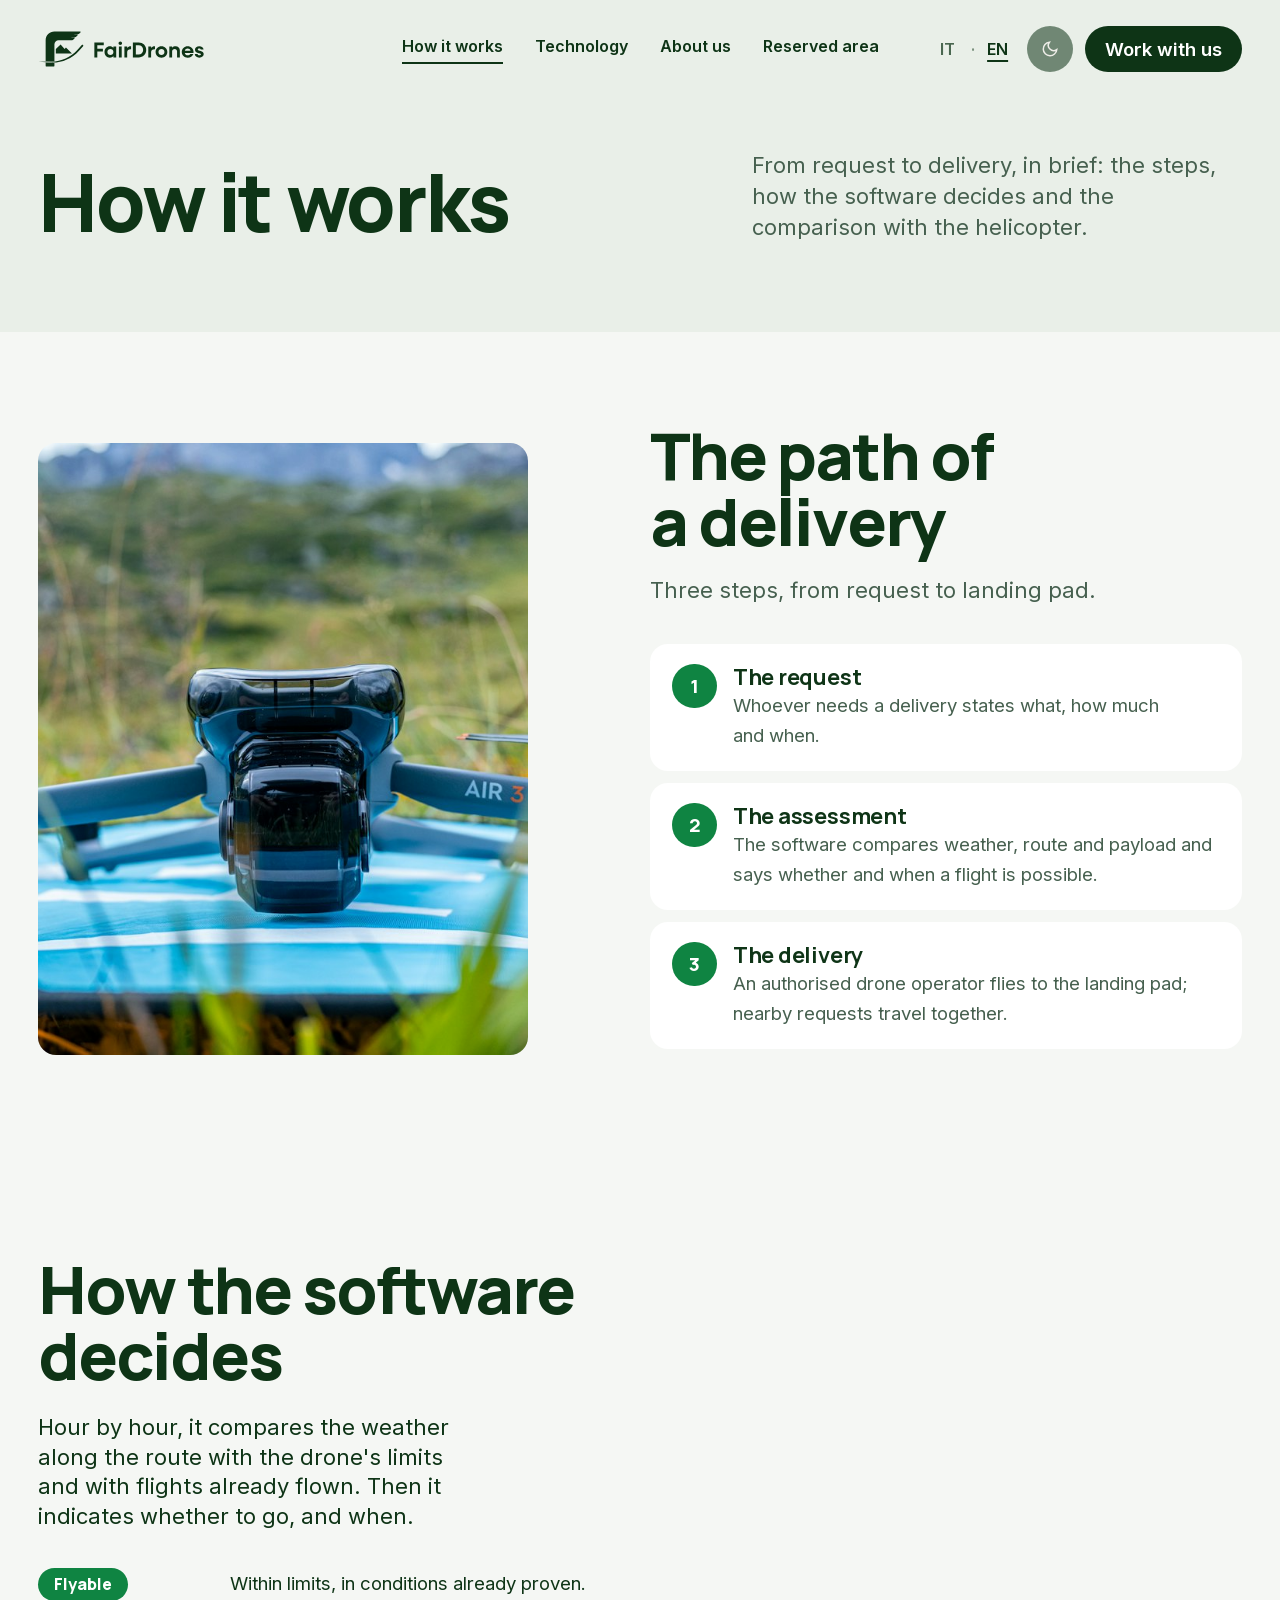
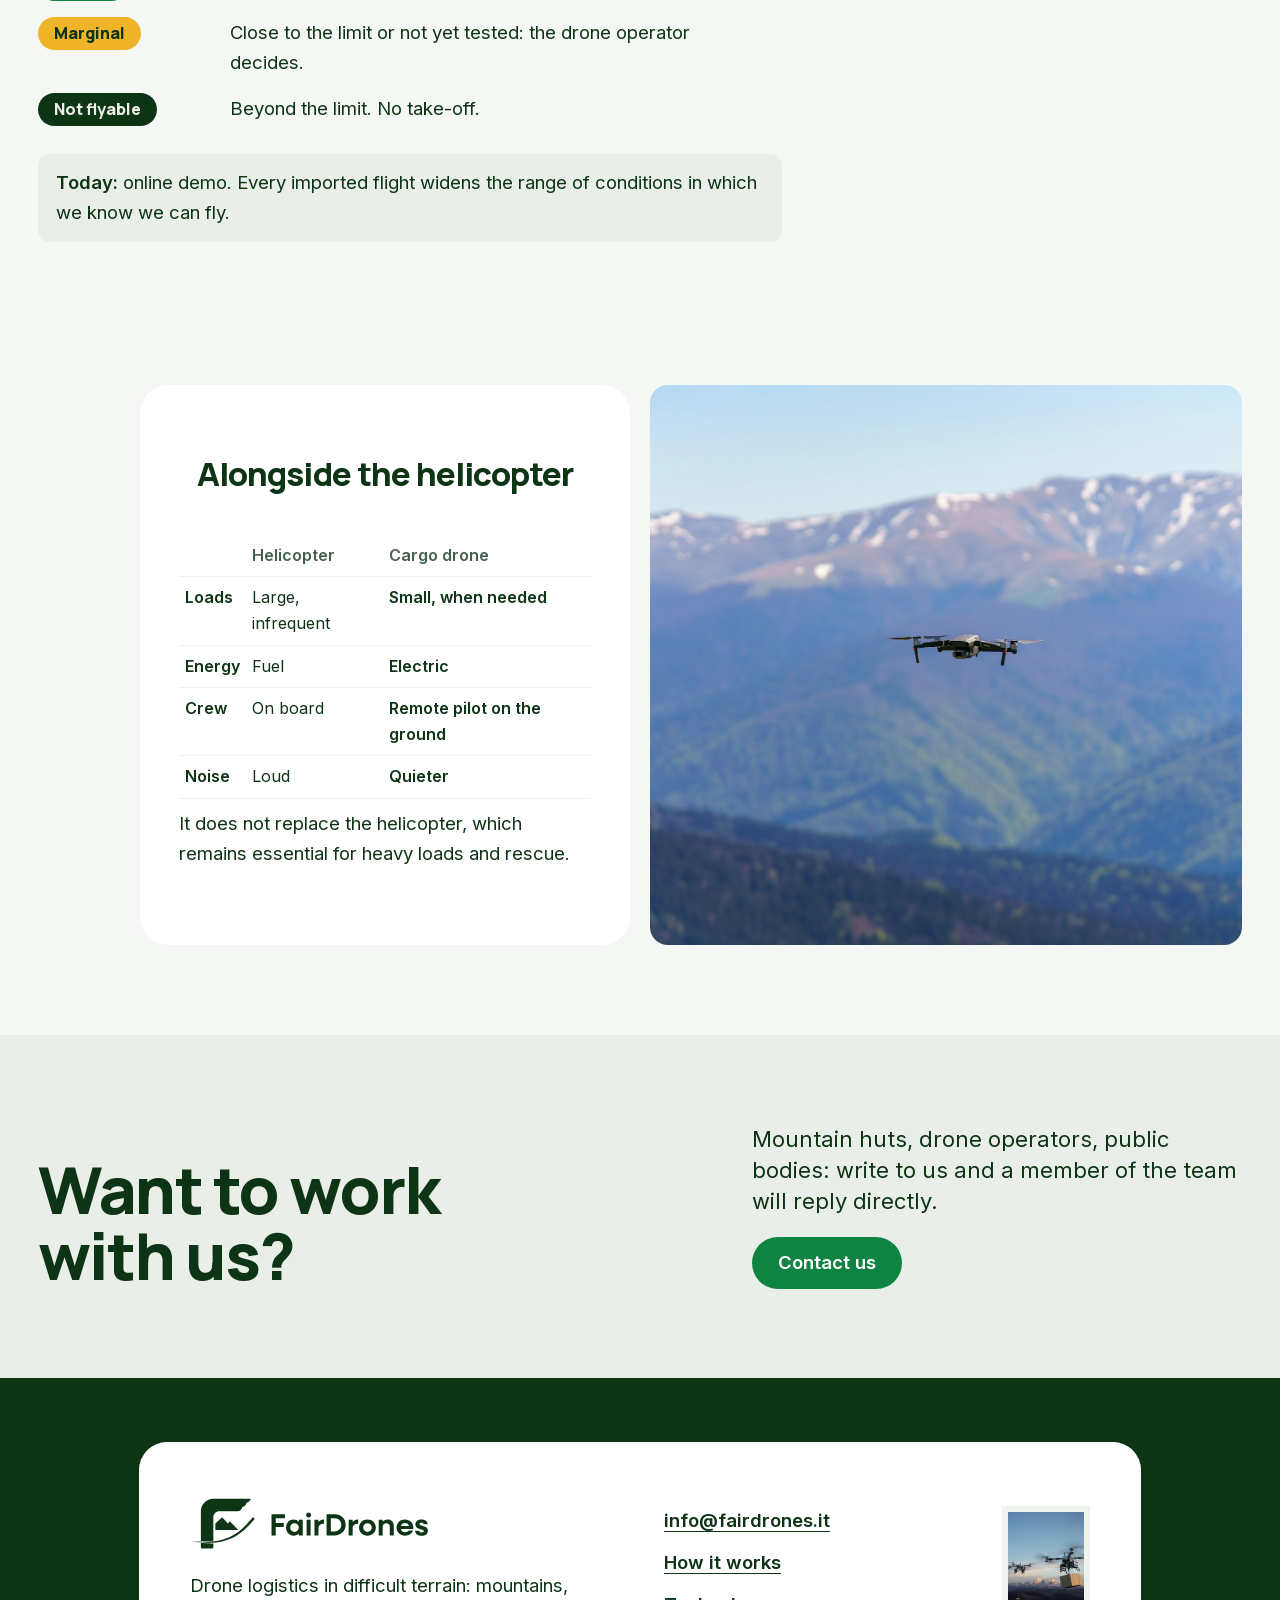
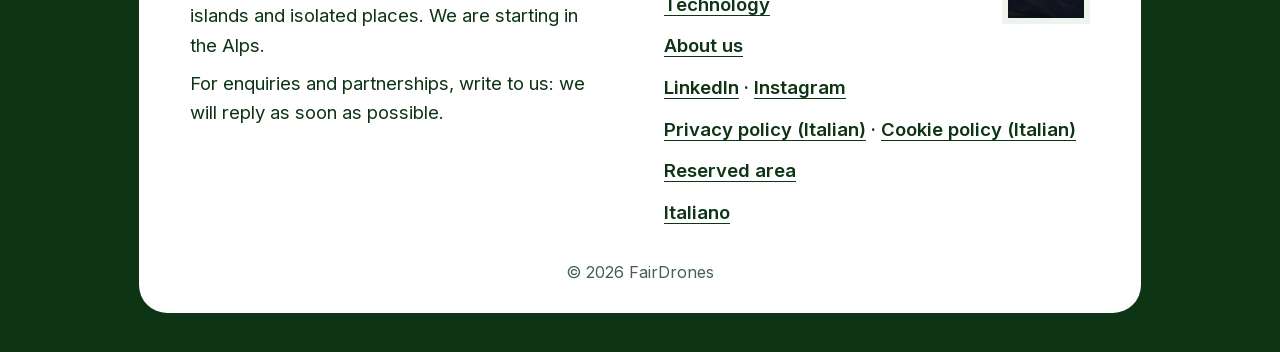
<file: fairdrones-redesign/en/how-it-works.html>
<!DOCTYPE html>
<html lang="en">
<head>
<meta charset="UTF-8">
<meta name="viewport" content="width=device-width, initial-scale=1">
<title>How it works · FairDrones</title>
<meta name="description" content="The FairDrones method from request to delivery, the flight software and how it decides whether to fly.">
<link rel="canonical" href="https://fairdrones.it/en/how-it-works.html">
<link rel="alternate" hreflang="it" href="https://fairdrones.it/come-funziona.html">
<link rel="alternate" hreflang="en" href="https://fairdrones.it/en/how-it-works.html">
<link rel="alternate" hreflang="x-default" href="https://fairdrones.it/come-funziona.html">
<meta property="og:type" content="website">
<meta property="og:site_name" content="FairDrones">
<meta property="og:title" content="How it works · FairDrones">
<meta property="og:description" content="The FairDrones method from request to delivery, the flight software and how it decides whether to fly.">
<meta property="og:url" content="https://fairdrones.it/en/how-it-works.html">
<meta property="og:image" content="https://fairdrones.it/assets/img/flycart-1200.jpg">
<meta property="og:image:width" content="1200">
<meta property="og:image:height" content="657">
<meta property="og:locale" content="en_GB">
<meta property="og:locale:alternate" content="it_IT">
<meta name="twitter:card" content="summary_large_image">
<meta name="twitter:title" content="How it works · FairDrones">
<meta name="twitter:description" content="The FairDrones method from request to delivery, the flight software and how it decides whether to fly.">
<meta name="twitter:image" content="https://fairdrones.it/assets/img/flycart-1200.jpg">
<link rel="icon" href="../assets/img/favicon.svg" type="image/svg+xml">
<link rel="icon" href="../assets/img/favicon-32.png" sizes="32x32" type="image/png">
<link rel="apple-touch-icon" href="../assets/img/apple-touch-icon.png">
<link rel="preload" href="../assets/fonts/manrope-latin.woff2" as="font" type="font/woff2" crossorigin>
<link rel="preload" href="../assets/fonts/inter-latin.woff2" as="font" type="font/woff2" crossorigin>
<link rel="stylesheet" href="../assets/style.css">
<script>
  // Applica il tema salvato prima del rendering (evita il flash)
  try { const t = localStorage.getItem('theme'); if (t) document.documentElement.setAttribute('data-theme', t); } catch (e) {}
  document.documentElement.classList.add('js');
</script>
<script src="../assets/site.js" defer></script>
</head>
<body data-page="how">

<main class="sheet-stack">

  <section class="page-hero" aria-labelledby="page-title">
    <header class="topbar">
      <a href="./" class="wordmark" aria-label="FairDrones, home page"><svg class="wm-mark" viewBox="278 118 286 224" aria-hidden="true" focusable="false"><g fill="currentColor"><path d="M 350.3 311.0 L 355.9 311.4 C 364.1 311.9 372.1 312.0 380.2 311.6 L 380.2 310.0 C 374.2 310.6 368.1 310.9 362.0 310.9 Z M 350.3 311.0"/><path d="M 369.9 316.8 C 365.2 316.8 360.4 316.7 355.6 316.4 L 325.6 314.4 L 325.6 333.5 C 325.6 336.6 328.1 339.2 331.3 339.2 L 374.5 339.2 C 377.6 339.2 380.2 336.6 380.2 333.5 L 380.2 316.6 C 376.8 316.7 373.3 316.8 369.9 316.8"/><path d="M 362.0 305.9 C 368.1 305.9 374.2 305.6 380.2 305.0 L 380.2 201.7 C 380.2 187.2 391.9 175.5 406.4 175.5 L 489.3 175.5 C 489.8 175.5 490.3 175.4 490.8 175.4 C 493.1 175.2 495.2 174.2 496.9 172.6 L 505.2 164.2 C 506.3 163.1 506.8 161.5 506.2 160.1 C 505.6 158.6 504.3 157.7 502.7 157.7 L 486.4 157.7 L 486.4 157.0 L 508.4 157.0 C 511.0 157.0 513.5 156.0 515.3 154.1 L 523.8 145.7 C 524.8 144.6 525.3 143.0 524.7 141.6 C 524.2 140.1 522.8 139.2 521.3 139.2 L 504.9 139.2 L 504.9 138.5 L 526.9 138.5 C 529.5 138.5 532.0 137.4 533.9 135.6 L 542.3 127.1 C 543.4 126.1 543.8 124.5 543.3 123.0 C 542.9 122.0 542.1 121.3 541.1 120.9 L 380.2 120.9 C 350.0 120.9 325.6 145.3 325.6 175.5 L 325.6 306.2 Z M 362.0 305.9"/><path d="M 489.3 258.0 L 389.0 258.0 L 389.0 229.7 L 418.6 202.1 L 443.7 229.7 L 451.9 220.1 Z M 489.3 258.0"/><path d="M 558.3 205.1 C 560.7 207.1 560.9 210.7 558.8 213.0 L 532.0 242.0 C 485.9 292.1 421.8 318.2 355.8 313.9 L 281.4 309.0 L 362.0 308.4 C 423.3 308.0 481.6 281.5 524.1 234.6 L 550.5 205.6 C 552.5 203.3 556.0 203.1 558.3 205.1"/></g></svg><svg class="wm-word" viewBox="178 383 486 75" aria-hidden="true" focusable="false"><g fill="currentColor"><path d="M 179.6 390.0 L 221.1 390.0 L 221.1 402.3 L 192.6 402.3 L 192.6 416.9 L 217.3 416.9 L 217.3 429.2 L 192.6 429.2 L 192.6 455.3 L 179.6 455.3 Z M 179.6 390.0"/><path d="M 263.7 431.1 C 263.7 423.6 258.0 417.8 250.3 417.8 C 242.8 417.8 237.1 423.6 237.1 431.1 C 237.1 438.7 242.8 444.5 250.3 444.5 C 258.0 444.5 263.7 438.7 263.7 431.1 M 224.4 431.1 C 224.4 416.8 234.5 405.9 248.0 405.9 C 254.4 405.9 259.8 408.4 263.7 412.7 L 263.7 407.0 L 276.0 407.0 L 276.0 455.3 L 263.7 455.3 L 263.7 449.6 C 259.8 453.8 254.4 456.4 248.0 456.4 C 234.5 456.4 224.4 445.5 224.4 431.1"/><path d="M 287.9 407.0 L 300.2 407.0 L 300.2 455.3 L 287.9 455.3 Z M 286.3 392.5 C 286.3 388.2 289.7 384.9 294.1 384.9 C 298.4 384.9 301.8 388.2 301.8 392.5 C 301.8 396.9 298.4 400.2 294.1 400.2 C 289.7 400.2 286.3 396.9 286.3 392.5"/><path d="M 312.1 407.0 L 324.4 407.0 L 324.4 414.3 C 328.2 409.3 333.4 406.3 339.8 406.3 L 341.6 406.3 L 341.6 418.9 L 339.8 418.9 C 329.9 418.9 324.4 424.1 324.4 432.3 L 324.4 455.3 L 312.1 455.3 Z M 312.1 407.0"/><path d="M 362.6 402.3 L 362.6 443.0 L 374.8 443.0 C 386.3 443.0 394.9 434.3 394.9 422.6 C 394.9 411.0 386.3 402.3 374.8 402.3 Z M 349.5 390.0 L 375.0 390.0 C 394.1 390.0 408.4 404.0 408.4 422.6 C 408.4 441.3 394.1 455.3 375.0 455.3 L 349.5 455.3 Z M 349.5 390.0"/><path d="M 417.6 407.0 L 429.9 407.0 L 429.9 414.3 C 433.7 409.3 438.9 406.3 445.3 406.3 L 447.1 406.3 L 447.1 418.9 L 445.3 418.9 C 435.4 418.9 429.9 424.1 429.9 432.3 L 429.9 455.3 L 417.6 455.3 Z M 417.6 407.0"/><path d="M 488.9 431.1 C 488.9 423.6 483.3 417.8 475.6 417.8 C 468.1 417.8 462.4 423.6 462.4 431.1 C 462.4 438.7 468.1 444.5 475.6 444.5 C 483.3 444.5 488.9 438.7 488.9 431.1 M 449.7 431.1 C 449.7 416.8 460.9 405.9 475.6 405.9 C 490.4 405.9 501.5 416.8 501.5 431.1 C 501.5 445.5 490.4 456.4 475.6 456.4 C 460.9 456.4 449.7 445.5 449.7 431.1"/><path d="M 510.3 407.0 L 522.6 407.0 L 522.6 412.4 C 526.4 408.1 531.7 405.9 538.0 405.9 C 549.3 405.9 556.8 413.3 556.8 424.6 L 556.8 455.3 L 544.5 455.3 L 544.5 428.6 C 544.5 422.1 540.3 417.8 534.0 417.8 C 527.2 417.8 522.6 422.1 522.6 428.8 L 522.6 455.3 L 510.3 455.3 Z M 510.3 407.0"/><path d="M 578.6 426.4 L 604.0 426.4 C 602.5 420.5 597.6 416.6 591.2 416.6 C 585.0 416.6 580.3 420.4 578.6 426.4 M 565.3 431.1 C 565.3 416.8 576.5 405.9 591.2 405.9 C 606.0 405.9 617.2 416.8 617.2 431.3 C 617.2 432.6 617.1 434.2 616.8 435.4 L 578.5 435.4 C 580.1 441.6 585.1 445.7 591.7 445.7 C 596.7 445.7 600.9 443.4 603.1 440.3 L 616.4 440.3 C 612.7 449.9 603.2 456.4 591.4 456.4 C 576.5 456.4 565.3 445.5 565.3 431.1"/><path d="M 622.7 440.8 L 635.1 440.8 C 635.1 444.1 638.4 446.3 642.8 446.3 C 646.9 446.3 649.7 444.4 649.7 441.8 C 649.7 434.0 623.5 438.5 623.5 421.2 C 623.5 411.5 631.6 405.9 642.2 405.9 C 653.5 405.9 661.3 412.1 661.3 420.7 L 649.0 420.7 C 649.0 417.9 646.2 415.9 642.1 415.9 C 638.4 415.9 635.8 417.6 635.8 420.1 C 635.8 427.7 662.1 423.3 662.1 440.6 C 662.1 450.1 654.3 456.4 642.8 456.4 C 630.8 456.4 622.7 449.9 622.7 440.8"/></g></svg></a>
      <nav class="toplinks" id="site-nav" aria-label="Sections">
        <a href="how-it-works.html" aria-current="page">How it works</a>
        <a href="technology.html">Technology</a>
        <a href="about.html">About us</a>
        <a href="/area-riservata">Reserved area</a>
        <a href="./#contatti" class="nav-contact">Contact</a>
      </nav>
      <div class="topactions">
        <nav class="lang" aria-label="Language">
          <a href="../come-funziona.html" lang="it" hreflang="it" aria-label="Italiano">IT</a><span aria-hidden="true">·</span><a href="how-it-works.html" lang="en" aria-current="page" aria-label="English">EN</a>
        </nav>
        <button id="theme-toggle" type="button" aria-label="Toggle theme">
          <svg class="sun-icon" viewBox="0 0 24 24" fill="none" stroke="currentColor" stroke-width="2" aria-hidden="true"><circle cx="12" cy="12" r="5"/><path d="M12 1v2M12 21v2M4.22 4.22l1.42 1.42M18.36 18.36l1.42 1.42M1 12h2M21 12h2M4.22 19.78l1.42-1.42M18.36 5.64l1.42-1.42"/></svg>
          <svg class="moon-icon" viewBox="0 0 24 24" fill="none" stroke="currentColor" stroke-width="2" aria-hidden="true"><path d="M21 12.79A9 9 0 1 1 11.21 3 7 7 0 0 0 21 12.79z"/></svg>
        </button>
        <a href="./#contatti" class="btn btn-ink nav-cta" aria-label="Work with us"><span class="cta-long" aria-hidden="true">Work with us</span><span class="cta-short" aria-hidden="true">Contact</span></a>
        <button class="menu-toggle" type="button" aria-expanded="false" aria-controls="site-nav">Menu</button>
      </div>
    </header>
    <div class="grid page-hero-body">
      <h1 id="page-title" class="display" data-rise>How it works</h1>
      <p class="page-hero-lead" data-rise>From request to delivery, in brief: the steps, how the software decides and the comparison with the helicopter.</p>
    </div>
  </section>

  <!-- IL PERCORSO DI UNA CONSEGNA -->
  <section class="steps" id="metodo" aria-labelledby="steps-title">
    <div class="grid">
      <figure class="ph steps-photo" data-rise><img src="../assets/img/tab-efficienza.jpg" width="1400" height="788" alt="Drone ready for take-off on a landing pad in a mountain meadow" loading="lazy"></figure>
      <div class="steps-body">
        <h2 id="steps-title" class="display head" data-rise>The path of a delivery</h2>
        <p class="steps-lead" data-rise>Three steps, from request to landing pad.</p>
        <ol class="steps-list" data-rise>
          <li><h3>The request</h3><p>Whoever needs a delivery states what, how much and when.</p></li>
          <li><h3>The assessment</h3><p>The software compares weather, route and payload and says whether and when a flight is possible.</p></li>
          <li><h3>The delivery</h3><p>An authorised drone operator flies to the landing pad; nearby requests travel together.</p></li>
        </ol>
      </div>
    </div>
  </section>

  <!-- COME DECIDE IL SOFTWARE: un frammento vero dell'interfaccia -->
  <section class="decide decide-lite" id="come-decide" aria-labelledby="decide-title">
    <div class="grid">
      <div class="decide-text">
        <h2 id="decide-title" class="display head" data-rise>How the software<br> decides</h2>
        <p class="decide-lead" data-rise>Hour by hour, it compares the weather along the route with the drone's limits and with flights already flown. Then it indicates whether to go, and when.</p>
        <dl class="verdicts" data-rise>
          <div><dt><span class="esito s-ok">Flyable</span></dt><dd>Within limits, in conditions already proven.</dd></div>
          <div><dt><span class="esito s-mar">Marginal</span></dt><dd>Close to the limit or not yet tested: the drone operator decides.</dd></div>
          <div><dt><span class="esito s-no">Not flyable</span></dt><dd>Beyond the limit. No take-off.</dd></div>
        </dl>
        <p class="status" data-rise><strong>Today:</strong> online demo. Every imported flight widens the range of conditions in which we know we can fly.</p>
        <!-- DA CONFERMARE: possiamo dire "in prova con un operatore partner"? Se sì, togli hidden qui sotto e cancella la riga sopra (TO BE CONFIRMED: can we say "being trialled with a partner drone operator"? If so, remove hidden below and delete the line above) -->
        <p class="status" hidden><strong>Today:</strong> online demo, being trialled with a partner drone operator. Every imported flight widens the range of conditions in which we know we can fly.</p>
      </div>
    </div>
  </section>

  <!-- PUNTI DI FORZA: il listino -->
  <section class="strengths" aria-labelledby="forza-title">
    <div class="grid">
      <div class="menu-sheet" data-rise>
        <h2 id="forza-title" class="display menu-title">Alongside the helicopter</h2>
        <div class="menu-group">
          <table class="versus">
            <thead><tr><th scope="col"></th><th scope="col">Helicopter</th><th scope="col">Cargo drone</th></tr></thead>
            <tbody>
              <tr><th scope="row">Loads</th><td>Large, infrequent</td><td>Small, when needed</td></tr>
              <tr><th scope="row">Energy</th><td>Fuel</td><td>Electric</td></tr>
              <tr><th scope="row">Crew</th><td>On board</td><td>Remote pilot on the ground</td></tr>
              <tr><th scope="row">Noise</th><td>Loud</td><td>Quieter</td></tr>
            </tbody>
          </table>
          <p class="menu-desc">It does not replace the helicopter, which remains essential for heavy loads and rescue.</p>
        </div>
      </div>
      <figure class="ph strengths-photo" data-rise><img src="../assets/img/hero.jpg" width="2000" height="1333" alt="Drone flying in front of a mountain range" loading="lazy"></figure>
    </div>
  </section>

  <!-- INVITO AI CONTATTI -->
  <section class="cta-band" aria-labelledby="band-title">
    <div class="grid">
      <h2 id="band-title" class="display head" data-rise>Want to work<br> with us?</h2>
      <div class="cta-band-side" data-rise>
        <p>Mountain huts, drone operators, public bodies: write to us and a member of the team will reply directly.</p>
        <a href="./#contatti" class="btn btn-accent">Contact us</a>
      </div>
    </div>
  </section>

</main>

<!-- FOOTER: il retro della bolla, scoperto dalla pagina che sale -->
<footer class="curtain">
  <div class="back-card">
    <div class="back-left">
      <p class="back-name" role="img" aria-label="FairDrones"><svg class="wm-mark" viewBox="278 118 286 224" aria-hidden="true" focusable="false"><g fill="currentColor"><path d="M 350.3 311.0 L 355.9 311.4 C 364.1 311.9 372.1 312.0 380.2 311.6 L 380.2 310.0 C 374.2 310.6 368.1 310.9 362.0 310.9 Z M 350.3 311.0"/><path d="M 369.9 316.8 C 365.2 316.8 360.4 316.7 355.6 316.4 L 325.6 314.4 L 325.6 333.5 C 325.6 336.6 328.1 339.2 331.3 339.2 L 374.5 339.2 C 377.6 339.2 380.2 336.6 380.2 333.5 L 380.2 316.6 C 376.8 316.7 373.3 316.8 369.9 316.8"/><path d="M 362.0 305.9 C 368.1 305.9 374.2 305.6 380.2 305.0 L 380.2 201.7 C 380.2 187.2 391.9 175.5 406.4 175.5 L 489.3 175.5 C 489.8 175.5 490.3 175.4 490.8 175.4 C 493.1 175.2 495.2 174.2 496.9 172.6 L 505.2 164.2 C 506.3 163.1 506.8 161.5 506.2 160.1 C 505.6 158.6 504.3 157.7 502.7 157.7 L 486.4 157.7 L 486.4 157.0 L 508.4 157.0 C 511.0 157.0 513.5 156.0 515.3 154.1 L 523.8 145.7 C 524.8 144.6 525.3 143.0 524.7 141.6 C 524.2 140.1 522.8 139.2 521.3 139.2 L 504.9 139.2 L 504.9 138.5 L 526.9 138.5 C 529.5 138.5 532.0 137.4 533.9 135.6 L 542.3 127.1 C 543.4 126.1 543.8 124.5 543.3 123.0 C 542.9 122.0 542.1 121.3 541.1 120.9 L 380.2 120.9 C 350.0 120.9 325.6 145.3 325.6 175.5 L 325.6 306.2 Z M 362.0 305.9"/><path d="M 489.3 258.0 L 389.0 258.0 L 389.0 229.7 L 418.6 202.1 L 443.7 229.7 L 451.9 220.1 Z M 489.3 258.0"/><path d="M 558.3 205.1 C 560.7 207.1 560.9 210.7 558.8 213.0 L 532.0 242.0 C 485.9 292.1 421.8 318.2 355.8 313.9 L 281.4 309.0 L 362.0 308.4 C 423.3 308.0 481.6 281.5 524.1 234.6 L 550.5 205.6 C 552.5 203.3 556.0 203.1 558.3 205.1"/></g></svg><svg class="wm-word" viewBox="178 383 486 75" aria-hidden="true" focusable="false"><g fill="currentColor"><path d="M 179.6 390.0 L 221.1 390.0 L 221.1 402.3 L 192.6 402.3 L 192.6 416.9 L 217.3 416.9 L 217.3 429.2 L 192.6 429.2 L 192.6 455.3 L 179.6 455.3 Z M 179.6 390.0"/><path d="M 263.7 431.1 C 263.7 423.6 258.0 417.8 250.3 417.8 C 242.8 417.8 237.1 423.6 237.1 431.1 C 237.1 438.7 242.8 444.5 250.3 444.5 C 258.0 444.5 263.7 438.7 263.7 431.1 M 224.4 431.1 C 224.4 416.8 234.5 405.9 248.0 405.9 C 254.4 405.9 259.8 408.4 263.7 412.7 L 263.7 407.0 L 276.0 407.0 L 276.0 455.3 L 263.7 455.3 L 263.7 449.6 C 259.8 453.8 254.4 456.4 248.0 456.4 C 234.5 456.4 224.4 445.5 224.4 431.1"/><path d="M 287.9 407.0 L 300.2 407.0 L 300.2 455.3 L 287.9 455.3 Z M 286.3 392.5 C 286.3 388.2 289.7 384.9 294.1 384.9 C 298.4 384.9 301.8 388.2 301.8 392.5 C 301.8 396.9 298.4 400.2 294.1 400.2 C 289.7 400.2 286.3 396.9 286.3 392.5"/><path d="M 312.1 407.0 L 324.4 407.0 L 324.4 414.3 C 328.2 409.3 333.4 406.3 339.8 406.3 L 341.6 406.3 L 341.6 418.9 L 339.8 418.9 C 329.9 418.9 324.4 424.1 324.4 432.3 L 324.4 455.3 L 312.1 455.3 Z M 312.1 407.0"/><path d="M 362.6 402.3 L 362.6 443.0 L 374.8 443.0 C 386.3 443.0 394.9 434.3 394.9 422.6 C 394.9 411.0 386.3 402.3 374.8 402.3 Z M 349.5 390.0 L 375.0 390.0 C 394.1 390.0 408.4 404.0 408.4 422.6 C 408.4 441.3 394.1 455.3 375.0 455.3 L 349.5 455.3 Z M 349.5 390.0"/><path d="M 417.6 407.0 L 429.9 407.0 L 429.9 414.3 C 433.7 409.3 438.9 406.3 445.3 406.3 L 447.1 406.3 L 447.1 418.9 L 445.3 418.9 C 435.4 418.9 429.9 424.1 429.9 432.3 L 429.9 455.3 L 417.6 455.3 Z M 417.6 407.0"/><path d="M 488.9 431.1 C 488.9 423.6 483.3 417.8 475.6 417.8 C 468.1 417.8 462.4 423.6 462.4 431.1 C 462.4 438.7 468.1 444.5 475.6 444.5 C 483.3 444.5 488.9 438.7 488.9 431.1 M 449.7 431.1 C 449.7 416.8 460.9 405.9 475.6 405.9 C 490.4 405.9 501.5 416.8 501.5 431.1 C 501.5 445.5 490.4 456.4 475.6 456.4 C 460.9 456.4 449.7 445.5 449.7 431.1"/><path d="M 510.3 407.0 L 522.6 407.0 L 522.6 412.4 C 526.4 408.1 531.7 405.9 538.0 405.9 C 549.3 405.9 556.8 413.3 556.8 424.6 L 556.8 455.3 L 544.5 455.3 L 544.5 428.6 C 544.5 422.1 540.3 417.8 534.0 417.8 C 527.2 417.8 522.6 422.1 522.6 428.8 L 522.6 455.3 L 510.3 455.3 Z M 510.3 407.0"/><path d="M 578.6 426.4 L 604.0 426.4 C 602.5 420.5 597.6 416.6 591.2 416.6 C 585.0 416.6 580.3 420.4 578.6 426.4 M 565.3 431.1 C 565.3 416.8 576.5 405.9 591.2 405.9 C 606.0 405.9 617.2 416.8 617.2 431.3 C 617.2 432.6 617.1 434.2 616.8 435.4 L 578.5 435.4 C 580.1 441.6 585.1 445.7 591.7 445.7 C 596.7 445.7 600.9 443.4 603.1 440.3 L 616.4 440.3 C 612.7 449.9 603.2 456.4 591.4 456.4 C 576.5 456.4 565.3 445.5 565.3 431.1"/><path d="M 622.7 440.8 L 635.1 440.8 C 635.1 444.1 638.4 446.3 642.8 446.3 C 646.9 446.3 649.7 444.4 649.7 441.8 C 649.7 434.0 623.5 438.5 623.5 421.2 C 623.5 411.5 631.6 405.9 642.2 405.9 C 653.5 405.9 661.3 412.1 661.3 420.7 L 649.0 420.7 C 649.0 417.9 646.2 415.9 642.1 415.9 C 638.4 415.9 635.8 417.6 635.8 420.1 C 635.8 427.7 662.1 423.3 662.1 440.6 C 662.1 450.1 654.3 456.4 642.8 456.4 C 630.8 456.4 622.7 449.9 622.7 440.8"/></g></svg></p>
      <p>Drone logistics in difficult terrain: mountains, islands and isolated places. We are starting in the Alps.</p>
      <p>For enquiries and partnerships, write to us: we will reply as soon as possible.</p>
    </div>
    <div class="back-right">
      <img class="stamp" src="../assets/img/flycart-1200.jpg" width="1200" height="657" alt="" loading="lazy">
      <ul class="back-links">
        <li><a href="mailto:info@fairdrones.it">info@fairdrones.it</a></li>
        <li><a href="how-it-works.html">How it works</a></li>
        <li><a href="technology.html">Technology</a></li>
        <li><a href="about.html">About us</a></li>
        <li><a href="https://www.linkedin.com/company/fairdrones/" target="_blank" rel="noopener">LinkedIn</a> · <a href="https://www.instagram.com/fairdrones" target="_blank" rel="noopener">Instagram</a></li>
        <li><a href="../privacy-policy.html">Privacy policy (Italian)</a> · <a href="../cookie-policy.html">Cookie policy (Italian)</a></li>
        <li><a href="/area-riservata">Reserved area</a></li>
        <li><a href="../come-funziona.html" lang="it" hreflang="it">Italiano</a></li>
      </ul>
    </div>
    <p class="imprint">© 2026 FairDrones</p>
  </div>
</footer>

</body>
</html>
</file>
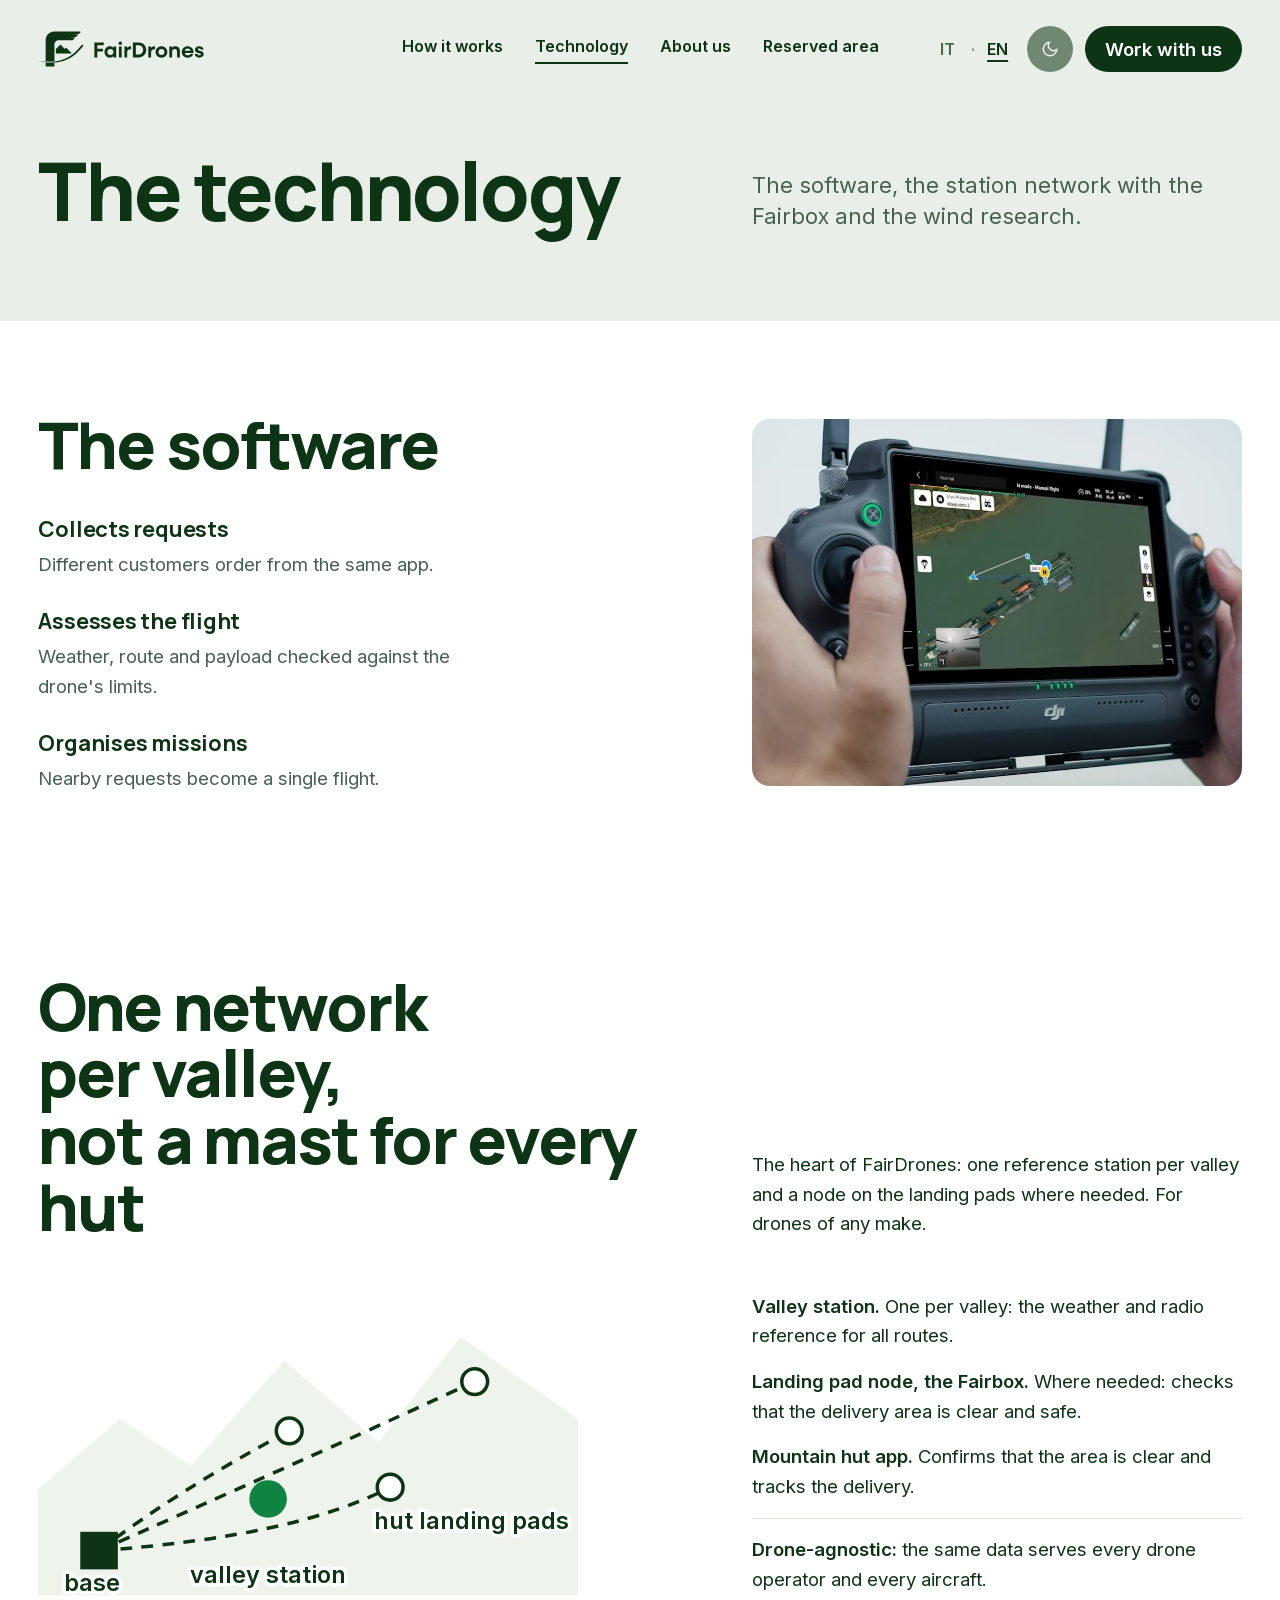
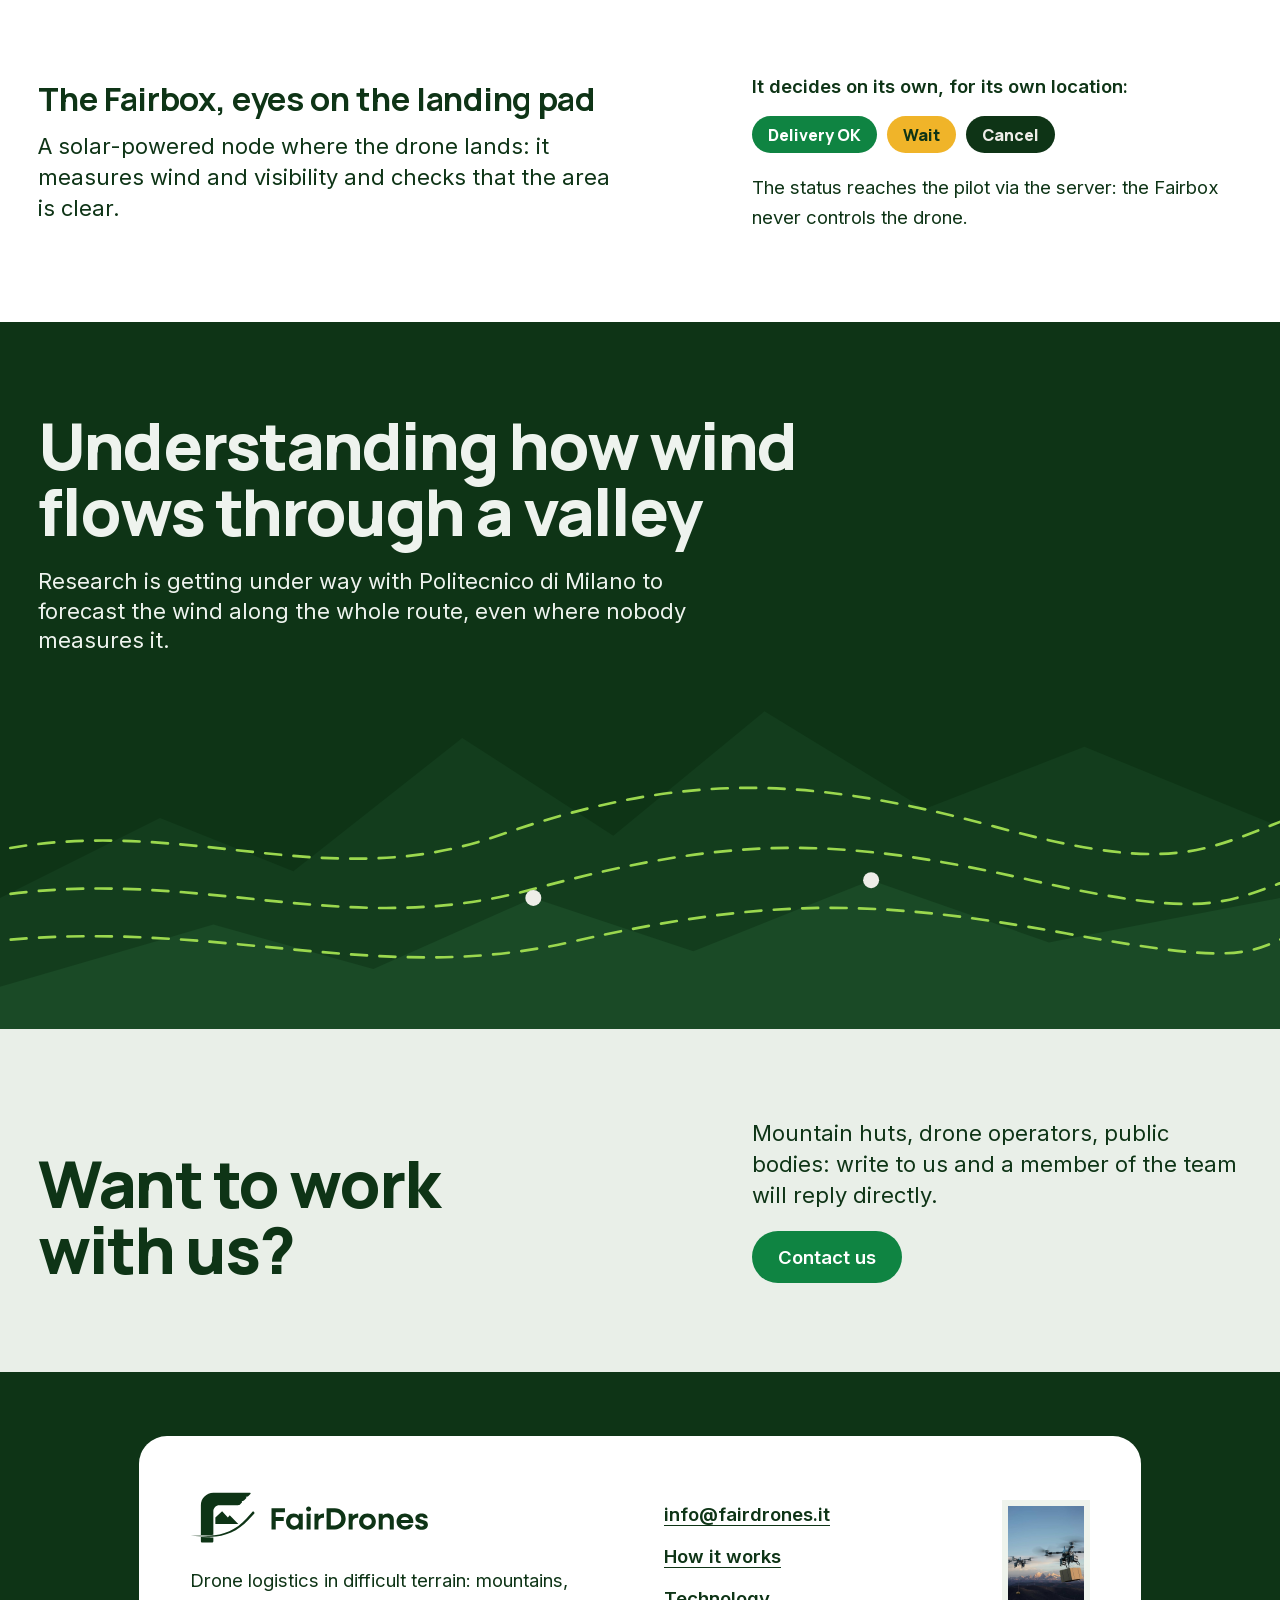
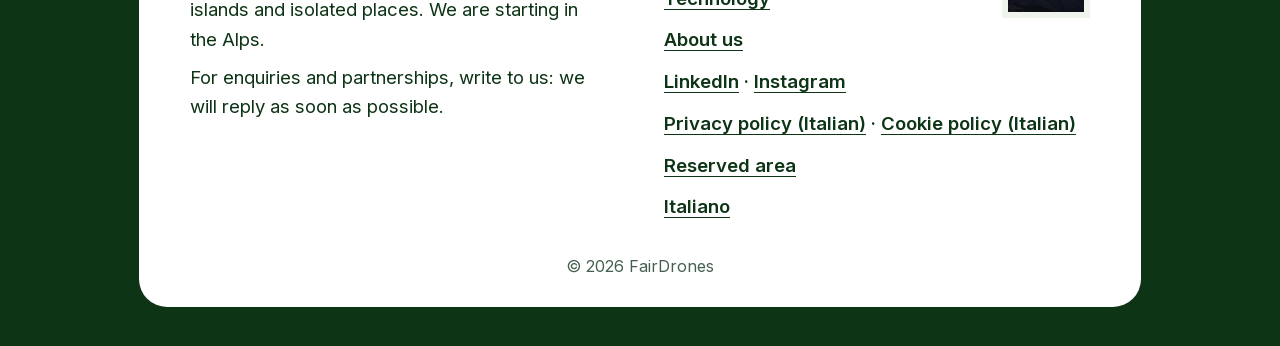
<file: fairdrones-redesign/en/technology.html>
<!DOCTYPE html>
<html lang="en">
<head>
<meta charset="UTF-8">
<meta name="viewport" content="width=device-width, initial-scale=1">
<title>Technology · FairDrones</title>
<meta name="description" content="The network of valley stations, the Fairbox on the landing pads, wind research and project status.">
<link rel="canonical" href="https://fairdrones.it/en/technology.html">
<link rel="alternate" hreflang="it" href="https://fairdrones.it/tecnologia.html">
<link rel="alternate" hreflang="en" href="https://fairdrones.it/en/technology.html">
<link rel="alternate" hreflang="x-default" href="https://fairdrones.it/tecnologia.html">
<meta property="og:type" content="website">
<meta property="og:site_name" content="FairDrones">
<meta property="og:title" content="Technology · FairDrones">
<meta property="og:description" content="The network of valley stations, the Fairbox on the landing pads, wind research and project status.">
<meta property="og:url" content="https://fairdrones.it/en/technology.html">
<meta property="og:image" content="https://fairdrones.it/assets/img/flycart-1200.jpg">
<meta property="og:image:width" content="1200">
<meta property="og:image:height" content="657">
<meta property="og:locale" content="en_GB">
<meta property="og:locale:alternate" content="it_IT">
<meta name="twitter:card" content="summary_large_image">
<meta name="twitter:title" content="Technology · FairDrones">
<meta name="twitter:description" content="The network of valley stations, the Fairbox on the landing pads, wind research and project status.">
<meta name="twitter:image" content="https://fairdrones.it/assets/img/flycart-1200.jpg">
<link rel="icon" href="../assets/img/favicon.svg" type="image/svg+xml">
<link rel="icon" href="../assets/img/favicon-32.png" sizes="32x32" type="image/png">
<link rel="apple-touch-icon" href="../assets/img/apple-touch-icon.png">
<link rel="preload" href="../assets/fonts/manrope-latin.woff2" as="font" type="font/woff2" crossorigin>
<link rel="preload" href="../assets/fonts/inter-latin.woff2" as="font" type="font/woff2" crossorigin>
<link rel="stylesheet" href="../assets/style.css">
<script>
  // Applica il tema salvato prima del rendering (evita il flash)
  try { const t = localStorage.getItem('theme'); if (t) document.documentElement.setAttribute('data-theme', t); } catch (e) {}
  document.documentElement.classList.add('js');
</script>
<script src="../assets/site.js" defer></script>
</head>
<body data-page="tech">

<main class="sheet-stack">

  <section class="page-hero" aria-labelledby="page-title">
    <header class="topbar">
      <a href="./" class="wordmark" aria-label="FairDrones, home page"><svg class="wm-mark" viewBox="278 118 286 224" aria-hidden="true" focusable="false"><g fill="currentColor"><path d="M 350.3 311.0 L 355.9 311.4 C 364.1 311.9 372.1 312.0 380.2 311.6 L 380.2 310.0 C 374.2 310.6 368.1 310.9 362.0 310.9 Z M 350.3 311.0"/><path d="M 369.9 316.8 C 365.2 316.8 360.4 316.7 355.6 316.4 L 325.6 314.4 L 325.6 333.5 C 325.6 336.6 328.1 339.2 331.3 339.2 L 374.5 339.2 C 377.6 339.2 380.2 336.6 380.2 333.5 L 380.2 316.6 C 376.8 316.7 373.3 316.8 369.9 316.8"/><path d="M 362.0 305.9 C 368.1 305.9 374.2 305.6 380.2 305.0 L 380.2 201.7 C 380.2 187.2 391.9 175.5 406.4 175.5 L 489.3 175.5 C 489.8 175.5 490.3 175.4 490.8 175.4 C 493.1 175.2 495.2 174.2 496.9 172.6 L 505.2 164.2 C 506.3 163.1 506.8 161.5 506.2 160.1 C 505.6 158.6 504.3 157.7 502.7 157.7 L 486.4 157.7 L 486.4 157.0 L 508.4 157.0 C 511.0 157.0 513.5 156.0 515.3 154.1 L 523.8 145.7 C 524.8 144.6 525.3 143.0 524.7 141.6 C 524.2 140.1 522.8 139.2 521.3 139.2 L 504.9 139.2 L 504.9 138.5 L 526.9 138.5 C 529.5 138.5 532.0 137.4 533.9 135.6 L 542.3 127.1 C 543.4 126.1 543.8 124.5 543.3 123.0 C 542.9 122.0 542.1 121.3 541.1 120.9 L 380.2 120.9 C 350.0 120.9 325.6 145.3 325.6 175.5 L 325.6 306.2 Z M 362.0 305.9"/><path d="M 489.3 258.0 L 389.0 258.0 L 389.0 229.7 L 418.6 202.1 L 443.7 229.7 L 451.9 220.1 Z M 489.3 258.0"/><path d="M 558.3 205.1 C 560.7 207.1 560.9 210.7 558.8 213.0 L 532.0 242.0 C 485.9 292.1 421.8 318.2 355.8 313.9 L 281.4 309.0 L 362.0 308.4 C 423.3 308.0 481.6 281.5 524.1 234.6 L 550.5 205.6 C 552.5 203.3 556.0 203.1 558.3 205.1"/></g></svg><svg class="wm-word" viewBox="178 383 486 75" aria-hidden="true" focusable="false"><g fill="currentColor"><path d="M 179.6 390.0 L 221.1 390.0 L 221.1 402.3 L 192.6 402.3 L 192.6 416.9 L 217.3 416.9 L 217.3 429.2 L 192.6 429.2 L 192.6 455.3 L 179.6 455.3 Z M 179.6 390.0"/><path d="M 263.7 431.1 C 263.7 423.6 258.0 417.8 250.3 417.8 C 242.8 417.8 237.1 423.6 237.1 431.1 C 237.1 438.7 242.8 444.5 250.3 444.5 C 258.0 444.5 263.7 438.7 263.7 431.1 M 224.4 431.1 C 224.4 416.8 234.5 405.9 248.0 405.9 C 254.4 405.9 259.8 408.4 263.7 412.7 L 263.7 407.0 L 276.0 407.0 L 276.0 455.3 L 263.7 455.3 L 263.7 449.6 C 259.8 453.8 254.4 456.4 248.0 456.4 C 234.5 456.4 224.4 445.5 224.4 431.1"/><path d="M 287.9 407.0 L 300.2 407.0 L 300.2 455.3 L 287.9 455.3 Z M 286.3 392.5 C 286.3 388.2 289.7 384.9 294.1 384.9 C 298.4 384.9 301.8 388.2 301.8 392.5 C 301.8 396.9 298.4 400.2 294.1 400.2 C 289.7 400.2 286.3 396.9 286.3 392.5"/><path d="M 312.1 407.0 L 324.4 407.0 L 324.4 414.3 C 328.2 409.3 333.4 406.3 339.8 406.3 L 341.6 406.3 L 341.6 418.9 L 339.8 418.9 C 329.9 418.9 324.4 424.1 324.4 432.3 L 324.4 455.3 L 312.1 455.3 Z M 312.1 407.0"/><path d="M 362.6 402.3 L 362.6 443.0 L 374.8 443.0 C 386.3 443.0 394.9 434.3 394.9 422.6 C 394.9 411.0 386.3 402.3 374.8 402.3 Z M 349.5 390.0 L 375.0 390.0 C 394.1 390.0 408.4 404.0 408.4 422.6 C 408.4 441.3 394.1 455.3 375.0 455.3 L 349.5 455.3 Z M 349.5 390.0"/><path d="M 417.6 407.0 L 429.9 407.0 L 429.9 414.3 C 433.7 409.3 438.9 406.3 445.3 406.3 L 447.1 406.3 L 447.1 418.9 L 445.3 418.9 C 435.4 418.9 429.9 424.1 429.9 432.3 L 429.9 455.3 L 417.6 455.3 Z M 417.6 407.0"/><path d="M 488.9 431.1 C 488.9 423.6 483.3 417.8 475.6 417.8 C 468.1 417.8 462.4 423.6 462.4 431.1 C 462.4 438.7 468.1 444.5 475.6 444.5 C 483.3 444.5 488.9 438.7 488.9 431.1 M 449.7 431.1 C 449.7 416.8 460.9 405.9 475.6 405.9 C 490.4 405.9 501.5 416.8 501.5 431.1 C 501.5 445.5 490.4 456.4 475.6 456.4 C 460.9 456.4 449.7 445.5 449.7 431.1"/><path d="M 510.3 407.0 L 522.6 407.0 L 522.6 412.4 C 526.4 408.1 531.7 405.9 538.0 405.9 C 549.3 405.9 556.8 413.3 556.8 424.6 L 556.8 455.3 L 544.5 455.3 L 544.5 428.6 C 544.5 422.1 540.3 417.8 534.0 417.8 C 527.2 417.8 522.6 422.1 522.6 428.8 L 522.6 455.3 L 510.3 455.3 Z M 510.3 407.0"/><path d="M 578.6 426.4 L 604.0 426.4 C 602.5 420.5 597.6 416.6 591.2 416.6 C 585.0 416.6 580.3 420.4 578.6 426.4 M 565.3 431.1 C 565.3 416.8 576.5 405.9 591.2 405.9 C 606.0 405.9 617.2 416.8 617.2 431.3 C 617.2 432.6 617.1 434.2 616.8 435.4 L 578.5 435.4 C 580.1 441.6 585.1 445.7 591.7 445.7 C 596.7 445.7 600.9 443.4 603.1 440.3 L 616.4 440.3 C 612.7 449.9 603.2 456.4 591.4 456.4 C 576.5 456.4 565.3 445.5 565.3 431.1"/><path d="M 622.7 440.8 L 635.1 440.8 C 635.1 444.1 638.4 446.3 642.8 446.3 C 646.9 446.3 649.7 444.4 649.7 441.8 C 649.7 434.0 623.5 438.5 623.5 421.2 C 623.5 411.5 631.6 405.9 642.2 405.9 C 653.5 405.9 661.3 412.1 661.3 420.7 L 649.0 420.7 C 649.0 417.9 646.2 415.9 642.1 415.9 C 638.4 415.9 635.8 417.6 635.8 420.1 C 635.8 427.7 662.1 423.3 662.1 440.6 C 662.1 450.1 654.3 456.4 642.8 456.4 C 630.8 456.4 622.7 449.9 622.7 440.8"/></g></svg></a>
      <nav class="toplinks" id="site-nav" aria-label="Sections">
        <a href="how-it-works.html">How it works</a>
        <a href="technology.html" aria-current="page">Technology</a>
        <a href="about.html">About us</a>
        <a href="/area-riservata">Reserved area</a>
        <a href="./#contatti" class="nav-contact">Contact</a>
      </nav>
      <div class="topactions">
        <nav class="lang" aria-label="Language">
          <a href="../tecnologia.html" lang="it" hreflang="it" aria-label="Italiano">IT</a><span aria-hidden="true">·</span><a href="technology.html" lang="en" aria-current="page" aria-label="English">EN</a>
        </nav>
        <button id="theme-toggle" type="button" aria-label="Toggle theme">
          <svg class="sun-icon" viewBox="0 0 24 24" fill="none" stroke="currentColor" stroke-width="2" aria-hidden="true"><circle cx="12" cy="12" r="5"/><path d="M12 1v2M12 21v2M4.22 4.22l1.42 1.42M18.36 18.36l1.42 1.42M1 12h2M21 12h2M4.22 19.78l1.42-1.42M18.36 5.64l1.42-1.42"/></svg>
          <svg class="moon-icon" viewBox="0 0 24 24" fill="none" stroke="currentColor" stroke-width="2" aria-hidden="true"><path d="M21 12.79A9 9 0 1 1 11.21 3 7 7 0 0 0 21 12.79z"/></svg>
        </button>
        <a href="./#contatti" class="btn btn-ink nav-cta" aria-label="Work with us"><span class="cta-long" aria-hidden="true">Work with us</span><span class="cta-short" aria-hidden="true">Contact</span></a>
        <button class="menu-toggle" type="button" aria-expanded="false" aria-controls="site-nav">Menu</button>
      </div>
    </header>
    <div class="grid page-hero-body">
      <h1 id="page-title" class="display" data-rise>The technology</h1>
      <p class="page-hero-lead" data-rise>The software, the station network with the Fairbox and the wind research.</p>
    </div>
  </section>

  <!-- IL SOFTWARE, IN BREVE -->
  <section class="brief" id="software" aria-labelledby="sw-title">
    <div class="grid">
      <div class="brief-body">
        <h2 id="sw-title" class="display head" data-rise>The software</h2>
        <ul class="brief-list" data-rise>
        <li><h3>Collects requests</h3><p>Different customers order from the same app.</p></li>
        <li><h3>Assesses the flight</h3><p>Weather, route and payload checked against the drone's limits.</p></li>
        <li><h3>Organises missions</h3><p>Nearby requests become a single flight.</p></li>
        </ul>
      </div>
      <figure class="ph brief-photo" data-rise><img src="../assets/img/IMG-20261015-WA0006.jpg" width="1280" height="720" alt="Hands holding a drone remote controller with the flight route on the screen" loading="lazy"></figure>
    </div>
  </section>

  <!-- LA FAIRBOX: gli occhi sulla piazzola -->
  <section class="hardware" id="fairbox" aria-labelledby="fairbox-title">
    <div class="grid hw-top">
      <h2 id="fairbox-title" class="display head" data-rise>One network per valley,<br> not a mast for every hut</h2>
      <p class="hw-lead" data-rise>The heart of FairDrones: one reference station per valley and a node on the landing pads where needed. For drones of any make.</p>
    </div>
    <div class="grid hw-net">
      <div class="hw-net-left">
        <svg class="hw-net-map" viewBox="0 0 460 260" role="img" aria-label="Diagram of a valley: base on the valley floor, valley station in the middle and three mountain hut landing pads connected by routes" data-rise>
          <path class="m-ridge" d="M0 260 L0 170 L70 110 L130 150 L210 60 L290 130 L360 40 L460 110 L460 260 Z"/>
          <path class="m-route" d="M52 222 Q120 170 214 120"/>
          <path class="m-route" d="M52 222 Q220 210 300 168"/>
          <path class="m-route" d="M52 222 Q260 130 372 78"/>
          <rect class="m-hub" x="36" y="206" width="32" height="32"/>
          <circle class="m-valley" cx="196" cy="178" r="16"/>
          <circle class="m-pad" cx="214" cy="120" r="11"/><circle class="m-pad" cx="300" cy="168" r="11"/><circle class="m-pad" cx="372" cy="78" r="11"/>
          <text x="22" y="256">base</text><text x="196" y="250" text-anchor="middle">valley station</text><text x="452" y="204" text-anchor="end">hut landing pads</text>
        </svg>
      </div>
      <ul class="hw-net-list" data-rise>
        <li><strong>Valley station.</strong> One per valley: the weather and radio reference for all routes.</li>
        <li><strong>Landing pad node, the Fairbox.</strong> Where needed: checks that the delivery area is clear and safe.</li>
        <li><strong>Mountain hut app.</strong> Confirms that the area is clear and tracks the delivery.</li>
        <li class="hw-net-key"><strong>Drone-agnostic:</strong> the same data serves every drone operator and every aircraft.</li>
      </ul>
    </div>
    <div class="grid hw-main">
      <div class="hw-node">
        <h3 class="hw-node-title" data-rise>The Fairbox, eyes on the landing pad</h3>
        <p class="hw-node-text" data-rise>A solar-powered node where the drone lands: it measures wind and visibility and checks that the area is clear.</p>
      </div>
      <div class="hw-side">
        <p class="hw-states-title" data-rise>It decides on its own, for its own location:</p>
        <p class="hw-states" data-rise><span class="esito s-ok">Delivery OK</span><span class="esito s-mar">Wait</span><span class="esito s-no">Cancel</span></p>
        <p class="hw-states-note" data-rise>The status reaches the pilot via the server: the Fairbox never controls the drone.</p>
      </div>
    </div>
  </section>

  <!-- LA RICERCA SUL VENTO -->
  <section class="research" id="ricerca" aria-labelledby="ricerca-title">
    <div class="research-copy">
      <h2 id="ricerca-title" class="display head" data-rise>Understanding how wind<br> flows through a valley</h2>
      <p data-rise>Research is getting under way with Politecnico di Milano to forecast the wind along the whole route, even where nobody measures it.</p>
    </div>
    <svg class="research-art" viewBox="0 0 1440 520" preserveAspectRatio="xMidYMid slice" aria-hidden="true">
      <path class="r-far" d="M0 520 L0 300 L180 210 L330 270 L520 120 L690 230 L860 90 L1040 200 L1220 130 L1440 220 L1440 520 Z"/>
      <path class="r-near" d="M0 520 L0 400 L240 330 L420 380 L600 300 L780 360 L980 280 L1180 350 L1440 300 L1440 520 Z"/>
      <path class="r-wind" d="M-20 250 C 200 200, 360 300, 560 230 S 900 160, 1120 220 S 1360 240, 1480 200"/>
      <path class="r-wind" d="M-20 300 C 220 260, 380 350, 600 290 S 940 230, 1160 280 S 1380 300, 1480 270"/>
      <path class="r-wind" d="M-20 350 C 240 320, 420 400, 640 350 S 980 300, 1200 340 S 1400 360, 1480 330"/>
      <circle class="r-sensor" cx="600" cy="300" r="9"/><circle class="r-sensor" cx="980" cy="280" r="9"/>
    </svg>
  </section>

  <!-- INVITO AI CONTATTI -->
  <section class="cta-band" aria-labelledby="band-title">
    <div class="grid">
      <h2 id="band-title" class="display head" data-rise>Want to work<br> with us?</h2>
      <div class="cta-band-side" data-rise>
        <p>Mountain huts, drone operators, public bodies: write to us and a member of the team will reply directly.</p>
        <a href="./#contatti" class="btn btn-accent">Contact us</a>
      </div>
    </div>
  </section>

</main>

<!-- FOOTER: il retro della bolla, scoperto dalla pagina che sale -->
<footer class="curtain">
  <div class="back-card">
    <div class="back-left">
      <p class="back-name" role="img" aria-label="FairDrones"><svg class="wm-mark" viewBox="278 118 286 224" aria-hidden="true" focusable="false"><g fill="currentColor"><path d="M 350.3 311.0 L 355.9 311.4 C 364.1 311.9 372.1 312.0 380.2 311.6 L 380.2 310.0 C 374.2 310.6 368.1 310.9 362.0 310.9 Z M 350.3 311.0"/><path d="M 369.9 316.8 C 365.2 316.8 360.4 316.7 355.6 316.4 L 325.6 314.4 L 325.6 333.5 C 325.6 336.6 328.1 339.2 331.3 339.2 L 374.5 339.2 C 377.6 339.2 380.2 336.6 380.2 333.5 L 380.2 316.6 C 376.8 316.7 373.3 316.8 369.9 316.8"/><path d="M 362.0 305.9 C 368.1 305.9 374.2 305.6 380.2 305.0 L 380.2 201.7 C 380.2 187.2 391.9 175.5 406.4 175.5 L 489.3 175.5 C 489.8 175.5 490.3 175.4 490.8 175.4 C 493.1 175.2 495.2 174.2 496.9 172.6 L 505.2 164.2 C 506.3 163.1 506.8 161.5 506.2 160.1 C 505.6 158.6 504.3 157.7 502.7 157.7 L 486.4 157.7 L 486.4 157.0 L 508.4 157.0 C 511.0 157.0 513.5 156.0 515.3 154.1 L 523.8 145.7 C 524.8 144.6 525.3 143.0 524.7 141.6 C 524.2 140.1 522.8 139.2 521.3 139.2 L 504.9 139.2 L 504.9 138.5 L 526.9 138.5 C 529.5 138.5 532.0 137.4 533.9 135.6 L 542.3 127.1 C 543.4 126.1 543.8 124.5 543.3 123.0 C 542.9 122.0 542.1 121.3 541.1 120.9 L 380.2 120.9 C 350.0 120.9 325.6 145.3 325.6 175.5 L 325.6 306.2 Z M 362.0 305.9"/><path d="M 489.3 258.0 L 389.0 258.0 L 389.0 229.7 L 418.6 202.1 L 443.7 229.7 L 451.9 220.1 Z M 489.3 258.0"/><path d="M 558.3 205.1 C 560.7 207.1 560.9 210.7 558.8 213.0 L 532.0 242.0 C 485.9 292.1 421.8 318.2 355.8 313.9 L 281.4 309.0 L 362.0 308.4 C 423.3 308.0 481.6 281.5 524.1 234.6 L 550.5 205.6 C 552.5 203.3 556.0 203.1 558.3 205.1"/></g></svg><svg class="wm-word" viewBox="178 383 486 75" aria-hidden="true" focusable="false"><g fill="currentColor"><path d="M 179.6 390.0 L 221.1 390.0 L 221.1 402.3 L 192.6 402.3 L 192.6 416.9 L 217.3 416.9 L 217.3 429.2 L 192.6 429.2 L 192.6 455.3 L 179.6 455.3 Z M 179.6 390.0"/><path d="M 263.7 431.1 C 263.7 423.6 258.0 417.8 250.3 417.8 C 242.8 417.8 237.1 423.6 237.1 431.1 C 237.1 438.7 242.8 444.5 250.3 444.5 C 258.0 444.5 263.7 438.7 263.7 431.1 M 224.4 431.1 C 224.4 416.8 234.5 405.9 248.0 405.9 C 254.4 405.9 259.8 408.4 263.7 412.7 L 263.7 407.0 L 276.0 407.0 L 276.0 455.3 L 263.7 455.3 L 263.7 449.6 C 259.8 453.8 254.4 456.4 248.0 456.4 C 234.5 456.4 224.4 445.5 224.4 431.1"/><path d="M 287.9 407.0 L 300.2 407.0 L 300.2 455.3 L 287.9 455.3 Z M 286.3 392.5 C 286.3 388.2 289.7 384.9 294.1 384.9 C 298.4 384.9 301.8 388.2 301.8 392.5 C 301.8 396.9 298.4 400.2 294.1 400.2 C 289.7 400.2 286.3 396.9 286.3 392.5"/><path d="M 312.1 407.0 L 324.4 407.0 L 324.4 414.3 C 328.2 409.3 333.4 406.3 339.8 406.3 L 341.6 406.3 L 341.6 418.9 L 339.8 418.9 C 329.9 418.9 324.4 424.1 324.4 432.3 L 324.4 455.3 L 312.1 455.3 Z M 312.1 407.0"/><path d="M 362.6 402.3 L 362.6 443.0 L 374.8 443.0 C 386.3 443.0 394.9 434.3 394.9 422.6 C 394.9 411.0 386.3 402.3 374.8 402.3 Z M 349.5 390.0 L 375.0 390.0 C 394.1 390.0 408.4 404.0 408.4 422.6 C 408.4 441.3 394.1 455.3 375.0 455.3 L 349.5 455.3 Z M 349.5 390.0"/><path d="M 417.6 407.0 L 429.9 407.0 L 429.9 414.3 C 433.7 409.3 438.9 406.3 445.3 406.3 L 447.1 406.3 L 447.1 418.9 L 445.3 418.9 C 435.4 418.9 429.9 424.1 429.9 432.3 L 429.9 455.3 L 417.6 455.3 Z M 417.6 407.0"/><path d="M 488.9 431.1 C 488.9 423.6 483.3 417.8 475.6 417.8 C 468.1 417.8 462.4 423.6 462.4 431.1 C 462.4 438.7 468.1 444.5 475.6 444.5 C 483.3 444.5 488.9 438.7 488.9 431.1 M 449.7 431.1 C 449.7 416.8 460.9 405.9 475.6 405.9 C 490.4 405.9 501.5 416.8 501.5 431.1 C 501.5 445.5 490.4 456.4 475.6 456.4 C 460.9 456.4 449.7 445.5 449.7 431.1"/><path d="M 510.3 407.0 L 522.6 407.0 L 522.6 412.4 C 526.4 408.1 531.7 405.9 538.0 405.9 C 549.3 405.9 556.8 413.3 556.8 424.6 L 556.8 455.3 L 544.5 455.3 L 544.5 428.6 C 544.5 422.1 540.3 417.8 534.0 417.8 C 527.2 417.8 522.6 422.1 522.6 428.8 L 522.6 455.3 L 510.3 455.3 Z M 510.3 407.0"/><path d="M 578.6 426.4 L 604.0 426.4 C 602.5 420.5 597.6 416.6 591.2 416.6 C 585.0 416.6 580.3 420.4 578.6 426.4 M 565.3 431.1 C 565.3 416.8 576.5 405.9 591.2 405.9 C 606.0 405.9 617.2 416.8 617.2 431.3 C 617.2 432.6 617.1 434.2 616.8 435.4 L 578.5 435.4 C 580.1 441.6 585.1 445.7 591.7 445.7 C 596.7 445.7 600.9 443.4 603.1 440.3 L 616.4 440.3 C 612.7 449.9 603.2 456.4 591.4 456.4 C 576.5 456.4 565.3 445.5 565.3 431.1"/><path d="M 622.7 440.8 L 635.1 440.8 C 635.1 444.1 638.4 446.3 642.8 446.3 C 646.9 446.3 649.7 444.4 649.7 441.8 C 649.7 434.0 623.5 438.5 623.5 421.2 C 623.5 411.5 631.6 405.9 642.2 405.9 C 653.5 405.9 661.3 412.1 661.3 420.7 L 649.0 420.7 C 649.0 417.9 646.2 415.9 642.1 415.9 C 638.4 415.9 635.8 417.6 635.8 420.1 C 635.8 427.7 662.1 423.3 662.1 440.6 C 662.1 450.1 654.3 456.4 642.8 456.4 C 630.8 456.4 622.7 449.9 622.7 440.8"/></g></svg></p>
      <p>Drone logistics in difficult terrain: mountains, islands and isolated places. We are starting in the Alps.</p>
      <p>For enquiries and partnerships, write to us: we will reply as soon as possible.</p>
    </div>
    <div class="back-right">
      <img class="stamp" src="../assets/img/flycart-1200.jpg" width="1200" height="657" alt="" loading="lazy">
      <ul class="back-links">
        <li><a href="mailto:info@fairdrones.it">info@fairdrones.it</a></li>
        <li><a href="how-it-works.html">How it works</a></li>
        <li><a href="technology.html">Technology</a></li>
        <li><a href="about.html">About us</a></li>
        <li><a href="https://www.linkedin.com/company/fairdrones/" target="_blank" rel="noopener">LinkedIn</a> · <a href="https://www.instagram.com/fairdrones" target="_blank" rel="noopener">Instagram</a></li>
        <li><a href="../privacy-policy.html">Privacy policy (Italian)</a> · <a href="../cookie-policy.html">Cookie policy (Italian)</a></li>
        <li><a href="/area-riservata">Reserved area</a></li>
        <li><a href="../tecnologia.html" lang="it" hreflang="it">Italiano</a></li>
      </ul>
    </div>
    <p class="imprint">© 2026 FairDrones</p>
  </div>
</footer>

</body>
</html>
</file>
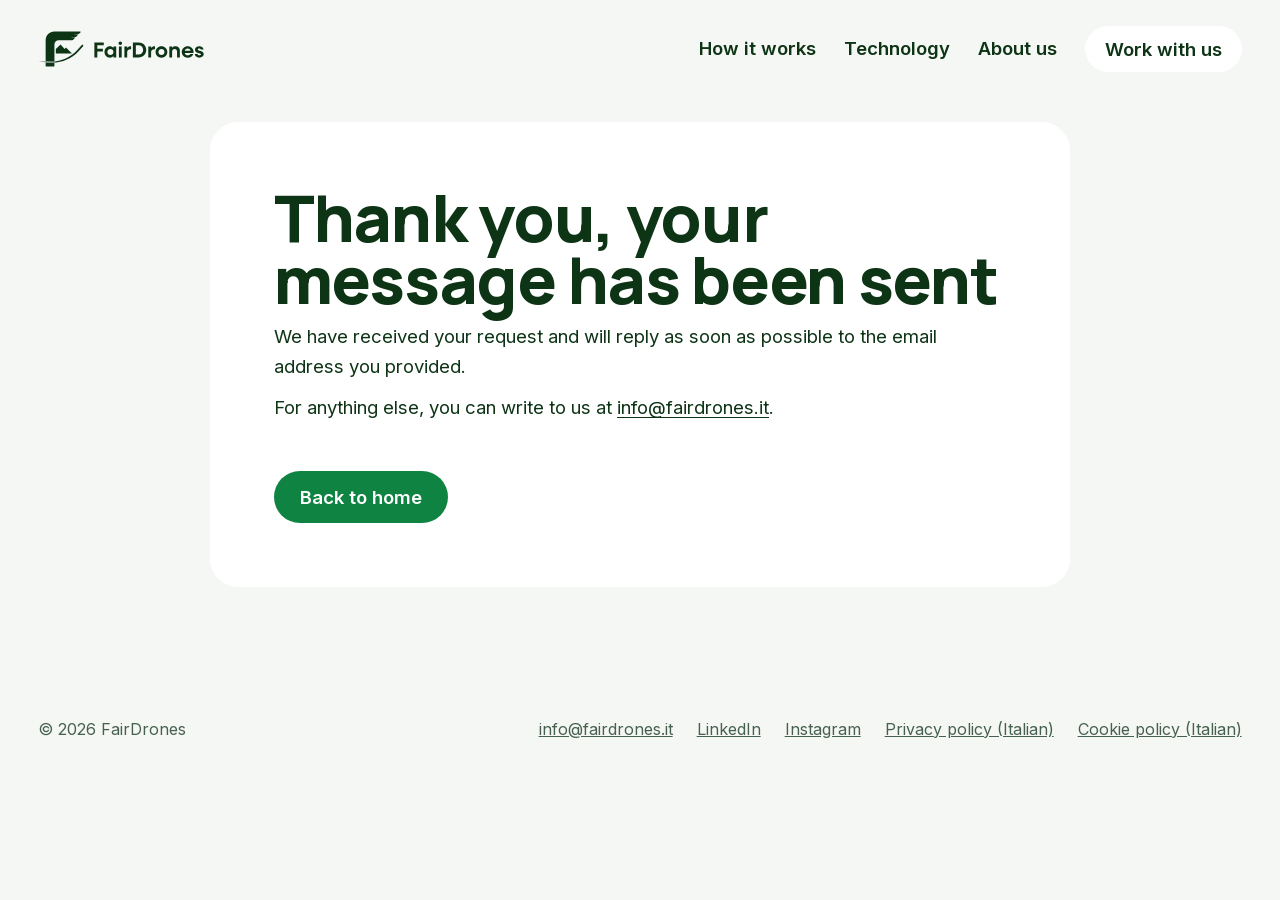
<file: fairdrones-redesign/en/thank-you.html>
<!DOCTYPE html>
<html lang="en">
<head>
<meta charset="UTF-8">
<meta name="viewport" content="width=device-width, initial-scale=1">
<title>Message sent — FairDrones</title>
<meta name="description" content="Confirmation that the FairDrones contact form has been sent.">
<meta name="robots" content="noindex">
<link rel="icon" href="../assets/img/favicon.svg" type="image/svg+xml">
<link rel="icon" href="../assets/img/favicon-32.png" sizes="32x32" type="image/png">
<link rel="apple-touch-icon" href="../assets/img/apple-touch-icon.png">
<link rel="preload" href="../assets/fonts/manrope-latin.woff2" as="font" type="font/woff2" crossorigin>
<link rel="stylesheet" href="../assets/style.css">
</head>
<body>

<header class="bar">
  <a href="./" class="wordmark" aria-label="FairDrones, home page"><svg class="wm-mark" viewBox="278 118 286 224" aria-hidden="true" focusable="false"><g fill="currentColor"><path d="M 350.3 311.0 L 355.9 311.4 C 364.1 311.9 372.1 312.0 380.2 311.6 L 380.2 310.0 C 374.2 310.6 368.1 310.9 362.0 310.9 Z M 350.3 311.0"/><path d="M 369.9 316.8 C 365.2 316.8 360.4 316.7 355.6 316.4 L 325.6 314.4 L 325.6 333.5 C 325.6 336.6 328.1 339.2 331.3 339.2 L 374.5 339.2 C 377.6 339.2 380.2 336.6 380.2 333.5 L 380.2 316.6 C 376.8 316.7 373.3 316.8 369.9 316.8"/><path d="M 362.0 305.9 C 368.1 305.9 374.2 305.6 380.2 305.0 L 380.2 201.7 C 380.2 187.2 391.9 175.5 406.4 175.5 L 489.3 175.5 C 489.8 175.5 490.3 175.4 490.8 175.4 C 493.1 175.2 495.2 174.2 496.9 172.6 L 505.2 164.2 C 506.3 163.1 506.8 161.5 506.2 160.1 C 505.6 158.6 504.3 157.7 502.7 157.7 L 486.4 157.7 L 486.4 157.0 L 508.4 157.0 C 511.0 157.0 513.5 156.0 515.3 154.1 L 523.8 145.7 C 524.8 144.6 525.3 143.0 524.7 141.6 C 524.2 140.1 522.8 139.2 521.3 139.2 L 504.9 139.2 L 504.9 138.5 L 526.9 138.5 C 529.5 138.5 532.0 137.4 533.9 135.6 L 542.3 127.1 C 543.4 126.1 543.8 124.5 543.3 123.0 C 542.9 122.0 542.1 121.3 541.1 120.9 L 380.2 120.9 C 350.0 120.9 325.6 145.3 325.6 175.5 L 325.6 306.2 Z M 362.0 305.9"/><path d="M 489.3 258.0 L 389.0 258.0 L 389.0 229.7 L 418.6 202.1 L 443.7 229.7 L 451.9 220.1 Z M 489.3 258.0"/><path d="M 558.3 205.1 C 560.7 207.1 560.9 210.7 558.8 213.0 L 532.0 242.0 C 485.9 292.1 421.8 318.2 355.8 313.9 L 281.4 309.0 L 362.0 308.4 C 423.3 308.0 481.6 281.5 524.1 234.6 L 550.5 205.6 C 552.5 203.3 556.0 203.1 558.3 205.1"/></g></svg><svg class="wm-word" viewBox="178 383 486 75" aria-hidden="true" focusable="false"><g fill="currentColor"><path d="M 179.6 390.0 L 221.1 390.0 L 221.1 402.3 L 192.6 402.3 L 192.6 416.9 L 217.3 416.9 L 217.3 429.2 L 192.6 429.2 L 192.6 455.3 L 179.6 455.3 Z M 179.6 390.0"/><path d="M 263.7 431.1 C 263.7 423.6 258.0 417.8 250.3 417.8 C 242.8 417.8 237.1 423.6 237.1 431.1 C 237.1 438.7 242.8 444.5 250.3 444.5 C 258.0 444.5 263.7 438.7 263.7 431.1 M 224.4 431.1 C 224.4 416.8 234.5 405.9 248.0 405.9 C 254.4 405.9 259.8 408.4 263.7 412.7 L 263.7 407.0 L 276.0 407.0 L 276.0 455.3 L 263.7 455.3 L 263.7 449.6 C 259.8 453.8 254.4 456.4 248.0 456.4 C 234.5 456.4 224.4 445.5 224.4 431.1"/><path d="M 287.9 407.0 L 300.2 407.0 L 300.2 455.3 L 287.9 455.3 Z M 286.3 392.5 C 286.3 388.2 289.7 384.9 294.1 384.9 C 298.4 384.9 301.8 388.2 301.8 392.5 C 301.8 396.9 298.4 400.2 294.1 400.2 C 289.7 400.2 286.3 396.9 286.3 392.5"/><path d="M 312.1 407.0 L 324.4 407.0 L 324.4 414.3 C 328.2 409.3 333.4 406.3 339.8 406.3 L 341.6 406.3 L 341.6 418.9 L 339.8 418.9 C 329.9 418.9 324.4 424.1 324.4 432.3 L 324.4 455.3 L 312.1 455.3 Z M 312.1 407.0"/><path d="M 362.6 402.3 L 362.6 443.0 L 374.8 443.0 C 386.3 443.0 394.9 434.3 394.9 422.6 C 394.9 411.0 386.3 402.3 374.8 402.3 Z M 349.5 390.0 L 375.0 390.0 C 394.1 390.0 408.4 404.0 408.4 422.6 C 408.4 441.3 394.1 455.3 375.0 455.3 L 349.5 455.3 Z M 349.5 390.0"/><path d="M 417.6 407.0 L 429.9 407.0 L 429.9 414.3 C 433.7 409.3 438.9 406.3 445.3 406.3 L 447.1 406.3 L 447.1 418.9 L 445.3 418.9 C 435.4 418.9 429.9 424.1 429.9 432.3 L 429.9 455.3 L 417.6 455.3 Z M 417.6 407.0"/><path d="M 488.9 431.1 C 488.9 423.6 483.3 417.8 475.6 417.8 C 468.1 417.8 462.4 423.6 462.4 431.1 C 462.4 438.7 468.1 444.5 475.6 444.5 C 483.3 444.5 488.9 438.7 488.9 431.1 M 449.7 431.1 C 449.7 416.8 460.9 405.9 475.6 405.9 C 490.4 405.9 501.5 416.8 501.5 431.1 C 501.5 445.5 490.4 456.4 475.6 456.4 C 460.9 456.4 449.7 445.5 449.7 431.1"/><path d="M 510.3 407.0 L 522.6 407.0 L 522.6 412.4 C 526.4 408.1 531.7 405.9 538.0 405.9 C 549.3 405.9 556.8 413.3 556.8 424.6 L 556.8 455.3 L 544.5 455.3 L 544.5 428.6 C 544.5 422.1 540.3 417.8 534.0 417.8 C 527.2 417.8 522.6 422.1 522.6 428.8 L 522.6 455.3 L 510.3 455.3 Z M 510.3 407.0"/><path d="M 578.6 426.4 L 604.0 426.4 C 602.5 420.5 597.6 416.6 591.2 416.6 C 585.0 416.6 580.3 420.4 578.6 426.4 M 565.3 431.1 C 565.3 416.8 576.5 405.9 591.2 405.9 C 606.0 405.9 617.2 416.8 617.2 431.3 C 617.2 432.6 617.1 434.2 616.8 435.4 L 578.5 435.4 C 580.1 441.6 585.1 445.7 591.7 445.7 C 596.7 445.7 600.9 443.4 603.1 440.3 L 616.4 440.3 C 612.7 449.9 603.2 456.4 591.4 456.4 C 576.5 456.4 565.3 445.5 565.3 431.1"/><path d="M 622.7 440.8 L 635.1 440.8 C 635.1 444.1 638.4 446.3 642.8 446.3 C 646.9 446.3 649.7 444.4 649.7 441.8 C 649.7 434.0 623.5 438.5 623.5 421.2 C 623.5 411.5 631.6 405.9 642.2 405.9 C 653.5 405.9 661.3 412.1 661.3 420.7 L 649.0 420.7 C 649.0 417.9 646.2 415.9 642.1 415.9 C 638.4 415.9 635.8 417.6 635.8 420.1 C 635.8 427.7 662.1 423.3 662.1 440.6 C 662.1 450.1 654.3 456.4 642.8 456.4 C 630.8 456.4 622.7 449.9 622.7 440.8"/></g></svg></a>
  <nav aria-label="Sections">
    <a href="how-it-works.html">How it works</a>
    <a href="technology.html">Technology</a>
    <a href="about.html">About us</a>
    <a href="./#contatti" class="btn btn-ink nav-cta" aria-label="Work with us"><span class="cta-long" aria-hidden="true">Work with us</span><span class="cta-short" aria-hidden="true">Contact</span></a>
  </nav>
</header>

<main class="legal">
  <div class="wrap">
    <h1>Thank you, your message has been sent</h1>
    <p>We have received your request and will reply as soon as possible to the email address you provided.</p>
    <p>For anything else, you can write to us at <a href="mailto:info@fairdrones.it">info@fairdrones.it</a>.</p>
    <p style="margin-top:32px"><a href="./" class="btn btn-accent">Back to home</a></p>
  </div>
</main>

<footer class="legal-foot">
  <span>© 2026 FairDrones</span>
  <nav aria-label="Links">
    <a href="mailto:info@fairdrones.it">info@fairdrones.it</a>
    <a href="https://www.linkedin.com/company/fairdrones/" target="_blank" rel="noopener">LinkedIn</a>
    <a href="https://www.instagram.com/fairdrones" target="_blank" rel="noopener">Instagram</a>
    <a href="../privacy-policy.html">Privacy policy (Italian)</a>
    <a href="../cookie-policy.html">Cookie policy (Italian)</a>
  </nav>
</footer>

</body>
</html>
</file>
<file: fairdrones-redesign/assets/style.css>
/* ==========================================================================
   FairDrones · stile del sito
   Via di mezzo tra il primo design (fondi chiari, Manrope e Inter, angoli
   arrotondati) e la "bolla di consegna" (struttura delle sezioni, fasce
   verdi scure, listino, foglio di viaggio, coupon).
   ========================================================================== */

@font-face {
  font-family: 'Inter';
  font-style: normal;
  font-weight: 400 600;
  font-display: swap;
  src: url('fonts/inter-latin.woff2') format('woff2');
}

@font-face {
  font-family: 'Manrope';
  font-style: normal;
  font-weight: 600 800;
  font-display: swap;
  src: url('fonts/manrope-latin.woff2') format('woff2');
}

/* --------------------------------------------------------------------------
   1. TOKEN
   -------------------------------------------------------------------------- */
:root {
  /* fondo chiaro, carte bianche, inchiostro verde scuro, una fascia scura */
  --ground: #f5f7f4;
  --ground-2: #e9efe8;
  --paper: #ffffff;
  --paper-2: #eef3ec;
  --ink: #0e3416;
  --ink-soft: #46604f;
  --on-ground: #0e3416;
  --on-ground-soft: #46604f;
  --deep: #0e3416;
  --deep-2: #0a2810;
  --on-deep: #eef3ee;
  --on-deep-soft: #b9cbbe;
  --accent: #0f8442;
  --accent-ink: #ffffff;
  --coupon: #0f6b39;
  --coupon-2: #187a45;
  --line: #dde5dc;

  /* forme */
  --r-sm: 12px;
  --r-md: 18px;
  --r-lg: 28px;
  --lift: 0 1px 2px rgba(14, 52, 22, 0.05), 0 12px 32px rgba(14, 52, 22, 0.10);

  /* tipografia: cinque gradini */
  --step-small: clamp(0.9375rem, 0.9rem + 0.15vw, 1rem);
  --step-body: clamp(1.0625rem, 1rem + 0.2vw, 1.1875rem);
  --step-lead: clamp(1.1875rem, 1.05rem + 0.45vw, 1.375rem);
  --step-sub: clamp(1.5rem, 1.1rem + 1.2vw, 2.125rem);
  --step-head: clamp(2.25rem, 1.2rem + 3.6vw, 4.25rem);
  --step-display: clamp(2.75rem, 1rem + 5vw, 5rem);

  --display: 'Manrope', 'Inter', system-ui, sans-serif;
  --text: 'Inter', system-ui, sans-serif;

  /* cornice e ritmo */
  --m: max(clamp(18px, 3vw, 40px), calc((100vw - 1320px) / 2));
  --gap: clamp(12px, 1.6vw, 24px);
  --section: clamp(64px, 7vw, 108px);
  --ease: cubic-bezier(0.22, 1, 0.36, 1);
  --dur: 0.7s;
}

:root[data-theme="dark"] {
  --ground: #07120a;
  --ground-2: #0b1a0f;
  --paper: #10241a;
  --paper-2: #173022;
  --ink: #eaf2ea;
  --ink-soft: #a9c0b0;
  --on-ground: #eaf2ea;
  --on-ground-soft: #a9c0b0;
  --deep: #0b1d10;
  --deep-2: #07140b;
  --on-deep: #eaf2ea;
  --on-deep-soft: #a9c0b0;
  --accent: #23c062;
  --accent-ink: #062010;
  --coupon: #10522c;
  --coupon-2: #186437;
  --line: #1f3a28;
  --lift: 0 1px 3px rgba(0, 0, 0, 0.4), 0 12px 32px rgba(0, 0, 0, 0.5);
}

@media (prefers-color-scheme: dark) {
  :root:not([data-theme="light"]) {
    --ground: #07120a;
    --ground-2: #0b1a0f;
    --paper: #10241a;
    --paper-2: #173022;
    --ink: #eaf2ea;
    --ink-soft: #a9c0b0;
    --on-ground: #eaf2ea;
    --on-ground-soft: #a9c0b0;
    --deep: #0b1d10;
    --deep-2: #07140b;
    --on-deep: #eaf2ea;
    --on-deep-soft: #a9c0b0;
    --accent: #23c062;
    --accent-ink: #062010;
    --coupon: #10522c;
    --coupon-2: #186437;
    --line: #1f3a28;
    --lift: 0 1px 3px rgba(0, 0, 0, 0.4), 0 12px 32px rgba(0, 0, 0, 0.5);
  }
}

/* --------------------------------------------------------------------------
   2. BASE
   -------------------------------------------------------------------------- */
*,
*::before,
*::after {
  box-sizing: border-box;
  margin: 0;
  padding: 0;
}

html {
  scroll-behavior: smooth;
  -webkit-text-size-adjust: 100%;
}

body {
  font-family: var(--text);
  font-size: var(--step-body);
  line-height: 1.6;
  text-rendering: optimizeLegibility;
  color: var(--on-ground);
  background: var(--ground);
  -webkit-font-smoothing: antialiased;
  overflow-x: hidden;
}

img {
  display: block;
  max-width: 100%;
  height: auto;
}

a {
  color: inherit;
}

ul,
ol {
  list-style: none;
}

h1, h2, h3 {
  font-family: var(--display);
  font-weight: 700;
  line-height: 1.2;
  letter-spacing: -0.01em;
}

p {
  text-wrap: pretty;
}

.display {
  font-family: var(--display);
  font-weight: 800;
  letter-spacing: -0.03em;
  line-height: 1.02;
  text-wrap: balance;
}

.head {
  font-size: var(--step-head);
}

:focus-visible {
  outline: 3px solid var(--accent);
  outline-offset: 3px;
}

::selection {
  background: var(--accent);
  color: var(--accent-ink);
}

.sr {
  position: absolute !important;
  width: 1px;
  height: 1px; /* taste-skill-ignore: utilità visivamente nascosta */
  overflow: hidden;
  clip: rect(0 0 0 0);
  white-space: nowrap;
}

.hp {
  position: absolute !important;
  left: -9999px;
  width: 1px;
  height: 1px; /* taste-skill-ignore: utilità visivamente nascosta */
  opacity: 0;
}

.grid {
  display: grid;
  grid-template-columns: repeat(12, minmax(0, 1fr));
  column-gap: var(--gap);
  padding-inline: var(--m);
}

.ph {
  overflow: hidden;
  border-radius: var(--r-md);
  background: var(--ground-2);
}

.ph img {
  width: 100%;
  height: 100%;
  object-fit: cover;
}

/* --------------------------------------------------------------------------
   3. PULSANTI E LINK
   -------------------------------------------------------------------------- */
.btn {
  display: inline-flex;
  align-items: center;
  justify-content: center;
  min-height: 52px;
  padding: 0 26px;
  border: 0;
  border-radius: 999px;
  font: 600 var(--step-body)/1 var(--text);
  white-space: nowrap;
  text-decoration: none;
  cursor: pointer;
  transition: transform 0.18s var(--ease), background-color 0.2s;
}

.btn:active {
  transform: translateY(1px) scale(0.98);
}

.btn-accent {
  background: var(--accent);
  color: var(--accent-ink);
}

.btn-accent:hover {
  background: var(--ink);
  color: var(--paper);
}

.btn-ink {
  background: var(--paper);
  color: var(--ink);
  min-height: 46px;
  padding: 0 20px;
}

.btn-ink:hover {
  background: var(--accent);
  color: var(--accent-ink);
}

.textlink {
  font-weight: 600;
  text-decoration: underline;
  text-decoration-thickness: 2px;
  text-underline-offset: 5px;
  transition: text-underline-offset 0.2s var(--ease), color 0.2s;
}

.textlink:hover {
  text-underline-offset: 8px;
  color: var(--accent);
}

/* --------------------------------------------------------------------------
   4. HERO: barra in alto e bolla di consegna
   -------------------------------------------------------------------------- */
.hero {
  position: relative;
  min-height: 100svh;
  padding: 150px var(--m) 72px;
  display: grid;
  grid-template-columns: repeat(12, minmax(0, 1fr));
  column-gap: var(--gap);
  align-items: start;
  overflow: hidden;
  isolation: isolate;
}

.hero-photo {
  position: absolute;
  inset: 0 0 auto;
  width: 100%;
  height: 100svh;
  max-width: none;
  object-fit: cover;
  object-position: 22% 62%;
  z-index: -2;
  transform-origin: 30% 40%;
  animation: drift 28s ease-in-out infinite alternate;
}

/* velo neutro solo dietro la barra in alto */
.hero::before {
  content: "";
  position: absolute;
  inset: 0 0 auto;
  height: 160px;
  background: linear-gradient(rgba(0, 0, 0, 0.45), rgba(0, 0, 0, 0)); /* taste-skill-ignore: velo neutro sotto il testo sulla foto */
  z-index: -1;
  pointer-events: none;
}

@keyframes drift {
  from { transform: scale(1.04) translate3d(0, 0, 0); }
  to { transform: scale(1.12) translate3d(-2%, -1.5%, 0); }
}

.topbar {
  position: absolute;
  inset: 0 0 auto;
  display: grid;
  grid-template-columns: 1fr auto 1fr;
  align-items: center;
  gap: 16px;
  padding: 26px var(--m);
  color: #eeede8;
  z-index: 2;
}

.wordmark {
  display: inline-flex;
  align-items: center;
  gap: 10px;
  font-weight: 600;
  font-size: var(--step-body);
  text-decoration: none;
  justify-self: start;
}

.wordmark .wm-mark {
  height: 36px;
  width: auto;
  flex: none;
}

.wordmark .wm-word {
  height: 17px;
  width: auto;
  flex: none;
}

.toplinks {
  display: flex;
  gap: 32px;
  font-weight: 600;
  font-size: var(--step-small);
}

.toplinks a {
  position: relative;
  text-decoration: none;
  padding-bottom: 4px;
}

.toplinks a::after {
  content: "";
  position: absolute;
  left: 0;
  right: 0;
  bottom: 0;
  height: 2px;
  background: currentColor;
  transform: scaleX(0);
  transform-origin: left;
  transition: transform 0.25s var(--ease);
}

.toplinks a:hover::after {
  transform: scaleX(1);
}

.topactions {
  justify-self: end;
  display: flex;
  align-items: center;
  gap: 12px;
}

#theme-toggle {
  display: grid;
  place-items: center;
  width: 46px;
  height: 46px;
  border: 0;
  border-radius: 50%;
  background: rgba(14, 52, 22, 0.55);
  color: #eeede8;
  cursor: pointer;
  transition: background-color 0.2s, transform 0.2s var(--ease);
}

#theme-toggle:hover {
  background: var(--accent);
  transform: rotate(15deg);
}

#theme-toggle svg {
  width: 18px;
  height: 18px;
}

#theme-toggle .sun-icon,
.is-dark #theme-toggle .moon-icon {
  display: none;
}

.is-dark #theme-toggle .sun-icon {
  display: block;
}

.cta-short {
  display: none;
}

/* Il biglietto di apertura: una scheda bianca che galleggia sulla foto */
.card {
  background: var(--paper);
  color: var(--ink);
  border-radius: var(--r-lg);
  box-shadow: var(--lift);
}

.waybill {
  grid-column: 7 / 12;
  padding: 56px clamp(28px, 3.6vw, 56px) 64px;
  text-align: center;
  display: flex;
  flex-direction: column;
  align-items: center;
}

.waybill h1 {
  font-size: clamp(2.5rem, 4vw, 4.25rem);
}

.card-lead {
  margin-top: 28px;
  font-size: var(--step-body);
  line-height: 1.45;
  max-width: 34ch;
}

.card-actions {
  margin-top: 30px;
  display: flex;
  flex-wrap: wrap;
  align-items: center;
  justify-content: center;
  gap: 14px 26px;
}

.waybill-fields {
  margin-top: 44px;
  width: 100%;
  display: grid;
  grid-template-columns: repeat(3, 1fr);
  gap: 18px;
  padding-block: 22px;
  border-radius: var(--r-md);
  background: var(--paper-2);
}

.waybill-fields dt {
  font-size: var(--step-small);
  color: var(--ink-soft);
}

.waybill-fields dd {
  font-weight: 600;
  font-size: var(--step-small);
  line-height: 1.35;
  padding-inline: 8px;
}

/* --------------------------------------------------------------------------
   5. IL PROGETTO
   -------------------------------------------------------------------------- */
.intro {
  padding-block: calc(var(--section) * 0.45) calc(var(--section) * 0.8);
}

.intro-top {
  align-items: end;
}

.intro-top h2 {
  grid-column: 1 / 7;
}

.intro-note {
  grid-column: 8 / 13;
  display: grid;
  gap: 16px;
}

.facts {
  margin-top: 72px;
  padding-inline: var(--m);
  display: flex;
  justify-content: space-between;
  gap: 32px;
}

.facts li {
  display: grid;
  gap: 6px;
  max-width: 17ch;
}

.facts strong {
  font-family: var(--display);
  font-weight: 800;
  letter-spacing: -0.02em;
  font-size: clamp(1.375rem, 1.1rem + 0.9vw, 1.875rem);
  line-height: 1;
}

.facts span {
  font-size: var(--step-small);
  color: var(--on-ground-soft);
}

.intro-photos {
  margin-top: 56px;
  align-items: start;
}

.ph-a {
  grid-column: 1 / 8;
  aspect-ratio: 3 / 2;
}

.ph-b {
  grid-column: 8 / 13;
  aspect-ratio: 4 / 3;
  margin-top: 64px;
}

/* --------------------------------------------------------------------------
   6. PUNTI DI FORZA: il listino
   -------------------------------------------------------------------------- */
.strengths {
  padding-block: calc(var(--section) * 0.6) var(--section);
}

.strengths .grid {
  align-items: stretch;
}

.menu-sheet {
  grid-column: 2 / 7;
  background: var(--paper);
  color: var(--ink);
  padding: 72px clamp(24px, 3vw, 48px);
  border-radius: var(--r-lg);
}

.menu-title {
  font-size: var(--step-sub);
  text-align: center;
  margin-bottom: 44px;
}

.menu-group + .menu-group {
  margin-top: 44px;
}

.menu-group h3 {
  font-size: var(--step-lead);
  margin-bottom: 12px;
}

.menu-row,
.slip-row {
  display: flex;
  align-items: baseline;
  gap: 10px;
  font-size: var(--step-body);
  font-weight: 600;
}

.menu-name {
  flex: 0 1 auto;
}

.menu-dots {
  flex: 1 1 24px;
  min-width: 24px;
  border-bottom: 4px dotted currentColor;
  opacity: 0.45;
  transform: translateY(-4px);
}

.menu-val,
.slip-val {
  flex: none;
  white-space: nowrap;
}

.menu-desc {
  margin-top: 6px;
  color: var(--ink);
  font-size: var(--step-body);
  max-width: 44ch;
}

.strengths-photo {
  grid-column: 7 / 13;
  min-height: 560px;
}

/* --------------------------------------------------------------------------
   7. IL METODO: il foglio di viaggio
   -------------------------------------------------------------------------- */
.method {
  padding-block: var(--section);
  background: var(--deep);
  color: var(--on-deep);
  --on-ground: var(--on-deep);
  --on-ground-soft: var(--on-deep-soft);
}

.method .grid {
  align-items: start;
}

.method-text {
  grid-column: 1 / 7;
}

.method-lead {
  margin-top: 28px;
  max-width: 34ch;
  font-size: var(--step-lead);
  line-height: 1.35;
}

.method-photo {
  margin-top: 48px;
  aspect-ratio: 4 / 5;
  max-width: 440px;
}

.slip {
  grid-column: 7 / 12;
  background: var(--paper);
  color: var(--ink);
  padding: 44px clamp(22px, 2.6vw, 40px) 64px;
  font-variant-numeric: tabular-nums;
  border-radius: var(--r-lg);
}

.slip li + li {
  margin-top: 28px;
}

.slip h3 {
  font-size: var(--step-body);
  margin-bottom: 8px;
}

.slip-row {
  font-size: var(--step-body);
  font-weight: 400;
}

.slip-row > span:first-child {
  flex: 0 1 30ch;
}

.slip-val {
  font-weight: 600;
}

.slip-total {
  margin-top: 40px !important;
  min-height: 52px;
  padding: 0 16px;
  display: flex;
  align-items: center;
  justify-content: space-between;
  gap: 12px;
  background: var(--ink);
  color: var(--paper);
  font-weight: 600;
}

/* --------------------------------------------------------------------------
   8. IL SOFTWARE DI VOLO: fotografia e cedolini
   -------------------------------------------------------------------------- */
.software {
  padding: var(--section) var(--m);
  background: var(--ground-2);
}

.sw-top {
  padding-inline: 0;
  align-items: end;
  margin-bottom: clamp(32px, 4vw, 56px);
}
.sw-top h2 { grid-column: 1 / span 6; }
.sw-lead {
  grid-column: 8 / span 5;
  font-size: var(--step-lead);
  line-height: 1.4;
  color: var(--on-ground-soft);
}

/* un unico pannello: foto dello schermo e funzioni */
.sw-console {
  display: grid;
  grid-template-columns: minmax(0, 1.15fr) minmax(0, 1fr);
  background: var(--paper);
  border-radius: var(--r-lg);
  box-shadow: var(--lift);
  overflow: hidden;
}

.sw-shot {
  position: relative;
  margin: 0;
  min-height: 100%;
}
.sw-shot img {
  position: absolute;
  inset: 0;
  width: 100%;
  height: 100%;
  max-width: none;
  object-fit: cover;
  object-position: 55% 45%;
}

.sw-live {
  position: absolute;
  left: 20px;
  bottom: 20px;
  display: inline-flex;
  align-items: center;
  gap: 10px;
  padding: 10px 16px;
  border-radius: 999px;
  background: rgba(6, 20, 10, 0.78);
  color: #eef3ee;
  font: 600 var(--step-small) / 1.2 var(--text);
}
.sw-live::before {
  content: "";
  width: 9px;
  height: 9px;
  border-radius: 50%;
  background: #23c062;
  box-shadow: 0 0 0 0 rgba(35, 192, 98, 0.6);
  animation: sw-pulse 2s var(--ease) infinite;
}
@keyframes sw-pulse {
  70% { box-shadow: 0 0 0 9px rgba(35, 192, 98, 0); }
  100% { box-shadow: 0 0 0 0 rgba(35, 192, 98, 0); }
}

.sw-list {
  list-style: none;
  margin: 0;
  padding: clamp(8px, 1.5vw, 16px) clamp(24px, 3vw, 44px);
  display: grid;
}

.sw-item {
  display: grid;
  grid-template-columns: auto minmax(0, 1fr);
  gap: 20px;
  padding: clamp(22px, 2.4vw, 32px) 0;
}
.sw-item + .sw-item { border-top: 1px solid var(--line); }

.sw-num {
  width: 2.4ch;
  font: 800 var(--step-small) / 1.6 var(--display);
  color: var(--accent);
  letter-spacing: 0.04em;
}

.sw-body h3 {
  font-size: var(--step-lead);
  line-height: 1.25;
  margin-bottom: 6px;
}
.sw-body p {
  font-size: var(--step-body);
  line-height: 1.5;
  color: var(--ink-soft);
}

.sw-tags,
.sw-checks {
  list-style: none;
  margin: 14px 0 0;
  padding: 0;
  display: flex;
  flex-wrap: wrap;
  gap: 8px;
}
.sw-tags li,
.sw-checks li {
  padding: 7px 14px;
  border-radius: 999px;
  background: var(--paper-2);
  color: var(--ink);
  font: 600 var(--step-small) / 1.2 var(--text);
}
.sw-checks li {
  display: inline-flex;
  align-items: center;
  gap: 8px;
}
.sw-checks li::before {
  content: "";
  width: 16px;
  height: 16px;
  border-radius: 50%;
  background: var(--accent) url("data:image/svg+xml,%3Csvg xmlns='http://www.w3.org/2000/svg' viewBox='0 0 16 16'%3E%3Cpath d='M4.5 8.2l2.3 2.3 4.7-5' fill='none' stroke='white' stroke-width='2' stroke-linecap='round' stroke-linejoin='round'/%3E%3C/svg%3E") center / 100% no-repeat;
}

.sw-read {
  margin: 14px 0 0;
  display: grid;
  grid-template-columns: repeat(3, minmax(0, 1fr));
  border: 1px solid var(--line);
  border-radius: var(--r-sm);
  overflow: hidden;
}
.sw-read div { padding: 10px 14px; }
.sw-read div + div { border-left: 1px solid var(--line); }
.sw-read dt {
  font-size: var(--step-small);
  color: var(--ink-soft);
}
.sw-read dd {
  margin: 2px 0 0;
  white-space: nowrap;
  font: 800 var(--step-body) / 1.3 var(--display);
  font-variant-numeric: tabular-nums;
  color: var(--ink);
}

@media (max-width: 1080px) {
  .sw-top h2, .sw-lead { grid-column: 1 / -1; }
  .sw-lead { margin-top: 16px; }
  .sw-console { grid-template-columns: minmax(0, 1fr); }
  .sw-shot { aspect-ratio: 16 / 9; min-height: 0; }
}

@media (max-width: 560px) {
  .sw-list { padding: 4px 20px; }
  .sw-item { gap: 12px; }
  .sw-read div { padding: 10px 10px; }
  .sw-live { left: 12px; bottom: 12px; padding: 8px 12px; }
}

@media (prefers-reduced-motion: reduce) {
  .sw-live::before { animation: none; }
}

/* --------------------------------------------------------------------------
   9. IL TEAM
   -------------------------------------------------------------------------- */
.team {
  padding: var(--section) var(--m);
}

.team-head {
  display: flex;
  flex-wrap: wrap;
  align-items: end;
  justify-content: space-between;
  gap: 18px 48px;
}

.team-lead {
  max-width: 46ch;
  font-size: var(--step-lead);
  line-height: 1.35;
}

.team-grid {
  margin-top: 56px;
  display: grid;
  grid-template-columns: repeat(4, minmax(0, 1fr));
  gap: 36px var(--gap);
}

.tile {
  aspect-ratio: 4 / 5;
  overflow: hidden;
  border-radius: var(--r-md);
  background: var(--ground-2);
}

.tile img {
  width: 100%;
  height: 100%;
  object-fit: cover;
  object-position: 50% 30%;
  transition: transform 0.6s var(--ease);
}

.member:hover .tile img {
  transform: scale(1.04);
}


.member h3 {
  margin-top: 14px;
  font-size: var(--step-body);
}

.member .role {
  margin-top: 2px;
  font-size: var(--step-small);
  color: var(--on-ground-soft);
}

.member .links {
  margin-top: 8px;
  display: flex;
  flex-wrap: wrap;
  gap: 4px 18px;
  font-size: var(--step-small);
  font-weight: 600;
}

.member .links a {
  text-decoration: underline;
  text-underline-offset: 4px;
  transition: color 0.2s, text-underline-offset 0.2s var(--ease);
}

.member .links a:hover {
  color: var(--accent);
  text-underline-offset: 6px;
}

/* --------------------------------------------------------------------------
   10. RICERCA E PROGETTI: la lista stampata
   -------------------------------------------------------------------------- */
/* --------------------------------------------------------------------------
   11. CONTATTI: il coupon da ritagliare
   -------------------------------------------------------------------------- */
.contact {
  padding: var(--section) 0 calc(var(--section) * 0.8);
}

.contact-head {
  padding-inline: var(--m);
  display: flex;
  flex-wrap: wrap;
  align-items: end;
  justify-content: space-between;
  gap: 24px 48px;
}

.contact-lead {
  max-width: 34ch;
  font-size: var(--step-lead);
  line-height: 1.35;
}

.contact-tabs {
  margin: 56px calc(var(--m) + (100% - 2 * var(--m)) / 12) 0;
}

.tablist {
  display: flex;
  gap: 8px;
}

.tab {
  min-height: 48px;
  padding: 0 22px;
  border: 0;
  border-radius: 999px;
  background: var(--ground-2);
  color: var(--on-ground);
  font: 600 var(--step-body) var(--text);
  cursor: pointer;
  transition: background-color 0.2s, color 0.2s;
}

.tab:hover {
  background: var(--paper-2);
}

.tab[aria-selected="true"],
.tab[aria-selected="true"]:hover {
  background: var(--coupon);
  color: #ffffff;
}

.panel[hidden] {
  display: none;
}

.coupon {
  margin-top: 8px;
  display: grid;
  grid-template-columns: 46% 1fr;
  background: var(--coupon);
  color: #eeede8;
  min-height: 520px;
  border-radius: var(--r-lg);
  overflow: hidden;
}

.coupon-left {
  padding: 48px;
  display: flex;
  flex-direction: column;
  gap: 18px;
}

.coupon-title {
  font-size: var(--step-sub);
}

.coupon-left p {
  max-width: 38ch;
}

.checks {
  margin-top: auto;
  display: grid;
  gap: 8px;
}

.checks li {
  display: flex;
  gap: 10px;
}

.checks li::before {
  content: "";
  flex: none;
  width: 10px;
  height: 10px;
  margin-top: 0.55em;
  background: #eeede8;
  transform: rotate(45deg);
}

/* la perforazione: una fila di punti nel colore del fondo */
.coupon-right {
  padding: 48px;
  border-left: 5px dotted var(--ground);
  display: flex;
  flex-direction: column;
  gap: 10px;
}

.coupon-right input,
.coupon-right textarea {
  width: 100%;
  min-height: 52px;
  padding: 14px 16px;
  border: 0;
  border-radius: var(--r-sm);
  background: var(--coupon-2);
  color: #eeede8;
  font: 400 var(--step-body) var(--text);
}

.coupon-right textarea {
  min-height: 112px;
  resize: vertical;
}

.coupon-right ::placeholder {
  color: #cfe3d4;
  opacity: 1;
}

.coupon-right input:focus,
.coupon-right textarea:focus {
  outline: 3px solid #eeede8;
  outline-offset: 0;
}

.btn-submit {
  min-height: 56px;
  width: 100%;
  margin-top: 4px;
  background: #ffffff;
  color: #0e3416;
}

.btn-submit:hover {
  background: #0e3416;
  color: #ffffff;
}

.btn:disabled {
  opacity: 0.7;
  cursor: progress;
}

.form-note {
  font-size: var(--step-small);
  color: #d7e8db;
}

.form-note a,
.form-status a {
  color: inherit;
  text-decoration: underline;
}

.form-status {
  font-weight: 600;
}

.form-status:empty {
  display: none;
}

.form-status.ok {
  color: #eeede8;
}

.form-status.err {
  color: #ffd9d2;
}

.is-sending .btn-submit {
  animation: pulse 1.1s ease-in-out infinite;
}

@keyframes pulse {
  50% { opacity: 0.6; }
}

/* --------------------------------------------------------------------------
   12. FOOTER: il retro della bolla, a sipario
   -------------------------------------------------------------------------- */
.sheet-stack {
  position: relative;
  z-index: 1;
  background: var(--ground);
  overflow-x: clip;
}

.curtain {
  position: relative;
  z-index: 0;
  padding: 64px var(--m) var(--m);
  background: var(--deep);
  overflow: hidden;
}

@supports (animation-timeline: view()) {
  .back-card {
    animation: curtain linear both;
    animation-timeline: view();
    animation-range: entry 0% entry 100%;
  }
  @keyframes curtain {
    from { transform: translateY(-55%); }
    to { transform: none; }
  }
}

.back-card {
  width: calc((100% / 12) * 10);
  margin-inline: auto;
  min-height: 360px;
  padding: 56px clamp(24px, 4vw, 64px) 28px;
  background: var(--paper);
  color: var(--ink);
  display: grid;
  grid-template-columns: 1fr 1fr;
  gap: 32px 48px;
  border-radius: var(--r-lg);
}

.back-name {
  display: flex;
  align-items: center;
  gap: clamp(10px, 1.2vw, 16px);
  margin-bottom: 22px;
  color: var(--ink);
}

.back-name .wm-mark { height: clamp(44px, 4vw, 60px); width: auto; }
.back-name .wm-word { height: clamp(20px, 1.9vw, 28px); width: auto; }

.back-left p + p {
  margin-top: 8px;
}

.back-card {
  position: relative;
}

.back-right {
  padding-top: 8px;
}

.stamp {
  position: absolute;
  top: 64px;
  right: clamp(24px, 4vw, 64px);
  width: 88px;
  aspect-ratio: 3 / 4;
  object-fit: cover;
  border: 6px solid var(--paper-2); /* taste-skill-ignore: margine del francobollo, non un contorno */
}

.back-links {
  display: grid;
  gap: 12px;
  font-size: var(--step-body);
  font-weight: 600;
}

.back-links a {
  text-decoration: underline;
  text-underline-offset: 4px;
  transition: color 0.2s;
}

.back-links a:hover {
  color: var(--accent);
}

.imprint {
  grid-column: 1 / -1;
  align-self: end;
  text-align: center;
  font-size: var(--step-small);
  color: var(--ink-soft);
}

/* --------------------------------------------------------------------------
   13. PAGINE LEGALI E DI CONFERMA (stessa cartoleria)
   -------------------------------------------------------------------------- */
.bar {
  display: flex;
  align-items: center;
  justify-content: space-between;
  gap: 16px;
  padding: 26px var(--m);
}

.bar nav {
  display: flex;
  align-items: center;
  gap: 28px;
  font-weight: 600;
}

.bar nav a:not(.btn) {
  text-decoration: none;
}

.bar nav a:not(.btn):hover {
  color: var(--accent);
}

.legal {
  padding: 24px var(--m) var(--section);
}

.legal .btn {
  margin-top: 16px;
}

.legal .wrap {
  max-width: 860px;
  margin-inline: auto;
  padding: clamp(28px, 5vw, 64px);
  border-radius: var(--r-lg);
  background: var(--paper);
  color: var(--ink);
}

.legal h1 {
  font-family: var(--display);
  font-weight: 800;
  letter-spacing: -0.02em;
  line-height: 0.95;
  font-size: var(--step-head);
  margin-bottom: 12px;
}

.legal .updated {
  color: var(--ink-soft);
  font-size: var(--step-small);
  margin-bottom: 36px;
}

.legal h2 {
  font-size: var(--step-lead);
  margin: 40px 0 12px;
}

.legal h3 {
  font-size: var(--step-body);
  margin: 24px 0 8px;
}

.legal p,
.legal li {
  color: var(--ink);
}

.legal p + p {
  margin-top: 12px;
}

.legal ul {
  list-style: disc;
  padding-left: 22px;
  margin: 10px 0;
}

.legal li + li {
  margin-top: 6px;
}

.legal a:not(.btn) {
  color: var(--ink);
  text-decoration: underline;
  text-underline-offset: 3px;
}

.legal table {
  width: 100%;
  border-collapse: collapse;
  margin: 16px 0;
  font-size: var(--step-small);
}

.legal th,
.legal td {
  text-align: left;
  padding: 12px 14px;
  border-bottom: 1px solid var(--paper-2);
  vertical-align: top;
}

.legal th {
  background: var(--paper-2);
  font-weight: 600;
}

.table-scroll {
  overflow-x: auto;
}

.todo {
  background: #fff1c7;
  color: #6b4a00;
  padding: 1px 6px;
  font-weight: 600;
  font-size: 0.92em;
}

.callout {
  background: var(--paper-2);
  padding: 18px 20px;
  margin: 24px 0;
}

.legal-foot {
  padding: 40px var(--m);
  display: flex;
  flex-wrap: wrap;
  justify-content: space-between;
  gap: 16px;
  color: var(--on-ground-soft);
  font-size: var(--step-small);
}

.legal-foot nav {
  display: flex;
  flex-wrap: wrap;
  gap: 10px 24px;
}

.legal-foot a:hover {
  color: var(--on-ground);
}

/* --------------------------------------------------------------------------
   14. MOVIMENTO
   -------------------------------------------------------------------------- */
.js [data-rise].pre {
  opacity: 0;
  transform: translateY(24px);
}

.js [data-rise].in {
  transition: opacity var(--dur) var(--ease), transform var(--dur) var(--ease);
  transition-delay: calc(var(--i, 0) * 80ms);
}


@media (prefers-reduced-motion: reduce) {
  html {
    scroll-behavior: auto;
  }
  .hero-photo {
    animation: none;
  }
  .js [data-rise].pre {
    opacity: 1;
    transform: none;
  }
  *,
  *::before,
  *::after {
    transition-duration: 0.01ms !important;
    animation-duration: 0.01ms !important;
  }
}

/* --------------------------------------------------------------------------
   15. TABLET
   -------------------------------------------------------------------------- */
@media (max-width: 1100px) {
  .cta-long {
    display: none;
  }
  .cta-short {
    display: inline;
  }
  .waybill {
    grid-column: 5 / 13;
  }
  .facts {
    flex-wrap: wrap;
  }
  .facts li {
    flex: 1 1 40%;
  }
  .menu-sheet {
    grid-column: 1 / 8;
  }
  .strengths-photo {
    grid-column: 8 / 13;
  }
  .method-text {
    grid-column: 1 / -1;
  }
  .method-photo {
    display: none;
  }
  .slip {
    grid-column: 1 / -1;
    margin-top: 40px;
  }
  .coupon {
    grid-template-columns: 1fr;
  }
  .coupon-right {
    border-left: 0;
    border-top: 5px dotted var(--ground);
  }
  .team-grid {
    grid-template-columns: repeat(2, minmax(0, 1fr));
  }
  .contact-tabs {
    margin-inline: var(--m);
  }
}

/* --------------------------------------------------------------------------
   16. TELEFONO: una composizione propria
   -------------------------------------------------------------------------- */
@media (max-width: 760px) {
  .toplinks {
    display: none;
  }
  .topbar {
    grid-template-columns: 1fr auto;
    padding: 18px var(--m);
  }
  .cta-long {
    display: none;
  }
  .cta-short {
    display: inline;
  }
  .hero {
    padding: 96px 12px 64px;
    display: block;
  }
  .hero-photo {
    height: 70svh;
    object-position: 30% 50%;
  }
  .waybill {
    padding: 44px 22px 48px;
  }
  .waybill h1 {
    font-size: 11vw;
  }
  .waybill-fields {
    grid-template-columns: 1fr;
    gap: 12px;
  }

  .intro-top h2,
  .intro-note {
    grid-column: 1 / -1;
  }
  .intro-note {
    margin-top: 28px;
  }
  .facts {
    margin-top: 56px;
    display: grid;
    grid-template-columns: 1fr 1fr;
    gap: 32px 20px;
  }
  .ph-a,
  .ph-b {
    grid-column: 1 / -1;
  }
  .ph-b {
    margin-top: 12px;
  }

  .menu-sheet,
  .strengths-photo {
    grid-column: 1 / -1;
  }
  .menu-sheet {
    padding: 56px 20px;
  }
  .strengths-photo {
    min-height: 0;
    aspect-ratio: 4 / 3;
    margin-top: 12px;
  }

  .method-text,
  .slip {
    grid-column: 1 / -1;
  }
  .method-photo {
    display: none;
  }
  .slip {
    margin-top: 40px;
  }


  .team-grid {
    gap: 28px 8px;
  }


  .contact-tabs {
    margin-inline: 12px;
  }
  .coupon {
    grid-template-columns: 1fr;
  }
  .coupon-left,
  .coupon-right {
    padding: 28px 20px;
  }
  .coupon-right {
    border-left: 0;
    border-top: 5px dotted var(--ground);
  }
  .coupon-right input {
    min-height: 54px;
  }

  .curtain {
    padding: 40px 0 0;
  }
  .back-card {
    width: 100%;
    grid-template-columns: 1fr;
    padding: 64px 24px 24px;
  }
  .stamp {
    width: 64px;
    top: 56px;
    right: 24px;
  }
  .back-left {
    padding-right: 80px;
  }
  .menu-row,
  .slip-row {
    flex-wrap: wrap;
  }
  .menu-name,
  .slip-row > span:first-child {
    flex: 1 1 100%;
  }
}

@media (max-width: 760px) {
  .bar nav a:not(.btn) {
    display: none;
  }
  .legal h1 {
    font-size: var(--step-sub);
  }
}

@media (max-width: 360px) {
  .nav-cta {
    padding: 0 14px;
  }
  .topbar,
  .bar {
    gap: 8px;
  }
  .topactions {
    gap: 8px;
  }
  .wordmark {
    gap: 8px;
    font-size: var(--step-small);
  }
  #theme-toggle {
    width: 40px;
    height: 40px;
  }
}

/* --------------------------------------------------------------------------
   17. TIMBRI DEGLI ESITI (come sulla bolla)
   -------------------------------------------------------------------------- */
:root {
  --st-ok: #0f8442;
  --st-ok-ink: #ffffff;
  --st-mar: #f0b429;
  --st-mar-ink: #0e3416;
  --st-no: #0e3416;
  --st-no-ink: #eeede8;
}

:root[data-theme="dark"] {
  --st-ok: #23c062;
  --st-ok-ink: #062010;
  --st-no: #eaf2ea;
  --st-no-ink: #07130a;
}

@media (prefers-color-scheme: dark) {
  :root:not([data-theme="light"]) {
    --st-ok: #23c062;
    --st-ok-ink: #062010;
    --st-no: #eaf2ea;
    --st-no-ink: #07130a;
  }
}

.esito {
  display: inline-block;
  padding: 7px 16px;
  border-radius: 999px;
  font-family: var(--display);
  font-weight: 800;
  font-size: var(--step-small);
  line-height: 1.2;
  white-space: nowrap;
}

.s-ok { background: var(--st-ok); color: var(--st-ok-ink); }
.s-mar { background: var(--st-mar); color: var(--st-mar-ink); }
.s-no { background: var(--st-no); color: var(--st-no-ink); }

.status {
  margin-top: 28px;
  padding: 14px 18px;
  border-radius: var(--r-sm);
  background: var(--ground-2);
  color: var(--on-ground);
  max-width: 62ch;
}

/* --------------------------------------------------------------------------
   18. LISTINO: confronto con l'elicottero
   -------------------------------------------------------------------------- */
.versus {
  width: 100%;
  border-collapse: collapse;
  font-size: var(--step-small);
  margin-bottom: 10px;
}

.versus th,
.versus td {
  text-align: left;
  padding: 8px 6px;
  border-bottom: 1px solid var(--paper-2); /* taste-skill-ignore: righe di una tabella vera */
  vertical-align: top;
}

.versus thead th {
  font-weight: 600;
  color: var(--ink-soft);
}

.versus tbody th {
  font-weight: 600;
}

.versus td:last-child {
  font-weight: 600;
  color: var(--ink);
}

/* --------------------------------------------------------------------------
   19. METODO: righe dell'itinerario
   -------------------------------------------------------------------------- */
.slip-intro {
  color: var(--ink);
  margin-bottom: 10px;
  max-width: 46ch;
}

.slip .slip-row + .slip-row {
  margin-top: 8px;
}

.slip-row {
  color: var(--ink-soft);
}

.method-note {
  margin-top: 18px;
  max-width: 40ch;
  color: var(--on-ground-soft);
}

/* --------------------------------------------------------------------------
   20. COME DECIDE IL SOFTWARE
   -------------------------------------------------------------------------- */
.decide {
  padding-block: var(--section);
}

.decide .grid {
  align-items: start;
  row-gap: 48px;
}

.decide-text {
  grid-column: 1 / 6;
}

.decide-lead {
  margin-top: 24px;
  font-size: var(--step-lead);
  line-height: 1.35;
  max-width: 34ch;
}

.verdicts {
  margin-top: 36px;
  display: grid;
  gap: 16px;
}

.verdicts div {
  display: grid;
  grid-template-columns: 11rem 1fr;
  gap: 16px;
  align-items: baseline;
}

.verdicts dd {
  color: var(--on-ground);
}

.decide-facts {
  margin-top: 36px;
  display: grid;
  gap: 14px;
  max-width: 52ch;
}

/* frammento dell'interfaccia: ha le sue regole (righe, pannelli) */
.ui-frag {
  grid-column: 7 / 13;
  background: #ffffff;
  color: #17261d;
  padding: 24px;
  font-size: 16px;
  line-height: 1.5;
  border-radius: var(--r-lg);
  box-shadow: var(--lift);
}

.ui-head {
  display: grid;
  gap: 2px;
  padding-bottom: 14px;
  border-bottom: 1px solid #dde3dc; /* taste-skill-ignore: riga del frammento d'interfaccia (data-ui) */
}

.ui-title {
  font-weight: 600;
  font-size: 18px;
}

.ui-sub {
  color: #4d6153;
  font-size: 15px;
}

.ui-verdict {
  display: flex;
  align-items: center;
  gap: 18px;
  padding: 16px 0;
  border-bottom: 1px solid #dde3dc; /* taste-skill-ignore: riga del frammento d'interfaccia (data-ui) */
}

.ui-frag .s-ok { background: #0f8442; color: #fff; }

.ui-chart {
  padding-top: 14px;
}

.ui-axis {
  color: #4d6153;
  font-size: 15px;
  margin-bottom: 6px;
}

.ui-chart svg {
  display: block;
  width: 100%;
  height: auto;
}

.ui-chart text {
  font: 600 17px var(--text);
  fill: #4d6153;
}

.ui-legend {
  margin-top: 10px;
  display: flex;
  flex-wrap: wrap;
  gap: 6px 18px;
  font-size: 15px;
  color: #4d6153;
}

.ui-legend span {
  display: inline-flex;
  align-items: center;
  gap: 8px;
}

.ui-legend span::before {
  content: "";
  flex: none;
}

.lg-win::before {
  width: 14px;
  height: 14px;
  border-radius: 3px;
  background: rgba(15, 132, 66, 0.15);
}

.lg-lim::before {
  width: 18px;
  height: 2px;
  background: #17261d;
}

.lg-mar::before {
  width: 18px;
  border-top: 2px dashed #b78612; /* taste-skill-ignore: legenda di un grafico vero (data-ui) */
}

.ui-chart .chart-phone {
  display: none;
}

.ui-chart .chart-phone text {
  font-size: 17px;
}

@media (max-width: 760px) {
  .ui-chart .chart-wide {
    display: none;
  }
  .ui-chart .chart-phone {
    display: block;
  }
}

.ui-chart .b-ok { fill: #0f8442; }
.ui-chart .b-mar { fill: #f0b429; }
.ui-chart .b-no { fill: #17261d; }
.ui-chart .lim { stroke: #17261d; stroke-width: 1.5; }
.ui-chart .mar { stroke: #b78612; stroke-width: 1; stroke-dasharray: 4 4; }
.ui-chart .limt { fill: #17261d; font-weight: 600; }
.ui-chart .mart { fill: #8a6a14; }
.ui-chart .win { fill: #0f8442; opacity: 0.1; }

.ui-reasons {
  margin-top: 12px;
  display: grid;
  gap: 6px;
  font-size: 15px;
}

.ui-reasons li {
  display: flex;
  gap: 10px;
}

.ui-reasons li::before {
  content: "";
  flex: none;
  width: 8px;
  height: 8px;
  margin-top: 0.5em;
  background: #0f8442;
  transform: rotate(45deg);
}

.ui-frag figcaption {
  margin-top: 14px;
  font-size: 15px;
  color: #4d6153;
}

/* --------------------------------------------------------------------------
   21. LA FAIRBOX: un campo di carta con la scheda sopra
   -------------------------------------------------------------------------- */
.hardware {
  padding-block: var(--section);
  background: var(--paper);
  color: var(--ink);
}

.hardware .status {
  background: var(--paper-2);
  color: var(--ink);
}

.hw-top {
  align-items: end;
  row-gap: 24px;
}

.hw-top h2 {
  grid-column: 1 / 8;
}

.hw-lead {
  grid-column: 8 / 13;
  font-size: var(--step-body);
}

.hw-main {
  margin-top: clamp(56px, 6vw, 96px);
  align-items: center;
  row-gap: 32px;
}

.hw-status {
  margin: clamp(32px, 4vw, 56px) var(--m) 0;
}

.hw-node {
  grid-column: 1 / 7;
}

.hw-side {
  grid-column: 8 / 13;
}

.hw-node-title {
  font-size: var(--step-sub);
  line-height: 1.1;
  margin-bottom: 14px;
}

.hw-node-text {
  max-width: 44ch;
  font-size: var(--step-lead);
  line-height: 1.4;
}

.hw-states-title {
  font-weight: 600;
}

.hw-states {
  margin-top: 14px;
  display: flex;
  flex-wrap: wrap;
  gap: 12px 10px;
}

.hw-states .esito {
  font-size: var(--step-small);
  padding: 10px 16px 8px;
}

.hw-states-note {
  margin-top: 20px;
  max-width: 40ch;
}

.hw-net {
  margin-top: clamp(32px, 4vw, 56px);
  row-gap: 24px;
  align-items: center;
}

.hw-net-left {
  grid-column: 1 / 7;
}

.hw-net-map {
  width: 100%;
  max-width: 540px;
  height: auto;
  display: block;
}

.hw-net-map .m-ridge { fill: var(--paper-2); }
.hw-net-map .m-route { fill: none; stroke: var(--ink); stroke-width: 3; stroke-dasharray: 10 8; }
.hw-net-map .m-hub { fill: var(--ink); }
.hw-net-map .m-valley { fill: var(--accent); }
.hw-net-map .m-pad { fill: var(--paper); stroke: var(--ink); stroke-width: 3; }
.hw-net-map text {
  font: 600 20px var(--text);
  fill: var(--ink);
  paint-order: stroke;
  stroke: var(--paper);
  stroke-width: 6px;
  stroke-linejoin: round;
}

.hw-net-list {
  grid-column: 8 / 13;
  display: grid;
  gap: 16px;
}

/* --------------------------------------------------------------------------
   22. LA RICERCA SUL VENTO
   -------------------------------------------------------------------------- */
.research {
  background: var(--deep);
  color: var(--on-deep);
  --on-ground: var(--on-deep);
  --on-ground-soft: var(--on-deep-soft);
  padding-top: var(--section);
  overflow: hidden;
}

.research-art {
  display: block;
  width: 100%;
  height: clamp(200px, 26vw, 360px);
  margin-top: 40px;
}

.r-far { fill: #133d1d; }
.r-near { fill: #1a4a26; }
.r-wind {
  fill: none;
  stroke: #9bd84e;
  stroke-width: 3;
  stroke-linecap: round;
  stroke-dasharray: 18 14;
  animation: windflow 9s linear infinite;
}
.r-sensor { fill: #eeede8; }

@keyframes windflow {
  to { stroke-dashoffset: -320; }
}

.research-copy {
  max-width: 1040px;
  padding-inline: var(--m);
}

.research-copy p {
  margin-top: 22px;
  max-width: 52ch;
}

.research-copy p:first-of-type {
  font-size: var(--step-lead);
  line-height: 1.35;
}

.research-note {
  color: var(--on-ground-soft);
}

/* --------------------------------------------------------------------------
   23. RESPONSIVE DELLE NUOVE SEZIONI
   -------------------------------------------------------------------------- */
@media (max-width: 1200px) {
  .toplinks {
    gap: 22px;
  }
}

@media (max-width: 1100px) {
  .toplinks {
    display: none;
  }
  .topbar {
    grid-template-columns: 1fr auto;
  }
  .decide-text,
  .ui-frag {
    grid-column: 1 / -1;
  }
  .ui-frag {
    max-width: 680px;
  }
  .hw-top h2,
  .hw-lead,
  .hw-node,
  .hw-side,
  .hw-net-left,
  .hw-net-list {
    grid-column: 1 / -1;
  }
}

@media (max-width: 760px) {
  .verdicts div {
    grid-template-columns: 1fr;
    gap: 6px;
  }
  .ui-frag {
    padding: 18px 14px;
    transform: none;
  }
  .ui-verdict {
    flex-direction: column;
    align-items: flex-start;
    gap: 10px;
  }
}

@media (prefers-reduced-motion: reduce) {
  .r-wind {
    animation: none;
  }
}

/* --------------------------------------------------------------------------
   23. CAMBIO LINGUA
   -------------------------------------------------------------------------- */
.lang {
  display: inline-flex;
  align-items: center;
  gap: 6px;
  font: 600 var(--step-small) / 1 var(--text);
}
.lang a {
  display: inline-grid;
  place-items: center;
  min-width: 34px;
  min-height: 34px;
  border-radius: 999px;
  text-decoration: none;
  opacity: 0.72;
  transition: opacity 0.2s, background-color 0.2s;
}
.lang a:hover { opacity: 1; }
.lang a[aria-current="page"] {
  opacity: 1;
  text-decoration: underline;
  text-decoration-thickness: 2px;
  text-underline-offset: 5px;
}
.lang span { opacity: 0.5; }

/* --------------------------------------------------------------------------
   24. ECOSISTEMA: tre attori, una infrastruttura
   -------------------------------------------------------------------------- */
.eco {
  padding-block: calc(var(--section) * 0.4) calc(var(--section) * 0.6);
}
.eco-top { align-items: end; }
.eco-top h2 { grid-column: 1 / 8; }
.eco-lead {
  grid-column: 8 / 13;
  font-size: var(--step-lead);
  line-height: 1.4;
  color: var(--on-ground-soft);
}
.eco-grid {
  margin-top: clamp(32px, 4vw, 56px);
  padding-inline: var(--m);
  display: grid;
  grid-template-columns: repeat(3, minmax(0, 1fr));
  gap: var(--gap);
}
.eco-card {
  display: flex;
  flex-direction: column;
  gap: 12px;
  padding: clamp(24px, 2.6vw, 36px);
  background: var(--paper);
  color: var(--ink);
  border-radius: var(--r-lg);
}
.eco-card-key {
  background: var(--deep);
  color: var(--on-deep);
}
.eco-num {
  font: 800 var(--step-small) / 1.6 var(--display);
  letter-spacing: 0.04em;
  color: var(--accent);
}
.eco-card-key .eco-num { color: #6fd39a; }
.eco-card h3 { font-size: var(--step-lead); line-height: 1.25; }
.eco-card p {
  font-size: var(--step-body);
  line-height: 1.5;
  color: var(--ink-soft);
}
.eco-card-key p { color: var(--on-deep-soft); }
.eco-card .textlink {
  margin-top: auto;
  padding-top: 8px;
  align-self: flex-start;
}
.eco-card-key .textlink:hover { color: #6fd39a; }

/* --------------------------------------------------------------------------
   25. FAIRBOX: la riga "indipendente dal drone"
   -------------------------------------------------------------------------- */
.hw-net-key {
  padding-top: 16px;
  border-top: 1px solid var(--line);
}

/* --------------------------------------------------------------------------
   26. OLTRE I RIFUGI E STATO DEL PROGETTO
   -------------------------------------------------------------------------- */
.next {
  padding-block: var(--section) calc(var(--section) * 0.4);
}
.next .grid { align-items: start; }
.next-uses { grid-column: 1 / 7; }
.uses {
  margin-top: clamp(28px, 3vw, 44px);
  display: grid;
  grid-template-columns: repeat(2, minmax(0, 1fr));
  gap: 0 var(--gap);
}
.uses li {
  padding: 18px 0;
  border-top: 1px solid var(--line);
  font: 800 clamp(1.25rem, 1.05rem + 0.6vw, 1.625rem) / 1.2 var(--display);
  letter-spacing: -0.01em;
}
.next-note {
  margin-top: 20px;
  max-width: 44ch;
  font-size: var(--step-body);
  color: var(--on-ground-soft);
}
.roadmap {
  grid-column: 8 / 13;
  padding-bottom: 44px;
}
.roadmap .roadmap-title {
  font-size: var(--step-lead);
  margin-bottom: 24px;
}
.roadmap ol { display: grid; }
.roadmap li {
  display: grid;
  grid-template-columns: 8em minmax(0, 1fr);
  gap: 16px;
  padding: 16px 0;
  border-top: 1px solid var(--line);
  margin: 0 !important;
}
.roadmap li[hidden] { display: none; }
.roadmap-when {
  font-weight: 700;
  color: var(--ink);
}
.roadmap li p:last-child { color: var(--ink-soft); }

/* --------------------------------------------------------------------------
   27. CONTATTI: ancore dei tab e menu a tendina
   -------------------------------------------------------------------------- */
.tab-anchor {
  display: block;
  scroll-margin-top: 16px;
}
.tablist { flex-wrap: wrap; }

.coupon-right select {
  width: 100%;
  min-height: 52px;
  padding: 14px 44px 14px 16px;
  border: 0;
  border-radius: var(--r-sm);
  background: var(--coupon-2) url("data:image/svg+xml,%3Csvg xmlns='http://www.w3.org/2000/svg' viewBox='0 0 16 16'%3E%3Cpath d='M4 6l4 4 4-4' fill='none' stroke='%23eeede8' stroke-width='2' stroke-linecap='round' stroke-linejoin='round'/%3E%3C/svg%3E") right 16px center / 16px no-repeat;
  color: #eeede8;
  font: 400 var(--step-body) var(--text);
  appearance: none;
  cursor: pointer;
}
.coupon-right select:focus {
  outline: 3px solid #eeede8;
  outline-offset: 0;
}
.coupon-right select option {
  background: #ffffff;
  color: #0e3416;
}

@media (max-width: 1240px) {
  .nav-optional { display: none; }
}

@media (max-width: 1100px) {
  .eco-top h2, .eco-lead { grid-column: 1 / -1; }
  .eco-lead { margin-top: 16px; }
  .eco-grid { grid-template-columns: minmax(0, 1fr); }
  .next-uses, .roadmap { grid-column: 1 / -1; }
  .roadmap { margin-top: 40px; }
}

@media (max-width: 560px) {
  .uses { grid-template-columns: minmax(0, 1fr); }
  .roadmap li { grid-template-columns: minmax(0, 1fr); gap: 4px; }
  .tab { padding: 0 16px; }
}

/* barra in alto su telefono: cambio lingua compatto */
@media (max-width: 760px) {
  .topactions { gap: 6px; }
  .lang { gap: 0; }
  .lang span,
  .lang a[aria-current="page"] { display: none; }
  .lang a { min-width: 40px; min-height: 40px; opacity: 1; }
  #theme-toggle { width: 42px; height: 42px; }
  .nav-cta { padding: 0 16px; }
}
@media (max-width: 400px) {
  .wordmark .wm-word {
    display: none;
  }
}

/* --------------------------------------------------------------------------
   28. COLLABORATORI
   -------------------------------------------------------------------------- */
.partners {
  padding-block: calc(var(--section) * 0.6) var(--section);
}
.partners-top { align-items: end; }
.partners-top h2 { grid-column: 1 / 8; }
.partners-lead {
  grid-column: 8 / 13;
  font-size: var(--step-lead);
  line-height: 1.4;
  color: var(--on-ground-soft);
}
.partners-grid {
  margin-top: clamp(32px, 4vw, 56px);
  padding-inline: var(--m);
  display: grid;
  grid-template-columns: repeat(2, minmax(0, 1fr));
  gap: var(--gap);
}
.partner {
  display: grid;
  align-content: start;
  gap: 10px;
  padding: clamp(24px, 3vw, 44px);
  background: var(--paper);
  color: var(--ink);
  border-radius: var(--r-lg);
}
.partner-logo {
  width: 96px;
  height: 96px;
  margin-bottom: 12px;
  object-fit: contain;
}
.partner h3 {
  font-size: var(--step-lead);
  line-height: 1.25;
}
.partner-tag {
  font-weight: 600;
  color: var(--accent);
}
.partner p:last-child {
  max-width: 46ch;
  color: var(--ink-soft);
}
.partners-huts {
  margin: 24px var(--m) 0;
  color: var(--on-ground-soft);
}

/* --------------------------------------------------------------------------
   29. TEF IGNITION
   -------------------------------------------------------------------------- */
.tef {
  padding-block: var(--section);
  background: var(--deep);
  color: var(--on-deep);
}
.tef .grid { align-items: center; row-gap: 40px; }
.tef-copy { grid-column: 1 / 7; }
.tef-label {
  font-weight: 700;
  color: #6fd39a;
  margin-bottom: 14px;
}
.tef-text {
  margin-top: 22px;
  max-width: 44ch;
  font-size: var(--step-lead);
  line-height: 1.4;
  color: var(--on-deep-soft);
}
.tef-logo {
  grid-column: 8 / 13;
  width: 100%;
  max-width: 460px;
  height: auto;
  justify-self: end;
}

@media (max-width: 1100px) {
  .partners-top h2, .partners-lead { grid-column: 1 / -1; }
  .partners-lead { margin-top: 16px; }
  .tef-copy, .tef-logo { grid-column: 1 / -1; }
  .tef-logo { justify-self: start; max-width: 380px; }
}
@media (max-width: 760px) {
  .partners-grid { grid-template-columns: minmax(0, 1fr); }
}

/* --------------------------------------------------------------------------
   30. PAGINE DI APPROFONDIMENTO: testata scura con la barra in alto
   -------------------------------------------------------------------------- */
.page-hero {
  position: relative;
  background: var(--ground-2);
  color: var(--ink);
  padding: 150px 0 clamp(56px, 7vw, 104px);
}
.page-hero-body { align-items: end; row-gap: 20px; }
.page-hero h1 {
  grid-column: 1 / 8;
  font-size: var(--step-display);
}
.page-hero-lead {
  grid-column: 8 / 13;
  font-size: var(--step-lead);
  line-height: 1.4;
  color: var(--ink-soft);
}
.page-hero .topbar { color: var(--ink); }
.page-hero .btn-ink { background: var(--ink); color: var(--paper); }
.page-hero .btn-ink:hover { background: var(--accent); color: var(--accent-ink); }

/* invito ai contatti in fondo alle pagine interne */
.cta-band {
  padding-block: var(--section);
  background: var(--ground-2);
}
.cta-band .grid { align-items: end; row-gap: 24px; }
.cta-band h2 { grid-column: 1 / 7; }
.cta-band-side {
  grid-column: 8 / 13;
  display: grid;
  gap: 20px;
  justify-items: start;
  font-size: var(--step-lead);
  line-height: 1.4;
}

/* --------------------------------------------------------------------------
   31. MENU SU SCHERMI PICCOLI
   -------------------------------------------------------------------------- */
.menu-toggle,
.nav-contact { display: none; }
.toplinks a[aria-current="page"]::after { transform: scaleX(1); }

@media (max-width: 1100px) {
  .menu-toggle {
    display: inline-flex;
    align-items: center;
    min-height: 46px;
    padding: 0 18px;
    border: 2px solid currentColor;
    border-radius: 999px;
    background: transparent;
    color: inherit;
    font: 600 var(--step-small) / 1 var(--text);
    cursor: pointer;
  }
  .topbar { position: absolute; }
  .toplinks,
  .toplinks.is-open { display: none; }
  .toplinks.is-open {
    display: grid;
    position: absolute;
    top: calc(100% - 8px);
    right: var(--m);
    left: auto;
    min-width: min(280px, calc(100vw - 2 * var(--m)));
    padding: 10px;
    gap: 0;
    background: var(--paper);
    color: var(--ink);
    border-radius: var(--r-md);
    box-shadow: var(--lift);
    font-size: var(--step-body);
    z-index: 5;
  }
  .toplinks.is-open a {
    padding: 12px 14px;
    border-radius: var(--r-sm);
  }
  .toplinks.is-open a::after { display: none; }
  .toplinks.is-open a:hover,
  .toplinks.is-open a[aria-current="page"] { background: var(--paper-2); }
  .toplinks.is-open .nav-contact { display: block; }
}
@media (max-width: 760px) {
  .topbar .nav-cta { display: none; }
  .menu-toggle { min-height: 42px; padding: 0 14px; }
}

/* --------------------------------------------------------------------------
   32. HOMEPAGE: come funziona, tecnologia e partner in breve
   -------------------------------------------------------------------------- */
.steps {
  padding-block: var(--section);
}
.steps .grid { align-items: center; row-gap: 40px; }
.steps-photo {
  grid-column: 1 / 6;
  aspect-ratio: 4 / 5;
}
.steps-body { grid-column: 7 / 13; }
.steps-lead {
  margin-top: 20px;
  max-width: 40ch;
  font-size: var(--step-lead);
  line-height: 1.4;
  color: var(--on-ground-soft);
}
.steps-list {
  margin: clamp(28px, 3vw, 44px) 0 28px;
  display: grid;
  gap: 12px;
  counter-reset: step;
}
.steps-list li {
  counter-increment: step;
  display: grid;
  grid-template-columns: 2.4em minmax(0, 1fr);
  column-gap: 16px;
  padding: 20px 22px;
  background: var(--paper);
  color: var(--ink);
  border-radius: var(--r-md);
}
.steps-list li::before {
  content: counter(step);
  grid-row: span 2;
  display: grid;
  place-items: center;
  width: 2.4em;
  height: 2.4em;
  border-radius: 50%;
  background: var(--accent);
  color: var(--accent-ink);
  font: 800 var(--step-body) / 1 var(--display);
}
.steps-list h3 { font-size: var(--step-lead); line-height: 1.25; }
.steps-list p { color: var(--ink-soft); }

.brief {
  padding-block: var(--section);
  background: var(--paper);
  color: var(--ink);
}
.brief .grid { align-items: center; row-gap: 40px; }
.brief-body { grid-column: 1 / 7; }
.brief-list {
  margin-top: clamp(28px, 3vw, 44px);
  display: grid;
  gap: 28px;
}
.brief-list li { display: grid; gap: 8px; justify-items: start; }
.brief-list h3 { font-size: var(--step-lead); }
.brief-list p { max-width: 44ch; color: var(--ink-soft); }
.brief-photo {
  grid-column: 8 / 13;
  aspect-ratio: 4 / 3;
}

.logos {
  padding-block: var(--section);
  background: var(--deep);
  color: var(--on-deep);
}
.logos .grid { align-items: center; row-gap: 40px; }
.logos-copy { grid-column: 1 / 6; display: grid; gap: 18px; justify-items: start; }
.logos-copy p { color: var(--on-deep-soft); font-size: var(--step-lead); line-height: 1.4; max-width: 36ch; }
.logos-copy .textlink { color: var(--on-deep); }
.logos-copy .textlink:hover { color: #6fd39a; }
.logos-row {
  grid-column: 7 / 13;
  display: flex;
  flex-wrap: wrap;
  align-items: center;
  justify-content: flex-end;
  gap: clamp(20px, 3vw, 44px);
}
.logos-row img { height: clamp(72px, 7vw, 104px); width: auto; }
.logos-row .logos-tef img { height: auto; width: clamp(220px, 22vw, 320px); }

@media (max-width: 1100px) {
  .page-hero h1, .page-hero-lead,
  .cta-band h2, .cta-band-side,
  .steps-photo, .steps-body,
  .brief-body, .brief-photo,
  .logos-copy, .logos-row { grid-column: 1 / -1; }
  .steps-photo { aspect-ratio: 16 / 9; }
  .logos-row { justify-content: flex-start; }
}
@media (max-width: 760px) {
  .page-hero { padding-top: 112px; }
  .page-hero h1 { font-size: var(--step-head); }
}

/* --------------------------------------------------------------------------
   33. HOMEPAGE: il problema e la crescita
   -------------------------------------------------------------------------- */
.problem {
  padding-block: var(--section);
  background: var(--deep);
  color: var(--on-deep);
}
.problem .grid { align-items: end; row-gap: 40px; }
.problem-copy { grid-column: 1 / 8; }
.problem-text {
  margin-top: 24px;
  max-width: 46ch;
  font-size: var(--step-lead);
  line-height: 1.45;
  color: var(--on-deep-soft);
}
.problem-places { grid-column: 9 / 13; }
.problem-places h3 {
  font-size: var(--step-body);
  color: #6fd39a;
  margin-bottom: 8px;
}
.problem-places .uses { margin-top: 0; grid-template-columns: minmax(0, 1fr); }
.problem-places .uses li { border-top-color: rgba(238, 243, 238, 0.18); }

.eco { background: var(--ground-2); padding-block: var(--section); }

.scale { padding-block: var(--section); }
.scale .grid { align-items: center; row-gap: 40px; }
.scale-copy { grid-column: 1 / 7; }
.scale-text {
  margin-top: 24px;
  max-width: 42ch;
  font-size: var(--step-lead);
  line-height: 1.45;
  color: var(--on-ground-soft);
}

@media (max-width: 1100px) {
  .problem-copy, .problem-places, .scale-copy { grid-column: 1 / -1; }
}

/* --------------------------------------------------------------------------
   34. HOMEPAGE: punti di forza in breve
   -------------------------------------------------------------------------- */
.pillars { padding-block: var(--section); }
.pillars-title { grid-column: 1 / -1; }
.pillars-grid {
  margin-top: clamp(32px, 4vw, 56px);
  padding-inline: var(--m);
  display: grid;
  grid-template-columns: repeat(4, minmax(0, 1fr));
  gap: clamp(24px, 3vw, 48px);
}
.pillar h3 {
  font-size: var(--step-sub);
  line-height: 1.1;
  margin-bottom: 12px;
  color: var(--accent);
}
.pillar p {
  max-width: 26ch;
  font-size: var(--step-body);
  color: var(--on-ground-soft);
}
@media (max-width: 1100px) {
  .pillars-grid { grid-template-columns: repeat(2, minmax(0, 1fr)); }
}
@media (max-width: 560px) {
  .pillars-grid { grid-template-columns: minmax(0, 1fr); }
}

/* pagine interne sintetiche */
.decide-lite .decide-text { grid-column: 1 / 9; }
.decide-lite .verdicts { max-width: 56ch; }
@media (max-width: 1100px) { .decide-lite .decide-text { grid-column: 1 / -1; } }
</file>
